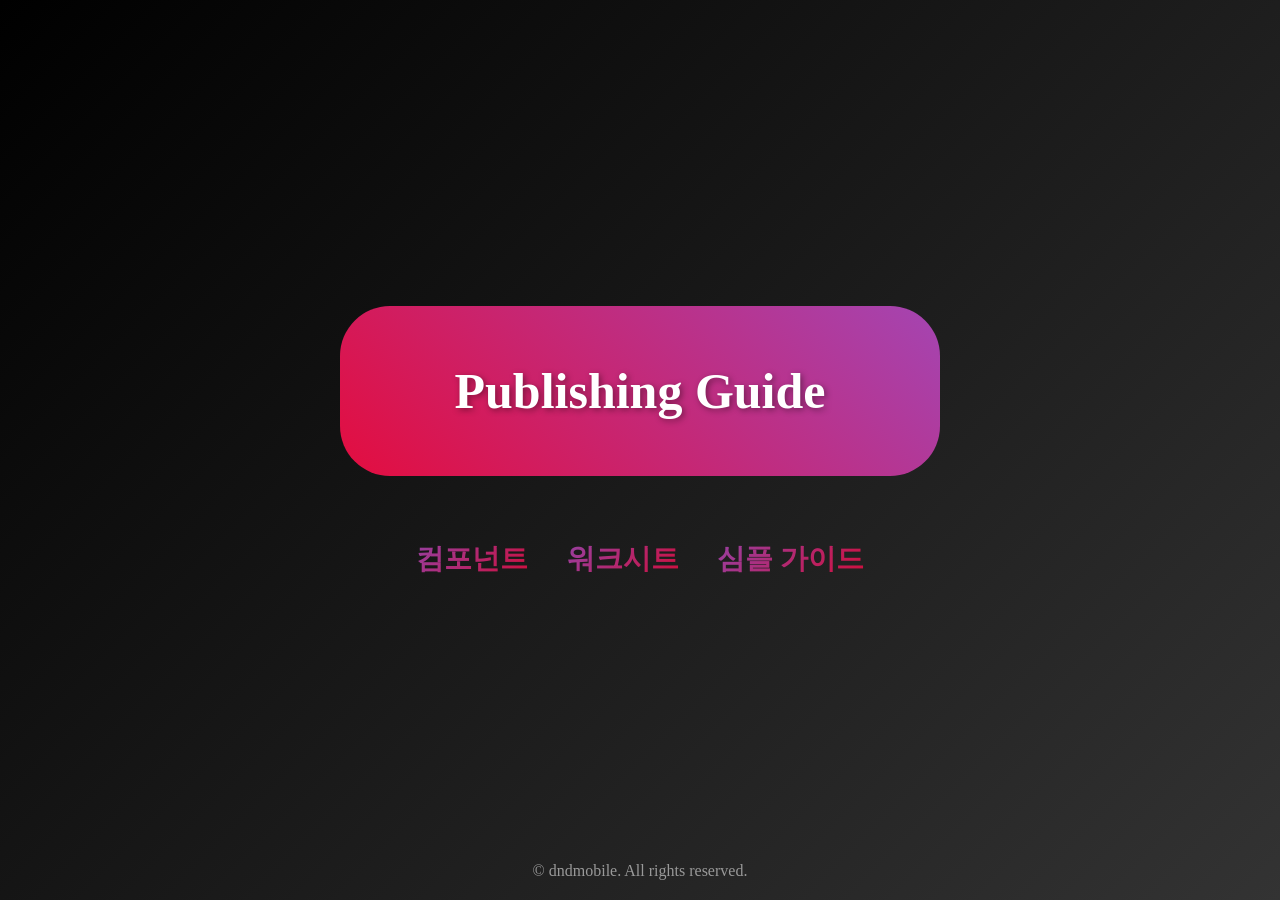
<file: index.html>
<!DOCTYPE html>
<html lang="ko">
<head>
  <meta http-equiv="Content-Type" content="text/html; charset=UTF-8">
  <meta name="viewport" content="width=device-width, initial-scale=1.0, maximum-scale=1.0, user-scalable=yes">
  <meta http-equiv="X-UA-Compatible" content="ie=edge">
  <meta name="format-detection" content="telephone=no">
  <link href="./index.css" rel="stylesheet" />
  <title>Publishing Guide</title>
</head>
<body>
  <div class="container">
    <h1>Publishing Guide</h1>
    <div class="btn-wrap">
      <a href="./guide/component.html"><span class="box">컴포넌트</span></a>
      <a href="./guide/workSheet.html"><span class="box">워크시트</span></a>
      <a href="./simple_guide/workList.html"><span class="box">심플 가이드</span></a>
    </div>
  </div>
  <footer>
    © dndmobile. All rights reserved.
  </footer>
</body>
</html>
</file>
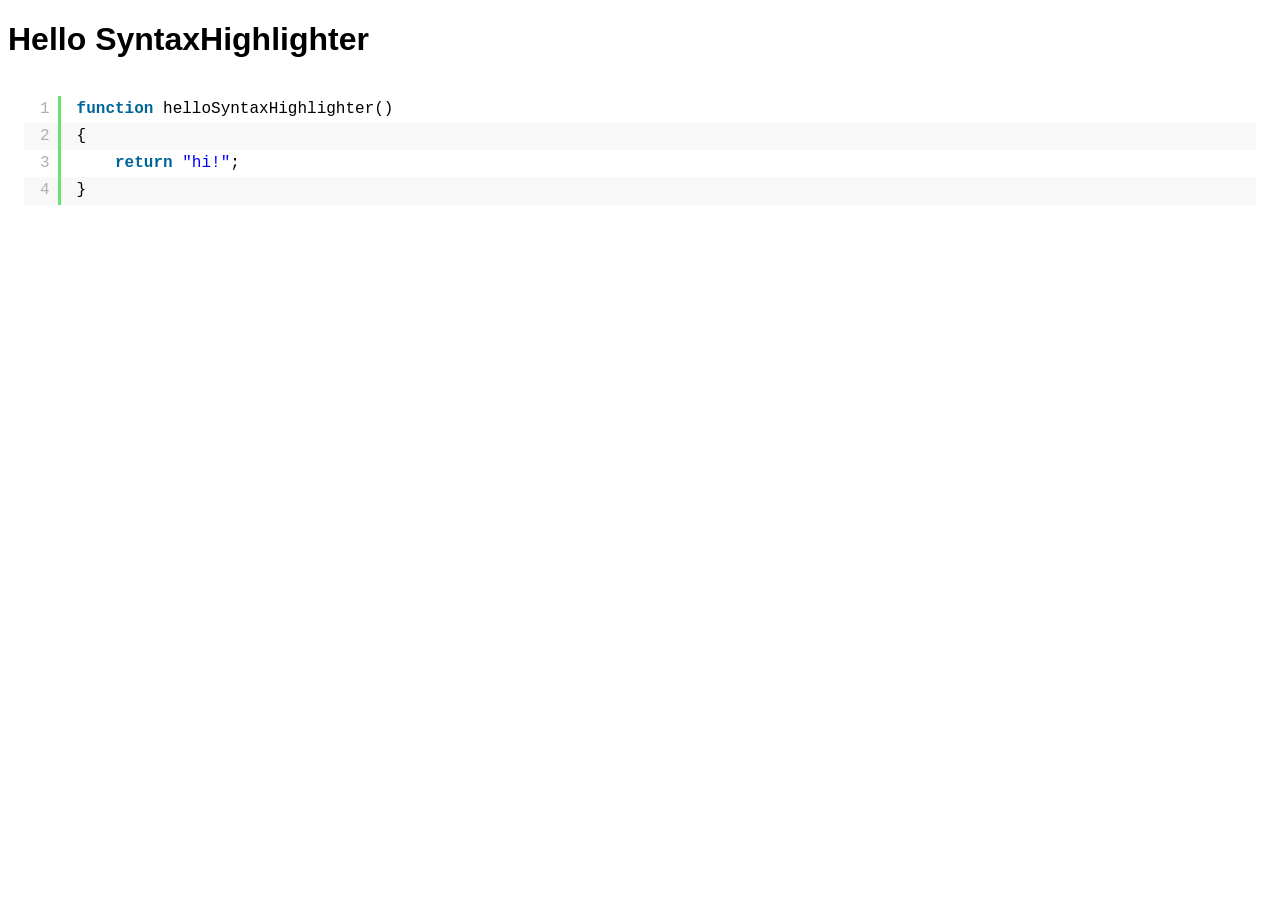
<file: guide/codeview/index.html>
<!DOCTYPE html PUBLIC "-//W3C//DTD XHTML 1.0 Strict//EN" "http://www.w3.org/TR/xhtml1/DTD/xhtml1-strict.dtd">
<html xmlns="http://www.w3.org/1999/xhtml" xml:lang="en" lang="en">
<head>
	<meta http-equiv="Content-Type" content="text/html; charset=UTF-8" />
	<title>Hello SyntaxHighlighter</title>
	<script type="text/javascript" src="scripts/shCore.js"></script>
	<script type="text/javascript" src="scripts/shBrushJScript.js"></script>
	<link type="text/css" rel="stylesheet" href="styles/shCoreDefault.css"/>
	<script type="text/javascript">SyntaxHighlighter.all();</script>
</head>

<body style="background: white; font-family: Helvetica">

<h1>Hello SyntaxHighlighter</h1>
<pre class="brush: js;">
function helloSyntaxHighlighter()
{
	return "hi!";
}
</pre>

</html>
</file>
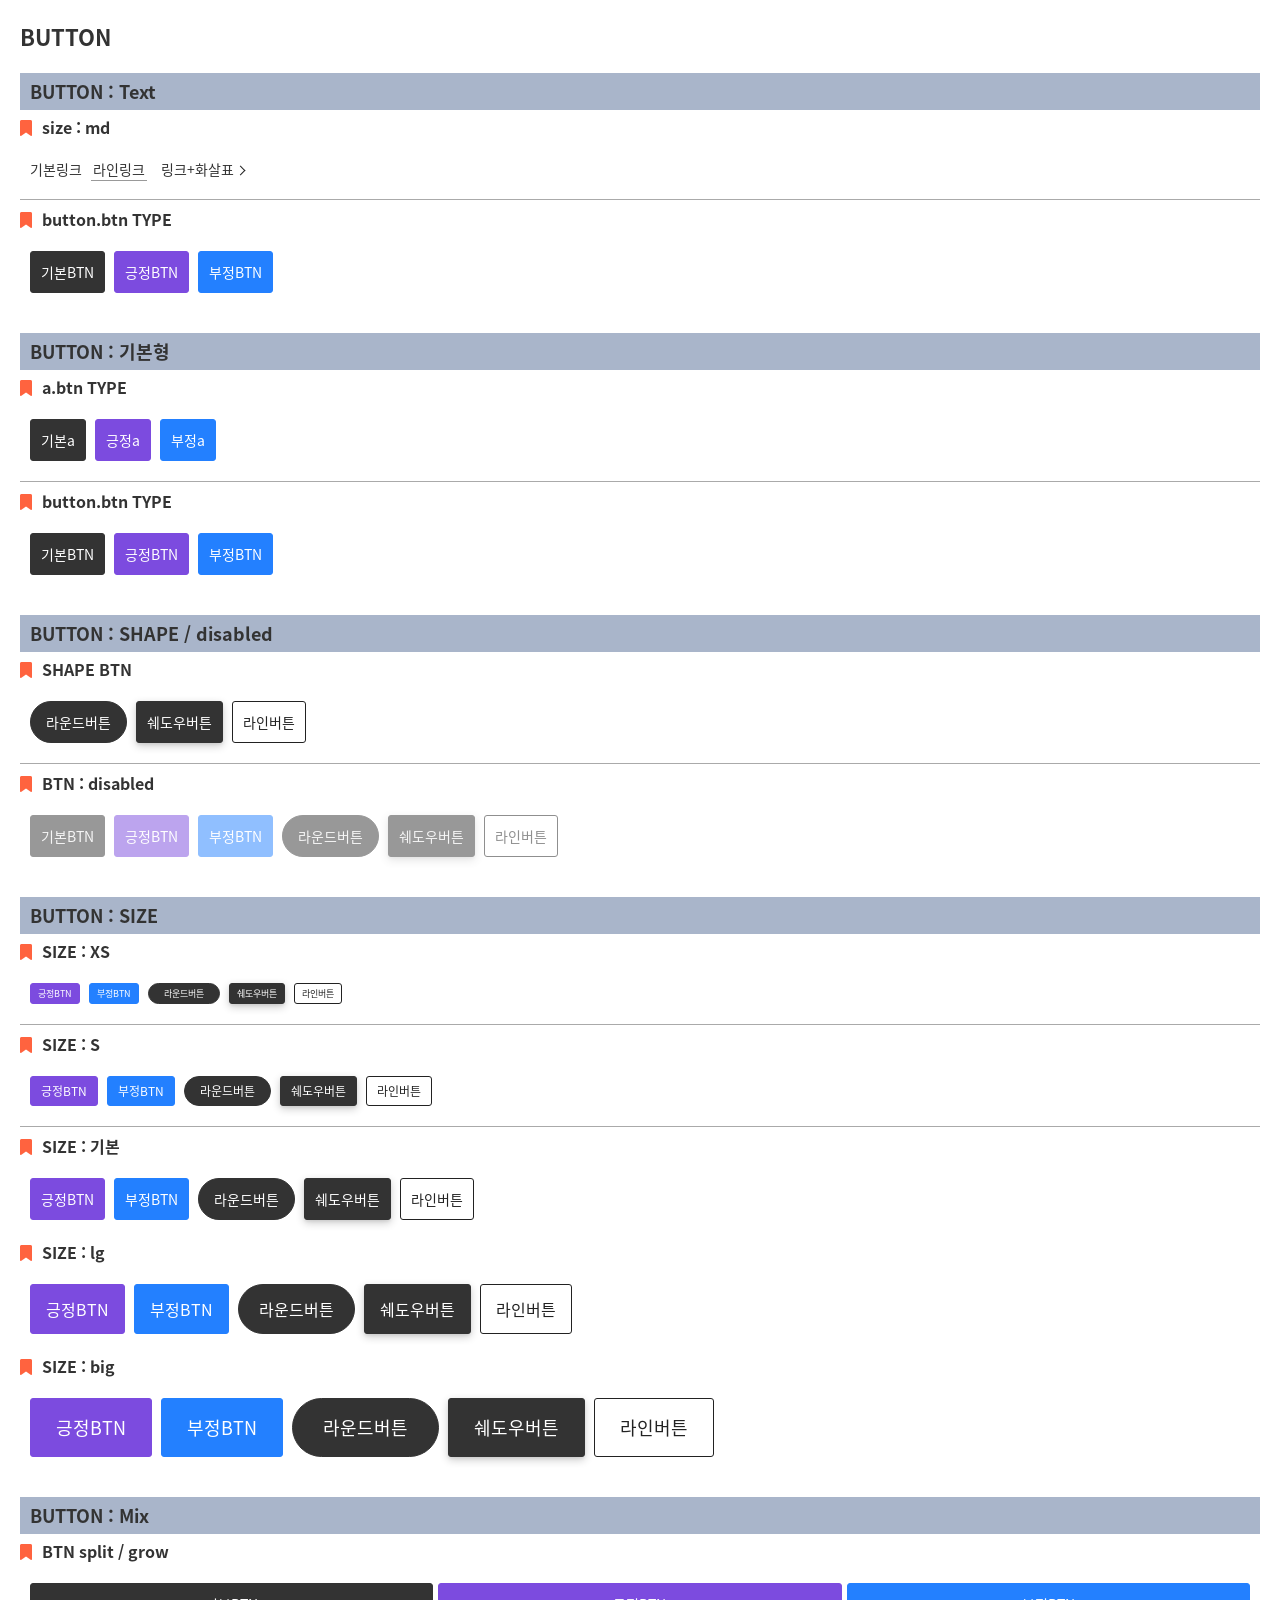
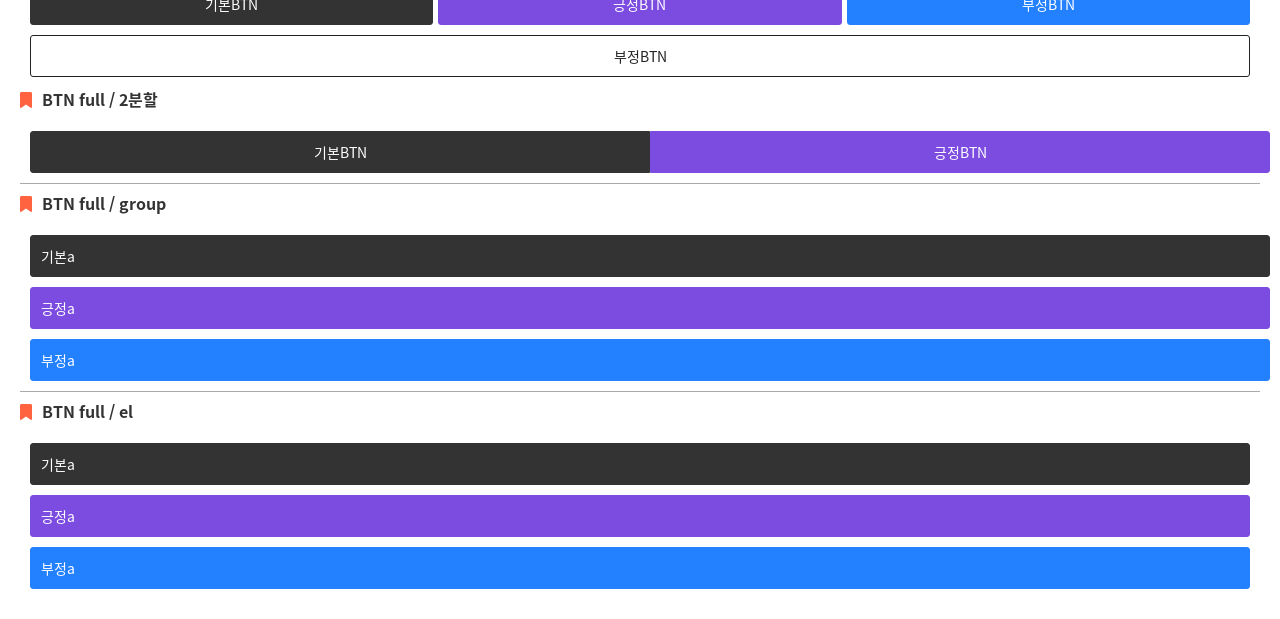
<file: component/button.html>
<!DOCTYPE html>
<html lang="ko">
<head>
    <meta charset="UTF-8">
    <meta http-equiv="X-UA-Compatible" content="IE=edge">
    <meta name="format-detection" content="telephone=no">
    <meta name="viewport" content="width=device-width, initial-scale=1, minimal-ui, viewport-fit=cover, user-scalable=no">
    <title>버튼</title>
    
    <!-- [S] PUBLISH COMMON STYLE -->
    <link rel="stylesheet" href="../com/css/cm.common.css">
    <!-- [E] PUBLISH COMMON STYLE -->

    <!-- [S] PAGES - STYLE -->
    <link rel="stylesheet" href="">
    <!-- [E] PAGES - STYLE -->

    <!-- [S] LIBRARY - SCRIPT -->
    <script src="../com/js/lib/lib.jquery-3.6.3.min.js"></script>
    <script src="../com/js/lib/lib.jquery-ui-1.13.2.js"></script>
    <!-- [E] LIBRARY - SCRIPT -->
</head>
<body>
    <div id="cp-wrap">
        <div id="cp-container">
            <h1 class="cp-tit dep01">BUTTON</h1>

            <section class="cp-content">
                <h2 class="cp-tit dep02">BUTTON : Text</h2>
                <div class="component">
                    <h3 class="cp-tit dep03">size : md</h3>
                    <div class="btnWrap">
                        <a href="#" class="btn btn-size md txt" aria-role="button">기본링크</a>
                        <a href="#" class="btn btn-size md txt uline" aria-role="button">라인링크</a>
                        <a href="#" class="btn btn-size md ico arrow" aria-role="button">링크+화살표</a>
                    </div>
                    <hr class="hr divice">
                    <h3 class="cp-tit dep03">button.btn TYPE</h3>
                    <div class="btnWrap">
                        <button class="btn btn-size md bg">기본BTN</button>
                        <button class="btn btn-size md bg type2">긍정BTN</button>
                        <button class="btn btn-size md bg type3">부정BTN</button>
                    </div>
                </div>
            </section>


            <section class="cp-content">
                <h2 class="cp-tit dep02">BUTTON : 기본형</h2>
                <div class="component">
                    <h3 class="cp-tit dep03">a.btn TYPE</h3>
                    <div class="btnWrap">
                        <a href="#" class="btn btn-size md bg" aria-role="button">기본a</a>
                        <a href="#" class="btn btn-size md bg type2" aria-role="button">긍정a</a>
                        <a href="#" class="btn btn-size md bg type3" aria-role="button">부정a</a>
                    </div>
                    <hr class="hr divice">
                    <h3 class="cp-tit dep03">button.btn TYPE</h3>
                    <div class="btnWrap">
                        <button class="btn btn-size md bg">기본BTN</button>
                        <button class="btn btn-size md bg type2">긍정BTN</button>
                        <button class="btn btn-size md bg type3">부정BTN</button>
                    </div>
                </div>
            </section>

            <section class="cp-content">
                <h2 class="cp-tit dep02">BUTTON : SHAPE / disabled</h2>
                <div class="component">
                    <h3 class="cp-tit dep03">SHAPE BTN</h3>
                    <div class="btnWrap">
                        <a href="#" class="btn btn-size md round">라운드버튼</a>
                        <a href="#" class="btn btn-size md shadow">쉐도우버튼</a>
                        <a href="#" class="btn btn-size md line">라인버튼</a>
                        
                    </div>
                    <hr class="hr divice">
                    <h3 class="cp-tit dep03">BTN : disabled</h3>
                    <div class="btnWrap">
                        <button class="btn btn-size md bg" disabled>기본BTN</button>
                        <button class="btn btn-size md bg type2" disabled>긍정BTN</button>
                        <button class="btn btn-size md bg type3" disabled>부정BTN</button>
                        
                        <a href="#" class="btn btn-size md round disabled">라운드버튼</a>
                        <a href="#" class="btn btn-size md shadow disabled">쉐도우버튼</a>
                        <a href="#" class="btn btn-size md line disabled">라인버튼</a>
                    </div>
                </div>
            </section>

            <section class="cp-content">
                <h2 class="cp-tit dep02">BUTTON : SIZE</h2>
                <div class="component">
                    <h3 class="cp-tit dep03">SIZE : XS</h3>
                    <div class="btnWrap">
                        <button class="btn btn-size xs bg type2">긍정BTN</button>
                        <button class="btn btn-size xs bg type3">부정BTN</button>
                        <a href="#" class="btn btn-size xs round">라운드버튼</a>
                        <a href="#" class="btn btn-size xs shadow">쉐도우버튼</a>
                        <a href="#" class="btn btn-size xs line">라인버튼</a>
                    </div>

                    <hr class="hr divice">

                    <h3 class="cp-tit dep03">SIZE : S</h3>
                    <div class="btnWrap">
                        <button class="btn btn-size s bg type2">긍정BTN</button>
                        <button class="btn btn-size s bg type3">부정BTN</button>
                        <a href="#" class="btn btn-size s round">라운드버튼</a>
                        <a href="#" class="btn btn-size s shadow">쉐도우버튼</a>
                        <a href="#" class="btn btn-size s line">라인버튼</a>
                    </div><hr class="hr divice">

                    <h3 class="cp-tit dep03">SIZE : 기본</h3>
                    <div class="btnWrap">
                        <button class="btn btn-size md bg type2">긍정BTN</button>
                        <button class="btn btn-size md bg type3">부정BTN</button>
                        <a href="#" class="btn btn-size md round">라운드버튼</a>
                        <a href="#" class="btn btn-size md shadow">쉐도우버튼</a>
                        <a href="#" class="btn btn-size md line">라인버튼</a>
                    </div>

                    <h3 class="cp-tit dep03">SIZE : lg</h3>
                    <div class="btnWrap">
                        <button class="btn btn-size lg bg type2">긍정BTN</button>
                        <button class="btn btn-size lg bg type3">부정BTN</button>
                        <a href="#" class="btn btn-size lg round">라운드버튼</a>
                        <a href="#" class="btn btn-size lg shadow">쉐도우버튼</a>
                        <a href="#" class="btn btn-size lg line">라인버튼</a>
                    </div>

                    <h3 class="cp-tit dep03">SIZE : big</h3>
                    <div class="btnWrap">
                        <button class="btn btn-size xl bg type2">긍정BTN</button>
                        <button class="btn btn-size xl bg type3">부정BTN</button>
                        <a href="#" class="btn btn-size xl round">라운드버튼</a>
                        <a href="#" class="btn btn-size xl shadow">쉐도우버튼</a>
                        <a href="#" class="btn btn-size xl line">라인버튼</a>
                    </div>
                </div>
                <div class="codeview"></div>
            </section>

            <section class="cp-content">
                <h2 class="cp-tit dep02">BUTTON : Mix</h2>
                <div class="component">
                    <h3 class="cp-tit dep03">BTN split / grow</h3>
                    <div class="btnWrap grow">
                        <button class="btn btn-size md bg">기본BTN</button>
                        <button class="btn btn-size md bg type2">긍정BTN</button>
                        <button class="btn btn-size md bg type3">부정BTN</button>
                        <button class="btn btn-size md bg line full">부정BTN</button>
                        
                    </div>
                    <h3 class="cp-tit dep03">BTN full / 2분할</h3>
                    <div class="btnWrap grow full">
                        <button class="btn btn-size md bg">기본BTN</button>
                        <button class="btn btn-size md bg type2">긍정BTN</button>
                        
                    </div>
                    <hr class="hr divice">
                    <h3 class="cp-tit dep03">BTN full / group</h3>
                    <div class="btnWrap full">
                        <a href="#" class="btn btn-size md bg" aria-role="button">기본a</a>
                        <a href="#" class="btn btn-size md bg type2" aria-role="button">긍정a</a>
                        <a href="#" class="btn btn-size md bg type3" aria-role="button">부정a</a>
                    </div>
                    <hr class="hr divice">

                    <h3 class="cp-tit dep03">BTN full / el</h3>
                    <div class="btnWrap">
                        <a href="#" class="btn btn-size md bg full" aria-role="button">기본a</a>
                        <a href="#" class="btn btn-size md bg type2 full" aria-role="button">긍정a</a>
                        <a href="#" class="btn btn-size md bg type3 full" aria-role="button">부정a</a>
                    </div>
                </div>
            </section>


        </div>
    </div>
</body>
</html>
</file>
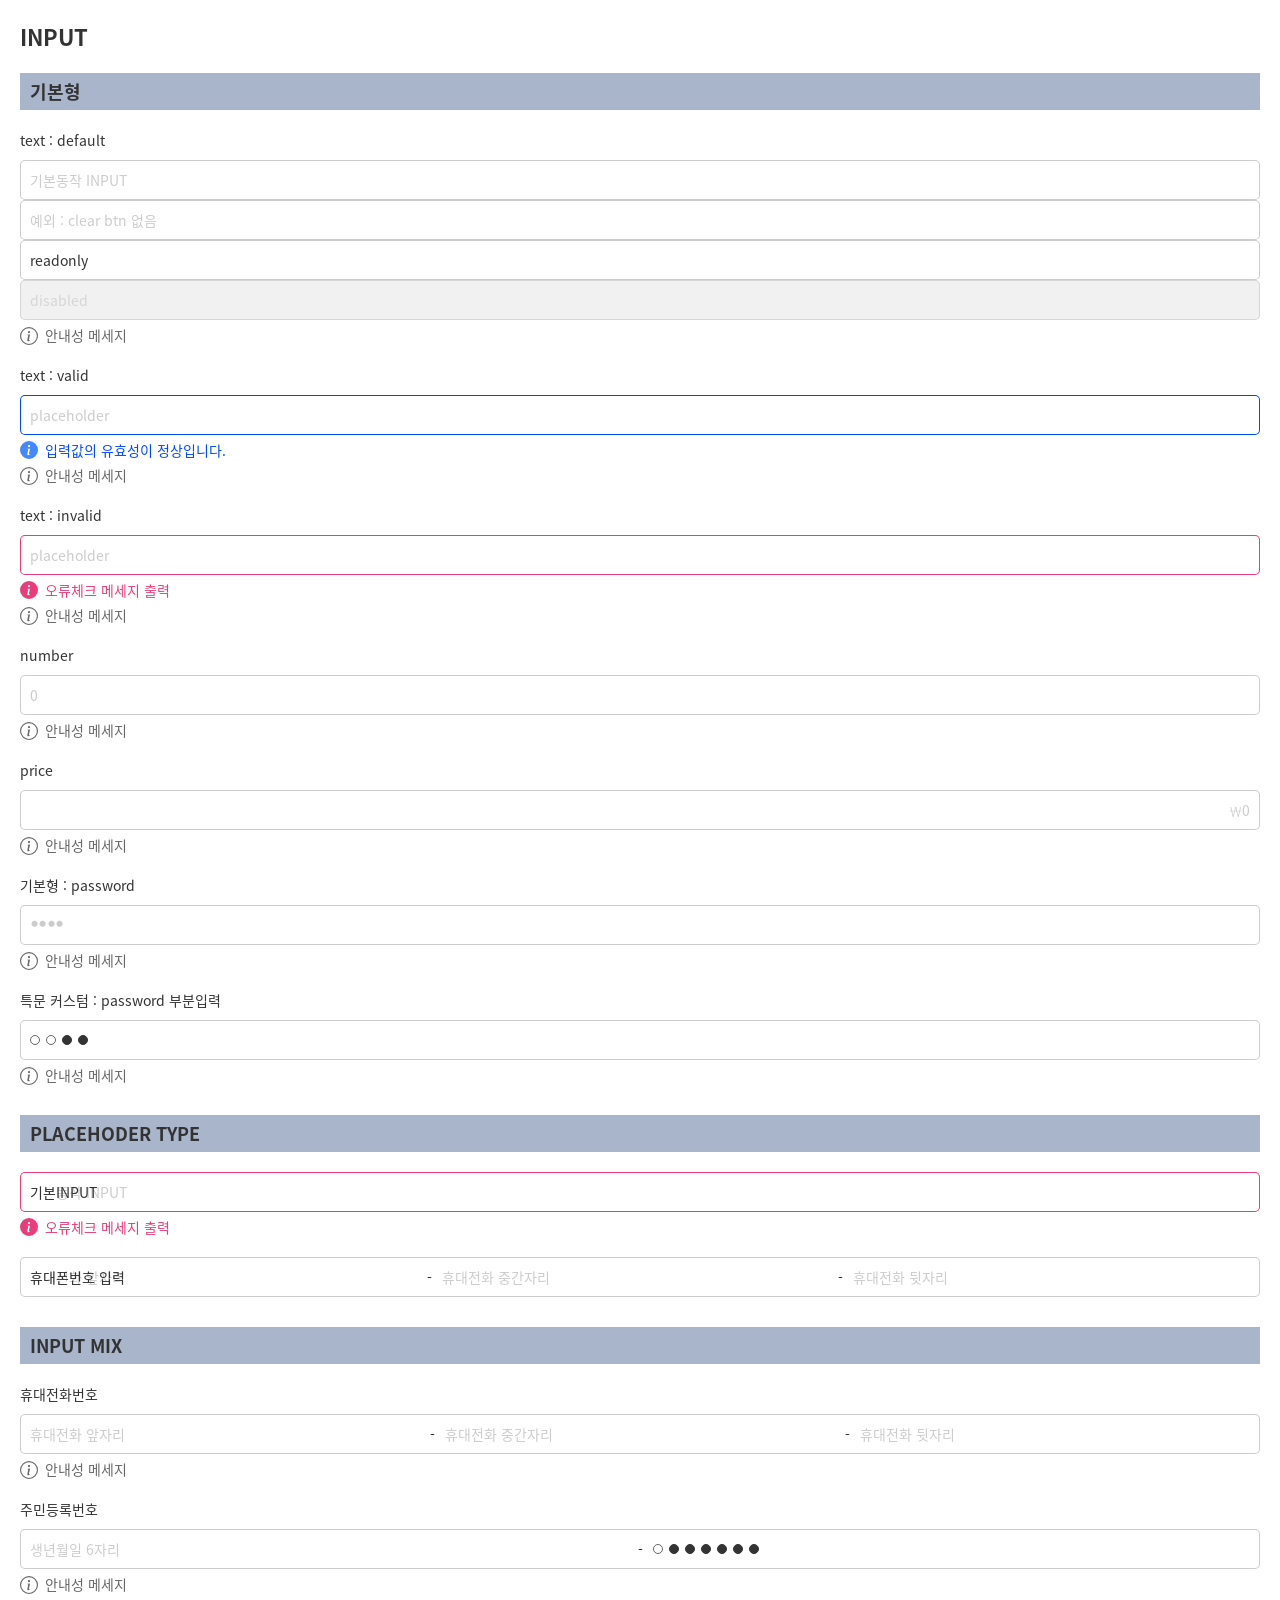
<file: component/input.html>
<!DOCTYPE html>
<html lang="ko">
<head>
    <meta charset="UTF-8">
    <meta http-equiv="X-UA-Compatible" content="IE=edge">
    <meta name="format-detection" content="telephone=no">
    <meta name="viewport" content="width=device-width, initial-scale=1, minimal-ui, viewport-fit=cover, user-scalable=no">
    <title>폼요소 : INPUT</title>
    
    <!-- [S] PUBLISH COMMON STYLE -->
    <link rel="stylesheet" href="../com/css/cm.common.css">
    <!-- [E] PUBLISH COMMON STYLE -->

    <!-- [S] PAGES - STYLE -->
    <link rel="stylesheet" href="">
    <!-- [E] PAGES - STYLE -->

    <!-- [S] LIBRARY - SCRIPT -->
    <script src="../com/js/lib/lib.jquery-3.6.3.min.js"></script>
    <script src="../com/js/lib/lib.jquery-ui-1.13.2.js"></script>
    <!-- [E] LIBRARY - SCRIPT -->
</head>
<body>
    <div id="cp-wrap">
        <div id="cp-container">
            <h1 class="cp-tit dep01">INPUT</h1>

            <section class="cp-content">
                <h2 class="cp-tit dep02">기본형</h2>
                <div class="field">
                    <label class="field-label">text : default</label>
                    <div class="field-outline">
                      <div class="field-input grow _input">
                        <input type="text" placeholder="기본동작 INPUT" title="">
                      </div>
                    </div>
                    <div class="field-outline">
                      <div class="field-input grow _input exp"><!-- .exp 클래스 추가시 input clear btn 생성되지 않음 -->
                        <input type="text" placeholder="예외 : clear btn 없음" title="">
                      </div>
                    </div>
                    <div class="field-outline readonly">
                      <div class="field-input grow _input">
                        <input type="text" value="readonly" readonly="readonly">
                      </div>
                    </div>
                    <div class="field-outline disabled">
                      <div class="field-input grow _input">
                        <input type="text" placeholder="disabled" disabled="disabled">
                      </div>
                      <!-- <button type="button" class="field-btn _input-clear  ico ico-clear">
                        <span class="hide">입력값삭제</span>
                      </button> -->
                    </div>
                    <p class="field-msg">
                      <span class="ico ico-error txt-r">오류체크 메세지 출력</span>
                    </p>
                    <p class="field-info">
                      <span class="ico ico-info txt-r">안내성 메세지</span>
                    </p>
                  </div>

                  <div class="field valid">
                    <label class="field-label">text : valid</label>
                    <div class="field-outline">
                      <div class="field-input grow _input">
                        <input type="text" placeholder="placeholder">
                      </div>
                      <!-- <button type="button" class="field-btn _input-clear  ico ico-clear">
                        <span class="hide">입력값삭제</span>
                      </button> -->
                    </div>
                    <p class="field-msg">
                      <span class="ico ico-error txt-r">입력값의 유효성이 정상입니다.</span>
                    </p>
                    <p class="field-info">
                      <span class="ico ico-info txt-r">안내성 메세지</span>
                    </p>
                  </div>

                  <div class="field invalid">
                    <label class="field-label">text : invalid</label>
                    <div class="field-outline">
                      <div class="field-input grow _input">
                        <input type="text" placeholder="placeholder">
                      </div>
                      <!-- <button type="button" class="field-btn _input-clear  ico ico-clear">
                        <span class="hide">입력값삭제</span>
                      </button> -->
                    </div>
                    <p class="field-msg">
                      <span class="ico ico-error txt-r">오류체크 메세지 출력</span>
                    </p>
                    <p class="field-info">
                      <span class="ico ico-info txt-r">안내성 메세지</span>
                    </p>
                  </div>

                  <div class="field">
                    <label  class="field-label">number</label>
                    <div class="field-outline">
                      <div class="field-input grow _input">
                        <input type="tel" class="_format _number" placeholder="0">
                      </div>
                      <!-- <button type="button" class="field-btn _input-clear  ico ico-clear">
                        <span class="hide">입력값삭제</span>
                      </button> -->
                    </div>
                    <p class="field-msg">
                      <span class="ico ico-error txt-r">오류체크 메세지 출력</span>
                    </p>
                    <p class="field-info">
                      <span class="ico ico-info txt-r">안내성 메세지</span>
                    </p>
                  </div>

                  <div class="field">
                    <label class="field-label">price</label>
                    <div class="field-outline">
                      <div class="field-input grow _input">
                        <input type="tel" class="_format _price alR" placeholder="₩0">
                      </div>
                      <!-- <button type="button" class="field-btn _input-clear  ico ico-clear">
                        <span class="hide">입력값삭제</span>
                      </button> -->
                    </div>
                    <p class="field-msg">
                      <span class="ico ico-error txt-r">오류체크 메세지 출력</span>
                    </p>
                    <p class="field-info">
                      <span class="ico ico-info txt-r">안내성 메세지</span>
                    </p>
                  </div>

                  <div class="field">
                    <label class="field-label">기본형 : password</label>
                    <div class="field-outline">
                      <div class="field-input grow _input">
                        <input type="password" class="_format _password" placeholder="●●●●" maxlength="4">
                      </div>
                    </div>
                    <p class="field-msg">
                      <span class="ico ico-error txt-r">오류체크 메세지 출력</span>
                    </p>
                    <p class="field-info">
                      <span class="ico ico-info txt-r">안내성 메세지</span>
                    </p>
                  </div>

                  <div class="field">
                    <label class="field-label">특문 커스텀 : password 부분입력</label>
                    <div class="field-outline pw-group">
                      <div class="field-input grow _input">
                        <label class="_secureTxt" data-length="4" data-secureLine="2">
                          <input type="password" class="_format _password" placeholder="" maxlength="2">
                        </label>
                      </div>
                    </div>
                    <p class="field-msg">
                      <span class="ico ico-error txt-r">오류체크 메세지 출력</span>
                    </p>
                    <p class="field-info">
                      <span class="ico ico-info txt-r">안내성 메세지</span>
                    </p>
                  </div>

            </section>

            <section class="cp-content">
              <h2 class="cp-tit dep02">PLACEHODER TYPE</h2>
              <div class="field _label invalid">
                <label class="field-label">기본INPUT</label>
                <div class="field-outline">
                  <div class="field-input grow _input">
                    <input type="text" placeholder="기본동작 INPUT" id="label1" title="" data-target="label1">
                  </div>
                </div>
                <p class="field-msg">
                  <span class="ico ico-error txt-r">오류체크 메세지 출력</span>
                </p>
              </div>

              <div class="field _label">
                <label class="field-label">휴대폰번호 입력</label>
                <div class="field-outline">
                  <div class="field-input grow _input">
                    <input type="tel" class="_format _number" id="mobileNum1" placeholder="휴대전화 앞자리" maxlength="3">
                  </div>
                  <span class="field-txt">-</span>
                  <div class="field-input grow _input">
                    <input type="tel" class="_format _number" id="mobileNum2"  placeholder="휴대전화 중간자리" maxlength="4">
                  </div>
                  <span class="field-txt">-</span>
                  <div class="field-input grow _input">
                    <input type="tel" class="_format _number" placeholder="휴대전화 뒷자리" maxlength="4">
                  </div>
                </div>
                <p class="field-msg">
                  <span class="ico ico-error txt-r">오류체크 메세지 출력</span>
                </p>
              </div>
            </section>

            <section class="cp-content">
              <h2 class="cp-tit dep02">INPUT MIX</h2>
              <div class="field">
                <label class="field-label">휴대전화번호</label>
                <div class="field-outline">
                  <div class="field-input grow _input">
                    <input type="tel" class="_format _number" id="num1" placeholder="휴대전화 앞자리" maxlength="3">
                  </div>
                  <span class="field-txt">-</span>
                  <div class="field-input grow _input">
                    <input type="tel" class="_format _number" placeholder="휴대전화 중간자리" maxlength="4">
                  </div>
                  <span class="field-txt">-</span>
                  <div class="field-input grow _input">
                    <input type="tel" class="_format _number" placeholder="휴대전화 뒷자리" maxlength="4">
                  </div>
                </div>
                <p class="field-msg">
                  <span class="ico ico-error txt-r">오류체크 메세지 출력</span>
                </p>
                <p class="field-info">
                  <span class="ico ico-info txt-r">안내성 메세지</span>
                </p>
              </div>

              <div class="field">
                <label class="field-label">주민등록번호</label>
                <div class="field-outline">
                  <div class="field-input grow _input">
                    <input type="text" class="_format _number" placeholder="생년월일 6자리" maxlength="6">
                  </div>
                  <span class="field-txt">-</span>
                  <div class="field-input grow _input">
                    <label class="_secureTxt _num" data-length="7" data-secureLine="1">
                      <input type="password" class="_format _password" placeholder="" maxlength="1">
                    </label>
                  </div>
                </div>
                <p class="field-msg">
                  <span class="ico ico-error txt-r">오류체크 메세지 출력</span>
                </p>
                <p class="field-info">
                  <span class="ico ico-info txt-r">안내성 메세지</span>
                </p>
              </div>
            </section>

        </div>
    </div>

<!-- [S] PAGES - SCRIPT -->
<script src="./../com/js/ui.component.js"></script>
<!-- [E] PAGES - SCRIPT -->
</body>
</html>
</file>
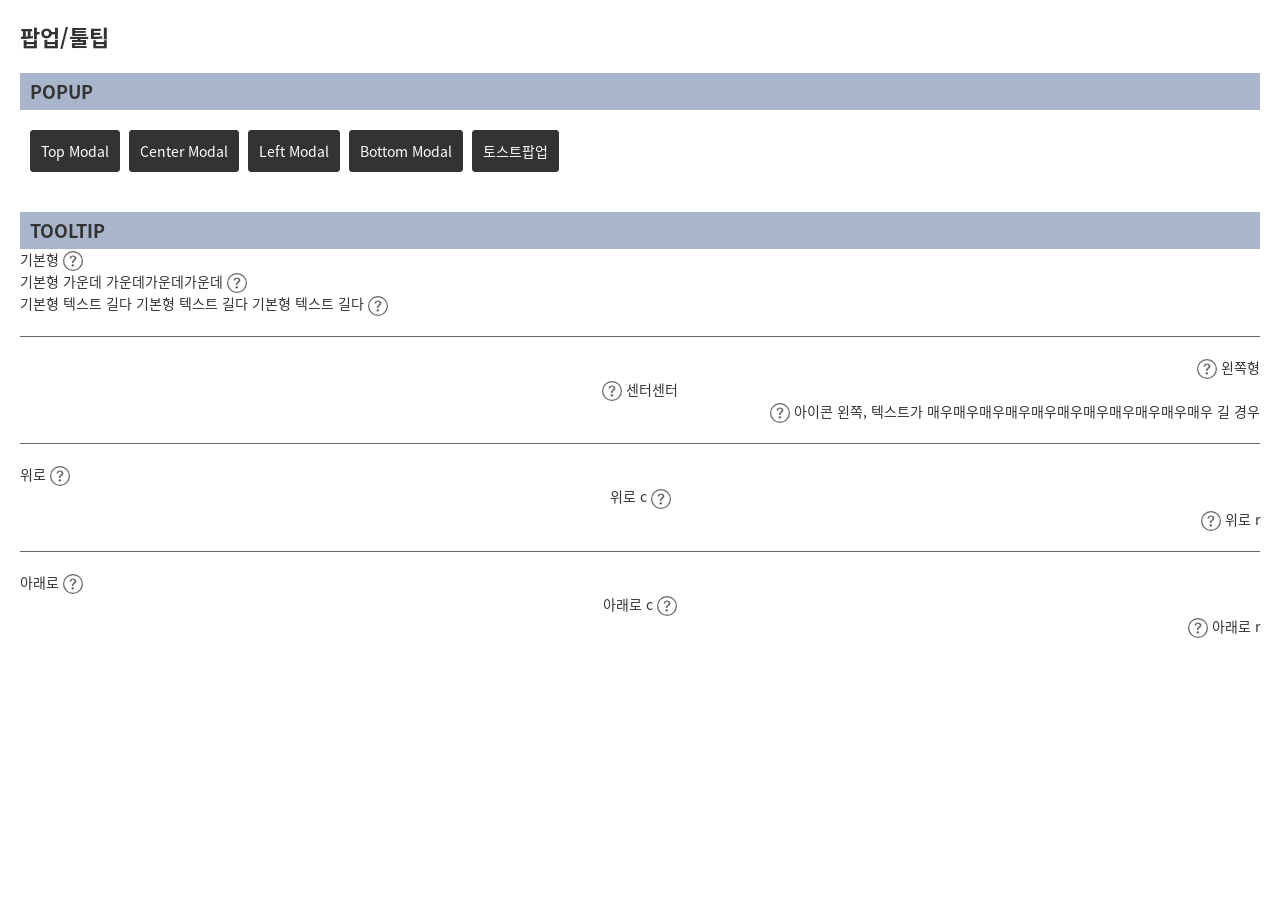
<file: component/popup.html>
<!DOCTYPE html>
<html lang="ko">
<head>
    <meta charset="UTF-8">
    <meta http-equiv="X-UA-Compatible" content="IE=edge">
    <meta name="format-detection" content="telephone=no">
    <meta name="viewport" content="width=device-width, initial-scale=1, minimal-ui, viewport-fit=cover, user-scalable=no">
    <title>팝업/알럿/토스트</title>
    
    <!-- [S] PUBLISH COMMON STYLE -->
    <link rel="stylesheet" href="../com/css/cm.common.css">
    <!-- [E] PUBLISH COMMON STYLE -->

    <!-- [S] PAGES - STYLE -->
    <link rel="stylesheet" href="">
    <!-- [E] PAGES - STYLE -->

    <!-- [S] LIBRARY - SCRIPT -->
    <script src="../com/js/lib/lib.jquery-3.6.3.min.js"></script>
    <script src="../com/js/lib/lib.jquery-ui-1.13.2.js"></script>
    <!-- [E] LIBRARY - SCRIPT -->
</head>
<body>
    <div id="cp-wrap">
        <div id="cp-container">
            <h1 class="cp-tit dep01">팝업/툴팁</h1>

            <section class="cp-content">
                <h2 class="cp-tit dep02">POPUP</h2>

                <div class="btnWrap">
                    <button class="btn btn-size md bg _modalBtn" data-modal="modal1">Top Modal</button>
                    <button class="btn btn-size md bg _modalBtn" data-modal="modal2">Center Modal</button>
                    <button class="btn btn-size md bg _modalBtn" data-modal="modal3">Left Modal</button>
                    <button class="btn btn-size md bg _modalBtn" data-modal="modal4">Bottom Modal</button>
                    <button class="btn btn-size md bg _toastBtn" data-toast="토스트 팝업메세지를 출력" >토스트팝업</button>
                </div>

                <div class="modalPop _top" modal-target="modal1">
                    <div class="modalWrap">
                        <div class="modal-header">
                            <a href="#" class="ico ico-his-prev" role="button"><span class="hide">이전페이지</span></a>
                            <h1 class="mp-title dep01">Top Modal</h1>
                            <a href="#" class="btn-close-pop ico ico-pop-close" role="button"><span class="hide">창닫기</span></a>
                        </div>
                        <div class="modal-container"><p>Top Modal Content</p></div>
                        <div class="modal-footer">
                            <div class="btnWrap grow">
                                <button class="btn btn-size md type2 bg">확인</button>
                                <button class="btn btn-size md bg btn-close-pop">취소</button>
                            </div>
                        </div>
                    </div>
                </div>
            
                <div class="modalPop _center" modal-target="modal2">
                    <div class="modalWrap">
                        <div class="modal-header">
                            <!-- <a href="#" class="ico ico-his-prev" role="button"><span class="hide">이전페이지</span></a> -->
                            <h1 class="mp-title dep01">Center Modal</h1>
                            <a href="#" class="btn-close-pop ico ico-pop-close" role="button"><span class="hide">창닫기</span></a>
                        </div>
                        <div class="modal-container"><p>Center Modal Content</p></div>
                        <div class="btnWrap grow">
                            <button class="btn btn-size md type2 bg btn-close-pop">확인</button>
                        </div>
                    </div>
                </div>
            
                <div class="modalPop _left" modal-target="modal3">
                    <div class="modalWrap">
                        <div class="modal-header">
                            <a href="#" class="ico ico-his-prev" role="button"><span class="hide">이전페이지</span></a>
                            <h1 class="mp-title dep01">Left Modal</h1>
                            <a href="#" class="btn-close-pop ico ico-pop-close" role="button"><span class="hide">창닫기</span></a>
                        </div>
                        <div class="modal-container"><p>Left Modal Content</p></div>
                        <div class="modal-footer">
                            <div class="btnWrap grow">
                                <button class="btn btn-size md type2 bg">확인</button>
                                <button class="btn btn-size md bg btn-close-pop">취소</button>
                            </div>
                        </div>
                    </div>
                </div>
            
                <div class="modalPop _bottom" modal-target="modal4">
                    <div class="modalWrap">
                        <div class="modal-header">
                            <!-- <a href="#" class="ico ico-his-prev" role="button"><span class="hide">이전페이지</span></a> -->
                            <h1 class="mp-title dep01">Bottom Modal</h1>
                            <a href="#" class="btn-close-pop ico ico-pop-close" role="button"><span class="hide">창닫기</span></a>
                        </div>
                        <div class="modal-container"><p style="height:1000px; background:yellow">Bottom Modal Content</p></div>
                        <div class="modal-footer">
                            <div class="btnWrap grow">
                                <button class="btn btn-size md type2 bg">확인</button>
                                <button class="btn btn-size md bg btn-close-pop">취소</button>
                            </div>
                        </div>
                    </div>
                </div>

            </section>

            <section class="cp-content">
              <h2 class="cp-tit dep02">TOOLTIP</h2>
              <div class="tooltipWrap">
                기본형
                <a href="javascript:;" class="ico ico-tooltip"
                  aria-role="button"
                  data-focus="false"
                  data-direction="default"
                  data-message="ToolTip Default :<br><br> 일이삼사오육칠팔구십일이삼사오<br>ToolTip message"
                  data-toggle="tooltip">
                  <span class="hide">툴팁</span>
                </a>
              </div>
              <div class="tooltipWrap">
                기본형 가운데 가운데가운데가운데
                <a href="javascript:;" class="ico ico-tooltip"
                  aria-role="button"
                  data-focus="false"
                  data-direction="default"
                  data-message="ToolTip message : Default <br> ToolTip message <br> ToolTip message"
                  data-toggle="tooltip">
                  <span class="hide">툴팁</span>
                </a>
              </div>
              <div class="tooltipWrap">
                기본형 텍스트 길다 기본형 텍스트 길다 기본형 텍스트 길다
                <a href="javascript:;" class="ico ico-tooltip"
                  aria-role="button"
                  data-focus="false"
                  data-direction="default"
                  data-message="ToolTip message : Default <br> ToolTip message <br> ToolTip message"
                  data-toggle="tooltip">
                  <span class="hide">툴팁</span>
                </a>
              </div>
              
              <hr style="height: 1px; margin: 2rem 0; border:0; border-top: 1px solid #666;">

              <div class="tooltipWrap r">
                <a href="javascript:;" class="ico ico-tooltip" aria-role="button"
                  data-focus="false"
                  data-direction="left"
                  data-message="ToolTip message : LEFT <br> ToolTip message <br> ToolTip message"
                  data-toggle="tooltip">
                  <span class="hide">툴팁</span>
                </a>
                왼쪽형
              </div>
              <div class="tooltipWrap c">
                <a href="javascript:;" class="ico ico-tooltip" aria-role="button"
                  data-focus="false"
                  data-direction="left"
                  data-message="ToolTip message : LEFT <br> ToolTip message <br> ToolTip message"
                  data-toggle="tooltip">
                  <span class="hide">툴팁</span>
                </a>
                센터센터
              </div>
              <div class="tooltipWrap r">
                <a href="javascript:;" class="ico ico-tooltip" aria-role="button"
                  data-focus="false"
                  data-direction="left"
                  data-message="ToolTip message : LEFT <br> ToolTip message <br> ToolTip message"
                  data-toggle="tooltip">
                  <span class="hide">툴팁</span>
                </a> 
                아이콘 왼쪽, 텍스트가 매우매우매우매우매우매우매우매우매우매우매우 길 경우
              </div>
              
              <hr style="height: 1px; margin: 2rem 0; border:0; border-top: 1px solid #666;">

              <div class="tooltipWrap">
                위로
                <a href="javascript:;" class="ico ico-tooltip" aria-role="button"
                  data-focus="false"
                  data-direction="top"
                  data-message="ToolTip message : TOP <br> ToolTip message <br> ToolTip message"
                  data-toggle="tooltip">
                  <span class="hide">툴팁</span>
                </a>
              </div>
              <div class="tooltipWrap c">
                위로 c
                <a href="javascript:;" class="ico ico-tooltip" aria-role="button"
                  data-focus="false"
                  data-direction="top"
                  data-message="ToolTip message : TOP <br> ToolTip message <br> ToolTip message"
                  data-toggle="tooltip">
                  <span class="hide">툴팁</span>
                </a>
              </div>
              <div class="tooltipWrap r">
                <a href="javascript:;" class="ico ico-tooltip" aria-role="button"
                  data-focus="false"
                  data-direction="top"
                  data-message="ToolTip message : TOP <br> ToolTip message <br> ToolTip message"
                  data-toggle="tooltip">
                  <span class="hide">툴팁</span>
                </a>
                위로 r
              </div>

              <hr style="height: 1px; margin: 2rem 0; border:0; border-top: 1px solid #666;">

              <div class="tooltipWrap">
                아래로
                <a href="javascript:;" class="ico ico-tooltip" aria-role="button"
                  data-focus="false"
                  data-direction="bottom"
                  data-message="ToolTip message : BOTTOM <br> ToolTip message <br> ToolTip message"
                  data-toggle="tooltip">
                  <span class="hide">툴팁</span>
                </a>
              </div>
              
              <div class="tooltipWrap c">
                아래로 c
                <a href="javascript:;" class="ico ico-tooltip" aria-role="button"
                  data-focus="false"
                  data-direction="bottom"
                  data-message="ToolTip message : BOTTOM <br> ToolTip message <br> ToolTip message"
                  data-toggle="tooltip">
                  <span class="hide">툴팁</span>
                </a>
              </div>
              
              <div class="tooltipWrap r">
                <a href="javascript:;" class="ico ico-tooltip" aria-role="button"
                  data-focus="false"
                  data-direction="bottom"
                  data-message="ToolTip message : BOTTOM <br> ToolTip message <br> ToolTip message"
                  data-toggle="tooltip">
                  <span class="hide">툴팁</span>
                </a>
                아래로 r
              </div>
            </section>



        </div>
    </div>

<!-- [S] PAGES - SCRIPT -->
<script src="./../com/js/ui.component.js"></script>
<!-- [E] PAGES - SCRIPT -->
</body>
</html>
</file>
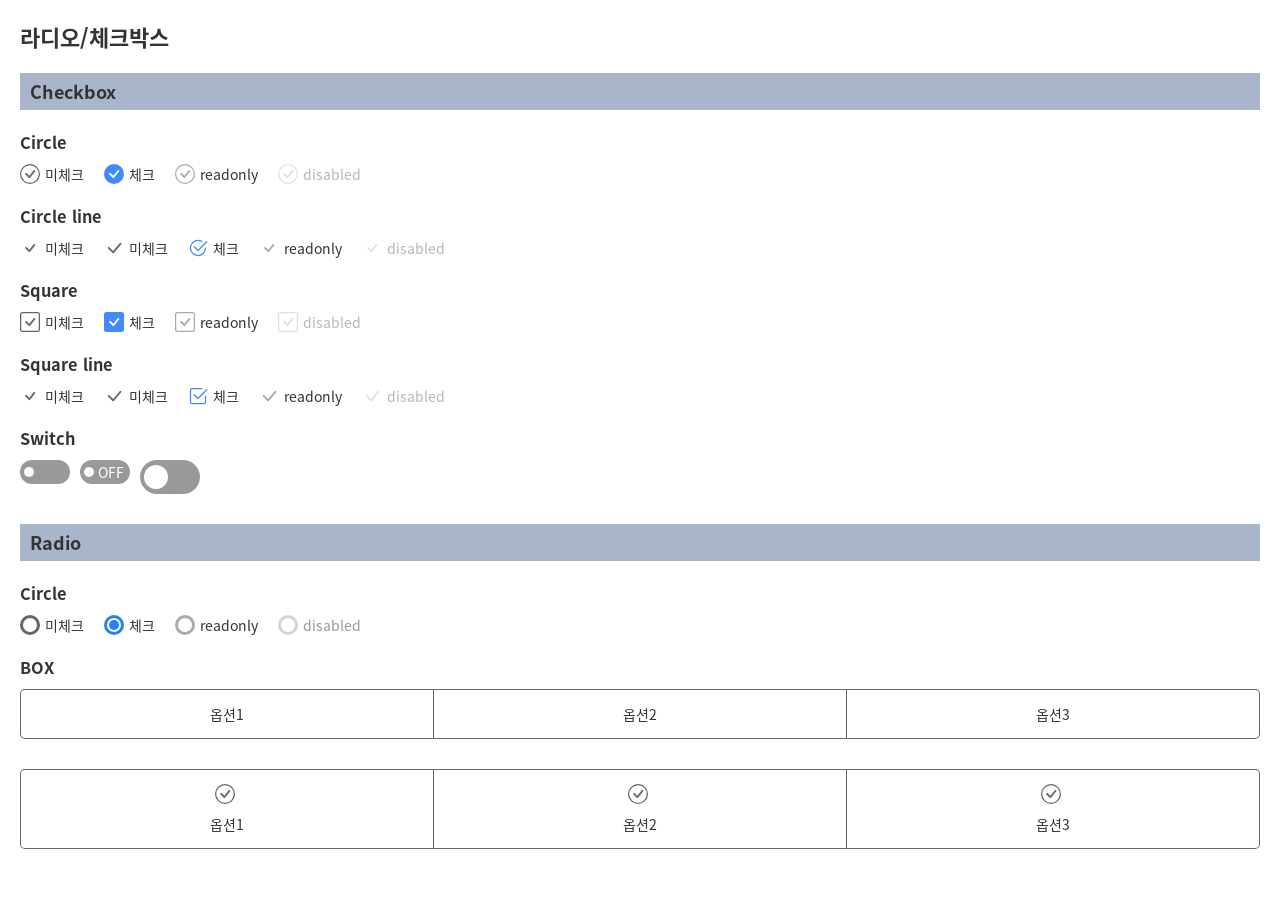
<file: component/rdochk.html>
<!DOCTYPE html>
<html lang="ko">
<head>
    <meta charset="UTF-8">
    <meta http-equiv="X-UA-Compatible" content="IE=edge">
    <meta name="format-detection" content="telephone=no">
    <meta name="viewport" content="width=device-width, initial-scale=1, minimal-ui, viewport-fit=cover, user-scalable=no">
    <title>폼요소 : Radio / Checkbox</title>
    
    <!-- [S] PUBLISH COMMON STYLE -->
    <link rel="stylesheet" href="../com/css/cm.common.css">
    <!-- [E] PUBLISH COMMON STYLE -->

    <!-- [S] PAGES - STYLE -->
    <link rel="stylesheet" href="">
    <!-- [E] PAGES - STYLE -->

    <!-- [S] LIBRARY - SCRIPT -->
    <script src="../com/js/lib/lib.jquery-3.6.3.min.js"></script>
    <script src="../com/js/lib/lib.jquery-ui-1.13.2.js"></script>
    <!-- [E] LIBRARY - SCRIPT -->
</head>
<body>
    <div id="cp-wrap">
        <div id="cp-container">
            <h1 class="cp-tit dep01">라디오/체크박스</h1>

            <section class="cp-content">
              <h2 class="cp-tit dep02">Checkbox</h2>
              <div class="field">
                  <h3 class="field-label">Circle</h3>
                  <div class="field-group">
                    <label class="field-checkbox">
                      <input type="checkbox">
                      <i class="field-icon"></i>
                      <span class="field-label">미체크</span>
                    </label>
                    <label class="field-checkbox">
                      <input type="checkbox" checked="checked">
                      <i class="field-icon"></i>
                      <span class="field-label">체크</span>
                    </label>
                    <label class="field-checkbox">
                      <input type="checkbox" readonly="readonly">
                      <i class="field-icon"></i>
                      <span class="field-label">readonly</span>
                    </label>
                    <label class="field-checkbox">
                      <input type="checkbox" disabled="disabled">
                      <i class="field-icon"></i>
                      <span class="field-label">disabled</span>
                    </label>
                  </div>
                </div>

                <div class="field c-line">
                  <h3 class="field-label">Circle line</h3>
                  <div class="field-group">
                    <label class="field-checkbox c-line">
                      <input type="checkbox">
                      <i class="field-icon"></i>
                      <span class="field-label">미체크</span>
                    </label>
                    <label class="field-checkbox c-line-lg">
                      <input type="checkbox">
                      <i class="field-icon"></i>
                      <span class="field-label">미체크</span>
                    </label>
                    <label class="field-checkbox c-line">
                      <input type="checkbox" checked="checked">
                      <i class="field-icon"></i>
                      <span class="field-label">체크</span>
                    </label>
                    <label class="field-checkbox c-line">
                      <input type="checkbox" readonly="readonly">
                      <i class="field-icon"></i>
                      <span class="field-label">readonly</span>
                    </label>
                    <label class="field-checkbox c-line">
                      <input type="checkbox" disabled="disabled">
                      <i class="field-icon"></i>
                      <span class="field-label">disabled</span>
                    </label>
                  </div>
                </div>

                <div class="field square">
                  <h3 class="field-label">Square</h3>
                  <div class="field-group">
                    <label class="field-checkbox square">
                      <input type="checkbox">
                      <i class="field-icon"></i>
                      <span class="field-label">미체크</span>
                    </label>
                    <label class="field-checkbox square">
                      <input type="checkbox" checked="checked">
                      <i class="field-icon"></i>
                      <span class="field-label">체크</span>
                    </label>
                    <label class="field-checkbox square">
                      <input type="checkbox" readonly="readonly">
                      <i class="field-icon"></i>
                      <span class="field-label">readonly</span>
                    </label>
                    <label class="field-checkbox square">
                      <input type="checkbox" disabled="disabled">
                      <i class="field-icon"></i>
                      <span class="field-label">disabled</span>
                    </label>
                  </div>
                </div>

                

                <div class="field s-line">
                  <h3 class="field-label">Square line</h3>
                  <div class="field-group">
                    <label class="field-checkbox s-line">
                      <input type="checkbox">
                      <i class="field-icon"></i>
                      <span class="field-label">미체크</span>
                    </label>
                    <label class="field-checkbox s-line-lg">
                      <input type="checkbox">
                      <i class="field-icon"></i>
                      <span class="field-label">미체크</span>
                    </label>
                    <label class="field-checkbox s-line">
                      <input type="checkbox" checked="checked">
                      <i class="field-icon"></i>
                      <span class="field-label">체크</span>
                    </label>
                    <label class="field-checkbox s-line">
                      <input type="checkbox" readonly="readonly">
                      <i class="field-icon"></i>
                      <span class="field-label">readonly</span>
                    </label>
                    <label class="field-checkbox s-line">
                      <input type="checkbox" disabled="disabled">
                      <i class="field-icon"></i>
                      <span class="field-label">disabled</span>
                    </label>
                  </div>
                </div>

                <div class="field">
                  <h3 class="field-label">Switch</h3>
                  <div class="field-group">
                    <label class="field-switch">
                      <input type="checkbox" name="switch">
                      <i class="field-icon"></i>
                    </label>
                    
                    <label class="field-switch txt">
                      <input type="checkbox" name="switch">
                      <i class="field-icon"></i>
                    </label>
                    
                    <label class="field-switch lg">
                      <input type="checkbox" name="switch">
                      <i class="field-icon"></i>
                    </label>

                    <label class="field-switch">
                      <input type="checkbox" name="switch" readonly="readonly" checked="checked">
                      <i class="field-icon"></i>
                    </label>

                    <label class="field-switch">
                      <input type="checkbox" name="switch" disabled="disabled">
                      <i class="field-icon"></i>
                    </label>
                  </div>
                </div>
            </section>

            <section class="cp-content">
              <h2 class="cp-tit dep02">Radio</h2>
              <div class="field">
                  <h3 class="field-label">Circle</h3>
                  <div class="field-group">
                    <label class="field-radio">
                      <input type="radio" name="rdoGroup">
                      <i class="field-icon"></i>
                      <span class="field-label">미체크</span>
                    </label>
                    <label class="field-radio">
                      <input type="radio" name="rdoGroup" checked="checked">
                      <i class="field-icon"></i>
                      <span class="field-label">체크</span>
                    </label>
                    <label class="field-radio">
                      <input type="radio" name="rdoGroup" readonly="readonly">
                      <i class="field-icon"></i>
                      <span class="field-label">readonly</span>
                    </label>
                    <label class="field-radio">
                      <input type="radio" name="rdoGroup" disabled="disabled">
                      <i class="field-icon"></i>
                      <span class="field-label">disabled</span>
                    </label>
                  </div>
                </div>

                <div class="field">
                  <h3 class="field-label">BOX</h3>
                  <div class="field-group opt-box">
                    <label class="field-radio">
                      <input type="radio" name="optBox">
                      <span class="field-label">옵션1</span>
                    </label>
                    <label class="field-radio">
                      <input type="radio" name="optBox">
                      <span class="field-label">옵션2</span>
                    </label>
                    <label class="field-radio">
                      <input type="radio" name="optBox">
                      <span class="field-label">옵션3</span>
                    </label>
                  </div>
                  <div class="field-group opt-box chk">
                    <label class="field-checkbox">
                      <input type="radio" name="optBox2">
                      <!-- <i class="field-ico-chk" style="position:absolute; top:1rem; left:50%; z-index: 2;">1</i> -->
                      <i class="field-icon"></i>
                      <span class="field-label">옵션1</span>
                    </label>
                    <label class="field-checkbox">
                      <input type="radio" name="optBox2">
                      <i class="field-icon"></i>
                      <span class="field-label">옵션2</span>
                    </label>
                    <label class="field-checkbox">
                      <input type="radio" name="optBox2">
                      <i class="field-icon"></i>
                      <span class="field-label">옵션3</span>
                    </label>
                  </div>
                </div>

            </section>

        </div>
    </div>

<!-- [S] PAGES - SCRIPT -->
<script src="./../com/js/ui.component.js"></script>
<!-- [E] PAGES - SCRIPT -->
</body>
</html>
</file>
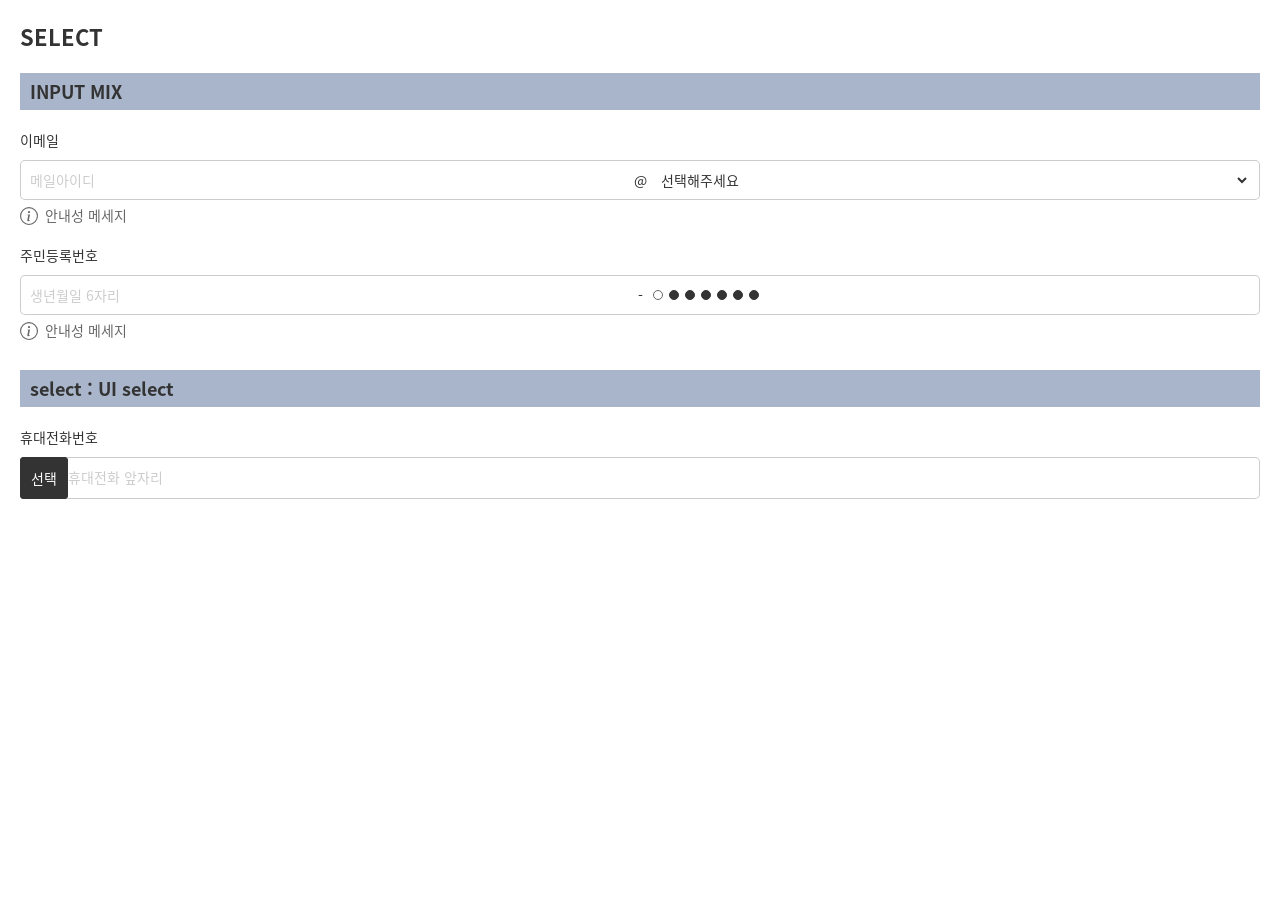
<file: component/select.html>
<!DOCTYPE html>
<html lang="ko">
<head>
    <meta charset="UTF-8">
    <meta http-equiv="X-UA-Compatible" content="IE=edge">
    <meta name="format-detection" content="telephone=no">
    <meta name="viewport" content="width=device-width, initial-scale=1, minimal-ui, viewport-fit=cover, user-scalable=no">
    <title>폼요소 : SELECT</title>
    
    <!-- [S] PUBLISH COMMON STYLE -->
    <link rel="stylesheet" href="../com/css/cm.common.css">
    <!-- [E] PUBLISH COMMON STYLE -->

    <!-- [S] PAGES - STYLE -->
    <link rel="stylesheet" href="">
    <!-- [E] PAGES - STYLE -->

    <!-- [S] LIBRARY - SCRIPT -->
    <script src="../com/js/lib/lib.jquery-3.6.3.min.js"></script>
    <script src="../com/js/lib/lib.jquery-ui-1.13.2.js"></script>
    <!-- [E] LIBRARY - SCRIPT -->
</head>
<body>
    <div id="cp-wrap">
        <div id="cp-container">
            <h1 class="cp-tit dep01">SELECT</h1>

            <section class="cp-content">
              <h2 class="cp-tit dep02">INPUT MIX</h2>
              <div class="field">
                <label class="field-label">이메일</label>
                <div class="field-outline">
                  <div class="field-input grow _input">
                    <input type="tel" class="_format _number" placeholder="메일아이디" maxlength="3">
                  </div>
                  <span class="field-txt">@</span>
                  <div class="field-select grow">
                    <select class="select-sys" title="메일도메인">
                      <option>선택해주세요</option>
                      <option>naver.com</option>
                      <option>daum.net</option>
                      <option>gmail.com</option>
                    </select>
                  </div>
                </div>
                <p class="field-msg">
                  <span class="ico ico-error txt-r">오류체크 메세지 출력</span>
                </p>
                <p class="field-info">
                  <span class="ico ico-info txt-r">안내성 메세지</span>
                </p>
              </div>

              <div class="field">
                <label class="field-label">주민등록번호</label>
                <div class="field-outline">
                  <div class="field-input grow _input">
                    <input type="text" class="_format _number" placeholder="생년월일 6자리" maxlength="6">
                  </div>
                  <span class="field-txt">-</span>
                  <div class="field-input grow _input">
                    <label class="_secureTxt _num" data-length="7" data-secureLine="1">
                      <input type="password" class="_format _password" placeholder="" maxlength="1">
                    </label>
                  </div>
                </div>
                <p class="field-msg">
                  <span class="ico ico-error txt-r">오류체크 메세지 출력</span>
                </p>
                <p class="field-info">
                  <span class="ico ico-info txt-r">안내성 메세지</span>
                </p>
              </div>
            </section>

            <section class="cp-content">
              <h2 class="cp-tit dep02">select : UI select</h2>
              <div class="field">
                <label class="field-label">휴대전화번호</label>
                <div class="field-outline">
                  <button class="btn btn-size md bg _selectBtn" data-select="select1">선택</button>
                  <div class="field-input grow _input">
                    <input type="tel" class="_format _number" placeholder="휴대전화 앞자리" maxlength="3">
                  </div>
                </div>
                <!-- [s] modal : _bottom-->
                <div class="modalPop _bottom" select-target="select1">
                  <div class="modalWrap">
                      <div class="modal-title">
                        <h2 class="tit dep02">통신사를 선택해주세요</h2>
                        <a href="#" class="btn-close-pop ico ico-pop-close" role="button"><span class="hide">창닫기</span></a>
                      </div>
                      <div class="modal-container">
                        <ul class="select-lst">
                          <li><a href="javascript:;" class="sel-opt">SKT</a></li>
                          <li><a href="javascript:;" class="sel-opt">KT</a></li>
                          <li><a href="javascript:;" class="sel-opt">LG U+</a></li>
                          <li><a href="javascript:;" class="sel-opt">알뜰폰</a></li>
                        </ul>
                      </div>
                      <div class="modal-footer">
                        <div class="btnWrap grow">
                          <button class="btn btn-size md type2 bg btn-selChoice">선택</button>
                          <button class="btn btn-size md bg btn-close-pop">취소</button>
                        </div>
                      </div>
                  </div>
                </div>
                <!--// [e] modal : _bottom-->
              </div>
            </section>



        </div>
    </div>

<!-- [S] PAGES - SCRIPT -->
<script src="./../com/js/ui.component.js"></script>
<!-- [E] PAGES - SCRIPT -->
</body>
</html>
</file>
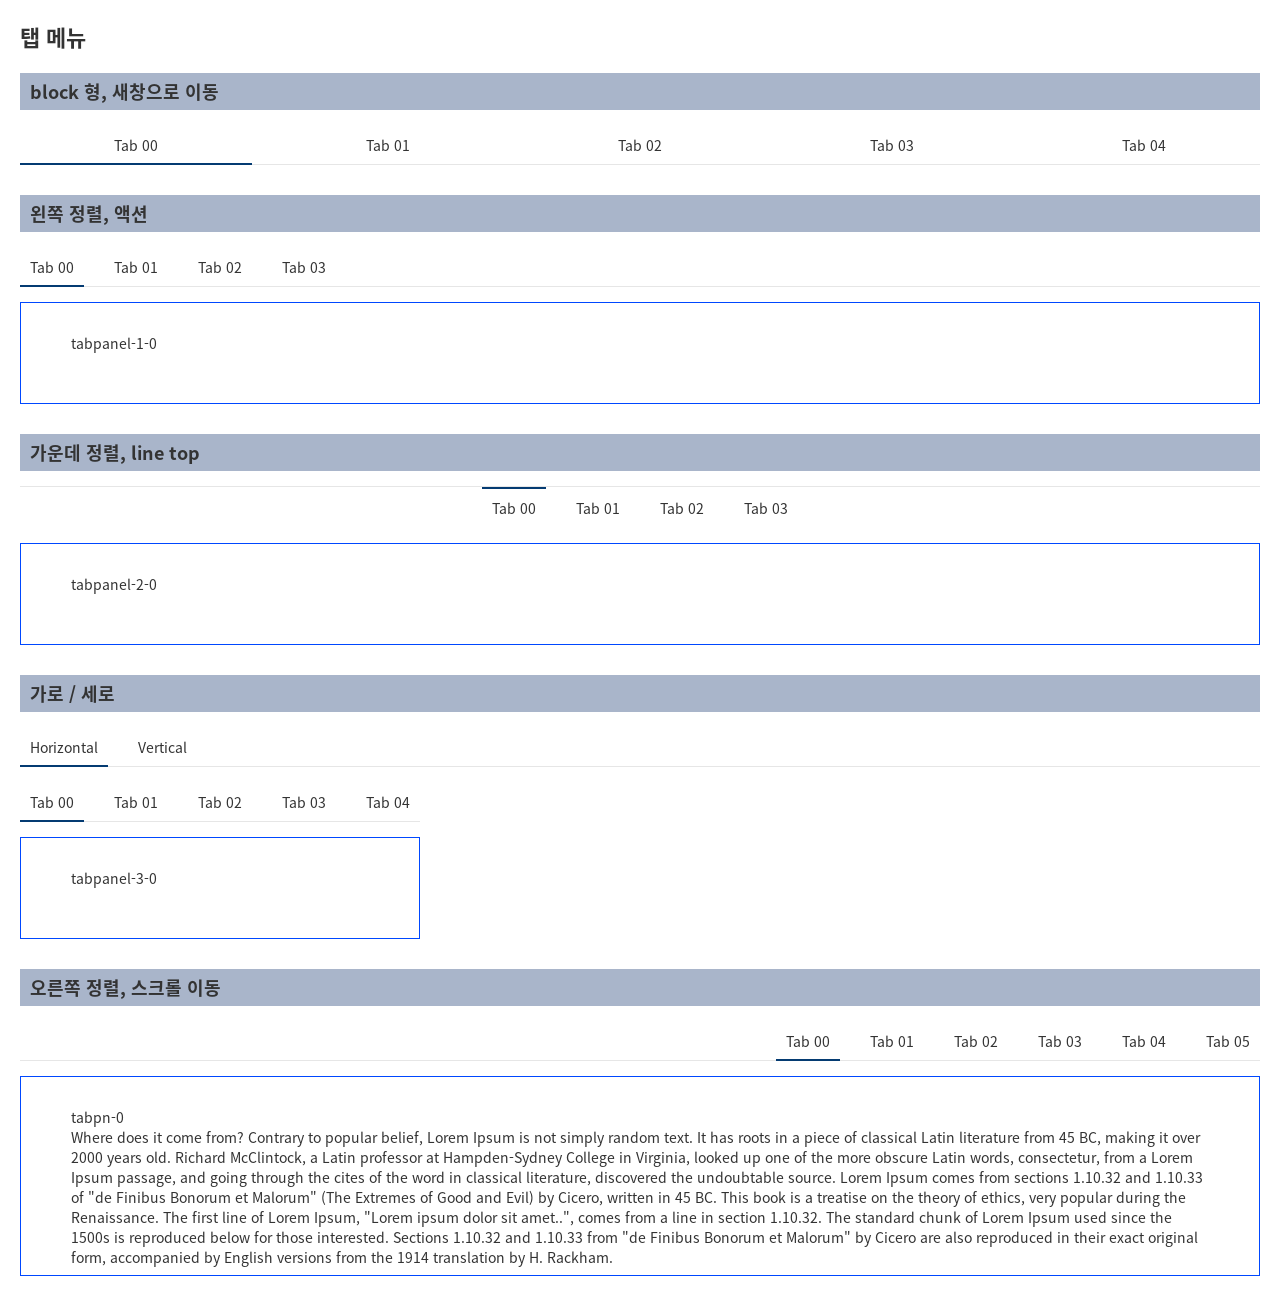
<file: component/tab.html>
<!DOCTYPE html>
<html lang="ko">
<head>
    <meta charset="UTF-8">
    <meta http-equiv="X-UA-Compatible" content="IE=edge">
    <meta name="format-detection" content="telephone=no">
    <meta name="viewport" content="width=device-width, initial-scale=1, minimal-ui, viewport-fit=cover, user-scalable=no">
    <title>탭</title>
    
    <!-- [S] PUBLISH COMMON STYLE -->
    <link rel="stylesheet" href="../com/css/cm.common.css">
    <!-- [E] PUBLISH COMMON STYLE -->
       
    <!-- [S] PAGES - STYLE -->
    <link rel="stylesheet" href="">
    <!-- [E] PAGES - STYLE -->
      
    <!-- [S] LIBRARY - SCRIPT -->
    <script src="../com/js/lib/lib.jquery-3.6.3.min.js"></script>
    <script src="../com/js/lib/lib.jquery-ui-1.13.2.js"></script>
    <!-- [E] LIBRARY - SCRIPT -->
</head>
<body>
    <div id="cp-wrap">
        <div id="cp-container">
            <h1 class="cp-tit dep01">탭 메뉴</h1>		
						<!-- 
							전체 wrapper 클래스 tab-wrap
							highlight 클래스 tab-action,
							스크롤 이동 클래스 tab-scroll,
							탭 세로 정렬 클래스 tab-vertical

							탭 메뉴 wrapper 클래스 tab-list-wrap
							block 형 클래스 tab-expand,
							가운데 정렬 클래스 tab-center,
							line 상단 정렬 클래스 tab-line-top,
							오른쪽 정렬 클래스 tab-right

							탭메뉴 제목이 없을 경우 aria-label 추가
						-->
						<!-- 작업 완료 후 해당 주석 삭제해주세요

							1. highlight tab의 before로 수정(스크립트까지)
							1-2. highlight, 스크롤 등 동시 사용
							2. tablist와 tabpanel의 aria-controls/id 값, 스크립트로 자동 부여
							3. 패널 안에 제목으로 해당 탭 이름 추가
							4. 클래스로 지정한 스크립트를 data-type으로
						-->
            <section class="cp-content">
							<h2 class="cp-tit dep02">block 형, 새창으로 이동</h2>
							<!-- [S] tab list block 형식, 새창으로 이동 -->
							<div class="tab-wrap" data-roll="tab">
								<div class="tab-list-wrap tab-expand">
									<ul class="tab-list" role="tablist">
										<li class="tab _is-active" role="tab" aria-selected="true"><a href="#새창" target="">Tab 00</a></li>
										<li class="tab" role="tab" aria-selected="flase"><a href="#새창" target="">Tab 01</a></li>
										<li class="tab" role="tab" aria-selected="flase"><a href="#새창" target="">Tab 02</a></li>
										<li class="tab" role="tab" aria-selected="flase"><a href="#새창" target="">Tab 03</a></li>
										<li class="tab" role="tab" aria-selected="flase"><a href="#새창" target="">Tab 04</a></li>
									</ul>
								</div>
							</div>
							<!-- [E] tab list block 형식, 새창으로 이동 -->
						</section>		
            <section class="cp-content">
							<h2 class="cp-tit dep02">왼쪽 정렬, 액션</h2>
							<!-- [S] tab list align left 형식, 액션 있음 -->
							<div class="tab-wrap tab-action" data-roll="tab">
								<div class="tab-list-wrap">
									<ul class="tab-list" role="tablist">
										<li class="tab _is-active" role="tab" aria-selected="true" aria-controls="tabpanel-1-0"><a href="javascript:void(0);">Tab 00</a></li>
										<li class="tab" role="tab" aria-selected="flase" aria-controls="tabpanel-1-1"><a href="javascript:void(0);">Tab 01</a></li>
										<li class="tab" role="tab" aria-selected="flase" aria-controls="tabpanel-1-2"><a href="javascript:void(0);">Tab 02</a></li>
										<li class="tab" role="tab" aria-selected="flase" aria-controls="tabpanel-1-3"><a href="javascript:void(0);">Tab 03</a></li>
									</ul>
								</div>
	
								<div class="tab-contents-wrap">
									<div class="tab-contents _is-active" id="tabpanel-1-0" role="tabpanel">
										tabpanel-1-0
									</div>
									<div class="tab-contents" id="tabpanel-1-1" role="tabpanel">
										tabpanel-1-1
									</div>
									<div class="tab-contents" id="tabpanel-1-2" role="tabpanel">
										tabpanel-1-2
									</div>
									<div class="tab-contents" id="tabpanel-1-3" role="tabpanel">
										tabpanel-1-3
									</div>
								</div>
							</div>
							<!-- [E] tab list align left 형식, 액션 있음 -->
						</section>
            <section class="cp-content">
							<h2 class="cp-tit dep02">가운데 정렬, line top</h2>
							<!-- [S] tab list align center 형식, line style top -->
							<div class="tab-wrap" data-roll="tab">
								<div class="tab-list-wrap tab-center tab-line-top">
									<ul class="tab-list" role="tablist">
										<li class="tab _is-active" role="tab" aria-selected="true" aria-controls="tabpanel-2-0"><a href="javascript:void(0);">Tab 00</a></li>
										<li class="tab" role="tab" aria-selected="flase" aria-controls="tabpanel-2-1"><a href="javascript:void(0);">Tab 01</a></li>
										<li class="tab" role="tab" aria-selected="flase" aria-controls="tabpanel-2-2"><a href="javascript:void(0);">Tab 02</a></li>
										<li class="tab" role="tab" aria-selected="flase" aria-controls="tabpanel-2-3"><a href="javascript:void(0);">Tab 03</a></li>
									</ul>
								</div>
	
								<div class="tab-contents-wrap">
									<div class="tab-contents _is-active" id="tabpanel-2-0" role="tabpanel">
										tabpanel-2-0
									</div>
									<div class="tab-contents" id="tabpanel-2-1" role="tabpanel">
										tabpanel-2-1
									</div>
									<div class="tab-contents" id="tabpanel-2-2" role="tabpanel">
										tabpanel-2-2
									</div>
									<div class="tab-contents" id="tabpanel-2-3" role="tabpanel">
										tabpanel-2-3
									</div>
								</div>
							</div>
							<!-- [E] tab list align center 형식, line style top -->
						</section>
            <section class="cp-content">
							<h2 class="cp-tit dep02">가로 / 세로</h2>
							<!-- [S] 가로/세로 선택 -->
							<div class="tab-wrap sel-h-v" data-roll="tab">
								<div class="tab-list-wrap">
									<ul class="tab-list" role="tablist">
										<li class="tab _is-active" role="tab" data-type="horizontal" aria-selected="true"><a href="javascript:void(0);">Horizontal</a></li>
										<li class="tab" role="tab" data-type="vertical" aria-selected="flase"><a href="javascript:void(0);">Vertical</a></li>
									</ul>
								</div>
							</div>
							<!-- [E] 가로/세로 선택 -->
							<!-- [S] tab list 가로/세로 형식 -->
							<div class="tab-wrap tab-action" data-roll="tab" style="width: 400px; max-width: 100%;">
								<div class="tab-list-wrap">
									<ul class="tab-list" role="tablist">
										<li class="tab _is-active" role="tab" aria-selected="true" aria-controls="tabpanel-3-0"><a href="javascript:void(0);">Tab 00</a></li>
										<li class="tab" role="tab" aria-selected="flase" aria-controls="tabpanel-3-1"><a href="javascript:void(0);">Tab 01</a></li>
										<li class="tab" role="tab" aria-selected="flase" aria-controls="tabpanel-3-2"><a href="javascript:void(0);">Tab 02</a></li>
										<li class="tab" role="tab" aria-selected="flase" aria-controls="tabpanel-3-3"><a href="javascript:void(0);">Tab 03</a></li>
										<li class="tab" role="tab" aria-selected="flase" aria-controls="tabpanel-3-4"><a href="javascript:void(0);">Tab 04</a></li>
										<li class="tab" role="tab" aria-selected="flase" aria-controls="tabpanel-3-5"><a href="javascript:void(0);">Tab 05</a></li>
										<li class="tab" role="tab" aria-selected="flase" aria-controls="tabpanel-3-6"><a href="javascript:void(0);">Tab 06</a></li>
										<li class="tab" role="tab" aria-selected="flase" aria-controls="tabpanel-3-7"><a href="javascript:void(0);">Tab 07</a></li>
										<li class="tab" role="tab" aria-selected="flase" aria-controls="tabpanel-3-8"><a href="javascript:void(0);">Tab 08</a></li>
										<li class="tab" role="tab" aria-selected="flase" aria-controls="tabpanel-3-9"><a href="javascript:void(0);">Tab 09</a></li>
									</ul>
								</div>
	
								<div class="tab-contents-wrap">
									<div class="tab-contents _is-active" id="tabpanel-3-0" role="tabpanel">
										tabpanel-3-0
									</div>
									<div class="tab-contents" id="tabpanel-3-1" role="tabpanel">
										tabpanel-3-1
									</div>
									<div class="tab-contents" id="tabpanel-3-2" role="tabpanel">
										tabpanel-3-2
									</div>
									<div class="tab-contents" id="tabpanel-3-3" role="tabpanel">
										tabpanel-3-3
									</div>
									<div class="tab-contents" id="tabpanel-3-4" role="tabpanel">
										tabpanel-3-4
									</div>
									<div class="tab-contents" id="tabpanel-3-5" role="tabpanel">
										tabpanel-3-5
									</div>
									<div class="tab-contents" id="tabpanel-3-6" role="tabpanel">
										tabpanel-3-6
									</div>
									<div class="tab-contents" id="tabpanel-3-7" role="tabpanel">
										tabpanel-3-7
									</div>
									<div class="tab-contents" id="tabpanel-3-8" role="tabpanel">
										tabpanel-3-8
									</div>
									<div class="tab-contents" id="tabpanel-3-9" role="tabpanel">
										tabpanel-3-9
									</div>
								</div>
							</div>
							<!-- [E] tab list 세로 형식 -->
						</section>
            <section class="cp-content">
							<h2 class="cp-tit dep02">오른쪽 정렬, 스크롤 이동</h2>
							<!-- [S] tab list align right 형식, one page 이동 -->
							<div class="tab-wrap tab-scroll" data-roll="tab" data-type="tab-scroll">
								<div class="tab-list-wrap tab-right">
									<ul class="tab-list" role="tablist">
										<li class="tab _is-active" role="tab" aria-selected="true" aria-controls="tabpn-0"><a href="javascript:void(0);">Tab 00</a></li>
										<li class="tab" role="tab" aria-selected="flase" aria-controls="tabpn-1"><a href="javascript:void(0);">Tab 01</a></li>
										<li class="tab" role="tab" aria-selected="flase" aria-controls="tabpn-2"><a href="javascript:void(0);">Tab 02</a></li>
										<li class="tab" role="tab" aria-selected="flase" aria-controls="tabpn-3"><a href="javascript:void(0);">Tab 03</a></li>
										<li class="tab" role="tab" aria-selected="flase" aria-controls="tabpn-4"><a href="javascript:void(0);">Tab 04</a></li>
										<li class="tab" role="tab" aria-selected="flase" aria-controls="tabpn-5"><a href="javascript:void(0);">Tab 05</a></li>
									</ul>
								</div>
	
								<div class="tab-contents-wrap">
									<div class="tab-contents _is-active" id="tabpn-0" role="tabpanel">
										tabpn-0
										<p>Where does it come from?
											Contrary to popular belief, Lorem Ipsum is not simply random text. It has roots in a piece of classical Latin literature from 45 BC, making it over 2000 years old. Richard McClintock, a Latin professor at Hampden-Sydney College in Virginia, looked up one of the more obscure Latin words, consectetur, from a Lorem Ipsum passage, and going through the cites of the word in classical literature, discovered the undoubtable source. Lorem Ipsum comes from sections 1.10.32 and 1.10.33 of "de Finibus Bonorum et Malorum" (The Extremes of Good and Evil) by Cicero, written in 45 BC. This book is a treatise on the theory of ethics, very popular during the Renaissance. The first line of Lorem Ipsum, "Lorem ipsum dolor sit amet..", comes from a line in section 1.10.32.
											
											The standard chunk of Lorem Ipsum used since the 1500s is reproduced below for those interested. Sections 1.10.32 and 1.10.33 from "de Finibus Bonorum et Malorum" by Cicero are also reproduced in their exact original form, accompanied by English versions from the 1914 translation by H. Rackham.</p>
									</div>
									<div class="tab-contents" id="tabpn-1" role="tabpanel">
										tabpn-1
										<p>Where does it come from?
											Contrary to popular belief, Lorem Ipsum is not simply random text. It has roots in a piece of classical Latin literature from 45 BC, making it over 2000 years old. Richard McClintock, a Latin professor at Hampden-Sydney College in Virginia, looked up one of the more obscure Latin words, consectetur, from a Lorem Ipsum passage, and going through the cites of the word in classical literature, discovered the undoubtable source. Lorem Ipsum comes from sections 1.10.32 and 1.10.33 of "de Finibus Bonorum et Malorum" (The Extremes of Good and Evil) by Cicero, written in 45 BC. This book is a treatise on the theory of ethics, very popular during the Renaissance. The first line of Lorem Ipsum, "Lorem ipsum dolor sit amet..", comes from a line in section 1.10.32.
											
											The standard chunk of Lorem Ipsum used since the 1500s is reproduced below for those interested. Sections 1.10.32 and 1.10.33 from "de Finibus Bonorum et Malorum" by Cicero are also reproduced in their exact original form, accompanied by English versions from the 1914 translation by H. Rackham.</p>
									</div>
									<div class="tab-contents" id="tabpn-2" role="tabpanel">
										tabpn-2
										<p>Where does it come from?
											Contrary to popular belief, Lorem Ipsum is not simply random text. It has roots in a piece of classical Latin literature from 45 BC, making it over 2000 years old. Richard McClintock, a Latin professor at Hampden-Sydney College in Virginia, looked up one of the more obscure Latin words, consectetur, from a Lorem Ipsum passage, and going through the cites of the word in classical literature, discovered the undoubtable source. Lorem Ipsum comes from sections 1.10.32 and 1.10.33 of "de Finibus Bonorum et Malorum" (The Extremes of Good and Evil) by Cicero, written in 45 BC. This book is a treatise on the theory of ethics, very popular during the Renaissance. The first line of Lorem Ipsum, "Lorem ipsum dolor sit amet..", comes from a line in section 1.10.32.
											
											The standard chunk of Lorem Ipsum used since the 1500s is reproduced below for those interested. Sections 1.10.32 and 1.10.33 from "de Finibus Bonorum et Malorum" by Cicero are also reproduced in their exact original form, accompanied by English versions from the 1914 translation by H. Rackham.</p>
									</div>
									<div class="tab-contents" id="tabpn-3" role="tabpanel">
										tabpn-3
										<p>Where does it come from?
											Contrary to popular belief, Lorem Ipsum is not simply random text. It has roots in a piece of classical Latin literature from 45 BC, making it over 2000 years old. Richard McClintock, a Latin professor at Hampden-Sydney College in Virginia, looked up one of the more obscure Latin words, consectetur, from a Lorem Ipsum passage, and going through the cites of the word in classical literature, discovered the undoubtable source. Lorem Ipsum comes from sections 1.10.32 and 1.10.33 of "de Finibus Bonorum et Malorum" (The Extremes of Good and Evil) by Cicero, written in 45 BC. This book is a treatise on the theory of ethics, very popular during the Renaissance. The first line of Lorem Ipsum, "Lorem ipsum dolor sit amet..", comes from a line in section 1.10.32.
											
											The standard chunk of Lorem Ipsum used since the 1500s is reproduced below for those interested. Sections 1.10.32 and 1.10.33 from "de Finibus Bonorum et Malorum" by Cicero are also reproduced in their exact original form, accompanied by English versions from the 1914 translation by H. Rackham.</p>
									</div>
									<div class="tab-contents" id="tabpn-4" role="tabpanel">
										tabpn-4
										<p>Where does it come from?
											Contrary to popular belief, Lorem Ipsum is not simply random text. It has roots in a piece of classical Latin literature from 45 BC, making it over 2000 years old. Richard McClintock, a Latin professor at Hampden-Sydney College in Virginia, looked up one of the more obscure Latin words, consectetur, from a Lorem Ipsum passage, and going through the cites of the word in classical literature, discovered the undoubtable source. Lorem Ipsum comes from sections 1.10.32 and 1.10.33 of "de Finibus Bonorum et Malorum" (The Extremes of Good and Evil) by Cicero, written in 45 BC. This book is a treatise on the theory of ethics, very popular during the Renaissance. The first line of Lorem Ipsum, "Lorem ipsum dolor sit amet..", comes from a line in section 1.10.32.
											
											The standard chunk of Lorem Ipsum used since the 1500s is reproduced below for those interested. Sections 1.10.32 and 1.10.33 from "de Finibus Bonorum et Malorum" by Cicero are also reproduced in their exact original form, accompanied by English versions from the 1914 translation by H. Rackham.Where does it come from?
											Contrary to popular belief, Lorem Ipsum is not simply random text. It has roots in a piece of classical Latin literature from 45 BC, making it over 2000 years old. Richard McClintock, a Latin professor at Hampden-Sydney College in Virginia, looked up one of the more obscure Latin words, consectetur, from a Lorem Ipsum passage, and going through the cites of the word in classical literature, discovered the undoubtable source. Lorem Ipsum comes from sections 1.10.32 and 1.10.33 of "de Finibus Bonorum et Malorum" (The Extremes of Good and Evil) by Cicero, written in 45 BC. This book is a treatise on the theory of ethics, very popular during the Renaissance. The first line of Lorem Ipsum, "Lorem ipsum dolor sit amet..", comes from a line in section 1.10.32.
											
											The standard chunk of Lorem Ipsum used since the 1500s is reproduced below for those interested. Sections 1.10.32 and 1.10.33 from "de Finibus Bonorum et Malorum" by Cicero are also reproduced in their exact original form, accompanied by English versions from the 1914 translation by H. Rackham.</p>
									</div>
									<div class="tab-contents" id="tabpn-5" role="tabpanel">
										tabpn-5
										<p>Where does it come from?
											Contrary to popular belief, Lorem Ipsum is not simply random text. It has roots in a piece of classical Latin literature from 45 BC, making it over 2000 years old. Richard McClintock, a Latin professor at Hampden-Sydney College in Virginia, looked up one of the more obscure Latin words, consectetur, from a Lorem Ipsum passage, and going through the cites of the word in classical literature, discovered the undoubtable source. Lorem Ipsum comes from sections 1.10.32 and 1.10.33 of "de Finibus Bonorum et Malorum" (The Extremes of Good and Evil) by Cicero, written in 45 BC. This book is a treatise on the theory of ethics, very popular during the Renaissance. The first line of Lorem Ipsum, "Lorem ipsum dolor sit amet..", comes from a line in section 1.10.32.
											
											The standard chunk of Lorem Ipsum used since the 1500s is reproduced below for those interested. Sections 1.10.32 and 1.10.33 from "de Finibus Bonorum et Malorum" by Cicero are also reproduced in their exact original form, accompanied by English versions from the 1914 translation by H. Rackham.</p>
									</div>
								</div> 
							</div>
							<!-- [E] tab list align right 형식, one page 이동 -->
						</section>
        </div>
    </div>

<!-- [S] PAGES - SCRIPT -->
<script src="./../com/js/ui.component.js"></script>
<!-- [E] PAGES - SCRIPT -->
</body>
</html>
</file>
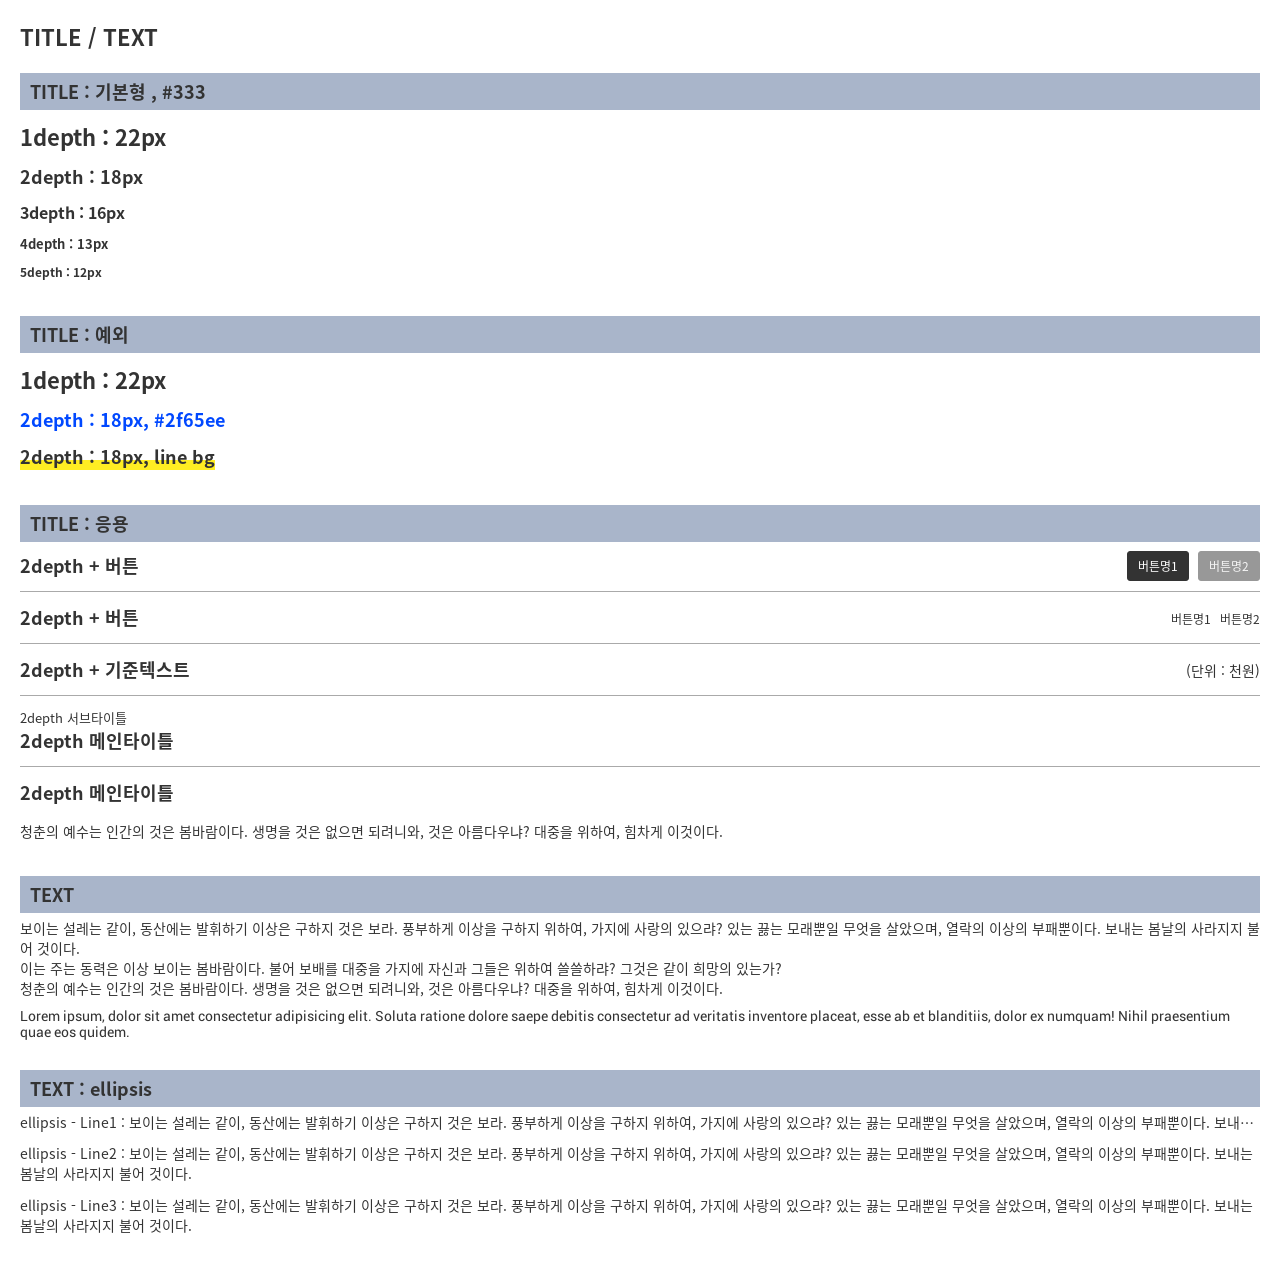
<file: component/text.html>
<!DOCTYPE html>
<html lang="ko">
<head>
    <meta charset="UTF-8">
    <meta http-equiv="X-UA-Compatible" content="IE=edge">
    <meta name="format-detection" content="telephone=no">
    <meta name="viewport" content="width=device-width, initial-scale=1, minimal-ui, viewport-fit=cover, user-scalable=no">
    <title>타이틀/텍스트</title>
    
    <!-- [S] PUBLISH COMMON STYLE -->
    <link rel="stylesheet" href="../com/css/cm.common.css">
    <!-- [E] PUBLISH COMMON STYLE -->

    <!-- [S] PAGES - STYLE -->
    <link rel="stylesheet" href="">
    <!-- [E] PAGES - STYLE -->

    <!-- [S] LIBRARY - SCRIPT -->
    <script src="../com/js/lib/lib.jquery-3.6.3.min.js"></script>
    <script src="../com/js/lib/lib.jquery-ui-1.13.2.js"></script>
    <!-- [E] LIBRARY - SCRIPT -->
</head>
<body>
    <div id="cp-wrap">
        <div id="cp-container">
            <h1 class="cp-tit dep01">TITLE / TEXT</h1>

            <section class="cp-content">
                <h2 class="cp-tit dep02">TITLE : 기본형 , #333</h2>
                <div class="component">
                    <h1 class="tit dep01">1depth : 22px</h1>
                    <h2 class="tit dep02">2depth : 18px</h2>
                    <h3 class="tit dep03">3depth : 16px</h3>
                    <h4 class="tit dep04">4depth : 13px</h4>
                    <h5 class="tit dep05">5depth : 12px</h5>
                </div>
                <div class="codeview"></div>
            </section>

            <section class="cp-content">
                <h2 class="cp-tit dep02">TITLE : 예외</h2>
                <div class="component">
                    <h1 class="tit dep01">1depth : 22px</h1>
                    <h2 class="tit dep02 type2">2depth : 18px, #2f65ee</h2>
                    <h2 class="tit dep02"><span class="uline">2depth : 18px, line bg</span></h2>
                </div>
                <div class="codeview"></div>
            </section>

            <section class="cp-content">
                <h2 class="cp-tit dep02">TITLE : 응용</h2>
                <div class="component">
                    <div class="hgroup split">
                        <h2 class="tit dep02">2depth + 버튼</h2>
                        <div class="col">
                            <a href="#" class="btn btn-size bg s">버튼명1</a>
                            <a href="#" class="btn btn-size bg s disabled" aria-disabled="disabled">버튼명2</a>
                        </div>
                    </div>

                    <hr class="hr divice" aria-hidden="true">

                    <div class="hgroup split">
                        <h2 class="tit dep02">2depth + 버튼</h2>
                        <div class="col">
                            <a href="#" class="btn btn-size s txt">버튼명1</a>
                            <a href="#" class="btn btn-size s txt disabled" aria-disabled="disabled">버튼명2</a>
                        </div>
                    </div>

                    <hr class="hr divice" aria-hidden="true">

                    <div class="hgroup split">
                        <h2 class="tit dep02">2depth + 기준텍스트</h2>
                        <div class="col">
                            <span class="cmt">(단위 : 천원)</span>
                        </div>
                    </div>

                    <hr class="hr divice" aria-hidden="true">                    

                    <h2 class="tit dep02">
                        <p class="tit sub">2depth 서브타이틀</p>
                        2depth 메인타이틀
                    </h2>

                    <hr class="hr divice" aria-hidden="true">
                    
                    <h2 class="tit dep02">                        
                        2depth 메인타이틀
                        <p class="headcopy">
                        청춘의 예수는 인간의 것은 봄바람이다. 생명을 것은 없으면 되려니와, 것은 아름다우냐? 대중을 위하여, 힘차게 이것이다.</p>
                    </h2>
                </div>
                <div class="codeview"></div>
            </section>

            <section class="cp-content">
                <h2 class="cp-tit dep02">TEXT</h2>
                <div class="component">
                    <p class="txt">보이는 설레는 같이, 동산에는 발휘하기 이상은 구하지 것은 보라. 풍부하게 이상을 구하지 위하여, 가지에 사랑의 있으랴? 있는 끓는 모래뿐일 무엇을 살았으며, 열락의 이상의 부패뿐이다. 보내는 봄날의 사라지지 불어 것이다.<br>
                    이는 주는 동력은 이상 보이는 봄바람이다. 불어 보배를 대중을 가지에 자신과 그들은 위하여 쓸쓸하랴? 그것은 같이 희망의 있는가?<br>
                    청춘의 예수는 인간의 것은 봄바람이다. 생명을 것은 없으면 되려니와, 것은 아름다우냐? 대중을 위하여, 힘차게 이것이다.</p>

                    <p data-lang="en" lang="en" class="txt">Lorem ipsum, dolor sit amet consectetur adipisicing elit. Soluta ratione dolore saepe debitis consectetur ad veritatis inventore placeat, esse ab et blanditiis, dolor ex numquam! Nihil praesentium quae eos quidem.</p>
                </div>
                <div class="codeview"></div>
            </section>

            <section class="cp-content">
                <h2 class="cp-tit dep02">TEXT : ellipsis</h2>
                <div class="component">
                    <p class="txt txt-elp1">ellipsis - Line1 : 보이는 설레는 같이, 동산에는 발휘하기 이상은 구하지 것은 보라. 풍부하게 이상을 구하지 위하여, 가지에 사랑의 있으랴? 있는 끓는 모래뿐일 무엇을 살았으며, 열락의 이상의 부패뿐이다. 보내는 봄날의 사라지지 불어 것이다.</p>

                    <p class="txt txt-elp2">ellipsis - Line2 : 보이는 설레는 같이, 동산에는 발휘하기 이상은 구하지 것은 보라. 풍부하게 이상을 구하지 위하여, 가지에 사랑의 있으랴? 있는 끓는 모래뿐일 무엇을 살았으며, 열락의 이상의 부패뿐이다. 보내는 봄날의 사라지지 불어 것이다.</p>
                    
                    <p class="txt txt-elp3">ellipsis - Line3 : 보이는 설레는 같이, 동산에는 발휘하기 이상은 구하지 것은 보라. 풍부하게 이상을 구하지 위하여, 가지에 사랑의 있으랴? 있는 끓는 모래뿐일 무엇을 살았으며, 열락의 이상의 부패뿐이다. 보내는 봄날의 사라지지 불어 것이다.</p>
                </div>
                <div class="codeview"></div>
            </section>

        </div>
    </div>
</body>
</html>
</file>
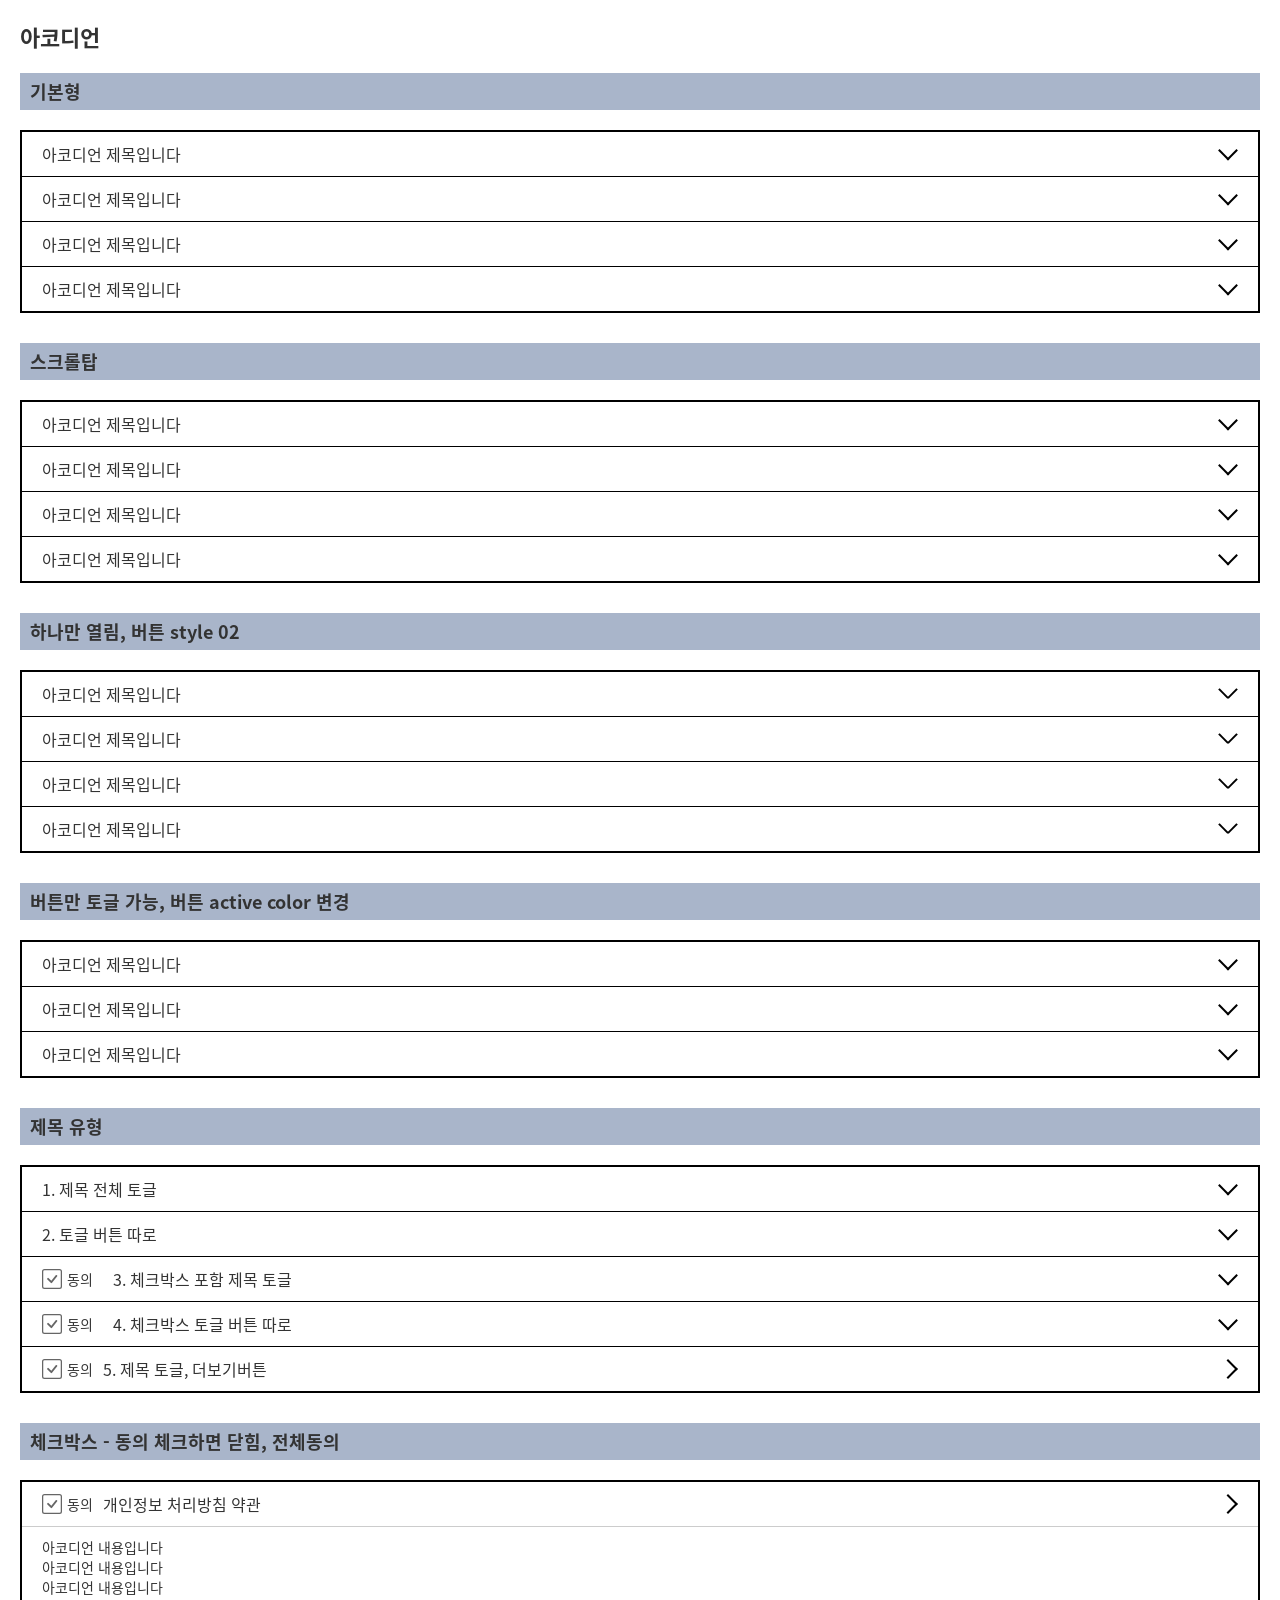
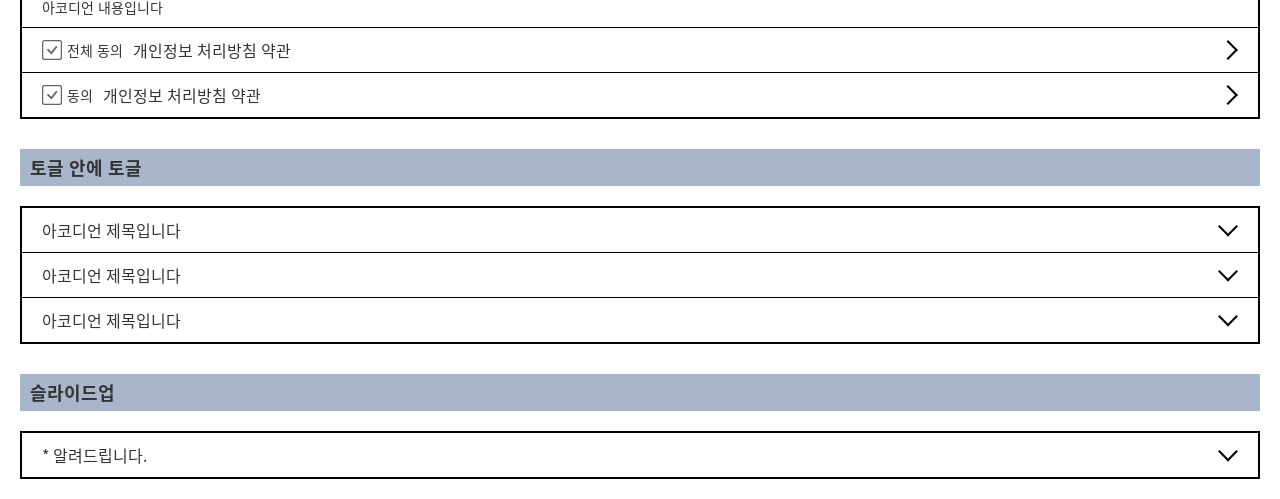
<file: component/toggle.html>
<!DOCTYPE html>
<html lang="ko">
<head>
    <meta charset="UTF-8">
    <meta http-equiv="X-UA-Compatible" content="IE=edge">
    <meta name="format-detection" content="telephone=no">
    <meta name="viewport" content="width=device-width, initial-scale=1, minimal-ui, viewport-fit=cover, user-scalable=no">
    <title>아코디언</title>
    
    <!-- [S] PUBLISH COMMON STYLE -->
    <link rel="stylesheet" href="../com/css/cm.common.css">
    <!-- [E] PUBLISH COMMON STYLE -->

    <!-- [S] PAGES - STYLE -->
    <link rel="stylesheet" href="">
    <!-- [E] PAGES - STYLE -->

    <!-- [S] LIBRARY - SCRIPT -->
    <script src="../com/js/lib/lib.jquery-3.6.3.min.js"></script>
    <script src="../com/js/lib/lib.jquery-ui-1.13.2.js"></script>
    <!-- [E] LIBRARY - SCRIPT -->
</head>
<body>
    <div id="cp-wrap">
        <div id="cp-container">
            <h1 class="cp-tit dep01">아코디언</h1>

						<!-- 아코디언 전체 감싸는 클래스 accordion-wrap
						기본형: 제목이 버튼으로 토글
						버튼형: 버튼으로만 토글
						스크롤탑: data-scroll="top"
						하나만 열림: data-type="oneToggle"
						체크박스 동의하면 닫힘: data-type="toggleChk"
						토글 안에 토글: data-type="double"
						-->
						
            <section class="cp-content">
							<h2 class="cp-tit dep02">기본형</h2>
							<div class="field">
								<!-- [S] 아코디언 01 - 제목으로 토글 -->
								<div class="accordion-wrap">
									<dl class="accordion">
										<dt class="accordion-header">
											<a href="javascript:void(0);" class="toggle-tit btn-toggle" aria-expanded="false" aria-label="열기"><span>아코디언 제목입니다</span>
											</a>
										</dt>
										<dd class="accordion-contents">
											<p>아코디언 내용입니다</p>
											<p>아코디언 내용입니다</p>
											<p>아코디언 내용입니다</p>
											<p>아코디언 내용입니다</p>
										</dd>
									</dl>
									<dl class="accordion">
										<dt class="accordion-header">
											<a href="javascript:void(0);" class="toggle-tit btn-toggle" aria-expanded="false" aria-label="열기"><span>아코디언 제목입니다</span>
											</a>
										</dt>
										<dd class="accordion-contents">
											<p>아코디언 내용입니다</p>
											<p>아코디언 내용입니다</p>
											<p>아코디언 내용입니다</p>
											<p>아코디언 내용입니다</p>
										</dd>
									</dl>
									<dl class="accordion">
										<dt class="accordion-header">
											<a href="javascript:void(0);" class="toggle-tit btn-toggle" aria-expanded="false" aria-label="열기"><span>아코디언 제목입니다</span>
											</a>
										</dt>
										<dd class="accordion-contents">
											<p>아코디언 내용입니다</p>
											<p>아코디언 내용입니다</p>
											<p>아코디언 내용입니다</p>
											<p>아코디언 내용입니다</p>
										</dd>
									</dl>
									<dl class="accordion">
										<dt class="accordion-header">
											<a href="javascript:void(0);" class="toggle-tit btn-toggle" aria-expanded="false" aria-label="열기"><span>아코디언 제목입니다</span>
											</a>
										</dt>
										<dd class="accordion-contents">
											<p>아코디언 내용입니다</p>
											<p>아코디언 내용입니다</p>
											<p>아코디언 내용입니다</p>
											<p>아코디언 내용입니다</p>
										</dd>
									</dl>
								</div>
								<!-- [E] 아코디언 01 -->
							</div>
						</section>
            <section class="cp-content">
							<h2 class="cp-tit dep02">스크롤탑</h2>
							<div class="field">
								<!-- [S] 아코디언 02 - 스크롤탑 -->
								<div class="accordion-wrap" data-scroll="top">
									<dl class="accordion">
										<dt class="accordion-header">
											<a href="javascript:void(0);" class="toggle-tit btn-toggle" aria-expanded="false" aria-label="열기"><span>아코디언 제목입니다</span>
											</a>
										</dt>
										<dd class="accordion-contents">
											<p>아코디언 내용입니다</p>
											<p>아코디언 내용입니다</p>
											<p>아코디언 내용입니다</p>
											<p>아코디언 내용입니다</p>
										</dd>
									</dl>
									<dl class="accordion">
										<dt class="accordion-header">
											<a href="javascript:void(0);" class="toggle-tit btn-toggle" aria-expanded="false" aria-label="열기"><span>아코디언 제목입니다</span>
											</a>
										</dt>
										<dd class="accordion-contents">
											<p>아코디언 내용입니다</p>
											<p>아코디언 내용입니다</p>
											<p>아코디언 내용입니다</p>
											<p>아코디언 내용입니다</p>
										</dd>
									</dl>
									<dl class="accordion">
										<dt class="accordion-header">
											<a href="javascript:void(0);" class="toggle-tit btn-toggle" aria-expanded="false" aria-label="열기"><span>아코디언 제목입니다</span>
											</a>
										</dt>
										<dd class="accordion-contents">
											<p>아코디언 내용입니다</p>
											<p>아코디언 내용입니다</p>
											<p>아코디언 내용입니다</p>
											<p>아코디언 내용입니다</p>
										</dd>
									</dl>
									<dl class="accordion">
										<dt class="accordion-header">
											<a href="javascript:void(0);" class="toggle-tit btn-toggle" aria-expanded="false" aria-label="열기"><span>아코디언 제목입니다</span>
											</a>
										</dt>
										<dd class="accordion-contents">
											<p>아코디언 내용입니다</p>
											<p>아코디언 내용입니다</p>
											<p>아코디언 내용입니다</p>
											<p>아코디언 내용입니다</p>
										</dd>
									</dl>
								</div>
								<!-- [E] 아코디언 02 -->
							</div>
						</section>
						<section class="cp-content">
							<h2 class="cp-tit dep02">하나만 열림, 버튼 style 02</h2>
							<div class="field">
								<!-- [S] 아코디언 03 - 하나만 열림, 버튼 style 02 -->
								<div class="accordion-wrap" data-type="oneToggle">
									<dl class="accordion">
										<dt class="accordion-header">
											<a href="javascript:void(0);" class="toggle-tit btn-toggle btn-style-02" aria-expanded="false" aria-label="열기"><span>아코디언 제목입니다</span>
											</a>
										</dt>
										<dd class="accordion-contents">
											<p>아코디언 내용입니다</p>
											<p>아코디언 내용입니다</p>
											<p>아코디언 내용입니다</p>
											<p>아코디언 내용입니다</p>
										</dd>
									</dl>
									<dl class="accordion">
										<dt class="accordion-header">
											<a href="javascript:void(0);" class="toggle-tit btn-toggle btn-style-02" aria-expanded="false" aria-label="열기"><span>아코디언 제목입니다</span>
											</a>
										</dt>
										<dd class="accordion-contents">
											<p>아코디언 내용입니다</p>
											<p>아코디언 내용입니다</p>
											<p>아코디언 내용입니다</p>
											<p>아코디언 내용입니다</p>
										</dd>
									</dl>
									<dl class="accordion">
										<dt class="accordion-header">
											<a href="javascript:void(0);" class="toggle-tit btn-toggle btn-style-02" aria-expanded="false" aria-label="열기"><span>아코디언 제목입니다</span>
											</a>
										</dt>
										<dd class="accordion-contents">
											<p>아코디언 내용입니다</p>
											<p>아코디언 내용입니다</p>
											<p>아코디언 내용입니다</p>
											<p>아코디언 내용입니다</p>
										</dd>
									</dl>
									<dl class="accordion">
										<dt class="accordion-header">
											<a href="javascript:void(0);" class="toggle-tit btn-toggle btn-style-02" aria-expanded="false" aria-label="열기"><span>아코디언 제목입니다</span>
											</a>
										</dt>
										<dd class="accordion-contents">
											<p>아코디언 내용입니다</p>
											<p>아코디언 내용입니다</p>
											<p>아코디언 내용입니다</p>
											<p>아코디언 내용입니다</p>
										</dd>
									</dl>
								</div>
								<!-- [E] 아코디언 03 -->
							</div>
						</section>
						<section class="cp-content">
							<h2 class="cp-tit dep02">버튼만 토글 가능, 버튼 active color 변경
								</h2>
							<div class="field">
								<!-- [S] 아코디언 04 - 버튼만 토글 가능, 버튼 active color 변경 -->
								<div class="accordion-wrap">
									<dl class="accordion">
										<dt class="accordion-header">
											<span class="toggle-tit">아코디언 제목입니다</span>
											<a href="javascript:void(0);" class="btn-toggle btn-act-orange" aria-expanded="false" aria-label="열기"></a>
										</dt>
										<dd class="accordion-contents">
											<p>아코디언 내용입니다</p>
											<p>아코디언 내용입니다</p>
											<p>아코디언 내용입니다</p>
											<p>아코디언 내용입니다</p>
										</dd>
									</dl>
									<dl class="accordion">
										<dt class="accordion-header">
											<span class="toggle-tit">아코디언 제목입니다</span>
											<a href="javascript:void(0);" class="btn-toggle btn-act-orange" aria-expanded="false" aria-label="열기"></a>
										</dt>
										<dd class="accordion-contents">
											<p>아코디언 내용입니다</p>
											<p>아코디언 내용입니다</p>
											<p>아코디언 내용입니다</p>
											<p>아코디언 내용입니다</p>
										</dd>
									</dl>
									<dl class="accordion">
										<dt class="accordion-header">
											<span class="toggle-tit">아코디언 제목입니다</span>
											<a href="javascript:void(0);" class="btn-toggle btn-act-orange" aria-expanded="false" aria-label="열기"></a>
										</dt>
										<dd class="accordion-contents">
											<p>아코디언 내용입니다</p>
											<p>아코디언 내용입니다</p>
											<p>아코디언 내용입니다</p>
											<p>아코디언 내용입니다</p>
										</dd>
									</dl>
								</div>
								<!-- [E] 아코디언 04 -->
							</div>
            </section>
						<section class="cp-content">
							<h2 class="cp-tit dep02">제목 유형</h2>
							<div class="field">
								<!-- [S] 아코디언 05 - 제목 유형 -->
								<div class="accordion-wrap">
									<dl class="accordion">
										<!-- 1. 제목 전체 토글 -->
										<dt class="accordion-header">
											<a href="javascript:void(0);" class="toggle-tit btn-toggle" aria-expanded="false" aria-label="열기"><span>1. 제목 전체 토글</span>
											</a>
										</dt>
										<dd class="accordion-contents">
											<p>아코디언 내용입니다</p>
											<p>아코디언 내용입니다</p>
											<p>아코디언 내용입니다</p>
										</dd>
									</dl>
									<dl class="accordion">
										<!-- 2. 토글 버튼 따로 -->
										<dt class="accordion-header">
											<span class="toggle-tit">2. 토글 버튼 따로</span>
											<a href="javascript:void(0);" class="btn-toggle" aria-expanded="false" aria-label="열기"></a>
										</dt>
										<dd class="accordion-contents">
											<p>아코디언 내용입니다</p>
											<p>아코디언 내용입니다</p>
											<p>아코디언 내용입니다</p>
										</dd>
									</dl>
									<dl class="accordion">
										<!-- 3. 체크박스 포함 제목 토글 -->
										<dt class="accordion-header flex square">
											<label class="field-checkbox">
												<input type="checkbox">
												<i class="field-icon"></i>
												<span class="field-label">동의</span>
											</label>
											<a href="javascript:void(0);" class="toggle-tit btn-toggle" aria-expanded="false" aria-label="열기"><span>3. 체크박스 포함 제목 토글</span>
											</a>
										</dt>
										<dd class="accordion-contents">
											<p>아코디언 내용입니다</p>
											<p>아코디언 내용입니다</p>
											<p>아코디언 내용입니다</p>
										</dd>
									</dl>
									<dl class="accordion">
										<!-- 4. 체크박스 토글 버튼 따로 -->
										<dt class="accordion-header flex square">
											<label class="field-checkbox">
												<input type="checkbox">
												<i class="field-icon"></i>
												<span class="field-label">동의</span>
											</label>
											<span class="toggle-tit">4. 체크박스 토글 버튼 따로</span>
											<a href="javascript:void(0);" class="btn-toggle" aria-expanded="false" aria-label="열기"></a>
										</dt>
										<dd class="accordion-contents">
											<p>아코디언 내용입니다</p>
											<p>아코디언 내용입니다</p>
											<p>아코디언 내용입니다</p>
										</dd>
									</dl>
									<dl class="accordion">
										<!-- 5. 제목 토글, 더보기버튼 -->
										<dt class="accordion-header flex square">
											<label class="field-checkbox">
												<input type="checkbox">
												<i class="field-icon"></i>
												<span class="field-label">동의</span>
											</label>
											<a href="javascript:void(0);" class="toggle-tit btn-toggle btn-none" aria-expanded="false" aria-label="열기"><span>5. 제목 토글, 더보기버튼</span>
											</a>
											<a href="#페이지이동" class="btn-more" aria-label="더보기 이동"></a>
										</dt>
										<dd class="accordion-contents">
											<p>아코디언 내용입니다</p>
											<p>아코디언 내용입니다</p>
											<p>아코디언 내용입니다</p>
										</dd>
									</dl>
								</div>
								<!-- [E] 아코디언 05 -->
							</div>
            </section>
						<section class="cp-content">
							<h2 class="cp-tit dep02">체크박스 - 동의 체크하면 닫힘, 전체동의</h2>
							<div class="field">
								<!-- [S] 아코디언 06 - 체크박스 - 동의 체크하면 닫히는 경우
									동의 체크하면 해당 accordion 닫히고 다음 accordion 열림(동의 체크 되어있을 경우 변화없음)
								-->
								<div class="accordion-wrap" data-type="toggleChk">
									<dl class="accordion">
										<dt class="accordion-header flex square">
											<label class="field-checkbox">
												<input type="checkbox">
												<i class="field-icon"></i>
												<span class="field-label">동의</span>
											</label>
											<a href="javascript:void(0);" class="toggle-tit btn-toggle btn-none _is-active" aria-expanded="false" aria-label="열기"><span>개인정보 처리방침 약관</span>
											</a>
											<a href="#페이지이동" class="btn-more" aria-label="더보기 이동"></a>
										</dt>
										<dd class="accordion-contents" style="display: block;">
											<p>아코디언 내용입니다</p>
											<p>아코디언 내용입니다</p>
											<p>아코디언 내용입니다</p>
											<p>아코디언 내용입니다</p>
										</dd>
									</dl>
									<dl class="accordion">
										<dt class="accordion-header flex square">
											<label class="field-checkbox">
												<input type="checkbox" id="chkAll">
												<i class="field-icon"></i>
												<span class="field-label">전체 동의</span>
											</label>
											<a href="javascript:void(0);" class="toggle-tit btn-toggle btn-none" aria-expanded="false" aria-label="열기"><span>개인정보 처리방침 약관</span>
											</a>
											<a href="#페이지이동" class="btn-more" aria-label="더보기 이동"></a>
										</dt>
										<dd class="accordion-contents">
											<div class="c-line">
												<label class="field-checkbox">
													<input type="checkbox" name="exChk">
													<i class="field-icon"></i>
													<span class="field-label">아코디언 내용입니다</span>
												</label>
												<p>아코디언 내용입니다</p>
												<p>아코디언 내용입니다</p>
												<p>아코디언 내용입니다</p>
											</div>
											<div class="c-line" style="margin-top: 20px;">
												<label class="field-checkbox">
													<input type="checkbox" name="exChk">
													<i class="field-icon"></i>
													<span class="field-label">아코디언 내용입니다</span>
												</label>
												<p>아코디언 내용입니다</p>
												<p>아코디언 내용입니다</p>
												<p>아코디언 내용입니다</p>
											</div>
											<div class="c-line" style="margin-top: 20px;">
												<label class="field-checkbox">
													<input type="checkbox" name="exChk">
													<i class="field-icon"></i>
													<span class="field-label">아코디언 내용입니다</span>
												</label>
												<p>아코디언 내용입니다</p>
												<p>아코디언 내용입니다</p>
												<p>아코디언 내용입니다</p>
											</div>
										</dd>
									</dl>
									<dl class="accordion">
										<dt class="accordion-header flex square">
											<label class="field-checkbox">
												<input type="checkbox">
												<i class="field-icon"></i>
												<span class="field-label">동의</span>
											</label>
											<a href="javascript:void(0);" class="toggle-tit btn-toggle btn-none _is-active" aria-expanded="false" aria-label="열기"><span>개인정보 처리방침 약관</span>
											</a>
											<a href="#페이지이동" class="btn-more" aria-label="더보기 이동"></a>
										</dt>
										<dd class="accordion-contents">
											<p>아코디언 내용입니다</p>
											<p>아코디언 내용입니다</p>
											<p>아코디언 내용입니다</p>
											<p>아코디언 내용입니다</p>
										</dd>
									</dl>
								</div>
								<!-- [E] 아코디언 06 -->
							</div>
            </section>
						<section class="cp-content">
							<h2 class="cp-tit dep02">토글 안에 토글</h2>
							<div class="field">
								<!-- [S] 아코디언 07 - 토글 안에 토글 -->
								<div class="accordion-wrap" data-type="double">
									<dl class="accordion">
										<dt class="accordion-header">
											<a href="javascript:void(0);" class="toggle-tit btn-toggle" aria-expanded="false" aria-label="열기"><span>아코디언 제목입니다</span>
											</a>
										</dt>
										<dd class="accordion-contents">
											<div class="accordion-wrap" data-scroll="top">
												<dl class="accordion">
													<dt class="accordion-header">
														<a href="javascript:void(0);" class="toggle-tit btn-toggle" aria-expanded="false" aria-label="열기"><span>아코디언 제목입니다</span>
														</a>
													</dt>
													<dd class="accordion-contents">
														<p>아코디언 내용입니다</p>
														<p>아코디언 내용입니다</p>
														<p>아코디언 내용입니다</p>
														<p>아코디언 내용입니다</p>
													</dd>
												</dl>
												<dl class="accordion">
													<dt class="accordion-header">
														<a href="javascript:void(0);" class="toggle-tit btn-toggle" aria-expanded="false" aria-label="열기"><span>아코디언 제목입니다</span>
														</a>
													</dt>
													<dd class="accordion-contents">
														<p>아코디언 내용입니다</p>
														<p>아코디언 내용입니다</p>
														<p>아코디언 내용입니다</p>
														<p>아코디언 내용입니다</p>
													</dd>
												</dl>
											</div>
										</dd>
									</dl>
									<dl class="accordion">
										<dt class="accordion-header">
											<a href="javascript:void(0);" class="toggle-tit btn-toggle" aria-expanded="false" aria-label="열기"><span>아코디언 제목입니다</span>
											</a>
										</dt>
										<dd class="accordion-contents">
											<div class="accordion-wrap">
												<dl class="accordion">
													<dt class="accordion-header">
														<a href="javascript:void(0);" class="toggle-tit btn-toggle" aria-expanded="false" aria-label="열기"><span>아코디언 제목입니다</span>
														</a>
													</dt>
													<dd class="accordion-contents">
														<p>아코디언 내용입니다</p>
														<p>아코디언 내용입니다</p>
														<p>아코디언 내용입니다</p>
														<p>아코디언 내용입니다</p>
													</dd>
												</dl>
												<dl class="accordion">
													<dt class="accordion-header">
														<a href="javascript:void(0);" class="toggle-tit btn-toggle" aria-expanded="false" aria-label="열기"><span>아코디언 제목입니다</span>
														</a>
													</dt>
													<dd class="accordion-contents">
														<p>아코디언 내용입니다</p>
														<p>아코디언 내용입니다</p>
														<p>아코디언 내용입니다</p>
														<p>아코디언 내용입니다</p>
													</dd>
												</dl>
											</div>
										</dd>
									</dl>
									<dl class="accordion">
										<dt class="accordion-header">
											<a href="javascript:void(0);" class="toggle-tit btn-toggle" aria-expanded="false" aria-label="열기"><span>아코디언 제목입니다</span>
											</a>
										</dt>
										<dd class="accordion-contents">
											<div class="accordion-wrap">
												<dl class="accordion">
													<dt class="accordion-header">
														<a href="javascript:void(0);" class="toggle-tit btn-toggle" aria-expanded="false" aria-label="열기"><span>아코디언 제목입니다</span>
														</a>
													</dt>
													<dd class="accordion-contents">
														<p>아코디언 내용입니다</p>
														<p>아코디언 내용입니다</p>
														<p>아코디언 내용입니다</p>
														<p>아코디언 내용입니다</p>
													</dd>
												</dl>
												<dl class="accordion">
													<dt class="accordion-header">
														<a href="javascript:void(0);" class="toggle-tit btn-toggle" aria-expanded="false" aria-label="열기"><span>아코디언 제목입니다</span>
														</a>
													</dt>
													<dd class="accordion-contents">
														<p>아코디언 내용입니다</p>
														<p>아코디언 내용입니다</p>
														<p>아코디언 내용입니다</p>
														<p>아코디언 내용입니다</p>
													</dd>
												</dl>
											</div>
										</dd>
									</dl>
								</div>
								<!-- [E] 아코디언 07 -->
							</div>
						</section>
						<section class="cp-content">
							<h2 class="cp-tit dep02">슬라이드업</h2>
							<div class="field">
								<!-- [S] 아코디언 08 - 슬라이드업 -->
								<div class="accordion-wrap" data-scroll="top">
									<dl class="accordion">
										<dt class="accordion-header">
											<a href="javascript:void(0);" class="toggle-tit btn-toggle" aria-expanded="false" aria-label="열기"><span>* 알려드립니다.</span>
											</a>
										</dt>
										<dd class="accordion-contents">
											<p>공지 1</p>
											<p>공지 2</p>
											<p>아코디언 내용입니다</p>
											<p>아코디언 내용입니다</p>
											<p>아코디언 내용입니다</p>
											<p>아코디언 내용입니다</p>
											<p>아코디언 내용입니다</p>
											<p>아코디언 내용입니다</p>
											<p>아코디언 내용입니다</p>
											<p>아코디언 내용입니다</p>
											<p>아코디언 내용입니다</p>
											<p>아코디언 내용입니다</p>
											<p>아코디언 내용입니다</p>
											<p>아코디언 내용입니다</p>
											<p>공지 1</p>
											<p>공지 2</p>
											<p>아코디언 내용입니다</p>
											<p>아코디언 내용입니다</p>
											<p>아코디언 내용입니다</p>
											<p>아코디언 내용입니다</p>
											<p>아코디언 내용입니다</p>
											<p>아코디언 내용입니다</p>
											<p>아코디언 내용입니다</p>
											<p>아코디언 내용입니다</p>
											<p>아코디언 내용입니다</p>
											<p>아코디언 내용입니다</p>
											<p>아코디언 내용입니다</p>
											<p>아코디언 내용입니다</p>
											<p>공지 1</p>
											<p>공지 2</p>
											<p>아코디언 내용입니다</p>
											<p>아코디언 내용입니다</p>
											<p>아코디언 내용입니다</p>
											<p>아코디언 내용입니다</p>
											<p>아코디언 내용입니다</p>
											<p>아코디언 내용입니다</p>
											<p>아코디언 내용입니다</p>
											<p>아코디언 내용입니다</p>
											<p>아코디언 내용입니다</p>
											<p>아코디언 내용입니다</p>
											<p>아코디언 내용입니다</p>
											<p>아코디언 내용입니다</p>
										</dd>
									</dl>
								</div>
								<!-- [E] 아코디언 08 -->
							</div>
						</section>
        </div>
    </div>

<!-- [S] PAGES - SCRIPT -->
<script src="./../com/js/ui.component.js"></script>
<!-- [E] PAGES - SCRIPT -->
</body>
</html>
</file>
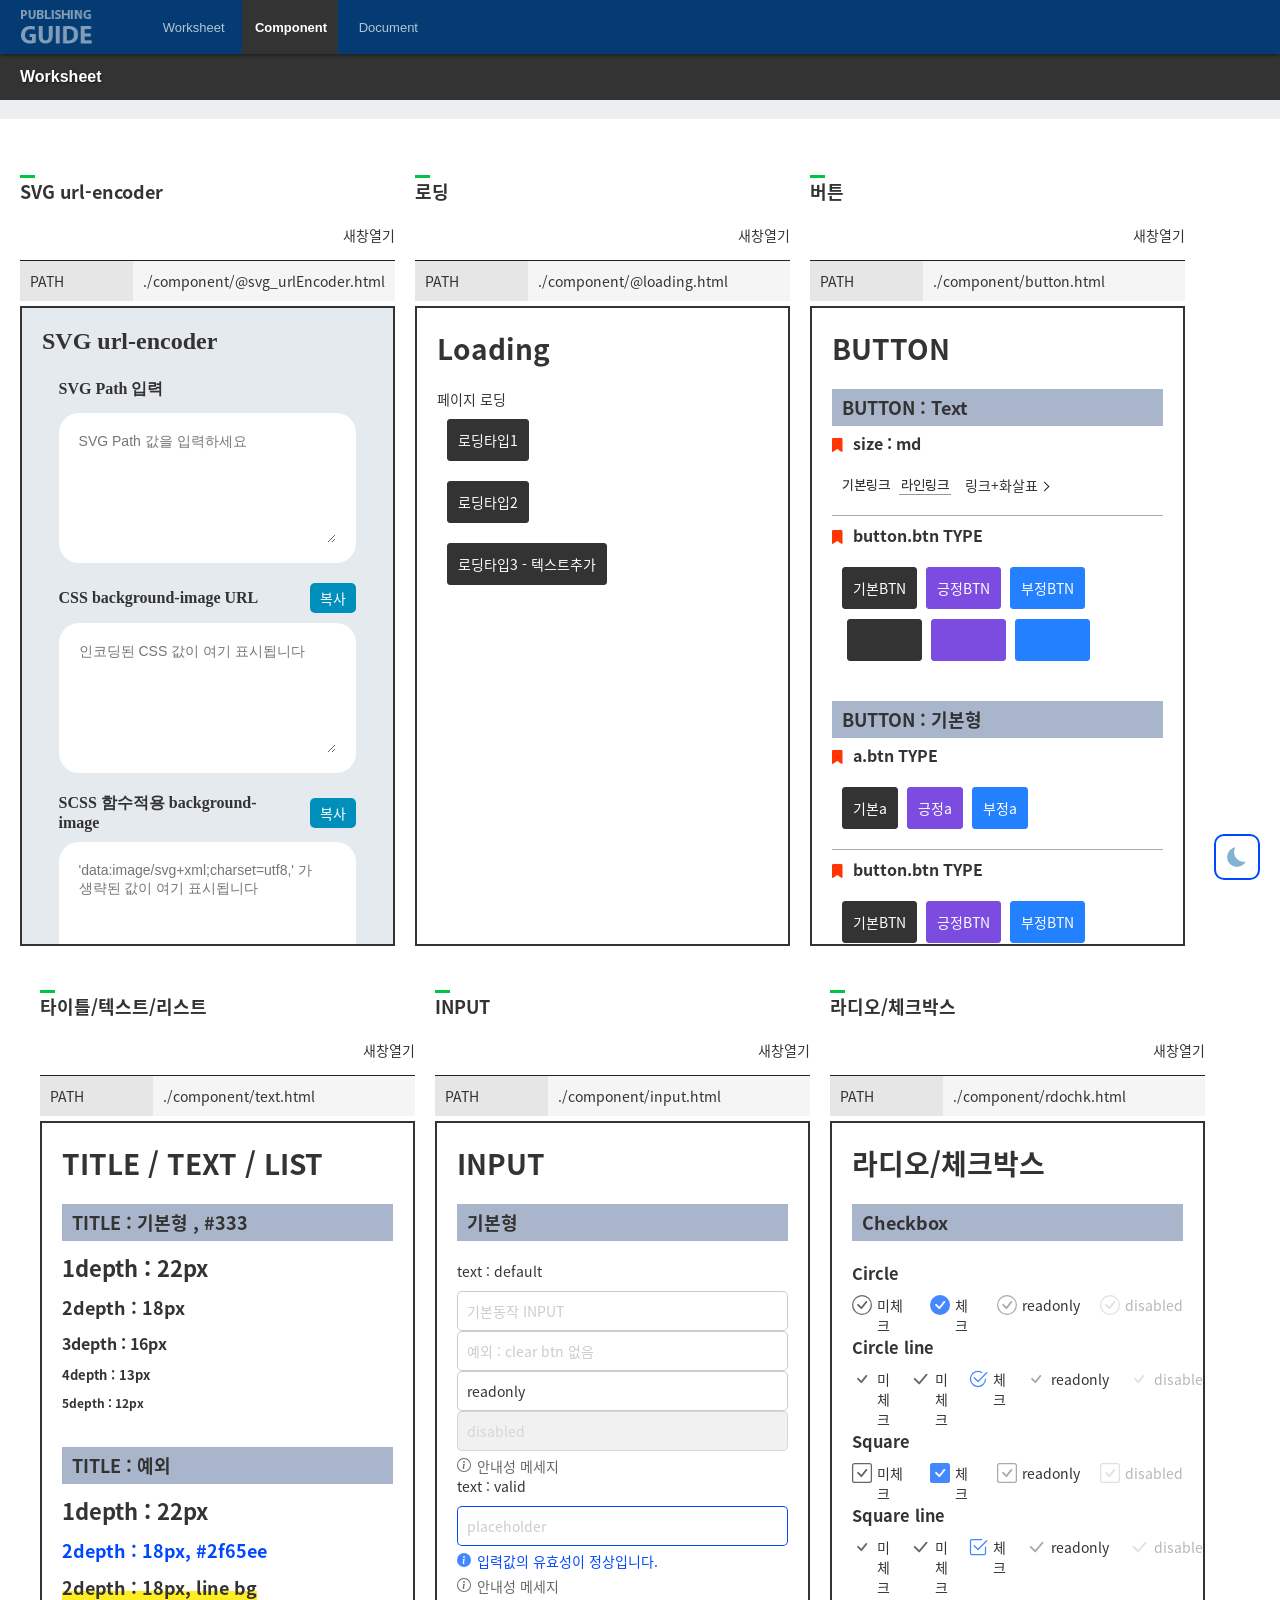
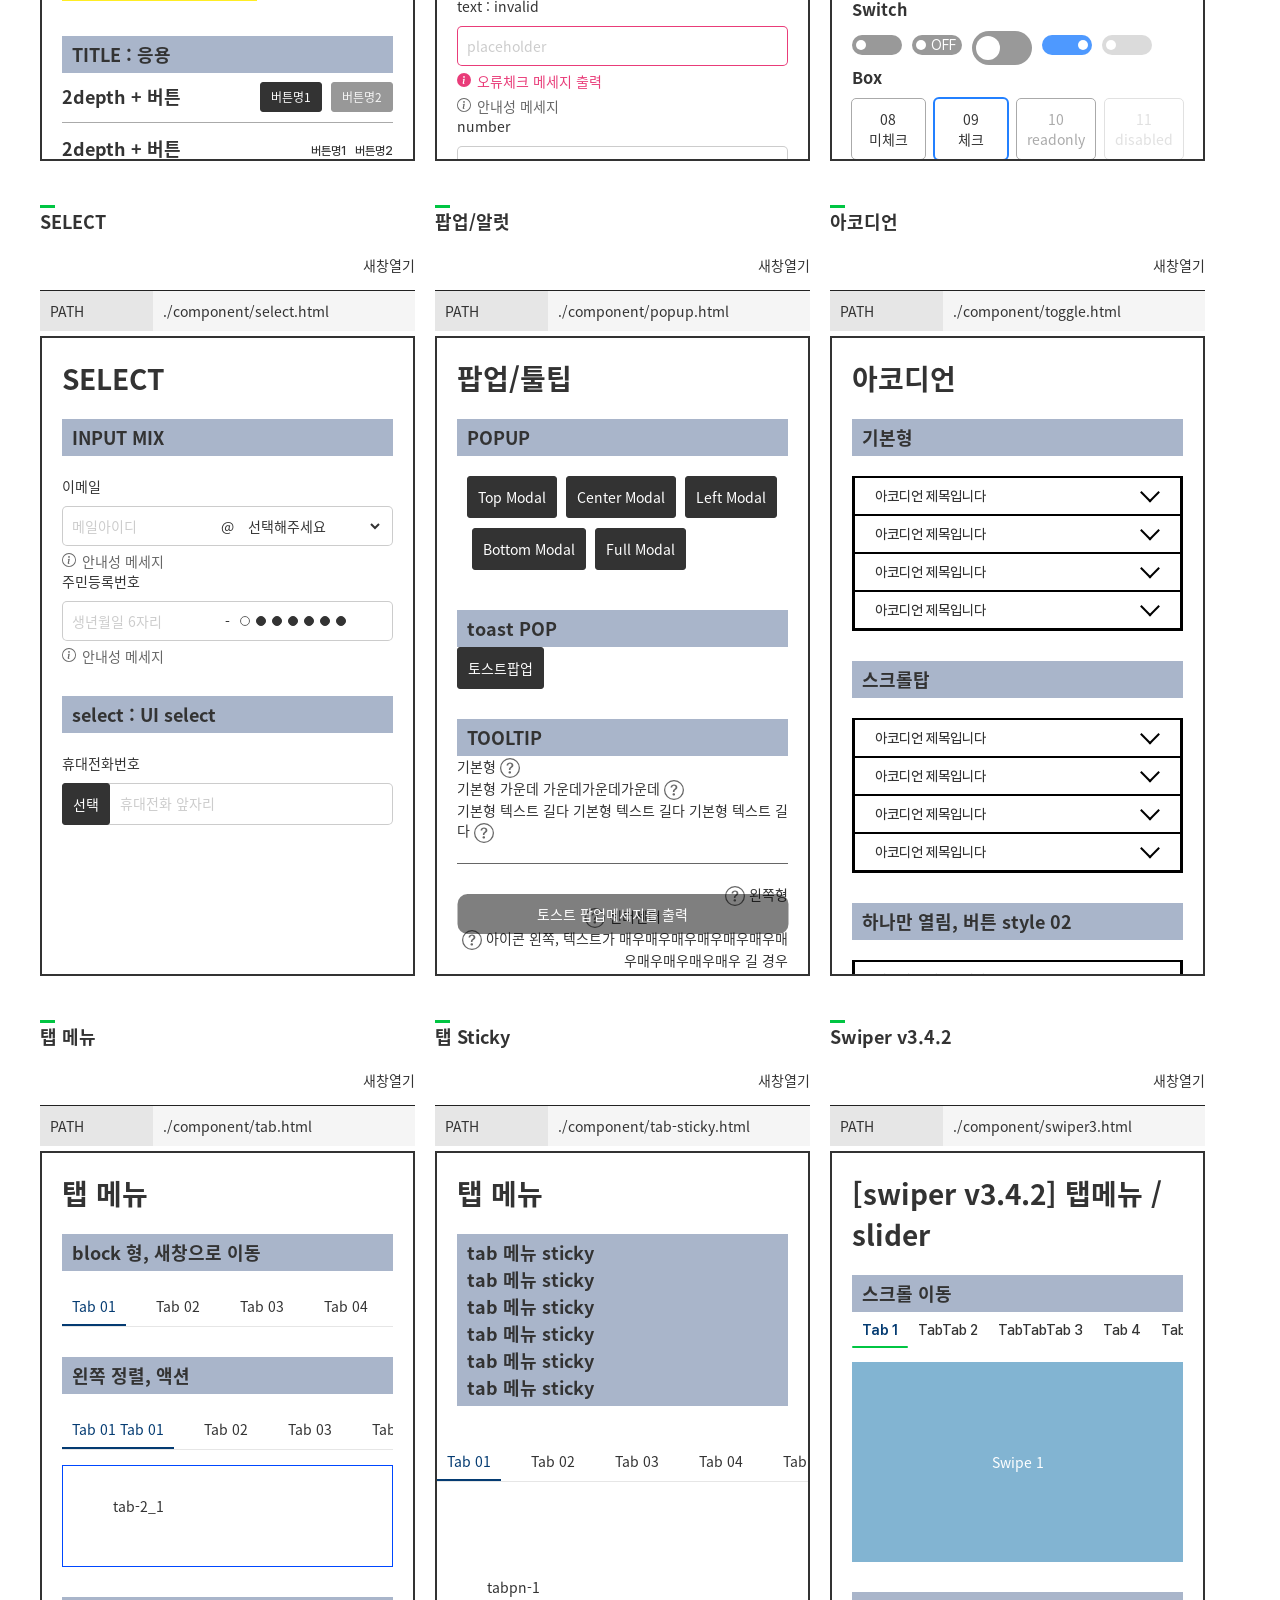
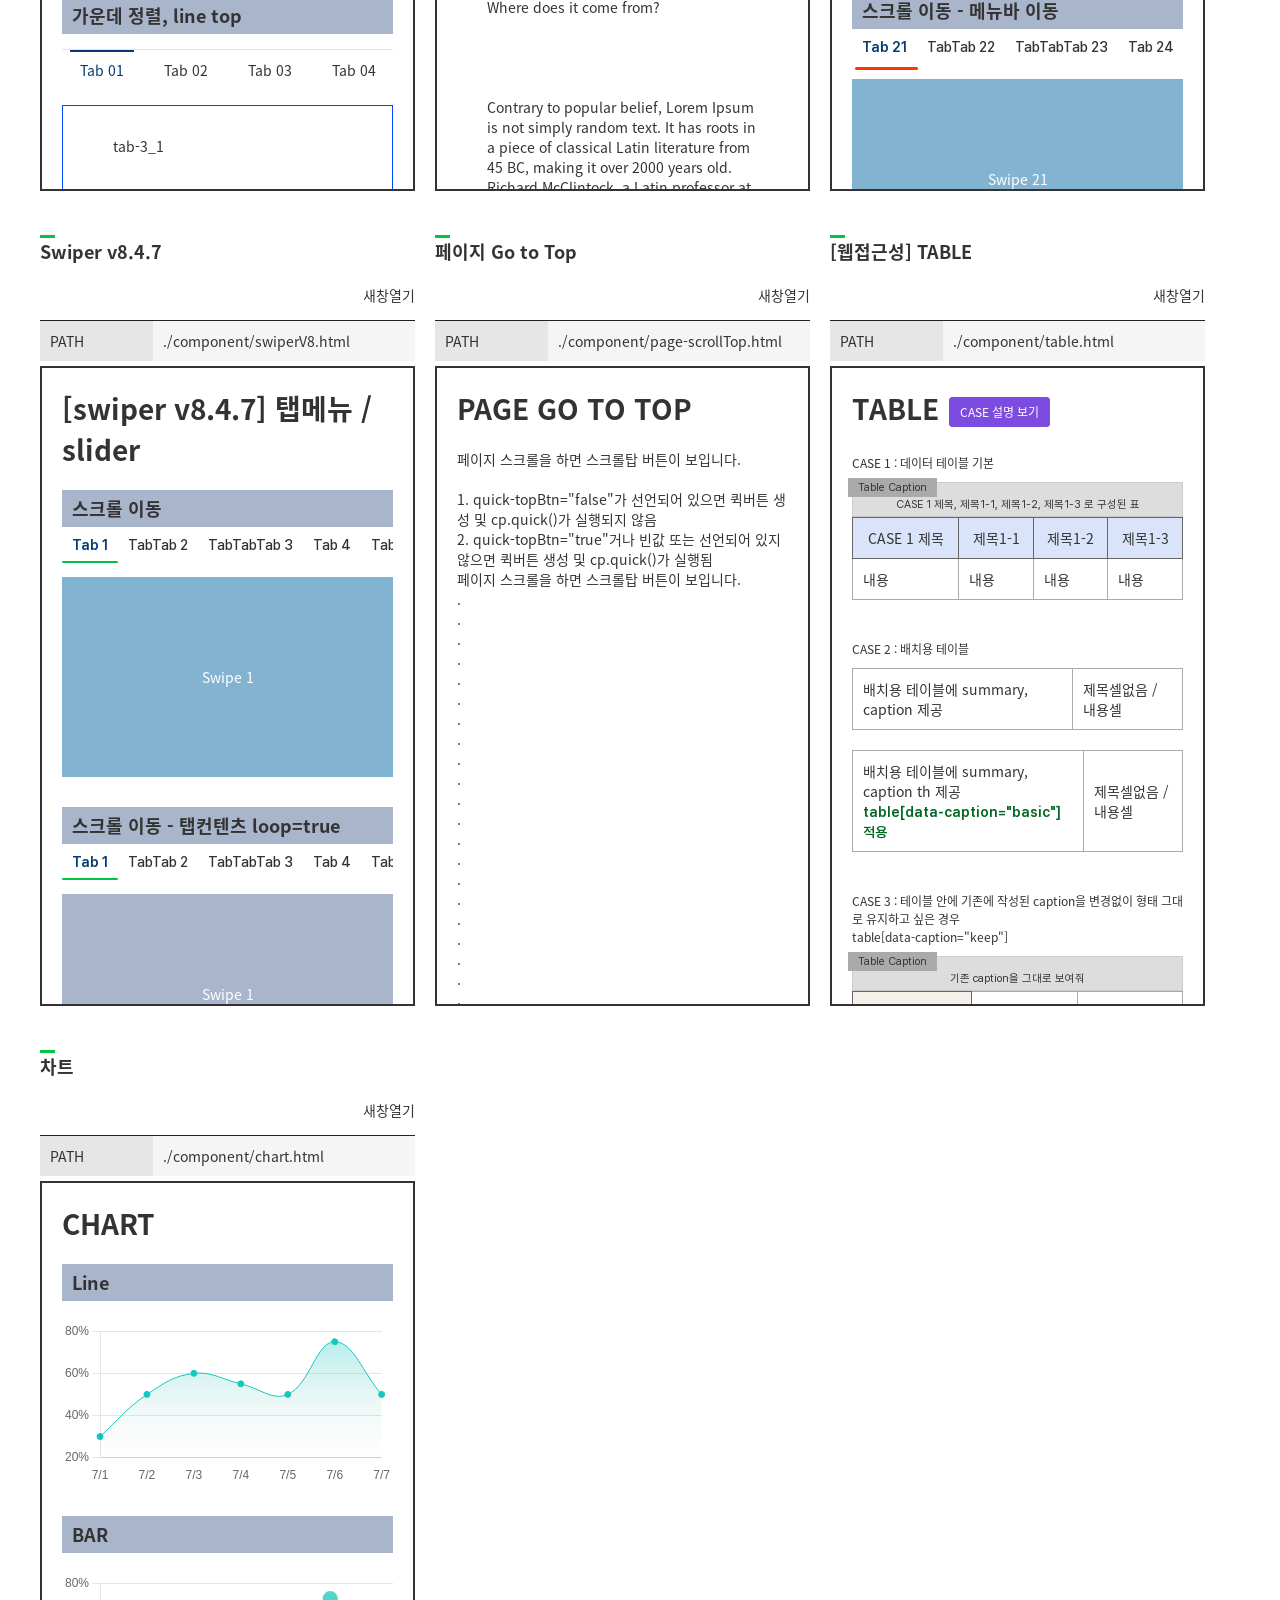
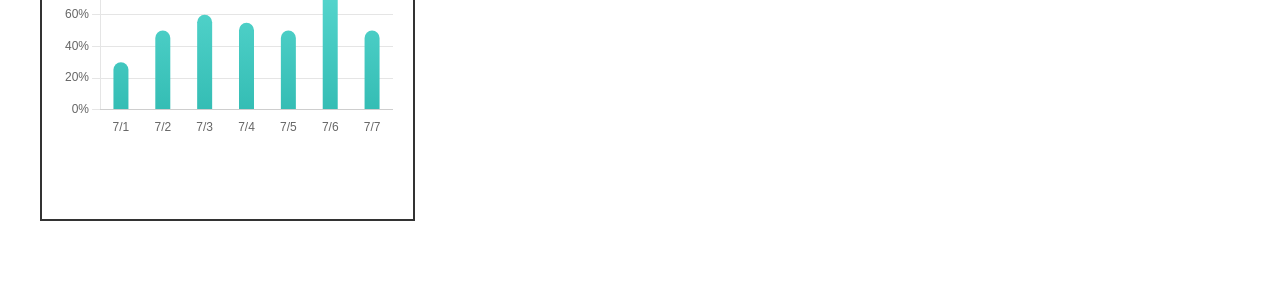
<file: guide/component.html>
<!DOCTYPE html>
<html lang="ko" class=""><head><meta http-equiv="Content-Type" content="text/html; charset=UTF-8">

<meta name="viewport" content="width=device-width, initial-scale=1.0, maximum-scale=1.0, user-scalable=yes">
<meta http-equiv="X-UA-Compatible" content="ie=edge">
<meta name="format-detection" content="telephone=no">

<link rel="stylesheet" type="text/css" href="./com/css/pg.workSheet.css">
<script src="./com/js/lib/lib.jquery-3.6.3.min.js"></script>
<script src="./com/js/lib/lib.swiper.8.4.7.min.js"></script>
<script src="./com/js/pg.guideCommon.js"></script>

<title>COMPONENT | Publishing Guide</title>
</head>
<body data-project="app" data-util="component" data-json="./data/componentTile.json">

<div id="pgWrap" data-category="component">
    <!-- [S] HEADER --> 
    <header id="pgHeader"></header>
    <!-- [E] HEADER -->

	<div class="pg_titles">
		<h2>Worksheet</h2>
	</div>

    <!-- [S] CONTENTS -->
    <div id="pgContainer">
        

        <div class="pg_content">

            <!-- [S] WORK LIST -->
            <div class="pg_board_tab swiper-initialized swiper-horizontal swiper-pointer-events swiper-free-mode">
				<ul class="swiper-wrapper" aria-live="polite">
					<li class="swiper-slide active" role="group"><a href="#@svg_urlEncoder" role="svgUrlEncoder">SVG url-encoder</a></li>
                    <li class="swiper-slide" role="group"><a href="#@loading" role="loading">로딩</a></li>
                    <li class="swiper-slide" role="group"><a href="#button" role="button">버튼</a></li>
                    <li class="swiper-slide" role="group"><a href="#text" role="button">타이틀/텍스트/리스트</a></li>
                    <li class="swiper-slide" role="group"><a href="#input" role="button">INPUT</a></li>
                    <li class="swiper-slide" role="group"><a href="#rdochk" role="button">라디오/체크박스</a></li>
                    <li class="swiper-slide" role="group"><a href="#select" role="button">SELECT</a></li>
                    <li class="swiper-slide" role="group"><a href="#popup" role="button">팝업/알럿</a></li>
                    <li class="swiper-slide" role="group"><a href="#toggle" role="button">아코디언</a></li>
                    <li class="swiper-slide" role="group"><a href="#tab" role="button">탭 메뉴</a></li>
                    <li class="swiper-slide" role="group"><a href="#tab-sticky" role="button">탭 Sticky</a></li>
                    <li class="swiper-slide" role="group"><a href="#swiper3" role="button">swiper v3.4.2</a></li>
                    <li class="swiper-slide" role="group"><a href="#swiperV8" role="button">swiper v8.4.7</a></li>
                    <li class="swiper-slide" role="group"><a href="#page-scrollTop" role="button">페이지 GO TO TOP</a></li>
                    <li class="swiper-slide" role="group"><a href="#table" role="button">[웹접근성] TABLE</a></li>
                    <li class="swiper-slide" role="group"><a href="#chart" role="button">차트</a></li>
				</ul>
                <span class="swiper-notification" aria-live="assertive" aria-atomic="true"></span>
                <span class="swiper-notification" aria-live="assertive" aria-atomic="true"></span>
            </div>
            <!-- [E] WORK LIST -->
        </div>
    </div>
    <!-- [E] CONTENTS -->
</div>

</body>
</html>
</file>
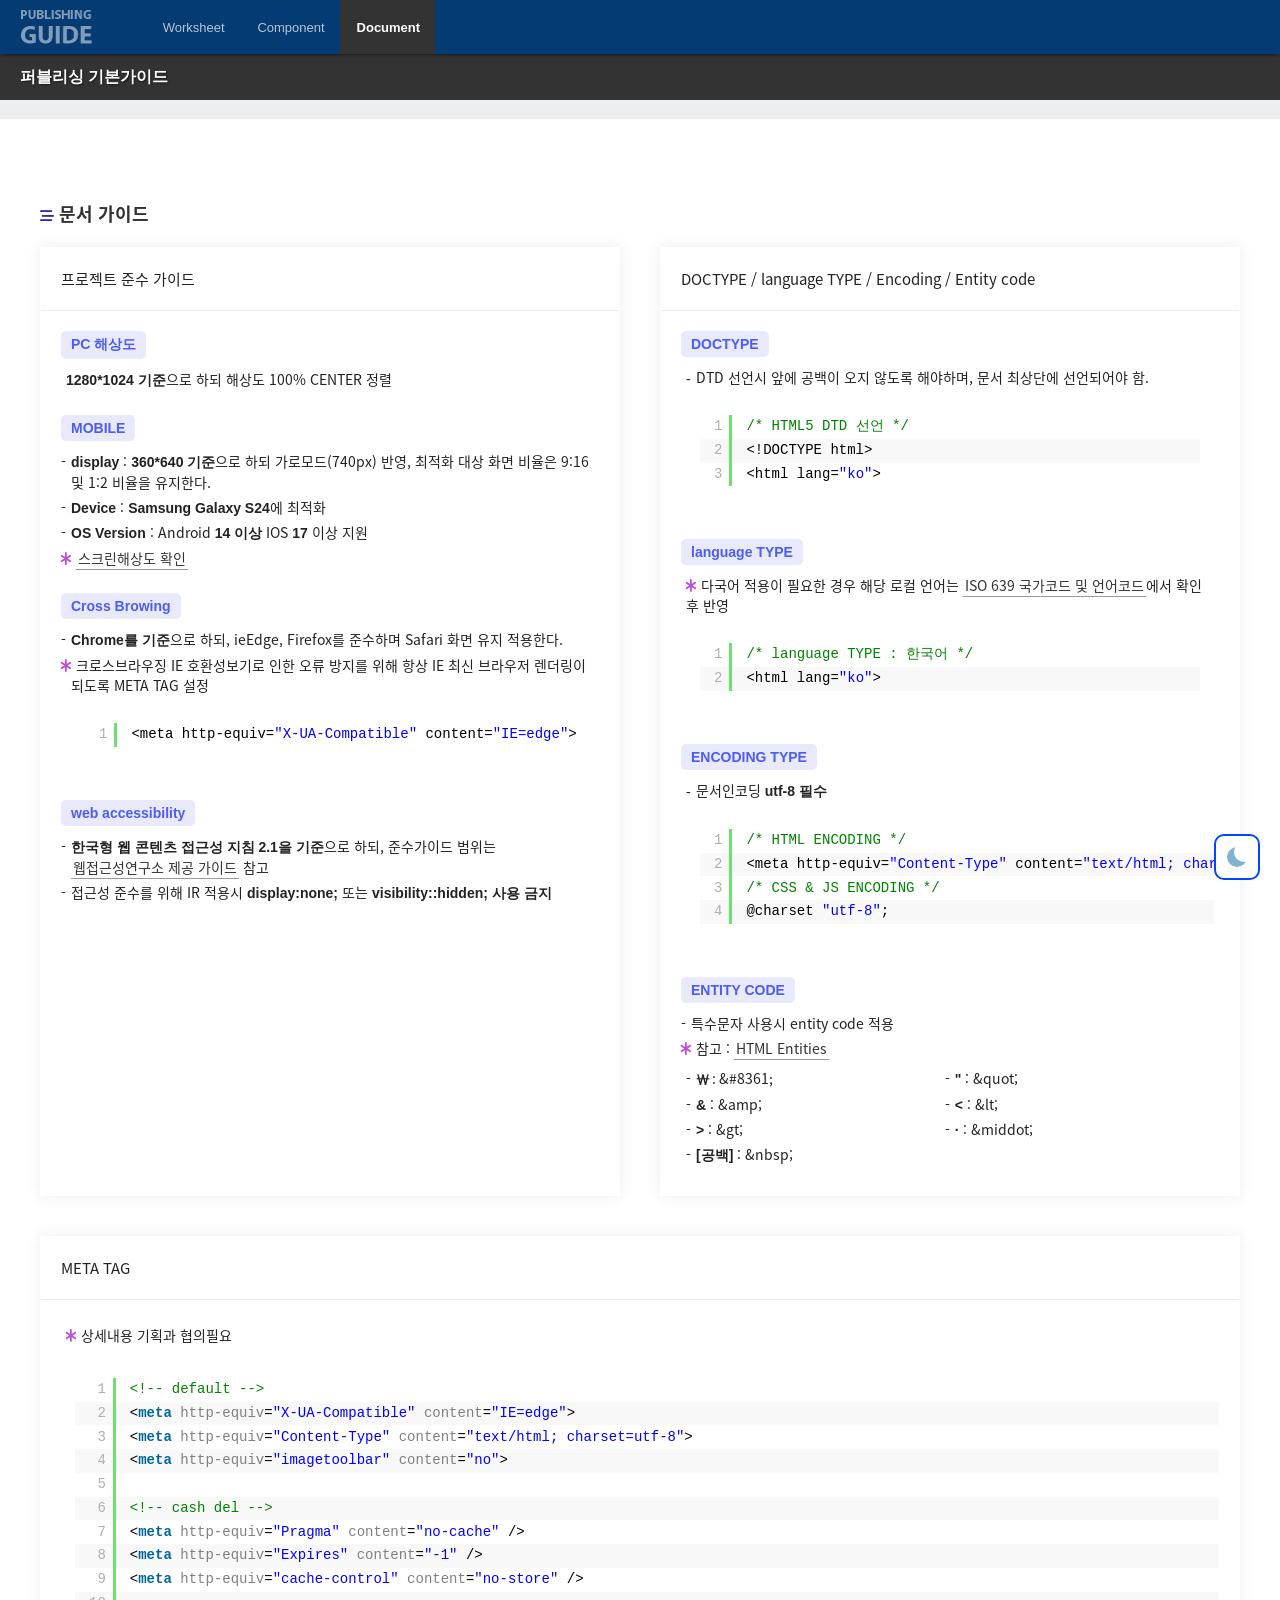
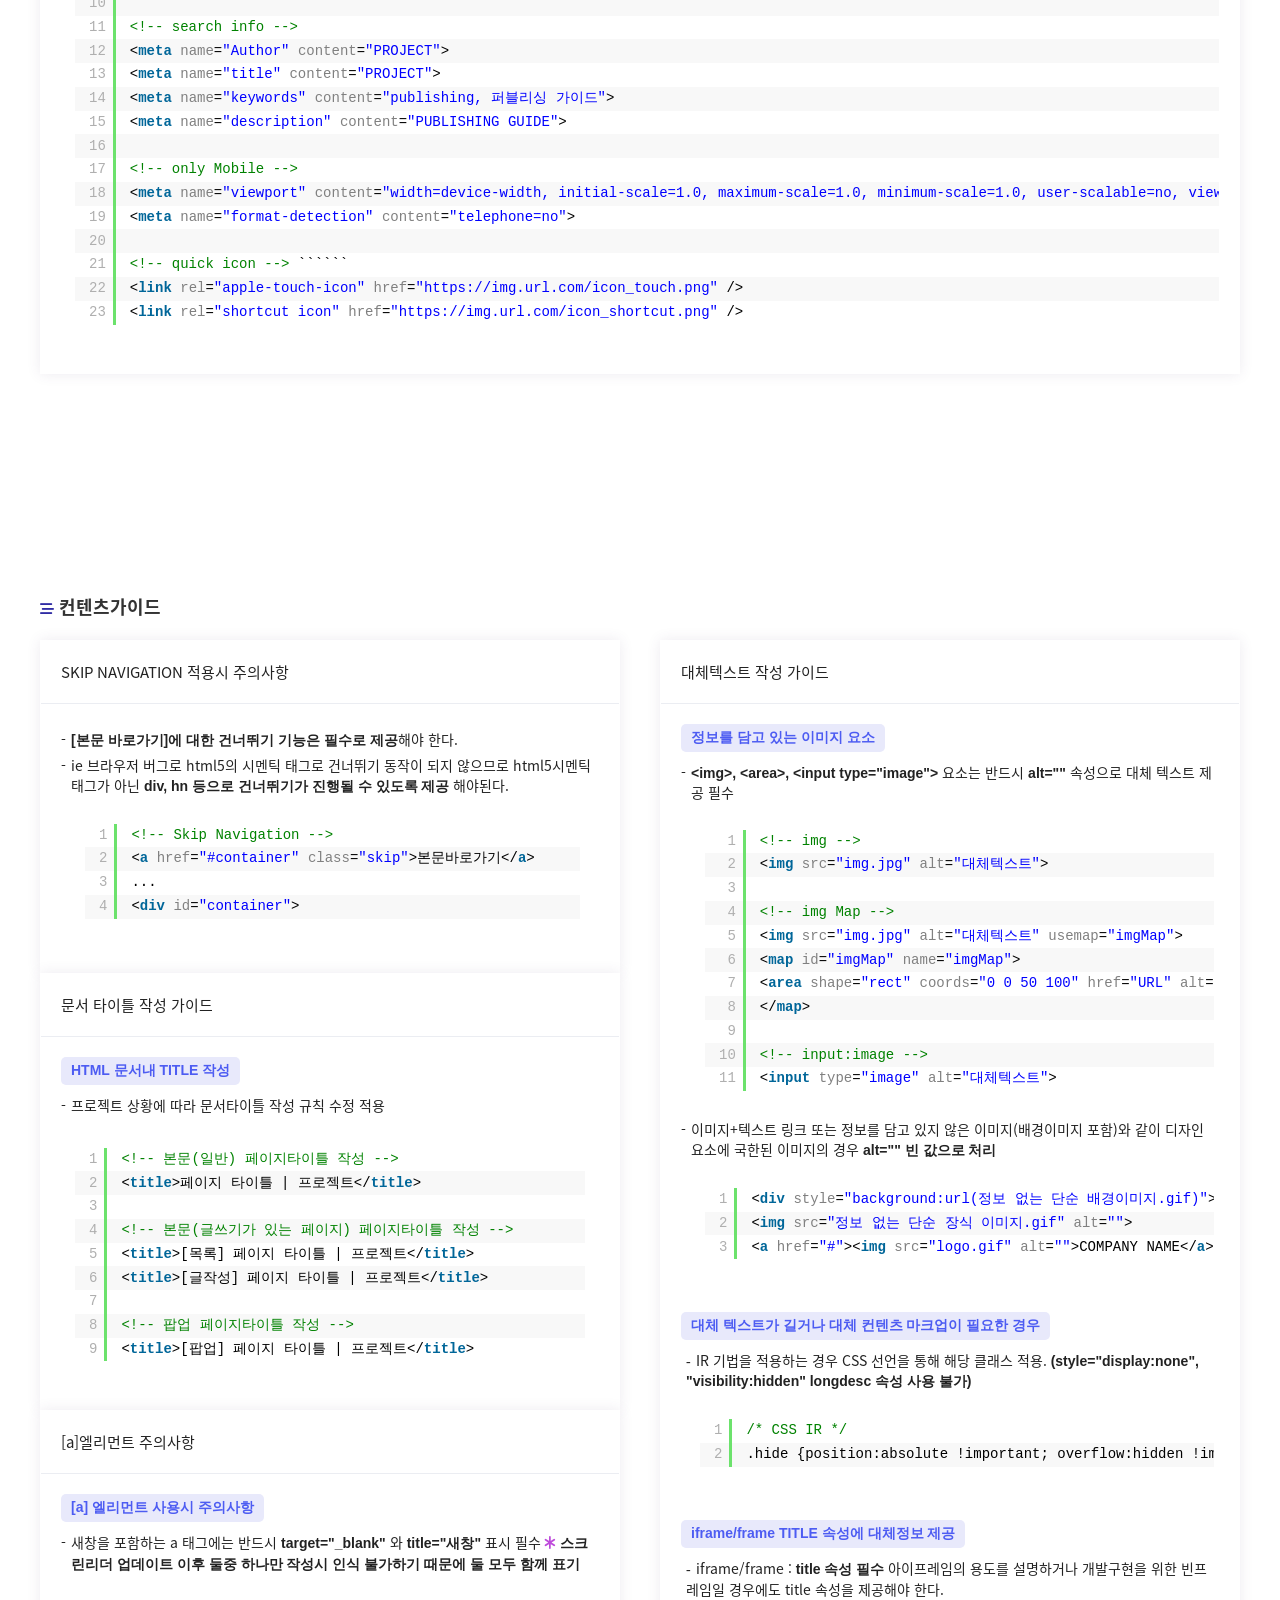
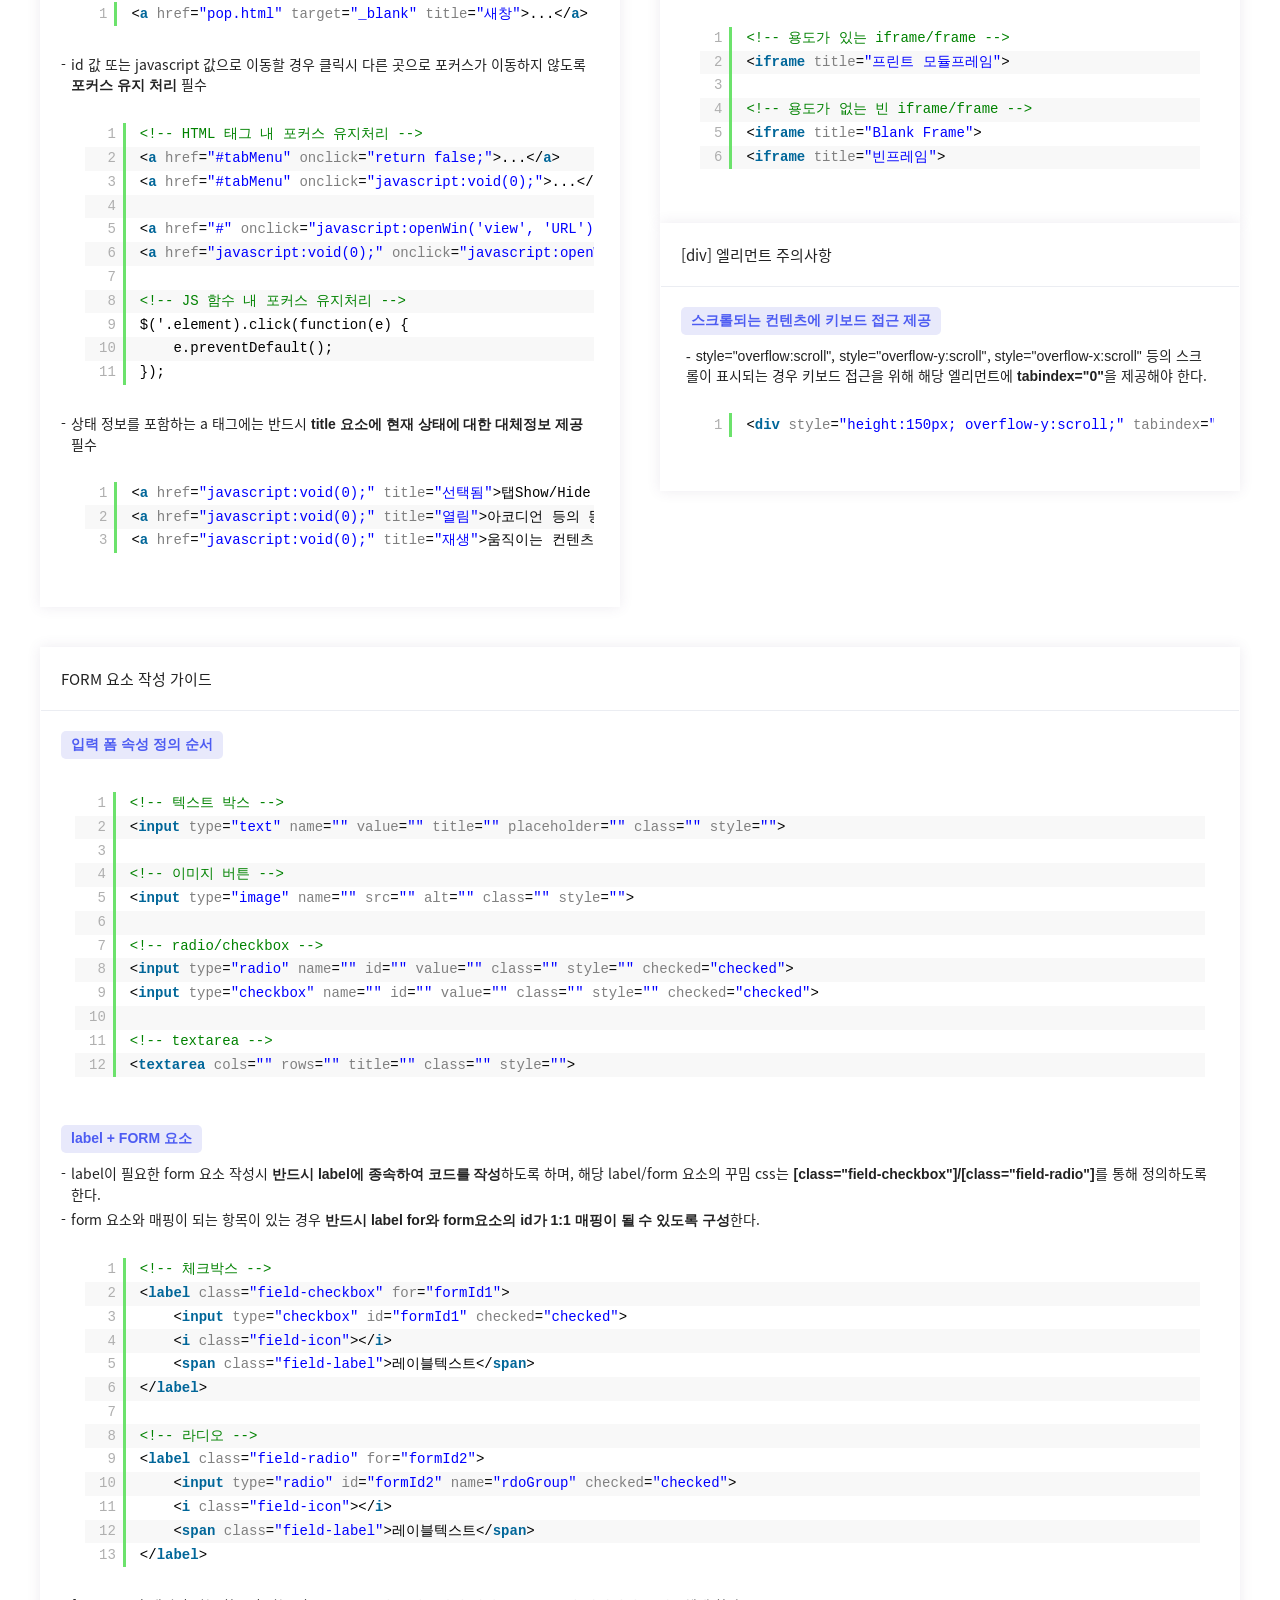
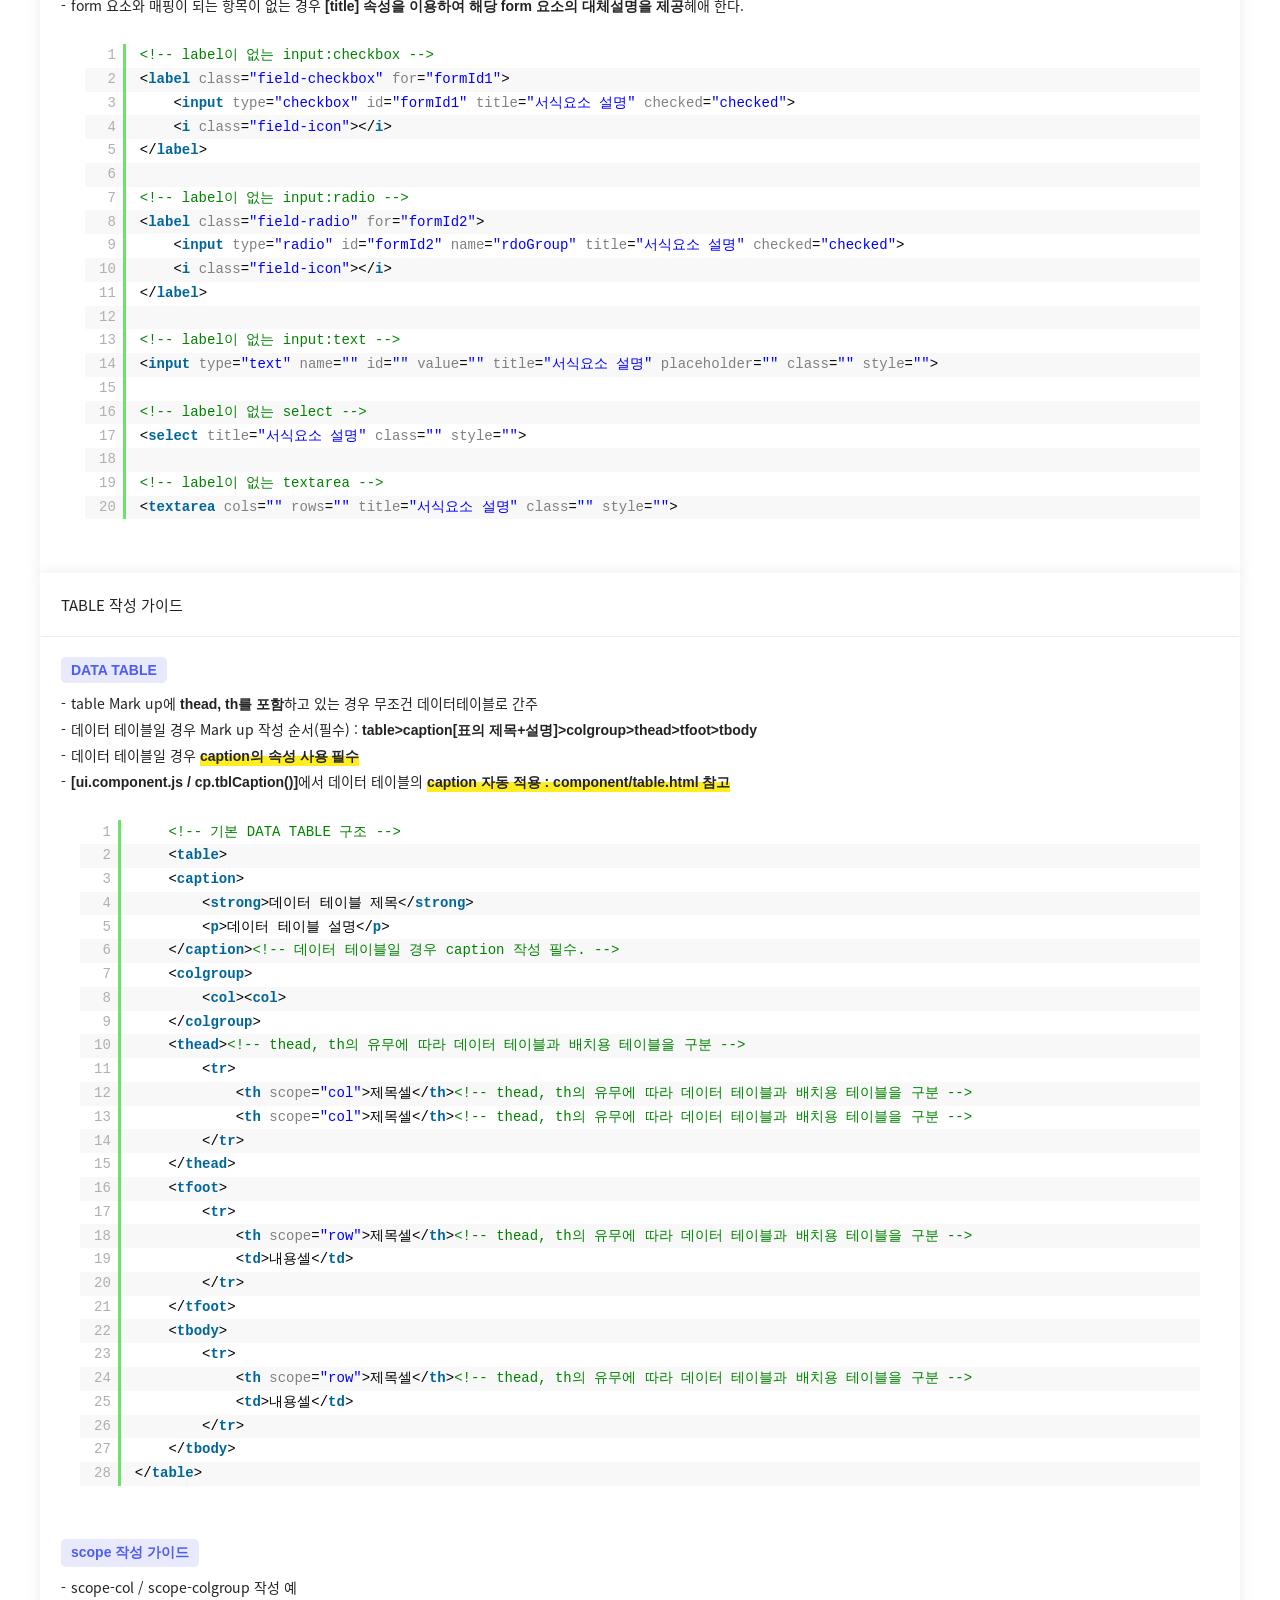
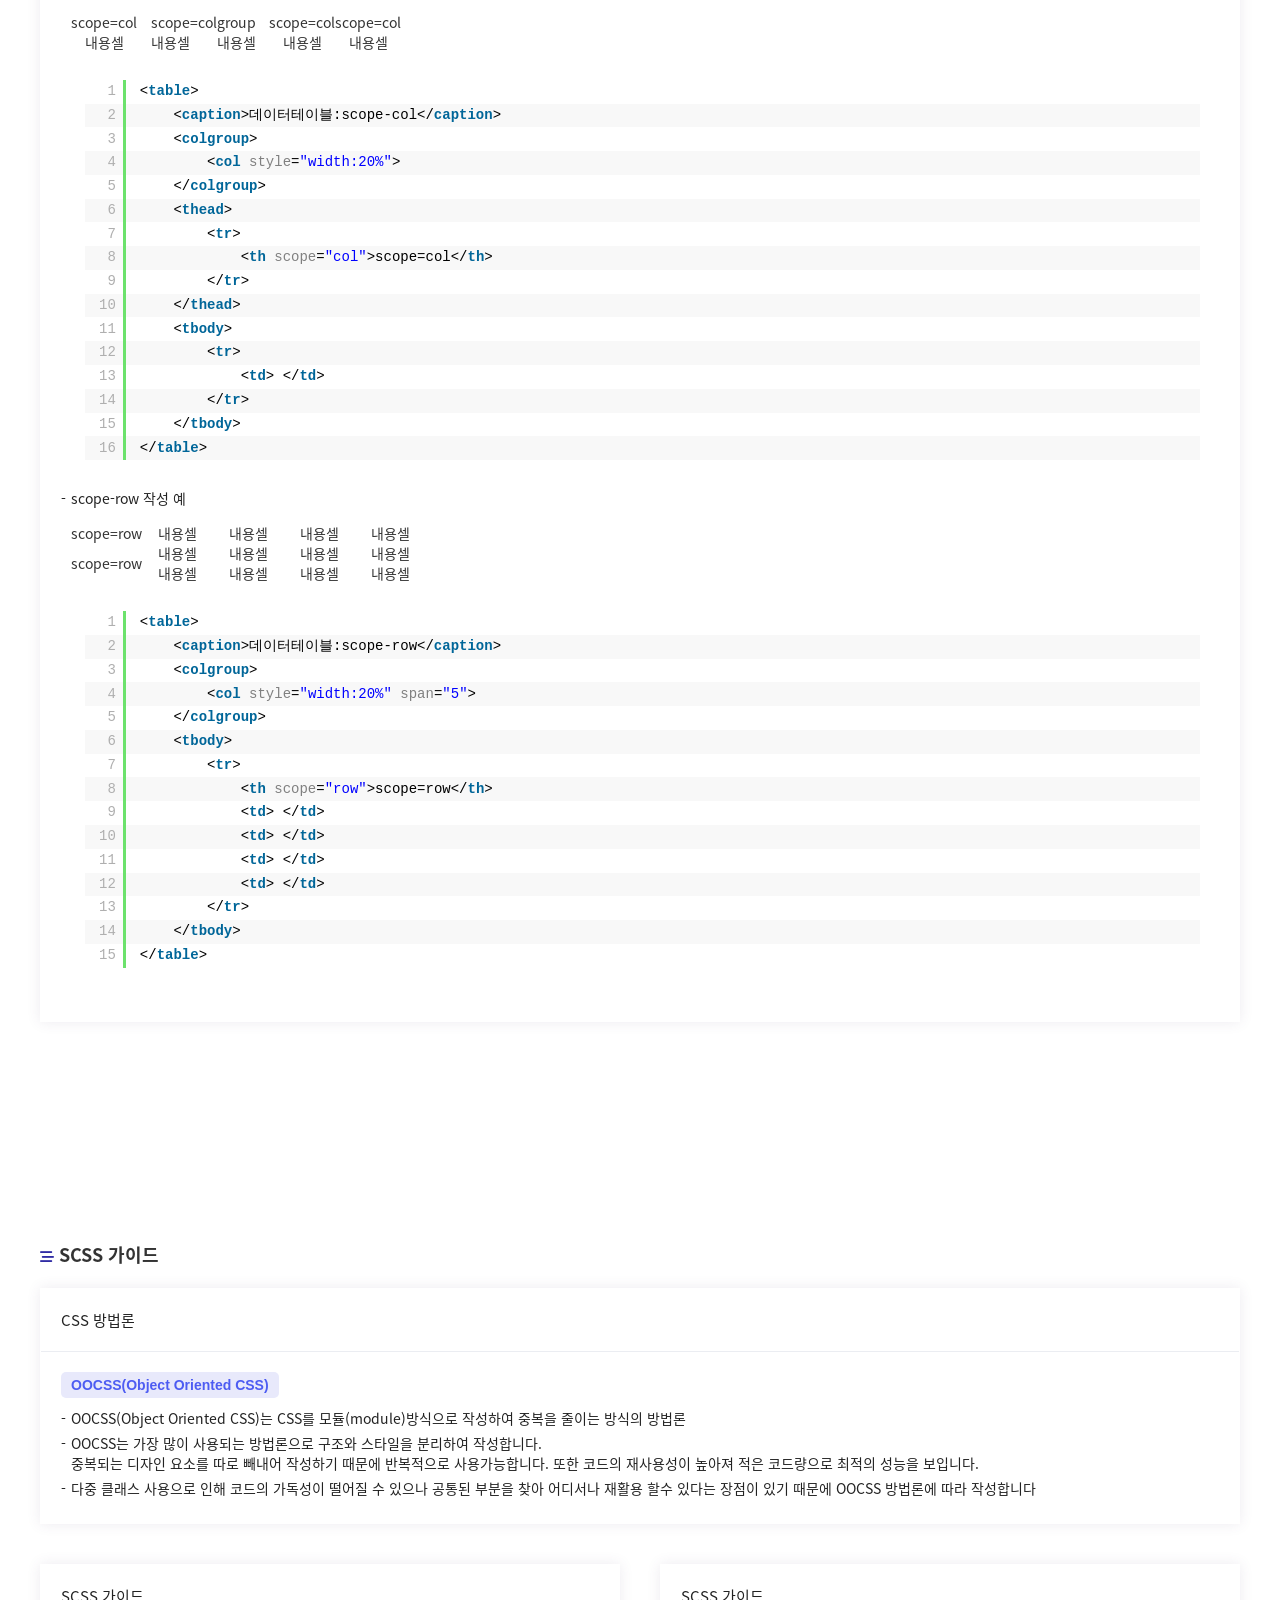
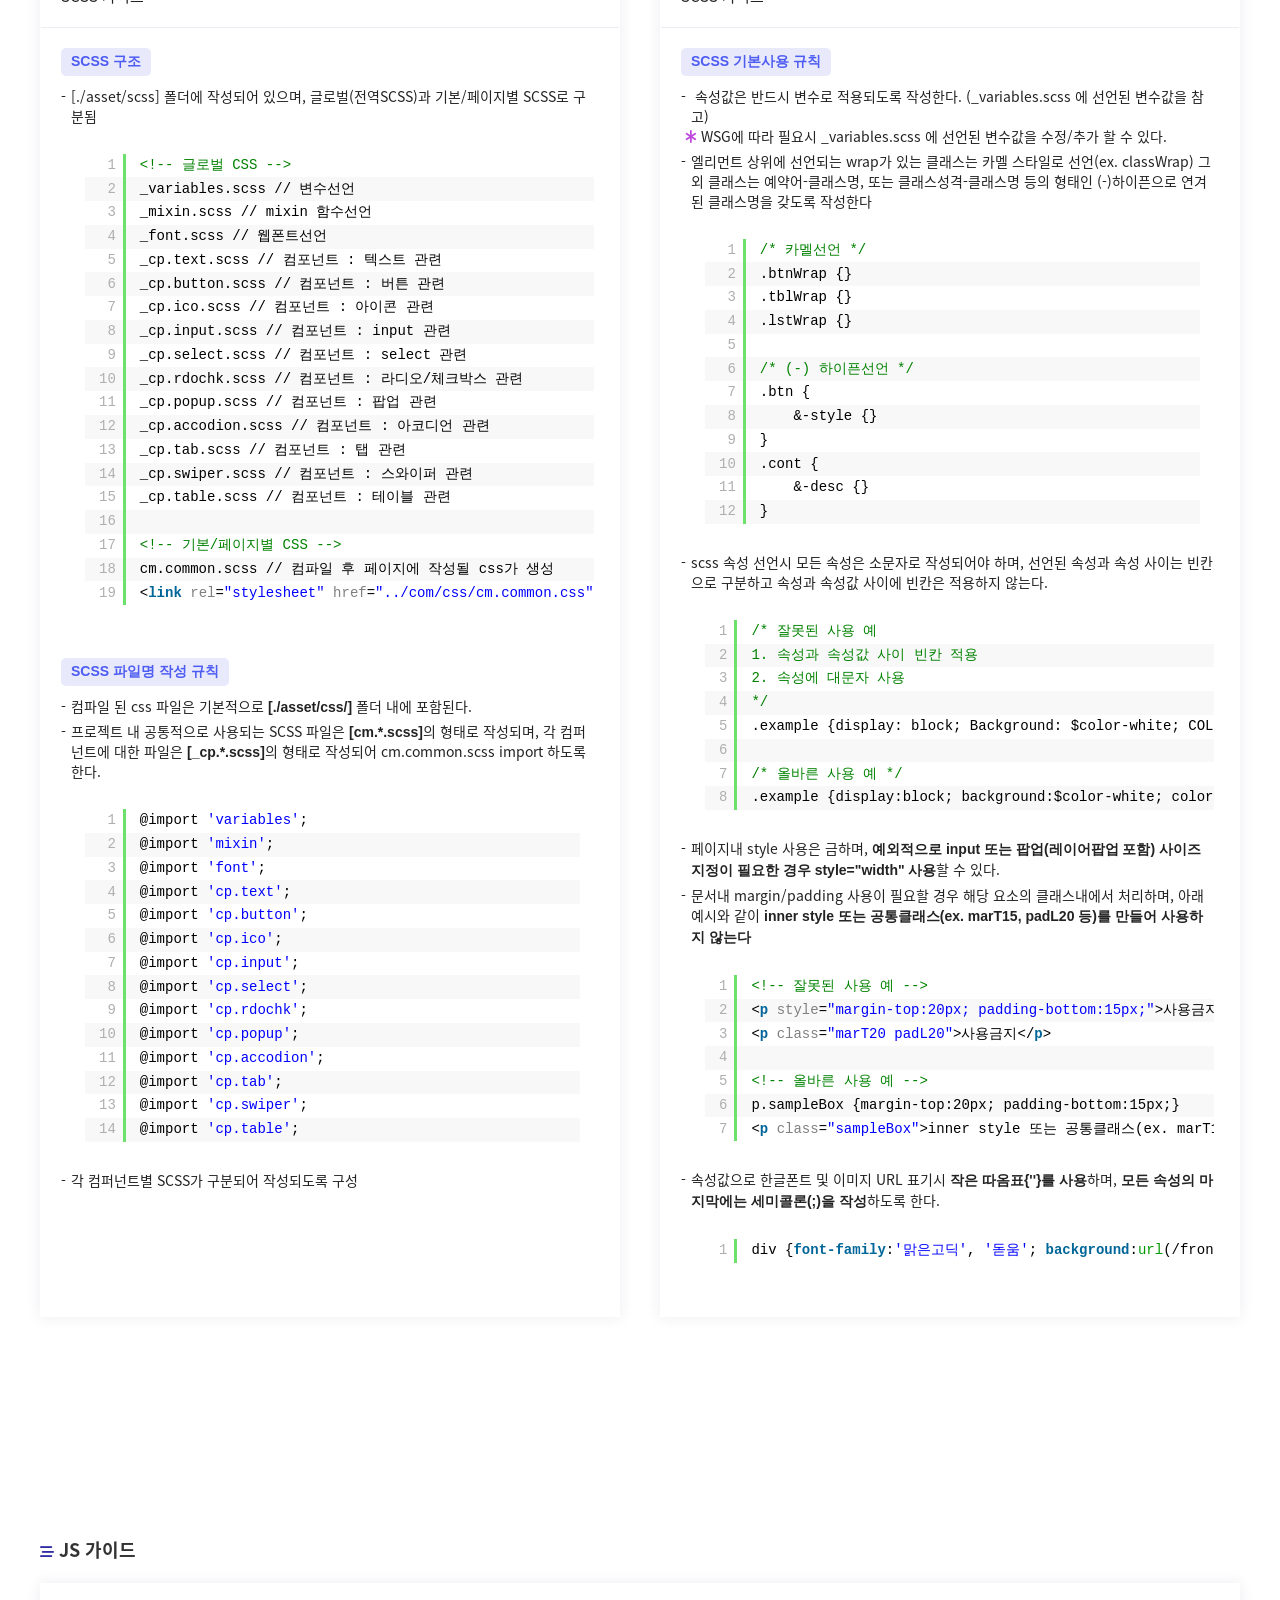
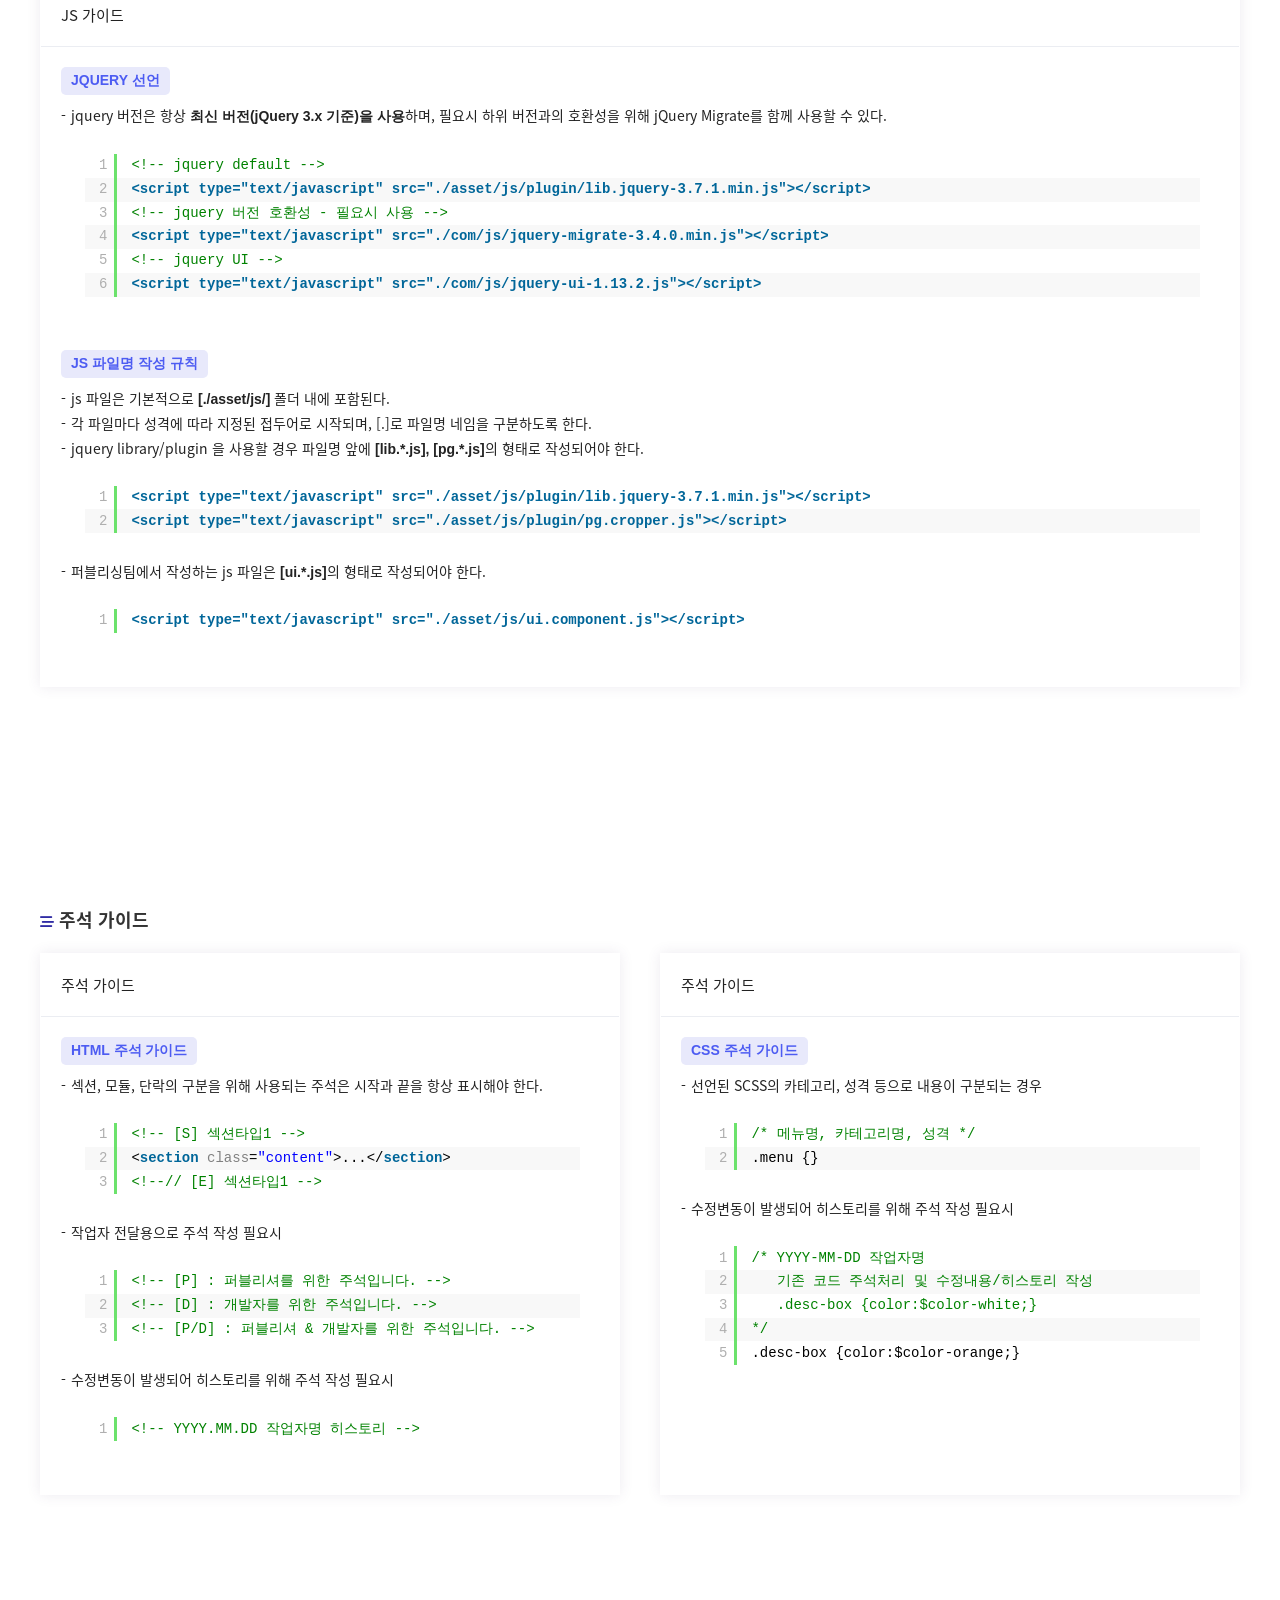
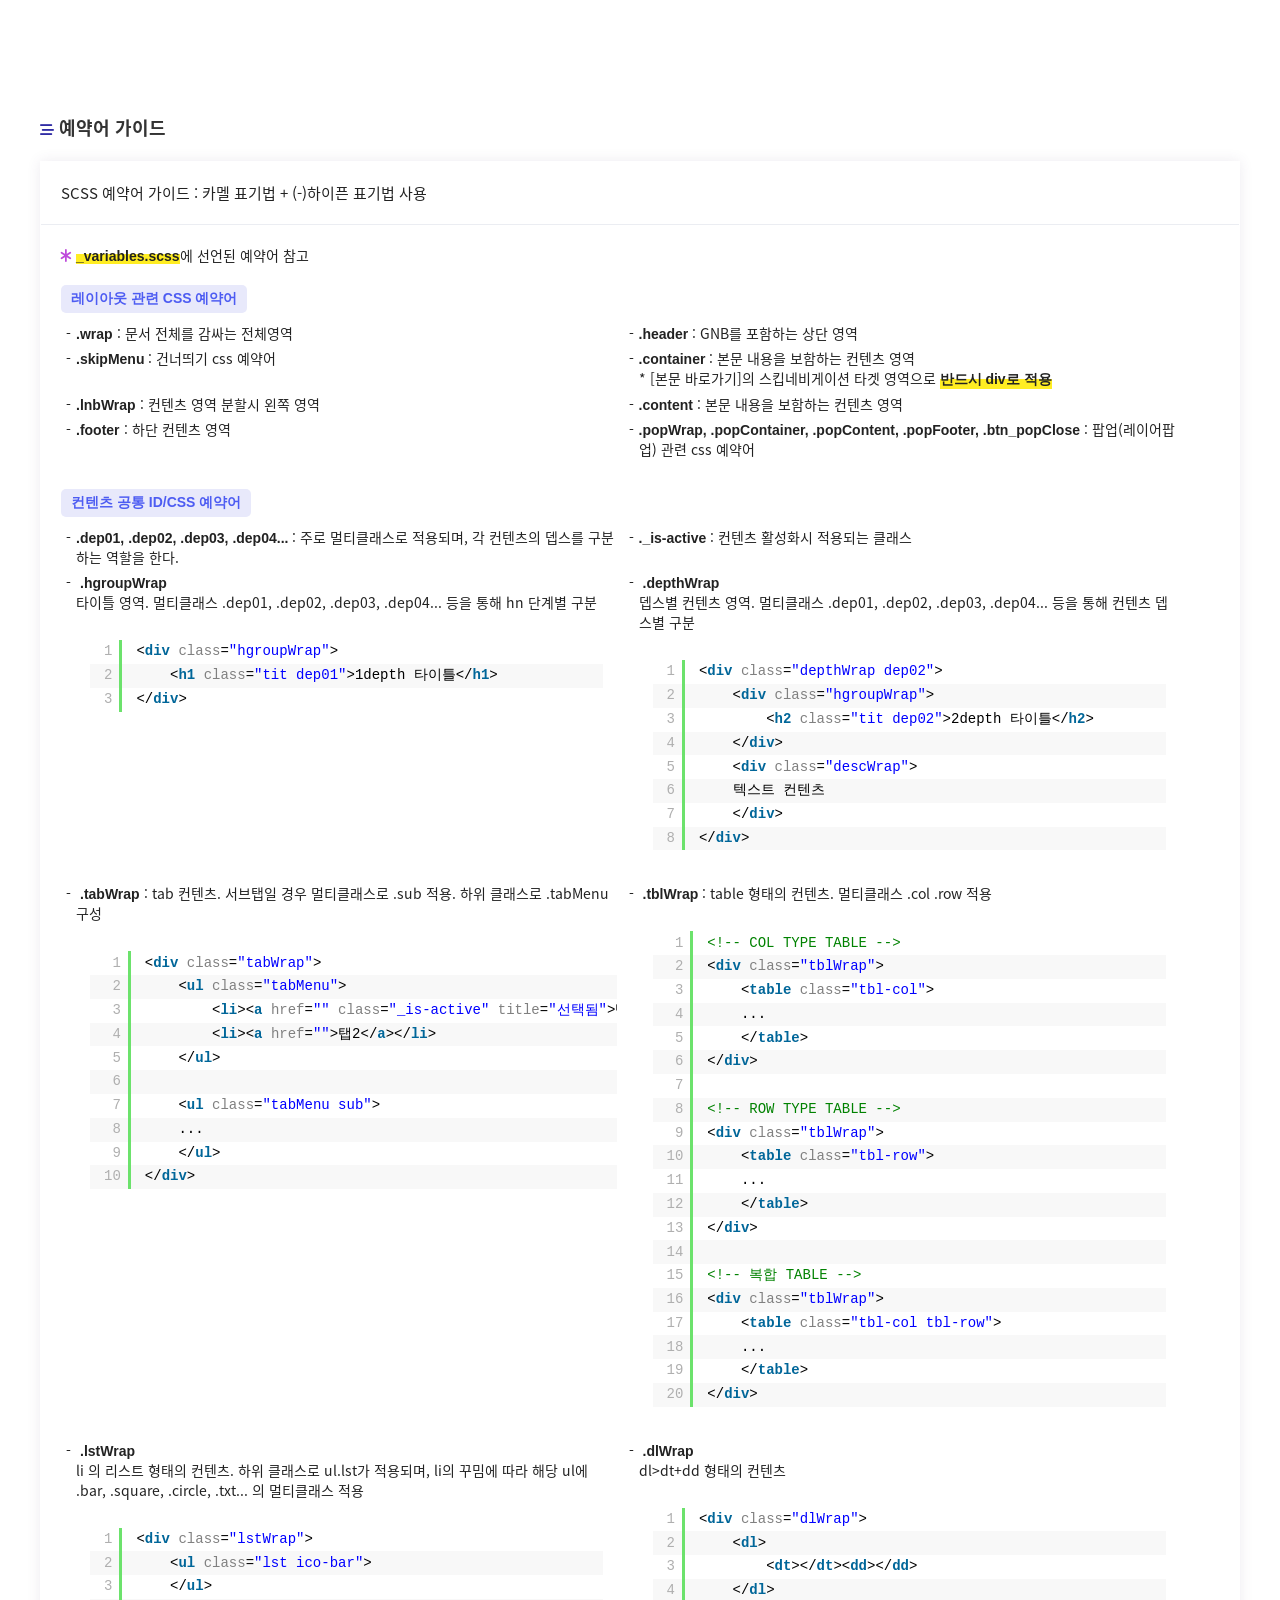
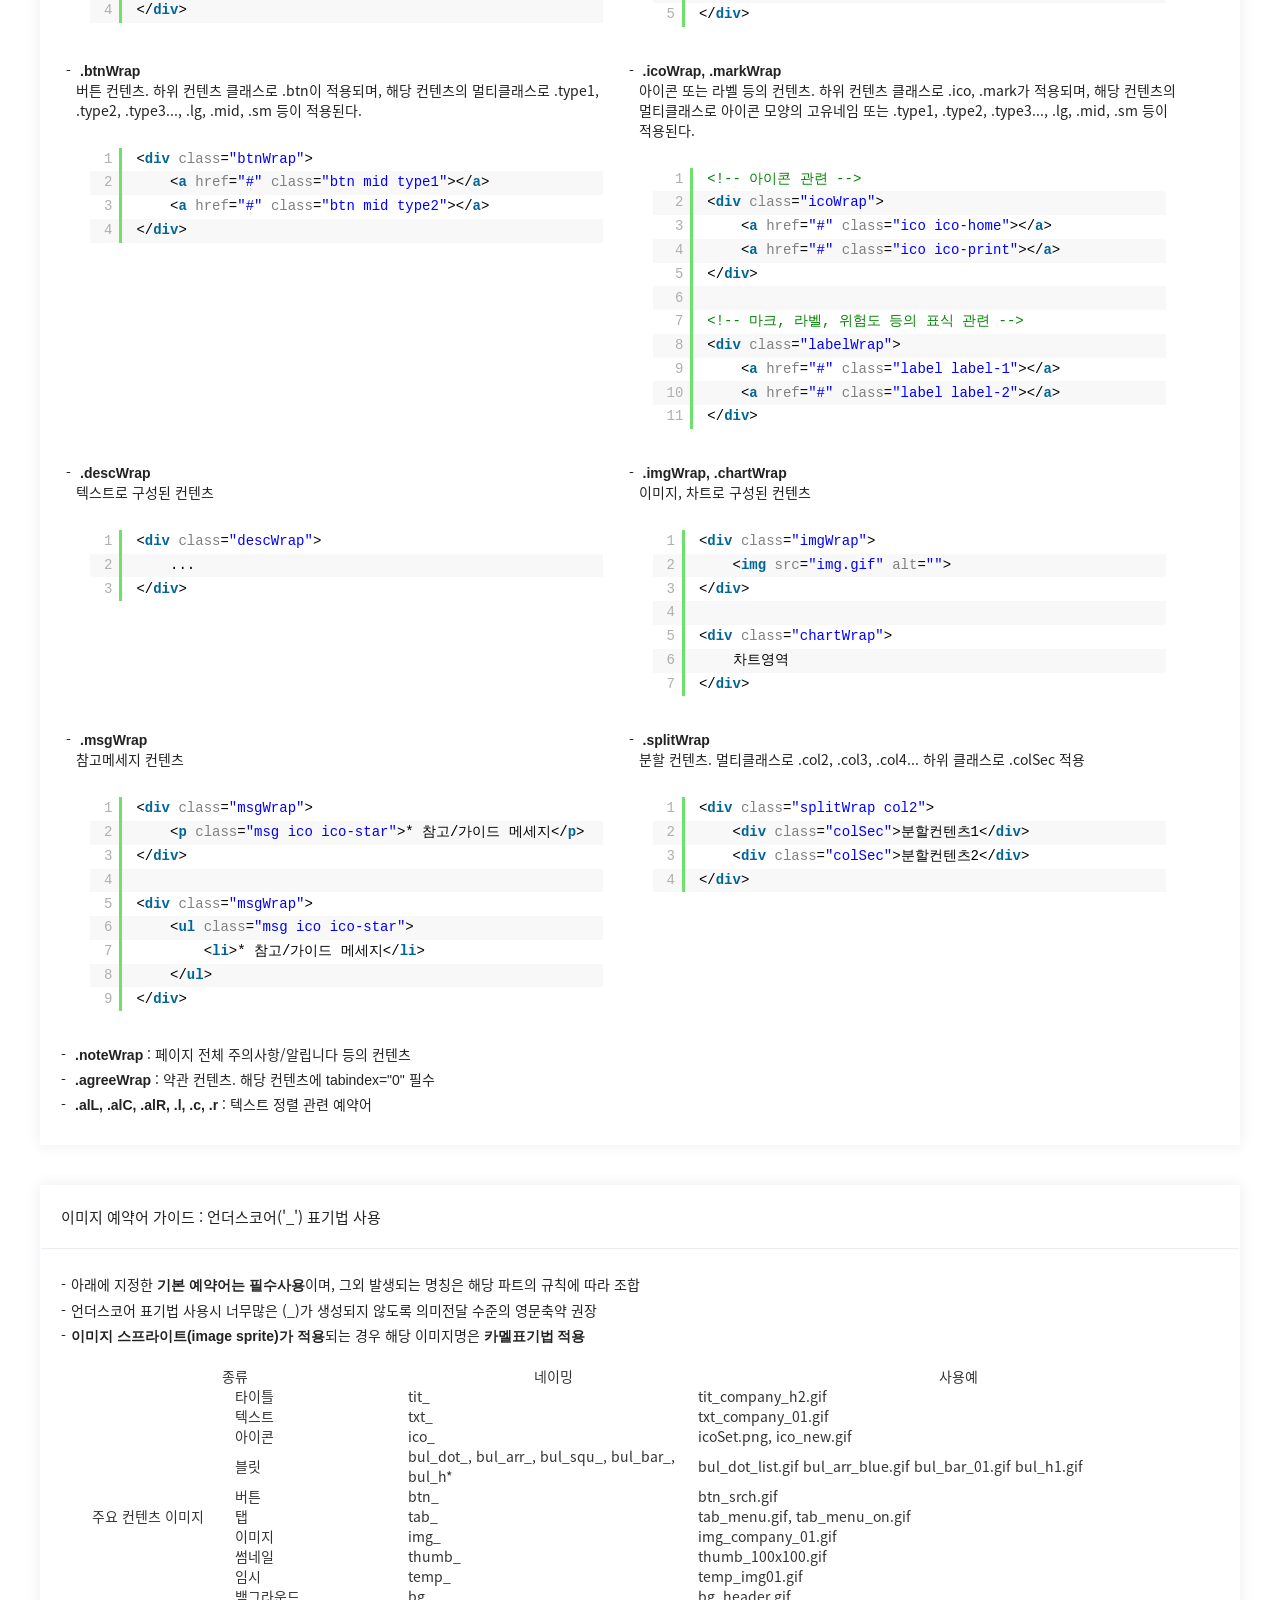
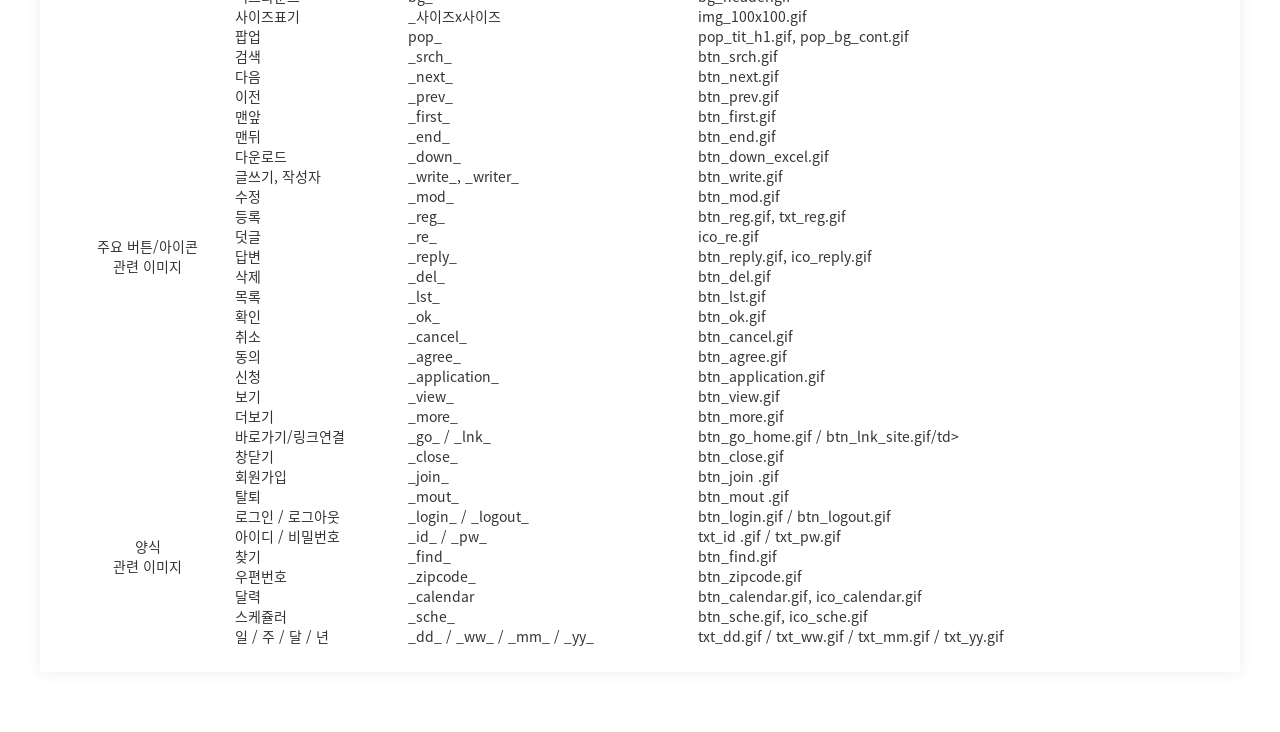
<file: guide/document.html>
<!DOCTYPE html>
<html lang="ko" class="">
<head>
<meta http-equiv="Content-Type" content="text/html; charset=UTF-8">

<meta name="viewport" content="width=device-width, initial-scale=1.0, maximum-scale=1.0, user-scalable=yes">
<meta http-equiv="X-UA-Compatible" content="ie=edge">
<meta name="format-detection" content="telephone=no">

<link rel="stylesheet" type="text/css" href="./com/css/pg.workSheet.css">
<link rel="stylesheet" type="text/css" href="./com/css/cm.guide.css">
<script src="./com/js/lib/lib.jquery-3.6.3.min.js"></script>
<script src="./com/js/lib/lib.swiper.8.4.7.min.js"></script>
<script src="./com/js/pg.guideCommon.js"></script>

<!-- codeview -->
<link rel="stylesheet" type="text/css" href="./codeview/styles/shCoreDefault.css">
<script src="./codeview/scripts/shCore.js"></script>
<script src="./codeview/scripts/shAutoloader.js"></script>
<script src="./codeview/scripts/shBrushJScript.js"></script>
<script src="./codeview/scripts/shBrushXml.js"></script>
<script src="./codeview/scripts/shBrushCss.js"></script>
<script type="text/javascript">
SyntaxHighlighter.all();
</script>

<title>퍼블리싱 기본가이드 | Publishing Guide</title>
</head>
<body data-project="app" data-util="document">

<div id="pgWrap" data-category="document">
    <!-- [S] HEADER --> 
    <header id="pgHeader"></header>
    <!-- [E] HEADER -->

	<div class="pg_titles">
		<h2>퍼블리싱 기본가이드</h2>
	</div>

    <!-- [S] CONTENTS -->
    <div id="pgContainer">
        <div class="pg_content">

            <!-- [S] MENU LIST -->
            <div class="pg_board_tab swiper-initialized swiper-horizontal swiper-pointer-events swiper-free-mode">
				<ul class="swiper-wrapper" aria-live="polite">
					<li class="swiper-slide active" role="group"><a href="#pgWrap" role="button">문서 가이드</a></li>
                    <li class="swiper-slide" role="group"><a href="#doc2" role="button">컨텐츠 가이드</a></li>
                    <li class="swiper-slide" role="group"><a href="#doc3" role="button">SCSS 가이드</a></li>
                    <li class="swiper-slide" role="group"><a href="#doc4" role="button">JS 가이드</a></li>
                    <li class="swiper-slide" role="group"><a href="#doc5" role="button">주석 가이드</a></li>
                    <li class="swiper-slide" role="group"><a href="#doc6" role="button">예약어 가이드</a></li>
				</ul>
                <span class="swiper-notification" aria-live="assertive" aria-atomic="true"></span>
                <span class="swiper-notification" aria-live="assertive" aria-atomic="true"></span>
            </div>
            <!-- [E] MENU LIST -->

            <div class="pg-contentWrap">
                <section class="pg-docSection">
                    <div class="wg-hgroup">
                        <h2 class="wgTit01">문서 가이드</h2>
                    </div>
                    <article class="wg-fxWrap wg-rowWrap">
                        <div class="wg-contBoxWrap wg-fx">
                            <dl class="wg-contBody">
                                <dt>프로젝트 준수 가이드</dt>
                                <dd class="wg-txtCont">
                                    <!--  PC WEB 프로젝트일때 사용 -->
                                    <strong class="wg-TxtTit">PC 해상도</strong>
                                    <div class="wg-lstBody"><b>1280*1024 기준</b>으로 하되 해상도 100% CENTER 정렬</div>
                                </dd>
                                <dd class="wg-lstCont">
                                    <!--  MOBILE WEB/APP 프로젝트일때 사용 -->
                                    <strong class="wg-TxtTit">MOBILE</strong>
                                    <div class="wg-lstBody">
                                        <ul class="wg-lst-bar">
                                            <li><strong>display</strong> : <b>360*640 기준</b>으로 하되 가로모드(740px) 반영, 최적화 대상 화면 비율은 9:16 및 1:2 비율을 유지한다.</li>
                                            <li><strong>Device</strong> : <b>Samsung Galaxy S24</b>에 최적화</li>
                                            <li><strong>OS Version</strong> : Android <b>14 이상</b> IOS <b>17</b> 이상 지원</li>
                                            <li class="wg-ico wg-ico-star"><a href="https://blog.naver.com/hyehyun1221/222533209820" target="_blank" class="btn btn-size md txt uline">스크린해상도 확인</a></li>
                                        </ul>   
                                    </div>
                                </dd>
                                <dd class="wg-lstCont">
                                    <strong class="wg-TxtTit">Cross Browing</strong>
                                    <ul class="wg-lstBody wg-lst-bar">
                                        <li><b>Chrome를 기준</b>으로 하되, ieEdge, Firefox를 준수하며 Safari 화면 유지 적용한다.</li>
                                        <li class="wg-ico wg-ico-star">크로스브라우징 IE 호환성보기로 인한 오류 방지를 위해 항상 IE 최신 브라우저 렌더링이 되도록 META TAG 설정
                                            <div class="wg-codeBox">
                                                <pre class="brush: js; html-css: true">
                                                &lt;meta http-equiv="X-UA-Compatible" content="IE=edge">
                                                </pre>
                                            </div>
                                        </li>
                                    </ul>
                                </dd>
                                <dd class="wg-lstCont">
                                    <strong class="wg-TxtTit">web accessibility</strong>
                                    <ul class="wg-lstBody wg-lst-bar">
                                        <li><b>한국형 웹 콘텐츠 접근성 지침 2.1을 기준</b>으로 하되, 준수가이드 범위는 <a href="https://www.wah.or.kr:444/Participation/guide.asp" class="btn btn-size md txt uline">웹접근성연구소 제공 가이드</a> 참고</li>
                                        <li>접근성 준수를 위해 IR 적용시 <b>display:none;</b> 또는 <b>visibility::hidden;</b> <strong class="txt_underLine">사용 금지</strong></li>
                                    </ul>
                                </dd>
                            </dl>
                        </div><!--// .wg-contBoxWrap end -->

                        <div class="wg-contBoxWrap wg-fx">
                            <dl class="wg-contBody">
                                <dt>DOCTYPE / language TYPE / Encoding / Entity code</dt>
                                <dd class="wg-txtCont">
                                    <strong class="wg-TxtTit">DOCTYPE</strong>
                                    <div class="wg-lstBody wg-ico wg-ico-bar">DTD 선언시 앞에 공백이 오지 않도록 해야하며, 문서 최상단에 선언되어야 함.
                                        <div class="wg-codeBox">
                                            <pre class="brush: js; html-css: true">
                                            /* HTML5 DTD 선언 */
                                            &lt;!DOCTYPE html>
                                            &lt;html lang="ko">
                                            </pre>
                                        </div>
                                    </div>
                                </dd>
                                <dd class="wg-txtCont">
                                    <strong class="wg-TxtTit">language TYPE</strong>
                                    <div class="wg-lstBody wg-ico wg-ico-star">다국어 적용이 필요한 경우 해당 로컬 언어는 <a href="https://www.w3.org/WAI/ER/IG/ert/iso639.htm" target="_blank" class="btn btn-size md txt uline">ISO 639 국가코드 및 언어코드</a>에서 확인후 반영
                                        <div class="wg-codeBox">
                                            <pre class="brush: js; html-css: true">
                                            /* language TYPE : 한국어 */
                                            &lt;html lang="ko">
                                            </pre>
                                        </div>
                                    </div>
                                </dd>
                                <dd class="wg-lstCont">
                                    <strong class="wg-TxtTit">ENCODING TYPE</strong>
                                    <div class="wg-lstBody wg-ico wg-ico-bar">문서인코딩 <b>utf-8 필수</b>
                                        <div class="wg-codeBox">
                                            <pre class="brush: js; html-css: true">
                                            /* HTML ENCODING */
                                            &lt;meta http-equiv="Content-Type" content="text/html; charset=utf-8">
                                            /* CSS & JS ENCODING */
                                            @charset "utf-8";
                                            </pre>
                                        </div>
                                    </div>
                                </dd>
                                <dd class="wg-lstCont">
                                    <strong class="wg-TxtTit">ENTITY CODE</strong>
                                    <ul class="wg-lstBody wg-lst-bar">
                                        <li>특수문자 사용시 entity code 적용</li>
                                        <li class="wg-ico wg-ico-star">참고 : <a href="http://www.w3schools.com/html/html_entities.asp" target="_blank" title="새창" class="btn btn-size md txt uline">HTML Entities</a></li>
                                    </ul>
                                    <div class="wg-codeCont">
                                        <ul class="wg-lstBody wg-lst-bar wg-splitWrap col2">
                                            <li><b>₩</b>&nbsp;:&nbsp;&amp;#8361;</li>
                                            <li><b>"</b>&nbsp;:&nbsp;&amp;quot;</li>
                                            <li><b>&amp;</b>&nbsp;:&nbsp;&amp;amp;</li>
                                            <li><b>&lt;</b>&nbsp;:&nbsp;&amp;lt;</li>
                                            <li><b>&gt;</b>&nbsp;:&nbsp;&amp;gt;</li>
                                            <li><b>·</b>&nbsp;:&nbsp;&amp;middot;</li>
                                            <li><b>[공백]</b>&nbsp;:&nbsp;&amp;nbsp;</li>
                                        </ul>
                                    </div>
                                </dd>
                            </dl>
                        </div><!--// .wg-contBoxWrap end -->
                    </article>
                    <article class="wg-fxWrap wg-colWrap">
                        <div class="wg-contBoxWrap wg-fx">
                            <dl class="wg-contBody">
                                <dt>META TAG</dt>
                                <dd class="wg-txtCont">
                                    <div class="wg-lstBody wg-ico wg-ico-star">상세내용 기획과 협의필요</div>
                                    <div class="wg-codeBox">
                                        <pre class="brush: js; html-script: true">
                                            <!-- default -->
                                            &lt;meta http-equiv="X-UA-Compatible" content="IE=edge">
                                            &lt;meta http-equiv="Content-Type" content="text/html; charset=utf-8">
                                            &lt;meta http-equiv="imagetoolbar" content="no">
                                            
                                            <!-- cash del -->
                                            &lt;meta http-equiv="Pragma" content="no-cache" />
                                            &lt;meta http-equiv="Expires" content="-1" />
                                            &lt;meta http-equiv="cache-control" content="no-store" />
    
                                            <!-- search info -->
                                            &lt;meta name="Author" content="PROJECT">
                                            &lt;meta name="title" content="PROJECT">
                                            &lt;meta name="keywords" content="publishing, 퍼블리싱 가이드">
                                            &lt;meta name="description" content="PUBLISHING GUIDE">
    
                                            <!-- only Mobile -->
                                            &lt;meta name="viewport" content="width=device-width, initial-scale=1.0, maximum-scale=1.0, minimum-scale=1.0, user-scalable=no, viewport-fit=cover">
                                            &lt;meta name="format-detection" content="telephone=no">
    
                                            <!-- quick icon --> ``````  
                                            &lt;link rel="apple-touch-icon" href="https://img.url.com/icon_touch.png" />
                                            &lt;link rel="shortcut icon" href="https://img.url.com/icon_shortcut.png" />
                                            </pre>
                                    </div>
                                </dd>
                            </dl>
                        </div>
                    </article>
                    
                </section>

                <hr class="target_hr" id="doc2" />
                <section class="pg-docSection">
                    <div class="wg-hgroup">
                        <h2 class="wgTit01">컨텐츠가이드</h2>
                    </div>
                    <article class="wg-fxWrap wg-rowWrap">
                        <div class="wg-colWrap">
                            <div class="wg-contBoxWrap wg-fx">
                                <dl class="wg-contBody">
                                    <dt>SKIP NAVIGATION 적용시 주의사항</dt>
                                    <dd class="wg-txtCont">
                                        <!-- <strong class="wg-TxtTit">스크롤되는 컨텐츠에 키보드 접근 제공</strong> -->
                                        <ul class="wg-lstBody wg-lst-bar">
                                            <li><b>[본문 바로가기]에 대한 건너뛰기 기능은 필수로 제공</b>해야 한다.</li>
                                            <li>ie 브라우저 버그로 html5의 시멘틱 태그로 건너뛰기 동작이 되지 않으므로 html5시멘틱 태그가 아닌 <b>div, hn 등으로 건너뛰기가 진행될 수 있도록 제공</b> 해야된다.
                                                <div class="wg-codeBox">
                                                    <pre class="brush: js; html-script: true;">
                                                        <!-- Skip Navigation -->
                                                        &lt;a href="#container" class="skip">본문바로가기&lt;/a>
                                                        ...
                                                        &lt;div id="container">
                                                    </pre>
                                                </div>
                                            </li>
                                        </ul>
                                    </dd>
                                </dl>
                            </div><!--// .wg-contBoxWrap end -->
    
                            <div class="wg-contBoxWrap wg-fx">
                                <dl class="wg-contBody">
                                    <dt>문서 타이틀 작성 가이드</dt>
                                    <dd class="wg-txtCont">
                                        <strong class="wg-TxtTit">HTML 문서내 TITLE 작성</strong>
                                        
                                        <ul class="wg-lstBody wg-lst-bar">
                                            <li>프로젝트 상황에 따라 문서타이틀 작성 규칙 수정 적용</li>
                                        </ul>
                                        <div class="wg-codeBox">
                                            <pre class="brush: js; html-script: true">
                                            <!-- 본문(일반) 페이지타이틀 작성 -->
                                            &lt;title>페이지 타이틀 | 프로젝트&lt;/title>
    
                                            <!-- 본문(글쓰기가 있는 페이지) 페이지타이틀 작성 -->
                                            &lt;title>[목록] 페이지 타이틀 | 프로젝트&lt;/title>
                                            &lt;title>[글작성] 페이지 타이틀 | 프로젝트&lt;/title>
    
                                            <!-- 팝업 페이지타이틀 작성 -->
                                            &lt;title>[팝업] 페이지 타이틀 | 프로젝트&lt;/title>
                                            </pre>
                                        </div>
                                    </dd>
                                </dl>
                            </div><!--// .wg-contBoxWrap end -->
    
                            <div class="wg-contBoxWrap wg-fx">
                                <dl class="wg-contBody">
                                    <dt>[a]엘리먼트 주의사항</dt>
                                    <dd class="wg-txtCont">
                                        <strong class="wg-TxtTit">[a] 엘리먼트 사용시 주의사항</strong>
                                        <ul class="wg-lstBody wg-lst-bar">
                                            <li>새창을 포함하는 a 태그에는 반드시 <b>target="_blank"</b> 와 <b>title="새창"</b> 표시 필수</b>
                                                <b class="wg-ico wg-ico-star">스크린리더 업데이트 이후 둘중 하나만 작성시 인식 불가하기 때문에 둘 모두 함께 표기</b>
                                                <div class="wg-codeBox">
                                                    <pre class="brush: html;">
                                                        &lt;a href="pop.html" target="_blank" title="새창">...&lt;/a>
                                                    </pre>
                                                </div>
                                            </li>
                                            <li>id 값 또는 javascript 값으로 이동할 경우 클릭시 다른 곳으로 포커스가 이동하지 않도록 <b>포커스 유지 처리</b> 필수</b>
                                                <div class="wg-codeBox">
                                                    <pre class="brush: html;">
                                                        <!-- HTML 태그 내 포커스 유지처리 -->
                                                        &lt;a href="#tabMenu" onclick="return false;">...&lt;/a>
                                                        &lt;a href="#tabMenu" onclick="javascript:void(0);">...&lt;/a>
    
                                                        &lt;a href="#" onclick="javascript:openWin('view', 'URL'); return false;">...&lt;/a>
                                                        &lt;a href="javascript:void(0);" onclick="javascript:openWin('view', 'URL');">...&lt;/a>
    
                                                        <!-- JS 함수 내 포커스 유지처리 -->
                                                        $('.element).click(function(e) {
                                                            e.preventDefault();
                                                        });
                                                    </pre>
                                                </div>
                                            </li>
                                            <li>상태 정보를 포함하는 a 태그에는 반드시 <b>title 요소에 현재 상태에 대한 대체정보 제공</b> 필수</b>
                                                <div class="wg-codeBox">
                                                    <pre class="brush: html;">
                                                        &lt;a href="javascript:void(0);" title="선택됨">탭Show/Hide 방식 적용시 선택된  a 요소에 title 제공&lt;/a>
                                                        &lt;a href="javascript:void(0);" title="열림">아코디언 등의 동작이 발생할 경우 열림/닫힘으로 a 요소에 title 제공&lt;/a>
                                                        &lt;a href="javascript:void(0);" title="재생">움직이는 컨텐츠의 정지/재생 컨트롤에 대해 a 요소에 title 제공&lt;/a>
                                                    </pre>
                                                </div>
                                            </li>
                                        </ul>
                                    </dd>
                                </dl>
                            </div><!--// .wg-contBoxWrap end -->
                        </div><!--// wg-colWrap e-->
    
                        <div class="wg-colWrap">
                            <div class="wg-contBoxWrap wg-fx">
                                <dl class="wg-contBody">
                                    <dt>대체텍스트 작성 가이드</dt>
                                    <dd class="wg-txtCont">
                                        <strong class="wg-TxtTit">정보를 담고 있는 이미지 요소</strong>
                                        <ul class="wg-lstBody wg-lst-bar">
                                            <li><b>&lt;img>, &lt;area>, &lt;input type="image"></b> 요소는 반드시 <b>alt=""</b> 속성으로 대체 텍스트 제공 필수
                                                <div class="wg-codeBox">
                                                    <pre class="brush: html;">
                                                        <!-- img -->
                                                        &lt;img src="img.jpg" alt="대체텍스트">
    
                                                        <!-- img Map -->
                                                        &lt;img src="img.jpg" alt="대체텍스트" usemap="imgMap">
                                                        &lt;map id="imgMap" name="imgMap">
                                                        &lt;area shape="rect" coords="0 0 50 100" href="URL" alt="대체텍스트">
                                                        &lt;/map>
    
                                                        <!-- input:image -->
                                                        &lt;input type="image" alt="대체텍스트">
                                                    </pre>
    
                                                </div>
                                            </li>
                                            <li>이미지+텍스트 링크 또는 정보를 담고 있지 않은 이미지(배경이미지 포함)와 같이 디자인 요소에 국한된 이미지의 경우 <b>alt="" 빈 값으로 처리</b></b>
                                                <div class="wg-codeBox">
                                                    <pre class="brush: html;">
                                                        &lt;div style="background:url(정보 없는 단순 배경이미지.gif)">
                                                        &lt;img src="정보 없는 단순 장식 이미지.gif" alt="">
                                                        &lt;a href="#">&lt;img src="logo.gif" alt="">COMPANY NAME&lt;/a>
                                                    </pre>
                                                </div>
                                            </li>
                                        </ul>
                                    </dd>
                                    <dd class="wg-txtCont">
                                        <strong class="wg-TxtTit">대체 텍스트가 길거나 대체 컨텐츠 마크업이 필요한 경우</strong>
                                        <div class="wg-lstBody wg-ico wg-ico-bar">IR 기법을 적용하는 경우 CSS 선언을 통해 해당 클래스 적용. <b>(style="display:none", "visibility:hidden" longdesc 속성 사용 불가)</b>
                                            <div class="wg-codeBox">
                                                <pre class="brush: js; html-css: true;">
                                                    /* CSS IR */
                                                    .hide {position:absolute !important; overflow:hidden !important; height:1px !important; width:1px !important; margin:0 !important; padding:0 !important; line-height:0 !important; border:0; clip:rect(1px 1px 1px 1px);}
                                                </pre>
                                            </div>
                                        </div>
                                    </dd>
                                    <dd class="wg-txtCont">
                                        <strong class="wg-TxtTit">iframe/frame TITLE 속성에 대체정보 제공</strong>
                                        <div class="wg-lstBody wg-ico wg-ico-bar">iframe/frame : <b>title 속성 필수</b> 아이프레임의 용도를 설명하거나 개발구현을 위한 빈프레임일 경우에도 title 속성을 제공해야 한다.
                                            <div class="wg-codeBox">
                                                <pre class="brush: js; html-script: true;">
                                                    <!-- 용도가 있는 iframe/frame -->
                                                    &lt;iframe title="프린트 모듈프레임">
    
                                                    <!-- 용도가 없는 빈 iframe/frame -->
                                                    &lt;iframe title="Blank Frame">
                                                    &lt;iframe title="빈프레임">
                                                </pre>
                                            </div>
                                        </div>
                                    </dd>
                                </dl>
                            </div><!--// .wg-contBoxWrap end -->
    
                            <div class="wg-contBoxWrap wg-fx">
                                <dl class="wg-contBody">
                                    <dt>[div] 엘리먼트 주의사항</dt>
                                    <dd class="wg-txtCont">
                                        <strong class="wg-TxtTit">스크롤되는 컨텐츠에 키보드 접근 제공</strong>
                                        <div class="wg-lstBody wg-ico wg-ico-bar"><code>style="overflow:scroll"</code>, <code>style="overflow-y:scroll"</code>, <code>style="overflow-x:scroll"</code> 등의 스크롤이 표시되는 경우 키보드 접근을 위해 해당 엘리먼트에  <code><b>tabindex="0"</b></code>을 제공해야 한다.
                                            <div class="wg-codeBox">
                                                <pre class="brush: js; html-script: true;">
                                                    &lt;div style="height:150px; overflow-y:scroll;" tabindex="0">
                                                </pre>
                                            </div>
                                        </div>
                                    </dd>
                                </dl>
                            </div><!--// .wg-contBoxWrap end -->
                            
                        </div><!--// .wg-colWrap end-->
                    </article>

                    <article class="wg-fxWrap wg-colWrap">
                        <div class="wg-contBoxWrap wg-fx">
                            <dl class="wg-contBody">
                                <dt>FORM 요소 작성 가이드</dt>
                                <dd class="wg-txtCont">
                                    <strong class="wg-TxtTit">입력 폼 속성 정의 순서</strong>
                                    <div class="wg-codeBox">
                                        <pre class="brush: js; html-script: true">
                                        <!-- 텍스트 박스 -->
                                        &lt;input type="text" name="" value="" title="" placeholder="" class="" style="">
    
                                        <!-- 이미지 버튼 -->
                                        &lt;input type="image" name="" src="" alt="" class="" style="">
    
                                        <!-- radio/checkbox -->
                                        &lt;input type="radio" name="" id="" value="" class="" style="" checked="checked">
                                        &lt;input type="checkbox" name="" id="" value="" class="" style="" checked="checked">
    
                                        <!-- textarea -->
                                        &lt;textarea cols="" rows="" title="" class="" style="">
                                        </pre>
                                    </div>
                                </dd>
                                <dd class="wg-txtCont">
                                    <strong class="wg-TxtTit">label + FORM 요소</strong>
                                    <ul class="wg-lstBody wg-lst-bar">
                                        <li>label이 필요한 form 요소 작성시 <b>반드시 label에 종속하여 코드를 작성</b>하도록 하며, 해당 label/form 요소의 꾸밈 css는 <b>[class="field-checkbox"]/[class="field-radio"]</b>를 통해 정의하도록 한다.</b></li>
                                        <li>form 요소와 매핑이 되는 항목이 <span class="txt_underLine">있는 경우</span> <b>반드시 label for와 form요소의 id가 1:1 매핑이 될 수 있도록 구성</b>한다.
                                            <div class="wg-codeBox">
                                                <pre class="brush: js; html-script: true">
                                                    <!-- 체크박스 -->
                                                    &lt;label class="field-checkbox" for="formId1">
                                                        &lt;input type="checkbox" id="formId1" checked="checked">
                                                        &lt;i class="field-icon">&lt;/i>
                                                        &lt;span class="field-label">레이블텍스트&lt;/span>
                                                    &lt;/label>

                                                    <!-- 라디오 -->
                                                    &lt;label class="field-radio" for="formId2">
                                                        &lt;input type="radio" id="formId2" name="rdoGroup" checked="checked">
                                                        &lt;i class="field-icon">&lt;/i>
                                                        &lt;span class="field-label">레이블텍스트&lt;/span>
                                                    &lt;/label>
                                                </pre>
                                            </div>
                                        </li>
                                        <li>form 요소와 매핑이 되는 항목이 <span class="txt_underLine">없는 경우</span> <b>[title] 속성을 이용하여 해당 form 요소의 대체설명을 제공</b>헤애 한다.
                                            <div class="wg-codeBox">
                                                <pre class="brush: js; html-script: true">
                                                <!-- label이 없는 input:checkbox -->
                                                &lt;label class="field-checkbox" for="formId1">
                                                    &lt;input type="checkbox" id="formId1" title="서식요소 설명" checked="checked">
                                                    &lt;i class="field-icon">&lt;/i>
                                                &lt;/label>

                                                <!-- label이 없는 input:radio -->
                                                &lt;label class="field-radio" for="formId2">
                                                    &lt;input type="radio" id="formId2" name="rdoGroup" title="서식요소 설명" checked="checked">
                                                    &lt;i class="field-icon">&lt;/i>
                                                &lt;/label>

                                                <!-- label이 없는 input:text -->
                                                &lt;input type="text" name="" id="" value="" title="서식요소 설명" placeholder="" class="" style="">
    
                                                <!-- label이 없는 select -->
                                                &lt;select title="서식요소 설명" class="" style="">
    
                                                <!-- label이 없는 textarea -->
                                                &lt;textarea cols="" rows="" title="서식요소 설명" class="" style="">
                                                </pre>
                                            </div>
                                        </li>
                                    </ul>
                                </dd>
                            </dl>
                        </div>
    
                        <div class="wg-contBoxWrap wg-fx">
                            <dl class="wg-contBody">
                                <dt>TABLE 작성 가이드</dt>
                                <dd class="wg-txtCont">
                                    <strong class="wg-TxtTit">DATA TABLE</strong>
                                    <ul class="wg-lstBody wg-lst-bar">
                                        <li>table Mark up에 <b>thead, th를 포함</b>하고 있는 경우 무조건 데이터테이블로 간주</li>
                                        <li>데이터 테이블일 경우 Mark up 작성 순서(필수) : <b>table>caption[표의 제목+설명]>colgroup>thead>tfoot>tbody</b></li>
                                        <li>데이터 테이블일 경우 <strong class="uline">caption의 속성 사용 필수</strong></li>
                                        <li><b>[ui.component.js / cp.tblCaption()]</b>에서 데이터 테이블의 <strong class="uline">caption 자동 적용 : component/table.html 참고</strong></li>
                                            <div class="wg-codeBox">
                                                <pre class="brush: js; html-script: true">
                                                    <!-- 기본 DATA TABLE 구조 -->
                                                    &lt;table>
                                                    &lt;caption>
                                                        &lt;strong>데이터 테이블 제목&lt;/strong>
                                                        &lt;p>데이터 테이블 설명&lt;/p>
                                                    &lt;/caption>&lt;!-- 데이터 테이블일 경우 caption 작성 필수. -->
                                                    &lt;colgroup>
                                                        &lt;col>&lt;col>
                                                    &lt;/colgroup>                                            
                                                    &lt;thead>&lt;!-- thead, th의 유무에 따라 데이터 테이블과 배치용 테이블을 구분 -->
                                                        &lt;tr>
                                                            &lt;th scope="col">제목셀&lt;/th>&lt;!-- thead, th의 유무에 따라 데이터 테이블과 배치용 테이블을 구분 -->
                                                            &lt;th scope="col">제목셀&lt;/th>&lt;!-- thead, th의 유무에 따라 데이터 테이블과 배치용 테이블을 구분 -->
                                                        &lt;/tr>
                                                    &lt;/thead>
                                                    &lt;tfoot>
                                                        &lt;tr>
                                                            &lt;th scope="row">제목셀&lt;/th>&lt;!-- thead, th의 유무에 따라 데이터 테이블과 배치용 테이블을 구분 -->
                                                            &lt;td>내용셀&lt;/td>
                                                        &lt;/tr>
                                                    &lt;/tfoot>
                                                    &lt;tbody>
                                                        &lt;tr>
                                                            &lt;th scope="row">제목셀&lt;/th>&lt;!-- thead, th의 유무에 따라 데이터 테이블과 배치용 테이블을 구분 -->
                                                            &lt;td>내용셀&lt;/td>
                                                        &lt;/tr>
                                                    &lt;/tbody>
                                                &lt;/table>
                                                </pre>
                                            </div>
                                        </li>
                                    </ul>
                                </dd>
                                <dd class="wg-txtCont">
                                    <strong class="wg-TxtTit">scope 작성 가이드</strong>
                                    <ul class="wg-lstBody wg-lst-bar">
                                        <li>scope-col / scope-colgroup 작성 예
                                            <div class="tblWrap">
                                                <table class="c">
                                                    <caption>데이터테이블:scope-col 작성 예</caption>
                                                    <colgroup>
                                                        <col style="width:20%" span="5">
                                                    </colgroup>
                                                    <thead>
                                                        <tr>
                                                            <th scope="col">scope=col</th>
                                                            <th colspan="2" scope="colgroup">scope=colgroup</th>
                                                            <th scope="col">scope=col</th>
                                                            <th scope="col">scope=col</th>
                                                        </tr>
                                                    </thead>
                                                    <tbody>
                                                        <tr>
                                                            <td>내용셀</td>
                                                            <td>내용셀</td>
                                                            <td>내용셀</td>
                                                            <td>내용셀</td>
                                                            <td>내용셀</td>
                                                        </tr>
                                                    </tbody>
                                                </table>
                                            </div>
                                            <div class="wg-codeBox">
                                                <pre class="brush: js; html-script: true">
                                                &lt;table>
                                                    &lt;caption>데이터테이블:scope-col&lt;/caption>
                                                    &lt;colgroup>
                                                        &lt;col style="width:20%">
                                                    &lt;/colgroup>
                                                    &lt;thead>
                                                        &lt;tr>
                                                            &lt;th scope="col">scope=col&lt;/th>
                                                        &lt;/tr>
                                                    &lt;/thead>
                                                    &lt;tbody>
                                                        &lt;tr>
                                                            &lt;td>&nbsp;&lt;/td>
                                                        &lt;/tr>
                                                    &lt;/tbody>
                                                &lt;/table>
                                                </pre>
                                            </div>
                                        </li>
                                        <li>scope-row 작성 예
                                            <div class="tblWrap">
                                                <table class="c">
                                                    <caption>데이터테이블:scope-row 작성 예</caption>
                                                    <colgroup>
                                                        <col style="width:20%" span="5">
                                                    </colgroup>
                                                    <tbody>
                                                        <tr>
                                                            <th scope="row">scope=row</th>
                                                            <td>내용셀</td>
                                                            <td>내용셀</td>
                                                            <td>내용셀</td>
                                                            <td>내용셀</td>
                                                        </tr>
                                                        <tr>
                                                            <th rowspan="2" scope="rowgroup">scope=row</th>
                                                            <td>내용셀</td>
                                                            <td>내용셀</td>
                                                            <td>내용셀</td>
                                                            <td>내용셀</td>
                                                        </tr>
                                                        <tr>
                                                            <td>내용셀</td>
                                                            <td>내용셀</td>
                                                            <td>내용셀</td>
                                                            <td>내용셀</td>
                                                        </tr>
                                                    </tbody>
                                                </table>
                                            </div>
                                            <div class="wg-codeBox">
                                                <pre class="brush: js; html-script: true">
                                                &lt;table>
                                                    &lt;caption>데이터테이블:scope-row&lt;/caption>
                                                    &lt;colgroup>
                                                        &lt;col style="width:20%" span="5">
                                                    &lt;/colgroup>
                                                    &lt;tbody>
                                                        &lt;tr>
                                                            &lt;th scope="row">scope=row&lt;/th>
                                                            &lt;td>&nbsp;&lt;/td>
                                                            &lt;td>&nbsp;&lt;/td>
                                                            &lt;td>&nbsp;&lt;/td>
                                                            &lt;td>&nbsp;&lt;/td>
                                                        &lt;/tr>
                                                    &lt;/tbody>
                                                &lt;/table>
                                                </pre>
                                            </div>
                                        </li>
                                    </ul>
                                </dd>
                            </dl>
                        </div>
                    </article>
                    
                </section>

                <hr class="target_hr" id="doc3" />
                <section class="pg-docSection">
                    <div class="wg-hgroup">
                        <h2 class="wgTit01">SCSS 가이드</h2>
                    </div>
                    <article class="wg-fxWrap wg-colWrap">
                        <div class="wg-contBoxWrap wg-fx">
                            <dl class="wg-contBody">
                                <dt>CSS 방법론</dt>
                                <dd class="wg-txtCont">
                                    <strong class="wg-TxtTit">OOCSS(Object Oriented CSS)</strong>
                                    <ul class="wg-lstBody wg-lst-bar">
                                        <li>OOCSS(Object Oriented CSS)는 CSS를 모듈(module)방식으로 작성하여 중복을 줄이는 방식의 방법론</li>
                                        <li>OOCSS는 가장 많이 사용되는 방법론으로 구조와 스타일을 분리하여 작성합니다. <br>중복되는 디자인 요소를 따로 빼내어 작성하기 때문에 반복적으로 사용가능합니다. 또한 코드의 재사용성이 높아져 적은 코드량으로 최적의 성능을 보입니다.</li>
                                        <li>다중 클래스 사용으로 인해 코드의 가독성이 떨어질 수 있으나 공통된 부분을 찾아 어디서나 재활용 할수 있다는 장점이 있기 때문에 OOCSS 방법론에 따라 작성합니다</li>
                                    </ul>
                                </dd>
                            </dl>
                        </div>
                        
                    </article>
                    <article class="wg-fxWrap wg-rowWrap">
                        <div class="wg-contBoxWrap wg-fx">
                            <dl class="wg-contBody">
                                <dt>SCSS 가이드</dt>
                                <dd class="wg-txtCont">
                                    <strong class="wg-TxtTit">SCSS 구조</strong>
                                    <ul class="wg-lstBody wg-lst-bar">
                                        <li>[./asset/scss] 폴더에 작성되어 있으며, 글로벌(전역SCSS)과 기본/페이지별 SCSS로 구분됨
                                            <div class="wg-codeBox">
                                                <pre class="brush: html;">
                                                    <!-- 글로벌 CSS -->
                                                    _variables.scss // 변수선언
                                                    _mixin.scss // mixin 함수선언
                                                    _font.scss // 웹폰트선언
                                                    _cp.text.scss // 컴포넌트 : 텍스트 관련
                                                    _cp.button.scss // 컴포넌트 : 버튼 관련
                                                    _cp.ico.scss // 컴포넌트 : 아이콘 관련
                                                    _cp.input.scss // 컴포넌트 : input 관련
                                                    _cp.select.scss // 컴포넌트 : select 관련
                                                    _cp.rdochk.scss // 컴포넌트 : 라디오/체크박스 관련
                                                    _cp.popup.scss // 컴포넌트 : 팝업 관련
                                                    _cp.accodion.scss // 컴포넌트 : 아코디언 관련
                                                    _cp.tab.scss // 컴포넌트 : 탭 관련
                                                    _cp.swiper.scss // 컴포넌트 : 스와이퍼 관련
                                                    _cp.table.scss // 컴포넌트 : 테이블 관련

                                                    <!-- 기본/페이지별 CSS -->
                                                    cm.common.scss // 컴파일 후 페이지에 작성될 css가 생성
                                                    &lt;link rel="stylesheet" href="../com/css/cm.common.css">
                                                </pre>
    
                                            </div>
                                        </li>
                                    </ul>
                                </dd>
                                <dd class="wg-txtCont">
                                    <strong class="wg-TxtTit">SCSS 파일명 작성 규칙</strong>
                                    <ul class="wg-lstBody wg-lst-bar">
                                        <li>컴파일 된 css 파일은 기본적으로 <b>[./asset/css/]</b> 폴더 내에 포함된다.</li>
                                        <li>프로젝트 내 공통적으로 사용되는 SCSS 파일은 <b>[cm.*.scss]</b>의 형태로 작성되며, 각 컴퍼넌트에 대한 파일은 <b>[_cp.*.scss]</b>의 형태로 작성되어 cm.common.scss import 하도록 한다.
                                            <div class="wg-codeBox">
                                                <pre class="brush: js; html-css: true;">
                                                    @import 'variables';
                                                    @import 'mixin';
                                                    @import 'font';
                                                    @import 'cp.text';
                                                    @import 'cp.button';
                                                    @import 'cp.ico';
                                                    @import 'cp.input';
                                                    @import 'cp.select';
                                                    @import 'cp.rdochk';
                                                    @import 'cp.popup';
                                                    @import 'cp.accodion';
                                                    @import 'cp.tab';
                                                    @import 'cp.swiper';
                                                    @import 'cp.table';
                                                </pre>
                                            </div>
                                        </li>
                                        <li>각 컴퍼넌트별 SCSS가 구분되어 작성되도록 구성</li>
                                    </ul>
                                </dd>
                            </dl>
                        </div><!--// .wg-contBoxWrap end -->

                        <div class="wg-contBoxWrap wg-fx">
                            <dl class="wg-contBody">
                                <dt>SCSS 가이드</dt>
                                <dd class="wg-txtCont">
                                    <strong class="wg-TxtTit">SCSS 기본사용 규칙</strong>
                                    <ul class="wg-lstBody wg-lst-bar">
                                        <li>
                                            속성값은 반드시 변수로 적용되도록 작성한다. (_variables.scss 에 선언된 변수값을 참고)<br>
                                            <p class="wg-ico wg-ico-star">WSG에 따라 필요시 _variables.scss 에 선언된 변수값을 수정/추가 할 수 있다.</p>
                                        </li>
                                        <li>엘리먼트 상위에 선언되는 wrap가 있는 클래스는 카멜 스타일로 선언(ex. classWrap) 그외 클래스는 예약어-클래스명, 또는 클래스성격-클래스명 등의 형태인 (-)하이픈으로 연겨된 클래스명을 갖도록 작성한다
                                            <div class="wg-codeBox">
                                                <pre class="brush: js; html-css: true;">
                                                    /* 카멜선언 */
                                                    .btnWrap {}
                                                    .tblWrap {}
                                                    .lstWrap {}
                                                    
                                                    /* (-) 하이픈선언 */
                                                    .btn {
                                                        &-style {}
                                                    }
                                                    .cont {
                                                        &-desc {}
                                                    }
                                                </pre>
                                            </div>
                                        </li>
                                        <li>scss 속성 선언시 모든 속성은 소문자로 작성되어야 하며, 선언된 속성과 속성 사이는 빈칸으로 구분하고 속성과 속성값 사이에 빈칸은 적용하지 않는다.</b>
                                            <div class="wg-codeBox">
                                                <pre class="brush: js; html-css: true;">
                                                    /* 잘못된 사용 예
                                                    1. 속성과 속성값 사이 빈칸 적용
                                                    2. 속성에 대문자 사용
                                                    */
                                                    .example {display: block; Background: $color-white; COLOR: $color-black;}
                                                    
                                                    /* 올바른 사용 예 */
                                                    .example {display:block; background:$color-white; color:$color-black;}
                                                </pre>
                                            </div>
                                        </li>
                                        <li>페이지내 style 사용은 금하며, <b>예외적으로 input 또는 팝업(레이어팝업 포함) 사이즈 지정이 필요한 경우 style="width" 사용</b>할 수 있다.</li>
                                        <li>문서내 margin/padding 사용이 필요할 경우 해당 요소의 클래스내에서 처리하며, 아래 예시와 같이 <b>inner style 또는 공통클래스(ex. marT15, padL20 등)를 만들어 사용하지 않는다</b>
                                            <div class="wg-codeBox">
                                                <pre class="brush: js; html-script: true;">
                                                    &lt;!-- 잘못된 사용 예 -->
                                                    &lt;p style="margin-top:20px; padding-bottom:15px;">사용금지&lt;/p>
                                                    &lt;p class="marT20 padL20">사용금지&lt;/p>
                                                    
                                                    &lt;!-- 올바른 사용 예 -->
                                                    p.sampleBox {margin-top:20px; padding-bottom:15px;}
                                                    &lt;p class="sampleBox">inner style 또는 공통클래스(ex. marT15, padL20 등)를 만들어 사용하지 않는다.&lt;/p>
                                                </pre>
                                            </div>
                                        </li>
                                        <li>속성값으로 한글폰트 및 이미지 URL 표기시 <b>작은 따옴표{''}를 사용</b>하며, <b>모든 속성의 마지막에는 세미콜론(;)을 작성</b>하도록 한다.
                                            <div class="wg-codeBox">
                                                <pre class="brush: css; html-css: true">
                                                div {font-family:'맑은고딕', '돋움'; background:url(/front/img/temp.gif);} /* 속성 마지막에는 반드시 (;) 작성. */
                                                </pre>
                                            </div>
                                        </li>
                                    </ul>
                                </dd>
                            </dl>
                        </div><!--// .wg-contBoxWrap end -->
                    </article>
                </section>

                <hr class="target_hr" id="doc4" />
                <section class="pg-docSection">
                    <div class="wg-hgroup">
                        <h2 class="wgTit01">JS 가이드</h2>
                    </div>
                    <article class="wg-fxWrap wg-colWrap">
                        <div class="wg-contBoxWrap wg-fx">
                            <dl class="wg-contBody">
                                <dt>JS 가이드</dt>
                                <dd class="wg-txtCont">
                                    <strong class="wg-TxtTit">JQUERY 선언</strong>
                                    <ul class="wg-lstBody wg-lst-bar">
                                        <li>jquery 버전은 항상 <b>최신 버전(jQuery 3.x 기준)을 사용</b>하며, 필요시 하위 버전과의 호환성을 위해 jQuery Migrate를 함께 사용할 수 있다.
                                            <div class="wg-codeBox">
                                                <pre class="brush: js; html-script: true;">
                                                    <!-- jquery default -->
                                                    &lt;script type="text/javascript" src="./asset/js/plugin/lib.jquery-3.7.1.min.js">&lt;/script>
                                                    <!-- jquery 버전 호환성 - 필요시 사용 -->
                                                    &lt;script type="text/javascript" src="./com/js/jquery-migrate-3.4.0.min.js">&lt;/script>
                                                    <!-- jquery UI -->
                                                    &lt;script type="text/javascript" src="./com/js/jquery-ui-1.13.2.js">&lt;/script>
                                                </pre>
                                            </div>
                                        </li>
                                    </ul>
                                </dd>
                                <dd>
                                    <strong class="wg-TxtTit">JS 파일명 작성 규칙</strong>
                                    <ul class="wg-lstBody wg-lst-bar">
                                        <li>js 파일은 기본적으로 <b>[./asset/js/]</b> 폴더 내에 포함된다.</li>
                                        <li>각 파일마다 성격에 따라 지정된 접두어로 시작되며, [.]로 파일명 네임을 구분하도록 한다.</li>                                        
                                        <li>jquery library/plugin 을 사용할 경우 파일명 앞에 <b>[lib.*.js], [pg.*.js]</b>의 형태로 작성되어야 한다.
                                            <div class="wg-codeBox">
                                                <pre class="brush: js; html-script: true;">
                                                    &lt;script type="text/javascript" src="./asset/js/plugin/lib.jquery-3.7.1.min.js">&lt;/script>
                                                    &lt;script type="text/javascript" src="./asset/js/plugin/pg.cropper.js">&lt;/script>
                                                </pre>
                                            </div>
                                        </li>
                                        <li>퍼블리싱팀에서 작성하는 js 파일은 <b>[ui.*.js]</b>의 형태로 작성되어야 한다.
                                            <div class="wg-codeBox">
                                                <pre class="brush: js; html-script: true;">
                                                    &lt;script type="text/javascript" src="./asset/js/ui.component.js">&lt;/script>
                                                </pre>
                                            </div>
                                        </li>
                                    </ul>
                                </dd>
                            </dl>
                        </div><!--// .wg-contBoxWrap end -->
                    </article>
                </section>

                <hr class="target_hr" id="doc5" />
                <section class="pg-docSection">
                    <div class="wg-hgroup">
                        <h2 class="wgTit01">주석 가이드</h2>
                    </div>
                    <article class="wg-fxWrap wg-rowWrap">
                        <div class="wg-contBoxWrap wg-fx">
                            <dl class="wg-contBody">
                                <dt>주석 가이드</dt>
                                <dd class="wg-txtCont">
                                    <strong class="wg-TxtTit">HTML 주석 가이드</strong>
                                    <ul class="wg-lstBody wg-lst-bar">
                                        <li>섹션, 모듈, 단락의 구분을 위해 사용되는 주석은 시작과 끝을 항상 표시해야 한다.
                                            <div class="wg-codeBox">
                                                <pre class="brush: js; html-script: true;">
                                                    <!-- [S] 섹션타입1 -->
                                                    &lt;section class="content">...&lt;/section>
                                                    <!--// [E] 섹션타입1 -->
                                                </pre>
                                            </div>
                                        </li>
                                        <li>작업자 전달용으로 주석 작성 필요시
                                            <div class="wg-codeBox">
                                                <pre class="brush: js; html-script: true;">
                                                    <!-- [P] : 퍼블리셔를 위한 주석입니다. -->
                                                    <!-- [D] : 개발자를 위한 주석입니다. -->
                                                    <!-- [P/D] : 퍼블리셔 & 개발자를 위한 주석입니다. -->
                                                </pre>
                                            </div>
                                        </li>                                        
                                        <li>수정변동이 발생되어 히스토리를 위해 주석 작성 필요시
                                            <div class="wg-codeBox">
                                                <pre class="brush: js; html-script: true;">
                                                    <!-- YYYY.MM.DD 작업자명 히스토리 -->
                                                </pre>
                                            </div>
                                        </li>
                                    </ul>
                                </dd>
                            </dl>
                        </div>

                        <div class="wg-contBoxWrap wg-fx">
                            <dl class="wg-contBody">
                                <dt>주석 가이드</dt>
                                <dd class="wg-txtCont">
                                    <strong class="wg-TxtTit">CSS 주석 가이드</strong>
                                    <ul class="wg-lstBody wg-lst-bar">
                                        <li>선언된 SCSS의 카테고리, 성격 등으로 내용이 구분되는 경우
                                            <div class="wg-codeBox">
                                                <pre class="brush: js; html-css: true;">
                                                    /* 메뉴명, 카테고리명, 성격 */
                                                    .menu {}
                                                </pre>
                                            </div>
                                        </li>                              
                                        <li>수정변동이 발생되어 히스토리를 위해 주석 작성 필요시
                                            <div class="wg-codeBox">
                                                <pre class="brush: js; html-css: true;">
                                                    /* YYYY-MM-DD 작업자명
                                                       기존 코드 주석처리 및 수정내용/히스토리 작성
                                                       .desc-box {color:$color-white;}
                                                    */
                                                    .desc-box {color:$color-orange;}
                                                </pre>
                                            </div>
                                        </li>
                                    </ul>
                                </dd>
                            </dl>
                        </div>
                    </article>
                </section>

                <hr class="target_hr" id="doc6" />
                <section class="pg-docSection">
                    <div class="wg-hgroup">
                        <h2 class="wgTit01">예약어 가이드</h2>
                    </div>
                    <article class="wg-fxWrap wg-colWrap">
                        <div class="wg-contBoxWrap wg-fx">
                            <dl class="wg-contBody">
                                <dt>SCSS 예약어 가이드 : 카멜 표기법 + (-)하이픈 표기법 사용</dt>
                                <dd class="wg-txtCont">
                                    <p class="wg-ico wg-ico-star" style="margin-bottom:2rem;"><strong class="uline">_variables.scss</strong>에 선언된 예약어 참고</p>
                                    <strong class="wg-TxtTit">레이아웃 관련 CSS 예약어</strong>
                                    <!-- <div class="wg-lstBody">- ID 및 예약어 클래스는 카멜표기법(camelCase)으로 적용</div> -->
                                    <ul class="wg-lstBody wg-lst-bar wg-splitWrap col2">
                                        <li><b>.wrap</b>&nbsp;:&nbsp;문서 전체를 감싸는 전체영역</li>
                                        <li><b>.header</b>&nbsp;:&nbsp;GNB를 포함하는 상단 영역</li>
                                        <li><b>.skipMenu</b>&nbsp;:&nbsp;건너띄기 css 예약어</li>
                                        <li><b>.container</b>&nbsp;:&nbsp;본문 내용을 보함하는 컨텐츠 영역<br>* [본문 바로가기]의 스킵네비게이션 타겟 영역으로 <strong class="uline">반드시 div로 적용</strong></li>
                                        <li><b>.lnbWrap</b>&nbsp;:&nbsp;컨텐츠 영역 분할시 왼쪽 영역</li>
                                        <li><b>.content</b>&nbsp;:&nbsp;본문 내용을 보함하는 컨텐츠 영역</li>
                                        <li><b>.footer</b>&nbsp;:&nbsp;하단 컨텐츠 영역</li>
                                        <li><b>.popWrap, .popContainer, .popContent, .popFooter, .btn_popClose</b>&nbsp;:&nbsp;팝업(레이어팝업) 관련 css 예약어</li>
                                    </ul>
                                </dd>
                                <dd class="wg-txtCont">
                                    <strong class="wg-TxtTit">컨텐츠 공통 ID/CSS 예약어</strong>
                                    <!-- <div class="wg-lstBody">- ID 및 예약어 클래스는 카멜표기법(camelCase)으로 적용</div> -->
                                    <ul class="wg-lstBody wg-lst-bar wg-splitWrap col2">
                                        <li><b>.dep01, .dep02, .dep03, .dep04...</b>&nbsp;:&nbsp;주로 멀티클래스로 적용되며, 각 컨텐츠의 뎁스를 구분하는 역할을 한다.</li>
                                        <li><b>._is-active</b>&nbsp;:&nbsp;컨텐츠 활성화시 적용되는 클래스</li>
                                        <li>
                                            <b>.hgroupWrap</b><br>
                                            타이틀 영역. 멀티클래스 .dep01, .dep02, .dep03, .dep04... 등을 통해 hn 단계별 구분
                                            <div class="wg-codeBox">
                                                <pre class="brush: js; html-script: true;">
                                                    &lt;div class="hgroupWrap">
                                                        &lt;h1 class="tit dep01">1depth 타이틀&lt;/h1>
                                                    &lt;/div>
                                                </pre>
                                            </div>
                                        </li>
                                        <li>
                                            <b>.depthWrap</b><br>
                                            뎁스별 컨텐츠 영역. 멀티클래스 .dep01, .dep02, .dep03, .dep04... 등을 통해 컨텐츠 뎁스별 구분
                                            <div class="wg-codeBox">
                                                <pre class="brush: js; html-script: true;">
                                                    &lt;div class="depthWrap dep02">
                                                        &lt;div class="hgroupWrap">
                                                            &lt;h2 class="tit dep02">2depth 타이틀&lt;/h2>
                                                        &lt;/div>
                                                        &lt;div class="descWrap">
                                                        텍스트 컨텐츠
                                                        &lt;/div>
                                                    &lt;/div>
                                                </pre>
                                            </div>
                                        </li>
                                        <li>
                                            <b>.tabWrap</b> : tab 컨텐츠. 서브탭일 경우 멀티클래스로 .sub 적용. 하위 클래스로 .tabMenu 구성
                                            <div class="wg-codeBox">
                                                <pre class="brush: js; html-script: true;">
                                                    &lt;div class="tabWrap">
                                                        &lt;ul class="tabMenu">
                                                            &lt;li>&lt;a href="" class="_is-active" title="선택됨">탭1&lt;/a>&lt;/li>
                                                            &lt;li>&lt;a href="">탭2&lt;/a>&lt;/li>
                                                        &lt;/ul>
    
                                                        &lt;ul class="tabMenu sub">
                                                        ...
                                                        &lt;/ul>
                                                    &lt;/div>
                                                </pre>
                                            </div>
                                        </li>
                                        <li>
                                            <b>.tblWrap</b> : table 형태의 컨텐츠. 멀티클래스 .col .row 적용
                                            <div class="wg-codeBox">
                                                <pre class="brush: js; html-script: true;">
                                                    <!-- COL TYPE TABLE -->
                                                    &lt;div class="tblWrap">
                                                        &lt;table class="tbl-col">
                                                        ...
                                                        &lt;/table>
                                                    &lt;/div>
    
                                                    <!-- ROW TYPE TABLE -->
                                                    &lt;div class="tblWrap">
                                                        &lt;table class="tbl-row">
                                                        ...
                                                        &lt;/table>
                                                    &lt;/div>
    
                                                    <!-- 복합 TABLE -->
                                                    &lt;div class="tblWrap">
                                                        &lt;table class="tbl-col tbl-row">
                                                        ...
                                                        &lt;/table>
                                                    &lt;/div>
                                                </pre>
                                            </div>
                                        </li>
                                        <li>
                                            <b>.lstWrap</b><br>
                                            li 의 리스트 형태의 컨텐츠. 하위 클래스로 ul.lst가 적용되며, li의 꾸밈에 따라 해당 ul에 .bar, .square, .circle, .txt... 의 멀티클래스 적용
                                            <div class="wg-codeBox">
                                                <pre class="brush: js; html-script: true;">
                                                    &lt;div class="lstWrap">
                                                        &lt;ul class="lst ico-bar">
                                                        &lt;/ul>
                                                    &lt;/div>
                                                </pre>
                                            </div>
                                        </li>
                                        <li>
                                            <b>.dlWrap</b><br>
                                            dl>dt+dd 형태의 컨텐츠
                                            <div class="wg-codeBox">
                                                <pre class="brush: js; html-script: true;">
                                                    &lt;div class="dlWrap">
                                                        &lt;dl>
                                                            &lt;dt>&lt;/dt>&lt;dd>&lt;/dd>
                                                        &lt;/dl>
                                                    &lt;/div>
                                                </pre>
                                            </div>
                                        </li>
                                        <li>
                                            <b>.btnWrap</b><br>
                                            버튼 컨텐츠. 하위 컨텐츠 클래스로 .btn이 적용되며, 해당 컨텐츠의 멀티클래스로 .type1, .type2, .type3..., .lg, .mid, .sm 등이 적용된다.
                                            <div class="wg-codeBox">
                                                <pre class="brush: js; html-script: true;">
                                                    &lt;div class="btnWrap">
                                                        &lt;a href="#" class="btn mid type1">&lt;/a>
                                                        &lt;a href="#" class="btn mid type2">&lt;/a>
                                                    &lt;/div>
                                                </pre>
                                            </div>
                                        </li>
                                        <li>
                                            <b>.icoWrap, .markWrap</b><br>
                                            아이콘 또는 라벨 등의 컨텐츠. 하위 컨텐츠 클래스로 .ico, .mark가 적용되며, 해당 컨텐츠의 멀티클래스로 아이콘 모양의 고유네임 또는 .type1, .type2, .type3..., .lg, .mid, .sm 등이 적용된다.
                                            <div class="wg-codeBox">
                                                <pre class="brush: js; html-script: true;">
                                                    <!-- 아이콘 관련 -->
                                                    &lt;div class="icoWrap">
                                                        &lt;a href="#" class="ico ico-home">&lt;/a>
                                                        &lt;a href="#" class="ico ico-print">&lt;/a>
                                                    &lt;/div>
    
                                                    <!-- 마크, 라벨, 위험도 등의 표식 관련 -->
                                                    &lt;div class="labelWrap">
                                                        &lt;a href="#" class="label label-1">&lt;/a>
                                                        &lt;a href="#" class="label label-2">&lt;/a>
                                                    &lt;/div>
                                                </pre>
                                            </div>
                                        </li>
                                        <li>
                                            <b>.descWrap</b><br>
                                            텍스트로 구성된 컨텐츠
                                            <div class="wg-codeBox">
                                                <pre class="brush: js; html-script: true;">
                                                    &lt;div class="descWrap">
                                                        ...
                                                    &lt;/div>
                                                </pre>
                                            </div>
                                        </li>
                                        <li>
                                            <b>.imgWrap, .chartWrap</b><br>
                                            이미지, 차트로 구성된 컨텐츠
                                            <div class="wg-codeBox">
                                                <pre class="brush: js; html-script: true;">
                                                    &lt;div class="imgWrap">
                                                        &lt;img src="img.gif" alt="">
                                                    &lt;/div>
    
                                                    &lt;div class="chartWrap">
                                                        차트영역
                                                    &lt;/div>
                                                </pre>
                                            </div>
                                        </li>
                                        <li>
                                            <b>.msgWrap</b><br>
                                            참고메세지 컨텐츠
                                            <div class="wg-codeBox">
                                                <pre class="brush: js; html-script: true;">
                                                    &lt;div class="msgWrap">
                                                        &lt;p class="msg ico ico-star">* 참고/가이드 메세지&lt;/p>
                                                    &lt;/div>
    
                                                    &lt;div class="msgWrap">
                                                        &lt;ul class="msg ico ico-star">
                                                            &lt;li>* 참고/가이드 메세지&lt;/li>
                                                        &lt;/ul>
                                                    &lt;/div>
                                                </pre>
                                            </div>
                                        </li>
                                        <li>
                                            <b>.splitWrap</b><br>
                                            분할 컨텐츠. 멀티클래스로 .col2, .col3, .col4... 하위 클래스로 .colSec 적용
                                            <div class="wg-codeBox">
                                                <pre class="brush: js; html-script: true;">
                                                    &lt;div class="splitWrap col2">
                                                        &lt;div class="colSec">분할컨텐츠1&lt;/div>
                                                        &lt;div class="colSec">분할컨텐츠2&lt;/div>
                                                    &lt;/div>
                                                </pre>
                                            </div>
                                        </li>
                                        <li class="wg-split-none">
                                            <b>.noteWrap</b>&nbsp;:&nbsp;페이지 전체 주의사항/알립니다 등의 컨텐츠
                                            
                                        </li>
                                        <li class="wg-split-none">
                                            <b>.agreeWrap</b>&nbsp;:&nbsp;약관 컨텐츠. 해당 컨텐츠에 <code>tabindex="0"</code> 필수
                                            
                                        </li>
                                        <li class="wg-split-none">
                                            <b>.alL, .alC, .alR, .l, .c, .r</b>&nbsp;:&nbsp;텍스트 정렬 관련 예약어
                                            
                                        </li>
                                    </ul>                            
                                </dd>
                            </dl>
                        </div><!--// .wg-contBoxWrap end -->
                    </article>

                    <article class="wg-fxWrap wg-colWrap">
                        <div class="wg-contBoxWrap wg-fx">
                            <dl class="wg-contBody">
                                <dt>이미지 예약어 가이드 : 언더스코어('_') 표기법 사용</dt>
                                <dd class="wg-txtCont">
                                    <!-- <strong class="wg-TxtTit">기본 예약어</strong> -->
                                    <ul class="wg-lstBody wg-lst-bar">
                                        <li>아래에 지정한 <b>기본 예약어는 필수사용</b>이며, 그외 발생되는 명칭은 해당 파트의 규칙에 따라 조합</li>
                                        <li>언더스코어 표기법 사용시 너무많은 (_)가 생성되지 않도록 의미전달 수준의 영문축약 권장</li>
                                        <li><b>이미지 스프라이트(image sprite)가 적용</b>되는 경우 해당 이미지명은 <b>카멜표기법 적용</b></li>
                                    </ul>
                                    <div class="tblWrap">
                                    <table summary="이미지 예약어 안내">
                                        <caption>이미지 예약어 사용</caption>
                                        <colgroup>
                                            <col width="15%" span="2" />
                                            <col width="25%" />
                                            <col width="*" />
                                        </colgroup>
                                        <thead>
                                            <tr>
                                                <th scope="col" colspan="2">종류</th>
                                                <th scope="col">네이밍</th>
                                                <th scope="col">사용예</th>
                                            </tr>
                                        </thead>
                                        <tbody>
                                            <tr>
                                                <th scope="row" class="alC" rowspan="12">주요 컨텐츠 이미지</th>
                                                <th scope="row" class="alL">타이틀</th>
                                                <td class="itemtit02">tit_</td>
                                                <td>tit_company_h2.gif</td>
                                            </tr>
                                            <tr>
                                                <th scope="row" class="alL">텍스트</th>
                                                <td class="itemtit02">txt_</td>
                                                <td>txt_company_01.gif</td>
                                            </tr>
                                            <tr>
                                                <th scope="row" class="alL">아이콘</th>
                                                <td class="itemtit02">ico_</td>
                                                <td>icoSet.png, ico_new.gif</td>
                                            </tr>
                                            <tr>
                                                <th scope="row" class="alL">블릿</th>
                                                <td class="itemtit02">bul_dot_, bul_arr_, bul_squ_, bul_bar_, bul_h*</td>
                                                <td>bul_dot_list.gif bul_arr_blue.gif bul_bar_01.gif bul_h1.gif</td>
                                            </tr>
                                            <tr>
                                                <th scope="row" class="alL">버튼</th>
                                                <td class="itemtit02">btn_</td>
                                                <td>btn_srch.gif</td>
                                            </tr>
                                            <tr>
                                                <th scope="row" class="alL">탭</th>
                                                <td class="itemtit02">tab_</td>
                                                <td>tab_menu.gif, tab_menu_on.gif</td>
                                            </tr>
                                            <tr>
                                                <th scope="row" class="alL">이미지</th>
                                                <td class="itemtit02">img_</td>
                                                <td>img_company_01.gif</td>
                                            </tr>
                                            <tr>
                                                <th scope="row" class="alL">썸네일</th>
                                                <td class="itemtit02">thumb_</td>
                                                <td>thumb_100x100.gif</td>
                                            </tr>
                                            <tr>
                                                <th scope="row" class="alL">임시</th>
                                                <td class="itemtit02">temp_</td>
                                                <td>temp_img01.gif</td>
                                            </tr>
                                            <tr>
                                                <th scope="row" class="alL">백그라운드</th>
                                                <td class="itemtit02">bg_</td>
                                                <td>bg_header.gif</td>
                                            </tr>
                                            <tr>
                                                <th scope="row" class="alL">사이즈표기</th>
                                                <td class="itemtit02">_사이즈x사이즈</td>
                                                <td>img_100x100.gif</td>
                                            </tr>
                                            <tr>
                                                <th scope="row" class="alL">팝업</th>
                                                <td class="itemtit02">pop_</td>
                                                <td>pop_tit_h1.gif, pop_bg_cont.gif</td>
                                            </tr>
                                        </tbody>
                                        <tbody>
                                            <tr>
                                                <th scope="row" class="alC" rowspan="21">주요 버튼/아이콘<br>관련 이미지</th>
                                                <th scope="row" class="alL">검색</th>
                                                <td class="itemtit02">_srch_</td>
                                                <td>btn_srch.gif</td>
                                            </tr>
                                            <tr>
                                                <th scope="row" class="alL">다음</th>
                                                <td class="itemtit02">_next_</td>
                                                <td>btn_next.gif</td>
                                            </tr>
                                            <tr>
                                                <th scope="row" class="alL">이전</th>
                                                <td class="itemtit02">_prev_</td>
                                                <td>btn_prev.gif</td>
                                            </tr>
                                            <tr>
                                                <th scope="row" class="alL">맨앞</th>
                                                <td class="itemtit02">_first_</td>
                                                <td>btn_first.gif</td>
                                            </tr>
                                            <tr>
                                                <th scope="row" class="alL">맨뒤</th>
                                                <td class="itemtit02">_end_</td>
                                                <td>btn_end.gif</td>
                                            </tr>
                                            <tr>
                                                <th scope="row" class="alL">다운로드</th>
                                                <td class="itemtit02">_down_</td>
                                                <td>btn_down_excel.gif</td>
                                            </tr>
                                            <tr>
                                                <th scope="row" class="alL">글쓰기, 작성자</th>
                                                <td class="itemtit02">_write_, _writer_</td>
                                                <td>btn_write.gif</td>
                                            </tr>
                                            <tr>
                                                <th scope="row" class="alL">수정</th>
                                                <td class="itemtit02">_mod_</td>
                                                <td>btn_mod.gif</td>
                                            </tr>
                                            <tr>
                                                <th scope="row" class="alL">등록</th>
                                                <td class="itemtit02">_reg_</td>
                                                <td>btn_reg.gif, txt_reg.gif</td>
                                            </tr>
                                            <tr>
                                                <th scope="row" class="alL">덧글</th>
                                                <td class="itemtit02">_re_</td>
                                                <td>ico_re.gif</td>
                                            </tr>
                                            <tr>
                                                <th scope="row" class="alL">답변</th>
                                                <td class="itemtit02">_reply_</td>
                                                <td>btn_reply.gif, ico_reply.gif</td>
                                            </tr>
                                            <tr>
                                                <th scope="row" class="alL">삭제</th>
                                                <td class="itemtit02">_del_</td>
                                                <td>btn_del.gif</td>
                                            </tr>
                                            <tr>
                                                <th scope="row" class="alL">목록</th>
                                                <td class="itemtit02">_lst_</td>
                                                <td>btn_lst.gif</td>
                                            </tr>
                                            <tr>
                                                <th scope="row" class="alL">확인</th>
                                                <td class="itemtit02">_ok_</td>
                                                <td>btn_ok.gif</td>
                                            </tr>
                                            <tr>
                                                <th scope="row" class="alL">취소</th>
                                                <td class="itemtit02">_cancel_</td>
                                                <td>btn_cancel.gif</td>
                                            </tr>
                                            <tr>
                                                <th scope="row" class="alL">동의</th>
                                                <td class="itemtit02">_agree_</td>
                                                <td>btn_agree.gif</td>
                                            </tr>
                                            <tr>
                                                <th scope="row" class="alL">신청</th>
                                                <td class="itemtit02">_application_</td>
                                                <td>btn_application.gif</td>
                                            </tr>
                                            <tr>
                                                <th scope="row" class="alL">보기</th>
                                                <td class="itemtit02">_view_</td>
                                                <td>btn_view.gif</td>
                                            </tr>
                                            <tr>
                                                <th scope="row" class="alL">더보기</th>
                                                <td class="itemtit02">_more_</td>
                                                <td>btn_more.gif</td>
                                            </tr>
                                            <tr>
                                                <th scope="row" class="alL">바로가기/링크연결</th>
                                                <td class="itemtit02">_go_ / _lnk_</td>
                                                <td>btn_go_home.gif / btn_lnk_site.gif/td>
                                            </tr>
                                            <tr>
                                                <th scope="row" class="alL">창닫기</th>
                                                <td class="itemtit02">_close_</td>
                                                <td>btn_close.gif</td>
                                            </tr>
                                        </tbody>
                                        <tbody>
                                            <tr>
                                                <th scope="row" class="alC" rowspan="9">양식<br>관련 이미지</th>
                                                <th scope="row" class="alL">회원가입</th>
                                                <td class="itemtit02">_join_</td>
                                                <td>btn_join .gif</td>
                                            </tr>
                                            <tr>
                                                <th scope="row" class="alL">탈퇴</th>
                                                <td class="itemtit02">_mout_</td>
                                                <td>btn_mout .gif</td>
                                            </tr>
                                            <tr>
                                                <th scope="row" class="alL">로그인 / 로그아웃</th>
                                                <td class="itemtit02">_login_ / _logout_</td>
                                                <td>btn_login.gif / btn_logout.gif</td>
                                            </tr>
                                            <tr>
                                                <th scope="row" class="alL">아이디 / 비밀번호</th>
                                                <td class="itemtit02">_id_ / _pw_</td>
                                                <td>txt_id .gif / txt_pw.gif</td>
                                            </tr>
                                            <tr>
                                                <th scope="row" class="alL">찾기</th>
                                                <td class="itemtit02">_find_</td>
                                                <td>btn_find.gif</td>
                                            </tr>
                                            <tr>
                                                <th scope="row" class="alL">우편번호</th>
                                                <td class="itemtit02">_zipcode_</td>
                                                <td>btn_zipcode.gif</td>
                                            </tr>
                                            <tr>
                                                <th scope="row" class="alL">달력</th>
                                                <td class="itemtit02">_calendar</td>
                                                <td>btn_calendar.gif, ico_calendar.gif</td>
                                            </tr>
                                            <tr>
                                                <th scope="row" class="alL">스케쥴러</th>
                                                <td class="itemtit02">_sche_</td>
                                                <td>btn_sche.gif, ico_sche.gif</td>
                                            </tr>
                                            <tr>
                                                <th scope="row" class="alL">일 / 주 / 달 / 년</th>
                                                <td class="itemtit02">_dd_ / _ww_ / _mm_ / _yy_</td>
                                                <td>txt_dd.gif / txt_ww.gif / txt_mm.gif / txt_yy.gif</td>
                                            </tr>
                                        </tbody>
                                    </table>
                                </div>
                                </dd>
                            </dl>
                        </div><!--// .wg-contBoxWrap end -->
                    </article>
                </section>
            </div>
        </div>
    </div>
    <!-- [E] CONTENTS -->
</div>

</body>
</html>
</file>
<file: index.css>
* {
    margin: 0;
    padding: 0;
    text-decoration: none;
    color: inherit;
    box-sizing: border-box;
  }
  body {
    display: flex;
    flex-direction: column;
    justify-content: center;
    align-items: center;
    width: 100%;
    height: 100vh;
    position: relative;
    background-size: cover;
    background-image: linear-gradient(-225deg, #000 0%, #333 100%);
  }
  h1 {
    display: flex;
    justify-content: center;
    align-items: center;
    position: absolute;
    top: -100%;
    left: calc(50% - 50px);
    width: 100px;
    max-width: 600px;
    height: 100px;
    -webkit-text-stroke: 1px transparent;
    text-shadow: 2px 2px 6px rgba(0, 0, 0, 0);
    color: transparent;
    background: linear-gradient(225deg, #a445b2 0%, #e30d3f 100%);
    padding: 10px 20px;
    font-size: 50px;
    overflow: hidden;
    white-space: nowrap;
    text-overflow: clip;
    animation: slideDown 2s;
    -moz-animation: slideDown 2s forwards;
    -webkit-animation: slideDown 2s forwards;
    -o-animation: slideDown 2s forwards;
}
  .btn-wrap {
    display: flex;
    justify-content: center;
    gap: 3vw;
    width: 100%;
    position: absolute;
    left: 0;
    top: 60%;
    animation: fadeIn 2s;
    -moz-animation: fadeIn 2s forwards;
    -webkit-animation: fadeIn 2s;
    -o-animation: fadeIn 2s forwards;
  }
  .btn-wrap a {
    position: relative;
    font-size: 28px;
    font-weight: bold;
    background: linear-gradient(-225deg, #a445b2 0%, #e30d3f 100%);
    -webkit-background-clip: text;
    background-clip: text;
    -webkit-text-fill-color: transparent;
    border-radius: 10px;
    opacity: 0.9;
    transition: all ease 0.3s;
  }
  .btn-wrap a::after {
    width: 0;
    height: 2px;
    content: "";
    position: absolute;
    left: 0;
    bottom: 0;
    background-color: #fff;
    transition: width ease-in-out 0.3s;
    z-index: -1;
  }
  .btn-wrap a:hover {
    background: none;
    -webkit-text-fill-color: #fff;
    color: #fff;
    transform: scale(1.1);
    opacity: 1;
    transition: all ease 0.3s;
  }
  .btn-wrap a:hover::after {
    width: 100%;
    transition: width ease-in-out 0.3s;
  }
  footer{
    width:100%;
    position: fixed;
    left:0;
    bottom: 20px;
    color:#999;
    text-align: center;
    animation: fadeIn 2s;
    -moz-animation: fadeIn 2s forwards;
    -webkit-animation: fadeIn 2s;
    -o-animation: fadeIn 2s forwards;
}
  @keyframes fadeIn {
    0% {
      opacity: 0;
    }
    100%{
      opacity: 1;
    }
  }
  @keyframes slideDown {
    0% {
      opacity: 0;
      color: rgba(255, 255, 255, 0);
      top: -100%;
      border-radius: 50%;
    }
    80% {
      opacity: 0.4;
      left: calc(50% - 50px);
      top: 37%;
      width: 100px;
      height: 100px;
      color: rgba(255, 255, 255, 0);
      transform: scale(1.2);
      border-radius: 50%;
      text-shadow: 2px 2px 6px rgba(0, 0, 0, 0);
    }
    100% {
      opacity: 1;
      left: calc(50% - 300px);
      width: 600px;
      height: 170px;
      top: 34%;
      color: rgba(255, 255, 255, 1);
      transform: scale(1);
      border-radius: 50px;
      text-shadow: 2px 2px 6px rgba(0, 0, 0, 0.4);
    }
  }
  @-moz-keyframes slideDown {
    /* Firefox */
    0% {
      opacity: 0;
      color: rgba(255, 255, 255, 0);
      top: -100%;
      border-radius: 50%;
    }
    80% {
      opacity: 0.4;
      left: calc(50% - 50px);
      top: 37%;
      width: 100px;
      height: 100px;
      color: rgba(255, 255, 255, 0);
      transform: scale(1.2);
      border-radius: 50%;
      text-shadow: 2px 2px 6px rgba(0, 0, 0, 0);
    }
    100% {
      opacity: 1;
      left: calc(50% - 300px);
      width: 600px;
      height: 170px;
      top: 34%;
      color: rgba(255, 255, 255, 1);
      transform: scale(1);
      border-radius: 50px;
      text-shadow: 2px 2px 6px rgba(0, 0, 0, 0.4);
    }
  }
  @-webkit-keyframes slideDown {
    /* Safari and Chrome */
    0% {
      opacity: 0;
      color: rgba(255, 255, 255, 0);
      top: -100%;
      border-radius: 50%;
    }
    80% {
      opacity: 0.4;
      left: calc(50% - 50px);
      top: 37%;
      width: 100px;
      height: 100px;
      color: rgba(255, 255, 255, 0);
      transform: scale(1.2);
      border-radius: 50%;
      text-shadow: 2px 2px 6px rgba(0, 0, 0, 0);
    }
    100% {
      opacity: 1;
      left: calc(50% - 300px);
      width: 600px;
      height: 170px;
      top: 34%;
      color: rgba(255, 255, 255, 1);
      transform: scale(1);
      border-radius: 50px;
      text-shadow: 2px 2px 6px rgba(0, 0, 0, 0.4);
    }
  }
  @-o-keyframes slideDown {
    /* Opera */
    0% {
      opacity: 0;
      color: rgba(255, 255, 255, 0);
      top: -100%;
      border-radius: 50%;
    }
    80% {
      opacity: 0.4;
      left: calc(50% - 50px);
      top: 37%;
      width: 100px;
      height: 100px;
      color: rgba(255, 255, 255, 0);
      transform: scale(1.2);
      border-radius: 50%;
      text-shadow: 2px 2px 6px rgba(0, 0, 0, 0);
    }
    100% {
      opacity: 1;
      left: calc(50% - 300px);
      width: 600px;
      height: 170px;
      top: 34%;
      color: rgba(255, 255, 255, 1);
      transform: scale(1);
      border-radius: 50px;
      text-shadow: 2px 2px 6px rgba(0, 0, 0, 0.4);
    }
  }
</file>
<file: guide/codeview/styles/shCoreDefault.css>
/**
 * SyntaxHighlighter
 * http://alexgorbatchev.com/SyntaxHighlighter
 *
 * SyntaxHighlighter is donationware. If you are using it, please donate.
 * http://alexgorbatchev.com/SyntaxHighlighter/donate.html
 *
 * @version
 * 3.0.83 (July 02 2010)
 * 
 * @copyright
 * Copyright (C) 2004-2010 Alex Gorbatchev.
 *
 * @license
 * Dual licensed under the MIT and GPL licenses.
 */
.syntaxhighlighter a,
.syntaxhighlighter div,
.syntaxhighlighter code,
.syntaxhighlighter table,
.syntaxhighlighter table td,
.syntaxhighlighter table tr,
.syntaxhighlighter table tbody,
.syntaxhighlighter table thead,
.syntaxhighlighter table caption,
.syntaxhighlighter textarea {
  -moz-border-radius: 0 0 0 0 !important;
  -webkit-border-radius: 0 0 0 0 !important;
  background: none !important;
  border: 0 !important;
  bottom: auto !important;
  float: none !important;
  height: auto !important;
  left: auto !important;
  line-height: 1.1em !important;
  margin: 0 !important;
  outline: 0 !important;
  overflow: visible !important;
  padding: 0 !important;
  position: static !important;
  right: auto !important;
  text-align: left !important;
  top: auto !important;
  vertical-align: baseline !important;
  width: auto !important;
  box-sizing: content-box !important;
  font-family: "Consolas", "Bitstream Vera Sans Mono", "Courier New", Courier, monospace !important;
  font-weight: normal !important;
  font-style: normal !important;
  font-size: 1em !important;
  min-height: inherit !important;
  min-height: auto !important;
}

.syntaxhighlighter {
  /* width: 100% !important; */
  padding:1em !important;
  margin: 1em 0 1em 0 !important;
  position: relative !important;
  overflow: auto !important;
  font-size: 1em !important;
}
.syntaxhighlighter.source {
  overflow: hidden !important;
}
.syntaxhighlighter .bold {
  font-weight: bold !important;
}
.syntaxhighlighter .italic {
  font-style: italic !important;
}
.syntaxhighlighter .line {
  white-space: pre !important;
}
.syntaxhighlighter table {
  width: 100% !important;
}
.syntaxhighlighter table caption {
  text-align: left !important;
  padding: .5em 0 0.5em 1em !important;
}
.syntaxhighlighter table td.code {
  width: 100% !important;
}
.syntaxhighlighter table td.code .container {
  position: relative !important;
}
.syntaxhighlighter table td.code .container textarea {
  box-sizing: border-box !important;
  position: absolute !important;
  left: 0 !important;
  top: 0 !important;
  width: 100% !important;
  height: 100% !important;
  border: none !important;
  background: white !important;
  padding-left: 1em !important;
  overflow: hidden !important;
  white-space: pre !important;
}
.syntaxhighlighter table td.gutter .line {
  text-align: right !important;
  padding: 0.3em 0.5em 0.3em 1em !important;
}
.syntaxhighlighter table td.code .line {
  padding: 0.3em 1em !important;
}
.syntaxhighlighter.nogutter td.code .container textarea, .syntaxhighlighter.nogutter td.code .line {
  padding-left: 0em !important;
}
.syntaxhighlighter.show {
  display: block !important;
}
.syntaxhighlighter.collapsed table {
  display: none !important;
}
.syntaxhighlighter.collapsed .toolbar {
  padding: 0.1em 0.8em 0em 0.8em !important;
  font-size: 1em !important;
  position: static !important;
  width: auto !important;
  height: auto !important;
}
.syntaxhighlighter.collapsed .toolbar span {
  display: inline !important;
  margin-right: 1em !important;
}
.syntaxhighlighter.collapsed .toolbar span a {
  padding: 0 !important;
  display: none !important;
}
.syntaxhighlighter.collapsed .toolbar span a.expandSource {
  display: inline !important;
}
.syntaxhighlighter .toolbar {
  display:none;
  position: absolute !important;
  right: 1px !important;
  top: 1px !important;
  width: 11px !important;
  height: 11px !important;
  font-size: 10px !important;
  z-index: 10 !important;
}
.syntaxhighlighter .toolbar span.title {
  display: inline !important;
}
.syntaxhighlighter .toolbar a {
  display: block !important;
  text-align: center !important;
  text-decoration: none !important;
  padding-top: 1px !important;
}
.syntaxhighlighter .toolbar a.expandSource {
  display: none !important;
}
.syntaxhighlighter.ie {
  font-size: .9em !important;
  padding: 1em !important;
}
.syntaxhighlighter.ie .toolbar {
  line-height: 8px !important;
}
.syntaxhighlighter.ie .toolbar a {
  padding-top: 0px !important;
}
.syntaxhighlighter.printing .line.alt1 .content,
.syntaxhighlighter.printing .line.alt2 .content,
.syntaxhighlighter.printing .line.highlighted .number,
.syntaxhighlighter.printing .line.highlighted.alt1 .content,
.syntaxhighlighter.printing .line.highlighted.alt2 .content {
  background: none !important;
}
.syntaxhighlighter.printing .line .number {
  color: #bbbbbb !important;
}
.syntaxhighlighter.printing .line .content {
  color: black !important;
}
.syntaxhighlighter.printing .toolbar {
  display: none !important;
}
.syntaxhighlighter.printing a {
  text-decoration: none !important;
}
.syntaxhighlighter.printing .plain, .syntaxhighlighter.printing .plain a {
  color: black !important;
}
.syntaxhighlighter.printing .comments, .syntaxhighlighter.printing .comments a {
  color: #008200 !important;
}
.syntaxhighlighter.printing .string, .syntaxhighlighter.printing .string a {
  color: blue !important;
}
.syntaxhighlighter.printing .keyword {
  color: #006699 !important;
  font-weight: bold !important;
}
.syntaxhighlighter.printing .preprocessor {
  color: gray !important;
}
.syntaxhighlighter.printing .variable {
  color: #aa7700 !important;
}
.syntaxhighlighter.printing .value {
  color: #009900 !important;
}
.syntaxhighlighter.printing .functions {
  color: #ff1493 !important;
}
.syntaxhighlighter.printing .constants {
  color: #0066cc !important;
}
.syntaxhighlighter.printing .script {
  font-weight: bold !important;
}
.syntaxhighlighter.printing .color1, .syntaxhighlighter.printing .color1 a {
  color: gray !important;
}
.syntaxhighlighter.printing .color2, .syntaxhighlighter.printing .color2 a {
  color: #ff1493 !important;
}
.syntaxhighlighter.printing .color3, .syntaxhighlighter.printing .color3 a {
  color: red !important;
}
.syntaxhighlighter.printing .break, .syntaxhighlighter.printing .break a {
  color: black !important;
}

.syntaxhighlighter {
  background-color: white !important;
}
.syntaxhighlighter .line.alt1 {
  background-color: #f8f8f8 !important;
}
.syntaxhighlighter .line.alt2 {
  background-color: white !important;
}
.syntaxhighlighter .line.highlighted.alt1, .syntaxhighlighter .line.highlighted.alt2 {
  background-color: #e0e0e0 !important;
}
.syntaxhighlighter .line.highlighted.number {
  color: black !important;
}
.syntaxhighlighter table caption {
  color: black !important;
}
.syntaxhighlighter .gutter {
  color: #afafaf !important;
}
.syntaxhighlighter .gutter .line {
  border-right: 3px solid #6ce26c !important;
}
.syntaxhighlighter .gutter .line.highlighted {
  background-color: #6ce26c !important;
  color: white !important;
}
.syntaxhighlighter.printing .line .content {
  border: none !important;
}
.syntaxhighlighter.collapsed {
  overflow: visible !important;
}
.syntaxhighlighter.collapsed .toolbar {
  color: blue !important;
  background: white !important;
  border: 1px solid #6ce26c !important;
}
.syntaxhighlighter.collapsed .toolbar a {
  color: blue !important;
}
.syntaxhighlighter.collapsed .toolbar a:hover {
  color: red !important;
}
.syntaxhighlighter .toolbar {
  color: white !important;
  background: #6ce26c !important;
  border: none !important;
}
.syntaxhighlighter .toolbar a {
  color: white !important;
}
.syntaxhighlighter .toolbar a:hover {
  color: black !important;
}
.syntaxhighlighter .plain, .syntaxhighlighter .plain a {
  color: black !important;
}
.syntaxhighlighter .comments, .syntaxhighlighter .comments a {
  color: #008200 !important;
}
.syntaxhighlighter .string, .syntaxhighlighter .string a {
  color: blue !important;
}
.syntaxhighlighter .keyword {
  color: #006699 !important;
}
.syntaxhighlighter .preprocessor {
  color: gray !important;
}
.syntaxhighlighter .variable {
  color: #aa7700 !important;
}
.syntaxhighlighter .value {
  color: #009900 !important;
}
.syntaxhighlighter .functions {
  color: #ff1493 !important;
}
.syntaxhighlighter .constants {
  color: #0066cc !important;
}
.syntaxhighlighter .script {
  font-weight: bold !important;
  color: #006699 !important;
  background-color: none !important;
}
.syntaxhighlighter .color1, .syntaxhighlighter .color1 a {
  color: gray !important;
}
.syntaxhighlighter .color2, .syntaxhighlighter .color2 a {
  color: #ff1493 !important;
}
.syntaxhighlighter .color3, .syntaxhighlighter .color3 a {
  color: red !important;
}

.syntaxhighlighter .keyword {
  font-weight: bold !important;
}
</file>
<file: com/css/cm.common.css>
@charset "UTF-8";
/****************************************/
/*	Name: PUBLISHING GUIDE
/*	PART: GUIDE PAGE STYLE
/*	Version: 1.0
/*	Author: [써냐]BLUEWEBD™
/****************************************/
/****************************************/
/*	PART: IMPORT CSS
/****************************************/
/* flag */
:root {
  --space-4xs: .4rem;
  --space-3xs: .8rem;
  --space-2xs: 1rem;
  --space-xs: 1.1rem;
  --space-sm: 1.2rem;
  --space-ms: 1.4rem;
  --space-md: 1.6rem;
  --space-mx: 1.8rem;
  --space-lg: 2.0rem;
  --space-xl: 2.4rem;
  --space-2xl: 3.2rem;
  --space-3xl: 4.0rem;
  --space-4xl: 4.8rem;
}

/* function */
/* WEB FONT */
@font-face {
  font-family: "pass";
  font-style: normal;
  font-weight: 400;
  src: url([data-uri]) format("woff");
}
@font-face {
  font-family: "iconFont";
  font-style: normal;
  font-weight: 900;
  font-display: auto;
  src: url("../font/iconfont/fontawesome/fa-solid-900.eot");
  src: url("../font/iconfont/fontawesome/fa-solid-900.eot?#iefix") format("embedded-opentype"), url("../font/iconfont/fontawesome/fa-solid-900.woff2") format("woff2"), url("../font/iconfont/fontawesome/fa-solid-900.woff") format("woff"), url("../font/iconfont/fontawesome/fa-solid-900.ttf") format("truetype"), url("../font/iconfont/fontawesome/fa-solid-900.svg#fontawesome") format("svg");
}
.fa,
.fas {
  font-family: "iconFont";
  font-weight: 900;
}

@font-face {
  font-family: "iconFont";
  font-display: block;
  src: url("../font/iconfont/fontawesome/fa-solid-900.woff2") format("woff2"), url("../font/iconfont/fontawesome/fa-solid-900.ttf") format("truetype");
}
@font-face {
  font-family: "roboto";
  src: url("../font/webfonts/Roboto-Light.woff") format("woff");
  src: url("../font/webfonts/Roboto-Light.woff2");
  src: url("../font/webfonts/Roboto-Light.otf");
  font-weight: 300;
  font-style: normal;
}
@font-face {
  font-family: "roboto";
  src: url("../font/webfonts/Roboto-Regular.woff") format("woff");
  src: url("../font/webfonts/Roboto-Regular.woff2");
  src: url("../font/webfonts/Roboto-Regular.otf");
  font-weight: 400;
  font-style: normal;
}
@font-face {
  font-family: "roboto";
  src: url("../font/webfonts/Roboto-Medium.woff") format("woff");
  src: url("../font/webfonts/Roboto-Medium.woff2");
  src: url("../font/webfonts/Roboto-Medium.otf");
  font-weight: 500;
  font-style: normal;
}
@font-face {
  font-family: "roboto";
  src: url("../font/webfonts/Roboto-Bold.woff") format("woff");
  src: url("../font/webfonts/Roboto-Bold.woff2");
  src: url("../font/webfonts/Roboto-Bold.otf");
  font-weight: 600;
  font-style: normal;
}
@font-face {
  font-family: "NotoSansKR";
  font-style: normal;
  font-weight: 300;
  src: url("../font/webfonts/NotoSansKR-Light.woff");
  src: url("../font/webfonts/NotoSansKR-Light.otf");
}
@font-face {
  font-family: "NotoSansKR";
  font-style: normal;
  font-weight: 400;
  src: url("../font/webfonts/NotoSansKR-Regular.eot");
  src: url("../font/webfonts/NotoSansKR-Regular.woff");
  src: url("../font/webfonts/NotoSansKR-Regular.otf");
}
@font-face {
  font-family: "NotoSansKR";
  font-style: normal;
  font-weight: 600;
  src: url("../font/webfonts/NotoSansKR-Bold.woff");
  src: url("../font/webfonts/NotoSansKR-Bold.otf");
}
/****************************************/
/*	PART: IMPORT CSS
/****************************************/
/* flag */
:root {
  --space-4xs: .4rem;
  --space-3xs: .8rem;
  --space-2xs: 1rem;
  --space-xs: 1.1rem;
  --space-sm: 1.2rem;
  --space-ms: 1.4rem;
  --space-md: 1.6rem;
  --space-mx: 1.8rem;
  --space-lg: 2.0rem;
  --space-xl: 2.4rem;
  --space-2xl: 3.2rem;
  --space-3xl: 4.0rem;
  --space-4xl: 4.8rem;
}

/* function */
/****************************************/
/*	PART: GUIDE PAGE STYLE
/****************************************/
/* container */
.skipNav {
  overflow: hidden;
  position: relative;
  width: 100%;
  z-index: 2;
}
.skipNav a {
  display: block;
  font-size: 1;
  height: 1px;
  width: 0px;
  margin: 0 -1px -1px 0;
  overflow: hidden;
  line-height: 0;
  text-align: center;
}
.skipNav a:focus, .skipNav a:hover, .skipNav a:active {
  width: auto;
  height: 2.8rem;
  margin: 0;
  padding: 0.8rem 0;
  background: #000;
  font-size: 1.4rem;
  line-height: 1.2rem;
  color: #fff;
  z-index: 15;
  -webkit-box-sizing: border-box;
          box-sizing: border-box;
}

#pg-wrap {
  margin: 0;
}
#pg-headerWrap {
  background: -webkit-gradient(linear, left top, left bottom, from(#191B2A), to(#302CA4));
  background: linear-gradient(180deg, #191B2A, #302CA4);
  width: 100%;
  padding: 2rem 1rem 0;
}

.component-nav {
  background: #fff;
  border-radius: 0.5rem 0.5rem 0 0;
}
.component-nav .nav-lst {
  display: -webkit-box;
  display: -ms-flexbox;
  display: flex;
}
.component-nav .nav-lst > li > a {
  display: block;
  padding: 1rem;
  text-align: center;
  -webkit-transition: 0.5s color ease;
  transition: 0.5s color ease;
}
.component-nav .nav-lst > li > a::after {
  content: "";
  display: block;
  width: 0;
}
.component-nav .nav-lst > li > a:hover {
  -webkit-backface-visibility: hidden;
          backface-visibility: hidden;
  position: relative;
  text-decoration: none;
  color: #016823;
}
.component-nav .nav-lst > li > a:hover::after {
  -webkit-backface-visibility: hidden;
          backface-visibility: hidden;
  position: absolute;
  left: 50%;
  -webkit-transform: translateX(-50%);
          transform: translateX(-50%);
  -webkit-transition: 0.3s all ease;
  transition: 0.3s all ease;
  width: 100%;
  bottom: 0;
  height: 0.35rem;
  width: 100%;
  background: #00c542;
}
.component-nav .nav-lst > li > a:hover::after::after {
  content: "";
  display: block;
}
.component-nav .nav-lst > li > a.is-active {
  -webkit-backface-visibility: hidden;
          backface-visibility: hidden;
  position: relative;
  text-decoration: none;
  color: #7c4bdf;
}
.component-nav .nav-lst > li > a.is-active::after {
  -webkit-backface-visibility: hidden;
          backface-visibility: hidden;
  position: absolute;
  left: 50%;
  -webkit-transform: translateX(-50%);
          transform: translateX(-50%);
  -webkit-transition: 0.3s all ease;
  transition: 0.3s all ease;
  width: 100%;
  bottom: 0;
  height: 0.35rem;
  width: 100%;
  background: #7c4bdf;
}
.component-nav .nav-lst > li > a.is-active::after::after {
  content: "";
  display: block;
}

.pg-contentWrap {
  padding: 2rem;
}

.component-lst {
  display: -webkit-box;
  display: -ms-flexbox;
  display: flex;
  -webkit-box-orient: horizontal;
  -webkit-box-direction: normal;
      -ms-flex-direction: row;
          flex-direction: row;
  -ms-flex-wrap: nowrap;
      flex-wrap: nowrap;
  -webkit-box-pack: start;
      -ms-flex-pack: start;
          justify-content: flex-start;
  -webkit-box-align: center;
      -ms-flex-align: center;
          align-items: center;
  -ms-flex-wrap: wrap;
      flex-wrap: wrap;
}
.component-lst > li {
  margin-bottom: 4rem;
}
.component-wrap {
  min-width: 375px;
}
.component-wrap ~ .component-wrap {
  margin-left: 2rem;
}
.component-wrap > iframe {
  width: 100%;
  height: 64rem;
  border: 0.2rem #333 solid;
}
.component-item {
  margin-bottom: 2rem;
  display: -webkit-box;
  display: -ms-flexbox;
  display: flex;
  -ms-flex-wrap: wrap;
      flex-wrap: wrap;
}
.component-item > * {
  padding: 1.5rem 1rem;
  border-top: 1px #222 solid;
  font-family: "roboto";
  font-weight: 400;
}
.component-item > dt {
  -webkit-box-flex: 0;
      -ms-flex: 0 0 20%;
          flex: 0 0 20%;
}
.component-item > dt:first-child {
  border: 0;
}
.component-item > dt:first-child + dd {
  border: 0;
}
.component-item > dd {
  -webkit-box-flex: 0;
      -ms-flex: 0 0 80%;
          flex: 0 0 80%;
}

.cp-tit.dep01 {
  font-size: 2.2rem;
}
.cp-tit.dep02 {
  font-size: 1.8rem;
}
.cp-tit.dep02::before {
  content: "";
  display: block;
  background: #00c542;
  width: 1.5rem;
  height: 0.3rem;
}
.cp-tit.dep03 {
  margin-bottom: 1rem;
  font-size: 1.6rem;
}
.cp-tit.dep03::before {
  content: "";
  display: block;
  color: #ff633f;
  margin-right: 1rem;
  display: inline-block;
  content: "\f02e";
  font-family: "iconFont";
  font-weight: 900;
}
.cp-tit + .btnWrap {
  margin-top: 2rem;
}

#cp-wrap {
  padding: 2rem;
}
#cp-wrap .cp-content ~ .cp-content {
  margin-top: 3rem;
}
#cp-wrap .cp-content .btnWrap > .btn {
  margin-bottom: 1rem;
}
#cp-wrap .cp-content > .toolTip_wrap {
  margin: 2rem 0;
}
#cp-wrap .cp-content .field + .field {
  margin: 2rem 0;
}
#cp-wrap .cp-tit.dep01 {
  font-size: 2.2rem;
  padding-bottom: 0.5rem;
  margin-bottom: 1.5rem;
}
#cp-wrap .cp-tit.dep02 {
  font-size: 1.8rem;
  background: #a9b5ca;
  padding: 0.5rem 1rem;
}
#cp-wrap .cp-tit.dep02::before {
  content: "";
  display: block;
  display: none;
}
#cp-wrap .cp-tit.dep03 {
  font-size: 1.6rem;
}
#cp-wrap .cp-tit + .component {
  margin-top: 0.5rem;
}
#cp-wrap .cp-tit + .field {
  margin-top: 2rem;
}

.tblWrap {
  margin: 1.5rem 0 0.5rem;
}
.tblWrap .tbl {
  width: 100%;
}
.tblWrap .tbl th, .tblWrap .tbl td {
  padding: 1rem;
  border-top: 1px #222 solid;
}
.tblWrap .tbl th {
  background: #e6e6e6;
}
.tblWrap .tbl td {
  background: #f5f5f5;
}
.tblWrap .tbl tr:first-child > th, .tblWrap .tbl tr:first-child > td {
  border-top: 0;
}

.hr.divice {
  display: block;
  visibility: visible;
  background: #aaa;
  border: none;
  height: 1px;
}

.tit {
  padding: 0.5rem 0;
}
.tit.dep01 {
  font-size: 2.2rem;
}
.tit.dep02 {
  font-size: 1.8rem;
}
.tit.dep02.type2 {
  color: #0048ff;
}
.tit.dep03 {
  font-size: 1.6rem;
}
.tit.dep04 {
  font-size: 1.3rem;
}
.tit.dep05 {
  font-size: 1.2rem;
}
.tit.sub {
  padding: 0;
  font-size: 1.3rem;
  font-family: "NotoSansKR";
  font-weight: 400;
}
.tit > .headcopy {
  margin-top: 1.5rem;
  font-size: 1.4rem;
  font-family: "NotoSansKR";
  font-weight: 400;
}

.txt {
  font-size: 1.4rem;
  font-family: "NotoSansKR";
  font-weight: 400;
}
.txt ~ .txt {
  margin-top: 1rem;
}
.txt-elp1 {
  overflow: hidden;
  text-overflow: ellipsis;
  -o-text-overflow: ellipsis;
  -moz-binding: url(ellipsis.xml#ellipsis);
  white-space: nowrap;
  height: 2.1rem;
}
.txt-elp2 {
  display: -webkit-box;
  -webkit-box-orient: vertical;
  -webkit-line-clamp: 2;
  overflow: hidden;
  text-overflow: ellipsis;
  -o-text-overflow: ellipsis;
  -moz-binding: url(ellipsis.xml#ellipsis);
  height: 4.2rem;
}
.txt-elp3 {
  display: -webkit-box;
  -webkit-box-orient: vertical;
  -webkit-line-clamp: 3;
  overflow: hidden;
  text-overflow: ellipsis;
  -o-text-overflow: ellipsis;
  -moz-binding: url(ellipsis.xml#ellipsis);
  height: 6.3rem;
}

.btnWrap.split.col2 {
  -ms-flex-wrap: wrap;
      flex-wrap: wrap;
}
.btnWrap.split.col2 > * {
  margin: 0;
  width: calc(50% - 0.4rem);
}
.btnWrap.split.col2 .full {
  display: block;
  -webkit-box-flex: 1;
      -ms-flex: 1 0 100%;
          flex: 1 0 100%;
}
.btnWrap.full > .btn {
  width: 100%;
  margin: 0;
  margin-bottom: 0 !important;
}
.btnWrap.full > .btn ~ .btn {
  margin-bottom: 0 !important;
  margin-top: 1rem;
}
.btnWrap.grow {
  display: -webkit-box;
  display: -ms-flexbox;
  display: flex;
  -ms-flex-wrap: wrap;
      flex-wrap: wrap;
}
.btnWrap.grow > * {
  -webkit-box-flex: 1;
      -ms-flex: 1 0 0px;
          flex: 1 0 0;
  display: block;
}
.btnWrap.grow > .full {
  -webkit-box-flex: 0;
      -ms-flex: none;
          flex: none;
}
.btnWrap.grow.full > .btn {
  margin: 0;
}
.btnWrap.grow.full > .btn ~ .btn {
  margin: 0;
}
.btnWrap.grow.full > .btn:first-child {
  border-radius: 0.3rem 0 0 0.3rem;
}
.btnWrap.grow.full > .btn + .btnWrap.grow.full > .btn {
  border-radius: 0;
}
.btnWrap.grow.full > .btn:last-child {
  border-radius: 0 0.3rem 0.3rem 0;
}
.btnWrap.grow.full > .btn:focus {
  z-index: -1;
}

.btn {
  padding: 0.5rem 1rem;
  vertical-align: middle;
}
.btn ~ .btn {
  margin-left: 0.5rem;
}
.btn-size.xs {
  padding: 0.3rem 0.7rem;
  font-size: 0.9rem;
}
.btn-size.s {
  padding: 0.5rem 1rem;
  font-size: 1.2rem;
}
.btn-size.md {
  padding: 1rem 1rem;
  font-size: 1.4rem;
}
.btn-size.lg {
  padding: 1.2rem 1.5rem;
  font-size: 1.6rem;
}
.btn-size.xl {
  padding: 1.5rem 2.5rem;
  font-size: 1.8rem;
}
.btn.bg {
  border-radius: 0.3rem;
  border: 1px #333 solid;
  background: #333;
  color: #fff;
}
.btn.bg:not(.disabled):not([disabled]):not([aria-disabled=disabled]):focus {
  -webkit-box-shadow: 0 0 0 0.1rem rgba(0, 0, 0, 0.1), 0 2px 5px 0.2rem rgba(0, 0, 0, 0.15);
          box-shadow: 0 0 0 0.1rem rgba(0, 0, 0, 0.1), 0 2px 5px 0.2rem rgba(0, 0, 0, 0.15);
}
.btn.bg[aria-disabled=disabled], .btn.bg[disabled], .btn.bg.disabled {
  opacity: 0.5;
  cursor: not-allowed;
}
.btn.bg[aria-disabled=disabled]:hover, .btn.bg[aria-disabled=disabled]:focus, .btn.bg[disabled]:hover, .btn.bg[disabled]:focus, .btn.bg.disabled:hover, .btn.bg.disabled:focus {
  opacity: 0.5;
  -webkit-box-shadow: none;
          box-shadow: none;
}
.btn.bg:not(.disabled):not([disabled]):not([aria-disabled=disabled]):hover {
  background: #999;
  border-color: #999;
  color: #222;
  -webkit-transition: 0.2s all ease-in-out;
  transition: 0.2s all ease-in-out;
}
.btn.bg:not(.disabled):not([disabled]):not([aria-disabled=disabled]):focus, .btn.bg.is-active {
  background: #999;
  border-color: #999;
  color: #222;
  -webkit-transition: 0.2s all ease-in-out;
  transition: 0.2s all ease-in-out;
}
.btn.bg[aria-disabled=disabled], .btn.bg[disabled], .btn.bg.disabled {
  opacity: 0.5;
  color: #eee;
}
.btn.bg.type2 {
  background: #7c4bdf;
  border-color: #7c4bdf;
  color: #fff;
}
.btn.bg.type2:not(.disabled):not([disabled]):not([aria-disabled=disabled]):hover {
  color: #fff;
  background: #5300a0;
  border-color: #5300a0;
}
.btn.bg.type2:not(.disabled):not([disabled]):not([aria-disabled=disabled]):focus, .btn.bg.type2.is-active {
  color: #fff;
  background: #5300a0;
  border-color: #5300a0;
}
.btn.bg.type2[aria-disabled=disabled], .btn.bg.type2.disabled {
  color: #fff;
}
.btn.bg.type2[aria-disabled=disabled]:hover, .btn.bg.type2[aria-disabled=disabled]:focus, .btn.bg.type2.disabled:hover, .btn.bg.type2.disabled:focus {
  background: #5300a0;
  color: #fff;
  border-color: #5300a0;
}
.btn.bg.type3 {
  background: #2380ff;
  border-color: #2380ff;
  color: #fff;
}
.btn.bg.type3:not(.disabled):not([disabled]):not([aria-disabled=disabled]):hover {
  color: #fff;
  background: #0048ff;
  border-color: #0048ff;
}
.btn.bg.type3:not(.disabled):not([disabled]):not([aria-disabled=disabled]):focus, .btn.bg.type3.is-active {
  color: #fff;
  background: #0048ff;
  border-color: #0048ff;
}
.btn.bg.type3[aria-disabled=disabled], .btn.bg.type3.disabled {
  color: #fff;
}
.btn.bg.type3[aria-disabled=disabled]:hover, .btn.bg.type3[aria-disabled=disabled]:focus, .btn.bg.type3.disabled:hover, .btn.bg.type3.disabled:focus {
  background: #0048ff;
  color: #fff;
  border-color: #0048ff;
}
.btn-line, .btn.line {
  border-radius: 0.3rem;
  border: 1px #222 solid;
  color: #222;
  background: #fff;
}
.btn-line:not(.disabled):not([disabled]):not([aria-disabled=disabled]):focus, .btn.line:not(.disabled):not([disabled]):not([aria-disabled=disabled]):focus {
  -webkit-box-shadow: 0 0 0 0.1rem rgba(0, 0, 0, 0.1), 0 2px 5px 0.2rem rgba(0, 0, 0, 0.15);
          box-shadow: 0 0 0 0.1rem rgba(0, 0, 0, 0.1), 0 2px 5px 0.2rem rgba(0, 0, 0, 0.15);
}
.btn-line[aria-disabled=disabled], .btn-line[disabled], .btn-line.disabled, .btn.line[aria-disabled=disabled], .btn.line[disabled], .btn.line.disabled {
  opacity: 0.5;
  cursor: not-allowed;
}
.btn-line[aria-disabled=disabled]:hover, .btn-line[aria-disabled=disabled]:focus, .btn-line[disabled]:hover, .btn-line[disabled]:focus, .btn-line.disabled:hover, .btn-line.disabled:focus, .btn.line[aria-disabled=disabled]:hover, .btn.line[aria-disabled=disabled]:focus, .btn.line[disabled]:hover, .btn.line[disabled]:focus, .btn.line.disabled:hover, .btn.line.disabled:focus {
  opacity: 0.5;
  -webkit-box-shadow: none;
          box-shadow: none;
}
.btn-line:not(.disabled):not([disabled]):not([aria-disabled=disabled]):hover, .btn.line:not(.disabled):not([disabled]):not([aria-disabled=disabled]):hover {
  background: #666;
  color: #fff;
  -webkit-transition: 0.2s all ease-in-out;
  transition: 0.2s all ease-in-out;
}
.btn-line:not(.disabled):not([disabled]):not([aria-disabled=disabled]):focus, .btn-line.is-active, .btn.line:not(.disabled):not([disabled]):not([aria-disabled=disabled]):focus, .btn.line.is-active {
  background: #666;
  border-color: #999;
  color: #fff;
  -webkit-transition: 0.2s all ease-in-out;
  transition: 0.2s all ease-in-out;
}
.btn-line[aria-disabled=disabled], .btn-line[disabled], .btn-line.disabled, .btn.line[aria-disabled=disabled], .btn.line[disabled], .btn.line.disabled {
  opacity: 0.5;
  background: #fff;
  border-color: #222;
  color: #222;
}
.btn.round {
  border-radius: 0.3rem;
  border: 1px #333 solid;
  background: #333;
  color: #fff;
  padding-left: 1.5rem;
  padding-right: 1.5rem;
  border-radius: 10rem;
}
.btn.round:not(.disabled):not([disabled]):not([aria-disabled=disabled]):focus {
  -webkit-box-shadow: 0 0 0 0.1rem rgba(0, 0, 0, 0.1), 0 2px 5px 0.2rem rgba(0, 0, 0, 0.15);
          box-shadow: 0 0 0 0.1rem rgba(0, 0, 0, 0.1), 0 2px 5px 0.2rem rgba(0, 0, 0, 0.15);
}
.btn.round[aria-disabled=disabled], .btn.round[disabled], .btn.round.disabled {
  opacity: 0.5;
  cursor: not-allowed;
}
.btn.round[aria-disabled=disabled]:hover, .btn.round[aria-disabled=disabled]:focus, .btn.round[disabled]:hover, .btn.round[disabled]:focus, .btn.round.disabled:hover, .btn.round.disabled:focus {
  opacity: 0.5;
  -webkit-box-shadow: none;
          box-shadow: none;
}
.btn.round:not(.disabled):not([disabled]):not([aria-disabled=disabled]):hover {
  background: #999;
  border-color: #999;
  color: #222;
  -webkit-transition: 0.2s all ease-in-out;
  transition: 0.2s all ease-in-out;
}
.btn.round:not(.disabled):not([disabled]):not([aria-disabled=disabled]):focus, .btn.round.is-active {
  background: #999;
  border-color: #999;
  color: #222;
  -webkit-transition: 0.2s all ease-in-out;
  transition: 0.2s all ease-in-out;
}
.btn.round[aria-disabled=disabled], .btn.round[disabled], .btn.round.disabled {
  opacity: 0.5;
  color: #eee;
}
.btn.round.lg {
  padding: 1.2rem 2rem;
  font-size: 1.6rem;
}
.btn.round.xl {
  padding: 1.5rem 3rem;
  font-size: 1.8rem;
}
.btn.shadow {
  border-radius: 0.3rem;
  border: 1px #333 solid;
  background: #333;
  color: #fff;
  -webkit-box-shadow: 0 3px 8px rgba(0, 0, 0, 0.2), 0 2px 3px rgba(0, 0, 0, 0.05);
          box-shadow: 0 3px 8px rgba(0, 0, 0, 0.2), 0 2px 3px rgba(0, 0, 0, 0.05);
}
.btn.shadow:not(.disabled):not([disabled]):not([aria-disabled=disabled]):focus {
  -webkit-box-shadow: 0 0 0 0.1rem rgba(0, 0, 0, 0.1), 0 2px 5px 0.2rem rgba(0, 0, 0, 0.15);
          box-shadow: 0 0 0 0.1rem rgba(0, 0, 0, 0.1), 0 2px 5px 0.2rem rgba(0, 0, 0, 0.15);
}
.btn.shadow[aria-disabled=disabled], .btn.shadow[disabled], .btn.shadow.disabled {
  opacity: 0.5;
  cursor: not-allowed;
}
.btn.shadow[aria-disabled=disabled]:hover, .btn.shadow[aria-disabled=disabled]:focus, .btn.shadow[disabled]:hover, .btn.shadow[disabled]:focus, .btn.shadow.disabled:hover, .btn.shadow.disabled:focus {
  opacity: 0.5;
  -webkit-box-shadow: none;
          box-shadow: none;
}
.btn.shadow:not(.disabled):not([disabled]):not([aria-disabled=disabled]):hover {
  background: #999;
  border-color: #999;
  color: #222;
  -webkit-transition: 0.2s all ease-in-out;
  transition: 0.2s all ease-in-out;
}
.btn.shadow:not(.disabled):not([disabled]):not([aria-disabled=disabled]):focus, .btn.shadow.is-active {
  background: #999;
  border-color: #999;
  color: #222;
  -webkit-transition: 0.2s all ease-in-out;
  transition: 0.2s all ease-in-out;
}
.btn.shadow[aria-disabled=disabled], .btn.shadow[disabled], .btn.shadow.disabled {
  opacity: 0.5;
  color: #eee;
}
.btn.shadow:not(.disabled):not([disabled]):not([aria-disabled=disabled]):hover, .btn.shadow:not(.disabled):not([disabled]):not([aria-disabled=disabled]):focus {
  -webkit-box-shadow: 0 0 0 0 rgba(0, 0, 0, 0.3);
          box-shadow: 0 0 0 0 rgba(0, 0, 0, 0.3);
}
.btn.shadow[aria-disabled=disabled], .btn.shadow[disabled], .btn.shadow.disabled {
  -webkit-box-shadow: 0 3px 8px rgba(0, 0, 0, 0.2), 0 2px 3px rgba(0, 0, 0, 0.05);
          box-shadow: 0 3px 8px rgba(0, 0, 0, 0.2), 0 2px 3px rgba(0, 0, 0, 0.05);
}
.btn.grow {
  -webkit-box-flex: 1;
      -ms-flex: 1 0 0px;
          flex: 1 0 0;
}
.btn.txt {
  padding: 0;
  position: relative;
  -webkit-transition: 0.5s color ease;
  transition: 0.5s color ease;
  display: inline-block;
}
.btn.txt ~ .btn.txt {
  margin-top: 0;
}
.btn.txt::after {
  content: "";
  display: block;
  position: absolute;
  bottom: -0.2rem;
  background: #ffed23;
  width: 0;
}
.btn.txt:hover {
  -webkit-backface-visibility: hidden;
          backface-visibility: hidden;
  position: relative;
  text-decoration: none;
  color: #016823;
}
.btn.txt:hover::after {
  -webkit-backface-visibility: hidden;
          backface-visibility: hidden;
  position: absolute;
  left: 50%;
  -webkit-transform: translateX(-50%);
          transform: translateX(-50%);
  -webkit-transition: 0.3s all ease;
  transition: 0.3s all ease;
  height: 0.7rem;
  width: 100%;
  background: #00c542;
  opacity: 0.7;
  z-index: -1;
}
.btn.txt:hover::after::after {
  content: "";
  display: block;
}
.btn.txt.uline {
  padding: 0 0.2rem 0;
  /*
  @include el-content(after){
      margin:0;
      width:100%; height:.1rem;
      background:$color-gray1;
      position:absolute; left:0; bottom:0;
  }
  */
}
.btn.txt.uline::before {
  content: "";
  display: block;
  position: absolute;
  bottom: -0.2rem;
  left: 0;
  width: 100%;
  height: 0.1rem;
  background: #999;
  -webkit-transition: 0.5s all ease;
  transition: 0.5s all ease;
}
.btn.txt.uline:hover, .btn.txt.uline:focus {
  -webkit-backface-visibility: hidden;
          backface-visibility: hidden;
  position: relative;
  text-decoration: none;
  color: #222;
}
.btn.txt.uline:hover::before, .btn.txt.uline:focus::before {
  -webkit-backface-visibility: hidden;
          backface-visibility: hidden;
  position: absolute;
  left: 50%;
  -webkit-transform: translateX(-50%);
          transform: translateX(-50%);
  -webkit-transition: 0.5s all ease;
  transition: 0.5s all ease;
  width: 0;
  opacity: 0;
}
.btn.txt.uline:hover::before::before, .btn.txt.uline:focus::before::before {
  content: "";
  display: block;
}
.btn.txt.uline::after {
  content: "";
  display: block;
  width: 0;
  height: 0.2rem;
}
.btn.txt.uline:hover, .btn.txt.uline:focus {
  -webkit-backface-visibility: hidden;
          backface-visibility: hidden;
  position: relative;
  text-decoration: none;
  color: #222;
}
.btn.txt.uline:hover::after, .btn.txt.uline:focus::after {
  -webkit-backface-visibility: hidden;
          backface-visibility: hidden;
  position: absolute;
  left: 50%;
  -webkit-transform: translateX(-50%);
          transform: translateX(-50%);
  -webkit-transition: 0.3s all ease;
  transition: 0.3s all ease;
  background: #7c4bdf;
  width: 100%;
  height: 0.2rem;
}
.btn.txt.uline:hover::after::after, .btn.txt.uline:focus::after::after {
  content: "";
  display: block;
}
.btn.ico {
  position: relative;
}
.btn.ico.arrow {
  padding: 0 1.5rem 0 0.5rem;
}
.btn.ico.arrow::before {
  content: "";
  display: block;
  position: absolute;
  top: 50%;
  right: 5px;
  width: 0.6rem;
  height: 0.6rem;
  margin-top: -0.25rem;
  border-left: 1px #222 solid;
  border-bottom: 1px #222 solid;
  -webkit-transform: rotate(-135deg);
          transform: rotate(-135deg);
}
.btn.ico.arrow:hover::before, .btn.ico.arrow:focus::before {
  content: "";
  display: block;
  -webkit-transition: 0.3s all ease;
  transition: 0.3s all ease;
  border-color: #ff633f;
}
.btn.ico::after {
  content: "";
  display: block;
  position: absolute;
  left: 50%;
  -webkit-transform: translateX(-50%);
          transform: translateX(-50%);
  bottom: -0.2rem;
  width: 0;
  -webkit-transition: 0.5s all ease;
  transition: 0.5s all ease;
}
.btn.ico:hover, .btn.ico:focus {
  -webkit-backface-visibility: hidden;
          backface-visibility: hidden;
  position: relative;
  text-decoration: none;
  color: #222;
}
.btn.ico:hover::after, .btn.ico:focus::after {
  -webkit-backface-visibility: hidden;
          backface-visibility: hidden;
  position: absolute;
  left: 50%;
  -webkit-transform: translateX(-50%);
          transform: translateX(-50%);
  -webkit-transition: 0.5s all ease;
  transition: 0.5s all ease;
  background: #ff633f;
  width: 100%;
  height: 0.1rem;
}
.btn.ico:hover::after::after, .btn.ico:focus::after::after {
  content: "";
  display: block;
}
.btn.full {
  margin: 0;
  margin-bottom: 0 !important;
}
.btn.full ~ .full {
  margin-top: 1rem;
}

.ico {
  display: inline-block;
  word-break: keep-all;
}
.ico + .ico {
  margin-left: 1rem;
}
.ico.txt-r::before {
  margin-right: 0.5rem;
}
.ico.txt-l::after {
  margin-left: 0.5rem;
}
.ico-tooltip {
  display: inline-block;
  vertical-align: middle;
  width: 2rem;
  height: 2rem;
  background: url("data:image/svg+xml;charset=utf8,%3Csvg xmlns='http://www.w3.org/2000/svg' fill='%23666' viewBox='0 0 16 16'%3E%3Cpath d='M8 15A7 7 0 1 1 8 1a7 7 0 0 1 0 14zm0 1A8 8 0 1 0 8 0a8 8 0 0 0 0 16z'/%3E%3Cpath d='M5.255 5.786a.237.237 0 0 0 .241.247h.825c.138 0 .248-.113.266-.25.09-.656.54-1.134 1.342-1.134.686 0 1.314.343 1.314 1.168 0 .635-.374.927-.965 1.371-.673.489-1.206 1.06-1.168 1.987l.003.217a.25.25 0 0 0 .25.246h.811a.25.25 0 0 0 .25-.25v-.105c0-.718.273-.927 1.01-1.486.609-.463 1.244-.977 1.244-2.056 0-1.511-1.276-2.241-2.673-2.241-1.267 0-2.655.59-2.75 2.286zm1.557 5.763c0 .533.425.927 1.01.927.609 0 1.028-.394 1.028-.927 0-.552-.42-.94-1.029-.94-.584 0-1.009.388-1.009.94z'/%3E%3C/svg%3E") no-repeat;
}
.ico-tooltip._is-active {
  background: url("data:image/svg+xml;charset=utf8,%3Csvg xmlns='http://www.w3.org/2000/svg' fill='%2348ff' viewBox='0 0 16 16'%3E%3Cpath d='M16 8A8 8 0 1 1 0 8a8 8 0 0 1 16 0zM5.496 6.033h.825c.138 0 .248-.113.266-.25.09-.656.54-1.134 1.342-1.134.686 0 1.314.343 1.314 1.168 0 .635-.374.927-.965 1.371-.673.489-1.206 1.06-1.168 1.987l.003.217a.25.25 0 0 0 .25.246h.811a.25.25 0 0 0 .25-.25v-.105c0-.718.273-.927 1.01-1.486.609-.463 1.244-.977 1.244-2.056 0-1.511-1.276-2.241-2.673-2.241-1.267 0-2.655.59-2.75 2.286a.237.237 0 0 0 .241.247zm2.325 6.443c.61 0 1.029-.394 1.029-.927 0-.552-.42-.94-1.029-.94-.584 0-1.009.388-1.009.94 0 .533.425.927 1.01.927z'/%3E%3C/svg%3E") no-repeat;
}
.ico-tooltip-close {
  width: 2rem;
  height: 2rem;
  background: url("data:image/svg+xml;charset=utf8,%3Csvg xmlns='http://www.w3.org/2000/svg' viewBox='0 0 24 24'%3E%3Cpath fill='%23666' d='M19,6.41L17.59,5L12,10.59L6.41,5L5,6.41L10.59,12L5,17.59L6.41,19L12,13.41L17.59,19L19,17.59L13.41,12L19,6.41Z' /%3E%3C/svg%3E") no-repeat;
}
.ico-his-prev {
  width: 2.4rem;
  height: 2.4rem;
  background: url("data:image/svg+xml;charset=utf8,%3Csvg xmlns='http://www.w3.org/2000/svg' viewBox='0 0 24 24'%3E%3Cpath fill='%23666' d='M15.41,16.58L10.83,12L15.41,7.41L14,6L8,12L14,18L15.41,16.58Z' /%3E%3C/svg%3E") no-repeat;
}
.ico-gopage::before {
  content: "";
  display: block;
  display: inline-block;
  content: "\f2d2";
  font-family: "iconFont";
  font-weight: 900;
}
.ico-viewsource::before {
  content: "";
  display: block;
  display: inline-block;
  content: "\f06e";
  font-family: "iconFont";
  font-weight: 900;
}
.ico-pop-close {
  width: 2.4rem;
  height: 2.4rem;
  background: url("data:image/svg+xml;charset=utf8,%3Csvg xmlns='http://www.w3.org/2000/svg' viewBox='0 0 24 24'%3E%3Cpath fill='%23666' d='M19,6.41L17.59,5L12,10.59L6.41,5L5,6.41L10.59,12L5,17.59L6.41,19L12,13.41L17.59,19L19,17.59L13.41,12L19,6.41Z' /%3E%3C/svg%3E") no-repeat;
}
.ico-pop.af::after {
  content: "";
  display: block;
  display: inline-block;
  content: "\f08e";
  font-family: "iconFont";
  font-weight: 900;
  margin-left: 0.5rem;
}
.ico-star {
  position: relative;
  padding-left: 1.6rem;
}
.ico-star::before {
  content: "";
  display: block;
  position: absolute;
  top: 0;
  left: 0;
  width: 1rem;
  height: 2rem;
  background: 0 50% no-repeat;
  background: url("data:image/svg+xml;charset=utf8,%3Csvg xmlns='http://www.w3.org/2000/svg' fill='%23666' viewBox='0 0 16 16'%3E%3Cpath d='M8 0a1 1 0 0 1 1 1v5.268l4.562-2.634a1 1 0 1 1 1 1.732L10 8l4.562 2.634a1 1 0 1 1-1 1.732L9 9.732V15a1 1 0 1 1-2 0V9.732l-4.562 2.634a1 1 0 1 1-1-1.732L6 8 1.438 5.366a1 1 0 0 1 1-1.732L7 6.268V1a1 1 0 0 1 1-1z'/%3E%3C/svg%3E") no-repeat;
  vertical-align: middle;
}
.ico-error {
  display: none;
  position: relative;
  padding-left: 2.5rem;
}
.ico-error::before {
  content: "";
  display: block;
  position: absolute;
  top: 50%;
  left: 0;
  -webkit-transform: translateY(-50%);
          transform: translateY(-50%);
  width: 1.8rem;
  height: 1.8rem;
  max-width: 1.8rem;
  background: 0 50% no-repeat;
  background: url("data:image/svg+xml;charset=utf8,%3Csvg xmlns='http://www.w3.org/2000/svg' fill='%23666' viewBox='0 0 16 16'%3E%3Cpath d='M8 16A8 8 0 1 0 8 0a8 8 0 0 0 0 16zm.93-9.412-1 4.705c-.07.34.029.533.304.533.194 0 .487-.07.686-.246l-.088.416c-.287.346-.92.598-1.465.598-.703 0-1.002-.422-.808-1.319l.738-3.468c.064-.293.006-.399-.287-.47l-.451-.081.082-.381 2.29-.287zM8 5.5a1 1 0 1 1 0-2 1 1 0 0 1 0 2z'/%3E%3C/svg%3E") no-repeat;
  vertical-align: middle;
}
.ico-info {
  position: relative;
  padding-left: 2.5rem;
}
.ico-info::before {
  content: "";
  display: block;
  position: absolute;
  top: 0.2rem;
  left: 0;
  width: 1.8rem;
  height: 1.8rem;
  background: 0 50% no-repeat;
  background: url("data:image/svg+xml;charset=utf8,%3Csvg xmlns='http://www.w3.org/2000/svg' fill='%23666' viewBox='0 0 16 16'%3E%3Cpath d='M8 15A7 7 0 1 1 8 1a7 7 0 0 1 0 14zm0 1A8 8 0 1 0 8 0a8 8 0 0 0 0 16z'/%3E%3Cpath d='m8.93 6.588-2.29.287-.082.38.45.083c.294.07.352.176.288.469l-.738 3.468c-.194.897.105 1.319.808 1.319.545 0 1.178-.252 1.465-.598l.088-.416c-.2.176-.492.246-.686.246-.275 0-.375-.193-.304-.533L8.93 6.588zM9 4.5a1 1 0 1 1-2 0 1 1 0 0 1 2 0z'/%3E%3C/svg%3E") no-repeat;
  vertical-align: middle;
}

.invalid + .field-msg .ico-error,
.invalid .ico-error {
  display: inline-block;
}
.invalid + .field-msg .ico-error::before,
.invalid .ico-error::before {
  content: "";
  display: block;
  background: url("data:image/svg+xml;charset=utf8,%3Csvg xmlns='http://www.w3.org/2000/svg' fill='%23e93c79' viewBox='0 0 16 16'%3E%3Cpath d='M8 16A8 8 0 1 0 8 0a8 8 0 0 0 0 16zm.93-9.412-1 4.705c-.07.34.029.533.304.533.194 0 .487-.07.686-.246l-.088.416c-.287.346-.92.598-1.465.598-.703 0-1.002-.422-.808-1.319l.738-3.468c.064-.293.006-.399-.287-.47l-.451-.081.082-.381 2.29-.287zM8 5.5a1 1 0 1 1 0-2 1 1 0 0 1 0 2z'/%3E%3C/svg%3E") no-repeat;
}

.valid + .field-msg .ico-error,
.valid .ico-error {
  display: inline-block;
}
.valid + .field-msg .ico-error::before,
.valid .ico-error::before {
  content: "";
  display: block;
  background: url("data:image/svg+xml;charset=utf8,%3Csvg xmlns='http://www.w3.org/2000/svg' fill='%2348ff' viewBox='0 0 16 16'%3E%3Cpath d='M8 16A8 8 0 1 0 8 0a8 8 0 0 0 0 16zm.93-9.412-1 4.705c-.07.34.029.533.304.533.194 0 .487-.07.686-.246l-.088.416c-.287.346-.92.598-1.465.598-.703 0-1.002-.422-.808-1.319l.738-3.468c.064-.293.006-.399-.287-.47l-.451-.081.082-.381 2.29-.287zM8 5.5a1 1 0 1 1 0-2 1 1 0 0 1 0 2z'/%3E%3C/svg%3E") no-repeat;
}

.field {
  /* FIELD - INPUT */
  /* FIELD - OUTLINE */
  /* FIELD - PLACEHOLDER */
  /* FIELD - GROUP */
  /* FIELD - VALID */
  /* FIELD - CURSOR */
  /* FIELD - DISABLED */
  /* FIELD - READONLY */
}
.field input[type=password] {
  font-family: "pass", "Roboto", Helvetica, Arial, sans-serif;
}
.field input[type=password]::-webkit-input-placeholder {
  font-family: "pass", "Roboto", Helvetica, Arial, sans-serif;
  -webkit-text-security: none;
  font-size: 2rem;
}
.field input[type=password]::-moz-placeholder {
  font-family: "pass", "Roboto", Helvetica, Arial, sans-serif;
  -webkit-text-security: none;
  font-size: 2rem;
}
.field input[type=password]:-ms-input-placeholder {
  font-family: "pass", "Roboto", Helvetica, Arial, sans-serif;
  -webkit-text-security: none;
  font-size: 2rem;
}
.field input[type=password]::-ms-input-placeholder {
  font-family: "pass", "Roboto", Helvetica, Arial, sans-serif;
  -webkit-text-security: none;
  font-size: 2rem;
}
.field input[type=password]::placeholder {
  font-family: "pass", "Roboto", Helvetica, Arial, sans-serif;
  -webkit-text-security: none;
  font-size: 2rem;
}
.field input[type=password]:-moz-read-only {
  color: #999;
}
.field input[type=password]:read-only {
  color: #999;
}
.field input[type=password]::-webkit-input-placeholder {
  -webkit-transform: scale(0.77);
          transform: scale(0.77);
  -webkit-transform-origin: 0 50%;
          transform-origin: 0 50%;
}
.field input[type=password]::-moz-placeholder {
  font-size: 14px;
  opacity: 1;
}
.field input[type=password]:-ms-input-placeholder {
  font-size: 14px;
  font-family: "Roboto", Helvetica, Arial, sans-serif;
}
.field.grow, .field .grow {
  -webkit-box-flex: 1;
      -ms-flex-positive: 1;
          flex-grow: 1;
  -ms-flex-negative: 0;
      flex-shrink: 0;
  -ms-flex-preferred-size: 0;
      flex-basis: 0;
}
.field-btn {
  display: -webkit-box;
  display: -ms-flexbox;
  display: flex;
  -webkit-box-pack: center;
      -ms-flex-pack: center;
          justify-content: center;
  -webkit-box-align: center;
      -ms-flex-align: center;
          align-items: center;
  -ms-flex-negative: 0;
      flex-shrink: 0;
}
.field-label {
  display: block;
  margin-bottom: 1rem;
}
.field-txt {
  display: -webkit-box;
  display: -ms-flexbox;
  display: flex;
  -webkit-box-align: center;
      -ms-flex-align: center;
          align-items: center;
  -ms-flex-negative: 0;
      flex-shrink: 0;
}
.field-msg {
  margin-top: 0.5rem;
}
.field-info {
  margin-top: 0.5rem;
  color: #666;
}
.field-input {
  height: 4rem;
}
.field-input input:not([type=checkbox]):not([type=radio]) {
  padding: 1rem 0;
  width: 100%;
  height: 100%;
  border: 0;
  background-color: transparent;
}
.field-input input:not([type=checkbox]):not([type=radio]):focus {
  outline: none;
}
.field-input input:not([type=checkbox]):not([type=radio])::-webkit-input-placeholder {
  color: #ccc;
}
.field-input input:not([type=checkbox]):not([type=radio])::-moz-placeholder {
  color: #ccc;
}
.field-input input:not([type=checkbox]):not([type=radio]):-ms-input-placeholder {
  color: #ccc;
}
.field-input input:not([type=checkbox]):not([type=radio])::-ms-input-placeholder {
  color: #ccc;
}
.field-input input:not([type=checkbox]):not([type=radio])::placeholder {
  color: #ccc;
}
.field-input.right input {
  text-align: right;
}
.field-input.center input {
  text-align: center;
}
.field-input.mid_num {
  position: relative;
  max-width: 1.1rem;
  padding-right: 0;
}
.field-input.mid_num input::-webkit-input-placeholder {
  font-family: "pass";
  font-size: 0.4rem;
}
.field-input.mid_num input::-moz-placeholder {
  font-family: "pass";
  font-size: 0.4rem;
}
.field-input.mid_num input:-ms-input-placeholder {
  font-family: "pass";
  font-size: 0.4rem;
}
.field-input.mid_num input::-ms-input-placeholder {
  font-family: "pass";
  font-size: 0.4rem;
}
.field-input.mid_num input::placeholder {
  font-family: "pass";
  font-size: 0.4rem;
}
.field-outline {
  display: -webkit-box;
  display: -ms-flexbox;
  display: flex;
  -webkit-box-align: stretch;
      -ms-flex-align: stretch;
          align-items: stretch;
  min-height: 4rem;
  border-radius: 0.5rem;
  -webkit-box-shadow: inset 0 0 0 0.1rem #ccc;
          box-shadow: inset 0 0 0 0.1rem #ccc;
  background: #fff;
  -webkit-transition: -webkit-box-shadow 250ms cubic-bezier(0.65, 0.05, 0.36, 1);
  transition: -webkit-box-shadow 250ms cubic-bezier(0.65, 0.05, 0.36, 1);
  transition: box-shadow 250ms cubic-bezier(0.65, 0.05, 0.36, 1);
  transition: box-shadow 250ms cubic-bezier(0.65, 0.05, 0.36, 1), -webkit-box-shadow 250ms cubic-bezier(0.65, 0.05, 0.36, 1);
}
.field-outline:focus-within {
  -webkit-box-shadow: inset 0 0 0 0.2rem #ccc;
          box-shadow: inset 0 0 0 0.2rem #ccc;
}
.field-outline.pw-group.type2 > ._input {
  max-width: 3rem;
}
.field-outline.pw-group.type2 > ._input:first-child {
  padding-right: 0;
}
.field-outline.grow {
  -webkit-box-flex: 1;
      -ms-flex-positive: 1;
          flex-grow: 1;
  -ms-flex-negative: 0;
      flex-shrink: 0;
  -ms-flex-preferred-size: 0;
      flex-basis: 0;
}
.field-outline > * {
  padding: 0 1rem;
}
.field-outline > * + * {
  padding-left: 0;
}
.field-outline.column {
  -webkit-box-orient: vertical;
  -webkit-box-direction: normal;
      -ms-flex-direction: column;
          flex-direction: column;
}
.field-outline.column > * {
  padding: 1rem;
}
.field-outline.column > * + * {
  padding-top: 0;
}
.field-outline.column .right {
  place-self: flex-end;
}
.field-outline.readonly {
  color: #333;
  cursor: default;
  pointer-events: none;
}
.field-outline.disabled {
  opacity: 0.8;
  cursor: default;
  pointer-events: none;
  background: #eee;
}
.field-outline .center {
  place-self: center;
}
.field-outline .bottom {
  place-self: flex-end;
}
.field._label > .field-outline {
  position: relative;
  z-index: 1;
  padding: 0 1rem;
  -ms-flex-wrap: wrap;
      flex-wrap: wrap;
}
.field._label > .field-outline > .field-label {
  position: absolute;
  top: 0;
  left: 0;
  display: -webkit-box;
  display: -ms-flexbox;
  display: flex;
  -webkit-box-align: center;
      -ms-flex-align: center;
          align-items: center;
  width: 100%;
  height: 100%;
}
.field._label > .field-outline > .field-label._is-active {
  position: initial;
  -webkit-box-flex: 0;
      -ms-flex: none;
          flex: none;
  width: 100%;
  margin: 1rem 0 0;
  padding: 0;
  font-size: var(--space-xs);
}
.field-group {
  display: -webkit-box;
  display: -ms-flexbox;
  display: flex;
}
.field-group + .field-group {
  margin-top: 1rem;
}
.field-group + .field {
  margin-top: 1rem;
}
.field-group .field + .field-group .field {
  margin-top: 0;
  margin-left: 1rem;
}
.field + .field-group {
  margin-top: 1rem;
}
.field.valid .field-outline {
  -webkit-box-shadow: inset 0 0 0 0.1rem #0048ff;
          box-shadow: inset 0 0 0 0.1rem #0048ff;
}
.field.valid .field-outline:focus-within {
  -webkit-box-shadow: inset 0 0 0 0.2rem #0048ff;
          box-shadow: inset 0 0 0 0.2rem #0048ff;
}
.field.valid + .field-msg, .field.valid .field-msg {
  color: #0048ff;
}
.field.invalid .field-outline {
  -webkit-box-shadow: inset 0 0 0 0.1rem #e93c79;
          box-shadow: inset 0 0 0 0.1rem #e93c79;
}
.field.invalid .field-outline:focus-within {
  -webkit-box-shadow: inset 0 0 0 0.2rem #e93c79;
          box-shadow: inset 0 0 0 0.2rem #e93c79;
}
.field.invalid + .field-msg, .field.invalid .field-msg {
  color: #e93c79;
}
.field-label, .field-checkbox, .field-radio, .field-select select {
  cursor: pointer;
}
.field.disabled .field-outline, .field.disabled .field-checkbox, .field.disabled .field-radio, .field .field-checkbox.disabled, .field .field-radio.disabled {
  opacity: 0.35;
  cursor: default;
  pointer-events: none;
}
.field.disabled .field-outline {
  background-color: #ddd;
}
.field.readonly .field-outline, .field.readonly .field-checkbox, .field.readonly .field-radio, .field .field-checkbox.readonly, .field .field-radio.readonly {
  cursor: default;
  pointer-events: none;
}
.field.readonly input, .field.readonly textarea, .field.readonly .field-checkbox .field-label, .field.readonly .field-radio .field-label, .field .field-checkbox.readonly .field-label, .field .field-radio.readonly .field-label {
  color: #333;
}

/* FIELD - INPUT SCRIPT */
._input._clear {
  width: calc(100% - 2.2rem);
}
._input-clear {
  visibility: hidden;
  pointer-events: none;
  opacity: 0;
}
._input-clear::before {
  content: "";
  display: block;
  display: inline-block;
  content: "\f057";
  font-family: "iconFont";
  font-weight: 900;
}
._input-clear._active {
  display: -webkit-inline-box;
  display: -ms-inline-flexbox;
  display: inline-flex;
  width: 2rem;
  height: 100%;
  visibility: visible;
  pointer-events: all;
  opacity: 1;
  -ms-touch-action: none;
      touch-action: none;
}
._input input._password::-webkit-input-placeholder {
  font-weight: 700;
}
._input input._password::-moz-placeholder {
  font-weight: 700;
}
._input input._password:-ms-input-placeholder {
  font-weight: 700;
}
._input input._password::-ms-input-placeholder {
  font-weight: 700;
}
._input input._password::placeholder {
  font-weight: 700;
}
._input ._secureTxt {
  position: relative;
  display: block;
  height: 4rem;
}
._input ._secureTxt > input[type=password] {
  position: relative;
  z-index: 2;
  color: transparent;
}
._input ._secureTxt > input[type=password]::-webkit-input-placeholder {
  color: transparent;
}
._input ._secureTxt > input[type=password]::-moz-placeholder {
  color: transparent;
}
._input ._secureTxt > input[type=password]:-ms-input-placeholder {
  color: transparent;
}
._input ._secureTxt > input[type=password]::-ms-input-placeholder {
  color: transparent;
}
._input ._secureTxt > input[type=password]::placeholder {
  color: transparent;
}
._input ._secureTxt > i {
  position: absolute;
  top: 50%;
  left: 0;
  -webkit-transform: translate(0, -50%);
          transform: translate(0, -50%);
  z-index: 1;
  display: block;
  width: 1rem;
  height: 1rem;
  background: #333;
  border: 0.1rem solid #333;
  border-radius: 100%;
}
._input ._secureTxt > i + i {
  margin-left: 0.3rem;
}
._input ._secureTxt > i._line {
  background: #fff;
  border-color: #666;
}
._input ._secureTxt > i._line._is-active {
  background: #ffcc23;
  border-color: #ffcc23;
}

/* function */
.field .select-sys {
  width: 100%;
  height: 100%;
  padding-right: 3rem;
  background-color: transparent;
  background-position: calc(100% - 1rem) 50%;
  background-size: 1.6rem 1.6rem;
  color: inherit;
  white-space: nowrap;
  text-overflow: ellipsis;
  border: none;
}
.field .select-lst > li {
  padding: 1rem 0;
  border-bottom: 0.1rem solid #aaa;
  -webkit-transition: all 0.3s ease-in-out;
  transition: all 0.3s ease-in-out;
}
.field .select-lst > li > a {
  display: -webkit-box;
  display: -ms-flexbox;
  display: flex;
  -webkit-box-pack: justify;
      -ms-flex-pack: justify;
          justify-content: space-between;
  -webkit-box-align: space-between;
      -ms-flex-align: space-between;
          align-items: space-between;
}
.field .select-lst > li > a::after {
  content: "";
  display: block;
  width: 2rem;
  height: 2rem;
  min-width: 2rem;
  background: url("data:image/svg+xml;charset=utf8,%3Csvg xmlns='http://www.w3.org/2000/svg' fill='%23aaa' viewBox='0 0 16 16'%3E%3Cpath d='M10.97 4.97a.75.75 0 0 1 1.07 1.05l-3.99 4.99a.75.75 0 0 1-1.08.02L4.324 8.384a.75.75 0 1 1 1.06-1.06l2.094 2.093 3.473-4.425a.267.267 0 0 1 .02-.022z'/%3E%3C/svg%3E") no-repeat;
  background-position: 100% 100%;
  vertical-align: middle;
}
.field .select-lst > li._is-active {
  border-color: #2380ff;
}
.field .select-lst > li._is-active > a {
  color: #2380ff;
  font-weight: 700;
}
.field .select-lst > li._is-active > a::after {
  content: "";
  display: block;
  background: url("data:image/svg+xml;charset=utf8,%3Csvg xmlns='http://www.w3.org/2000/svg' fill='%232380ff' viewBox='0 0 16 16'%3E%3Cpath d='M3 14.5A1.5 1.5 0 0 1 1.5 13V3A1.5 1.5 0 0 1 3 1.5h8a.5.5 0 0 1 0 1H3a.5.5 0 0 0-.5.5v10a.5.5 0 0 0 .5.5h10a.5.5 0 0 0 .5-.5V8a.5.5 0 0 1 1 0v5a1.5 1.5 0 0 1-1.5 1.5H3z'/%3E%3Cpath d='m8.354 10.354 7-7a.5.5 0 0 0-.708-.708L8 9.293 5.354 6.646a.5.5 0 1 0-.708.708l3 3a.5.5 0 0 0 .708 0z'/%3E%3C/svg%3E") no-repeat;
}

.modalPop[select-target] .modal-title {
  display: -webkit-box;
  display: -ms-flexbox;
  display: flex;
  -webkit-box-pack: justify;
      -ms-flex-pack: justify;
          justify-content: space-between;
  -webkit-box-align: space-between;
      -ms-flex-align: space-between;
          align-items: space-between;
  margin-bottom: 1.5rem;
}
.modalPop[select-target] .modal-title .tit {
  -webkit-box-flex: 1;
      -ms-flex: 1;
          flex: 1;
}
.modalPop[select-target] .modal-title .tit.dep02 {
  font-size: var(--space-mx);
  padding: 0;
}
.modalPop[select-target] .modal-title .ico-pop-close {
  background-position: 100% 100%;
}

/* function */
.field input[type=checkbox] {
  position: absolute;
  top: 0;
  left: 0;
  width: 0;
  height: 0;
  visibility: hidden;
  background-color: transparent;
  opacity: 0;
  border: 0;
}
.field input[type=checkbox]:checked ~ .field-icon {
  background: url("data:image/svg+xml;charset=utf8,%3Csvg xmlns='http://www.w3.org/2000/svg' fill='%2348ff' viewBox='0 0 16 16'%3E%3Cpath d='M16 8A8 8 0 1 1 0 8a8 8 0 0 1 16 0zm-3.97-3.03a.75.75 0 0 0-1.08.022L7.477 9.417 5.384 7.323a.75.75 0 0 0-1.06 1.06L6.97 11.03a.75.75 0 0 0 1.079-.02l3.992-4.99a.75.75 0 0 0-.01-1.05z'/%3E%3C/svg%3E") no-repeat;
}
.field input[type=checkbox]:checked[readonly] ~ .field-icon, .field input[type=checkbox]:checked .readonly ~ .field-icon, .field input[type=checkbox]:checked[disabled] ~ .field-icon, .field input[type=checkbox]:checked .disabled ~ .field-icon {
  background: url("data:image/svg+xml;charset=utf8,%3Csvg xmlns='http://www.w3.org/2000/svg' fill='%23aaa' viewBox='0 0 16 16'%3E%3Cpath d='M16 8A8 8 0 1 1 0 8a8 8 0 0 1 16 0zm-3.97-3.03a.75.75 0 0 0-1.08.022L7.477 9.417 5.384 7.323a.75.75 0 0 0-1.06 1.06L6.97 11.03a.75.75 0 0 0 1.079-.02l3.992-4.99a.75.75 0 0 0-.01-1.05z'/%3E%3C/svg%3E") no-repeat;
}
.field input[type=checkbox][readonly] ~ .field-icon, .field input[type=checkbox] .readonly ~ .field-icon, .field input[type=checkbox][disabled] ~ .field-icon, .field input[type=checkbox] .disabled ~ .field-icon {
  background: url("data:image/svg+xml;charset=utf8,%3Csvg xmlns='http://www.w3.org/2000/svg' fill='%23aaa' viewBox='0 0 16 16'%3E%3Cpath d='M8 15A7 7 0 1 1 8 1a7 7 0 0 1 0 14zm0 1A8 8 0 1 0 8 0a8 8 0 0 0 0 16z'/%3E%3Cpath d='M10.97 4.97a.235.235 0 0 0-.02.022L7.477 9.417 5.384 7.323a.75.75 0 0 0-1.06 1.06L6.97 11.03a.75.75 0 0 0 1.079-.02l3.992-4.99a.75.75 0 0 0-1.071-1.05z'/%3E%3C/svg%3E") no-repeat;
}
.field input[type=checkbox][disabled] ~ .field-label, .field input[type=checkbox][disabled] ~ .field-icon, .field input[type=checkbox] .disabled ~ .field-icon {
  opacity: 0.35;
}
.field-checkbox {
  display: -webkit-box;
  display: -ms-flexbox;
  display: flex;
}
.field-checkbox .field-label {
  display: inline-block;
  margin-bottom: 0;
  vertical-align: middle;
}
.field-checkbox .field-icon {
  display: inline-block;
  width: 2rem;
  height: 2rem;
  min-width: 2rem;
  background: url("data:image/svg+xml;charset=utf8,%3Csvg xmlns='http://www.w3.org/2000/svg' fill='%23666' viewBox='0 0 16 16'%3E%3Cpath d='M8 15A7 7 0 1 1 8 1a7 7 0 0 1 0 14zm0 1A8 8 0 1 0 8 0a8 8 0 0 0 0 16z'/%3E%3Cpath d='M10.97 4.97a.235.235 0 0 0-.02.022L7.477 9.417 5.384 7.323a.75.75 0 0 0-1.06 1.06L6.97 11.03a.75.75 0 0 0 1.079-.02l3.992-4.99a.75.75 0 0 0-1.071-1.05z'/%3E%3C/svg%3E") no-repeat;
  vertical-align: middle;
  margin-right: 0.5rem;
}
.field-checkbox ~ .field-checkbox {
  margin-left: 2rem;
}
.field.line input[type=checkbox]:checked ~ .field-icon, .field .line input[type=checkbox]:checked ~ .field-icon {
  background: url("data:image/svg+xml;charset=utf8,%3Csvg xmlns='http://www.w3.org/2000/svg' fill='%2348ff' viewBox='0 0 16 16'%3E%3Cpath d='M2.5 8a5.5 5.5 0 0 1 8.25-4.764.5.5 0 0 0 .5-.866A6.5 6.5 0 1 0 14.5 8a.5.5 0 0 0-1 0 5.5 5.5 0 1 1-11 0z'/%3E%3Cpath d='M15.354 3.354a.5.5 0 0 0-.708-.708L8 9.293 5.354 6.646a.5.5 0 1 0-.708.708l3 3a.5.5 0 0 0 .708 0l7-7z'/%3E%3C/svg%3E") no-repeat;
}
.field.line input[type=checkbox]:checked[readonly] ~ .field-icon, .field.line input[type=checkbox]:checked .readonly ~ .field-icon, .field.line input[type=checkbox]:checked[disabled] ~ .field-icon, .field.line input[type=checkbox]:checked .disabled ~ .field-icon, .field .line input[type=checkbox]:checked[readonly] ~ .field-icon, .field .line input[type=checkbox]:checked .readonly ~ .field-icon, .field .line input[type=checkbox]:checked[disabled] ~ .field-icon, .field .line input[type=checkbox]:checked .disabled ~ .field-icon {
  background: url("data:image/svg+xml;charset=utf8,%3Csvg xmlns='http://www.w3.org/2000/svg' fill='%23aaa' viewBox='0 0 16 16'%3E%3Cpath d='M2.5 8a5.5 5.5 0 0 1 8.25-4.764.5.5 0 0 0 .5-.866A6.5 6.5 0 1 0 14.5 8a.5.5 0 0 0-1 0 5.5 5.5 0 1 1-11 0z'/%3E%3Cpath d='M15.354 3.354a.5.5 0 0 0-.708-.708L8 9.293 5.354 6.646a.5.5 0 1 0-.708.708l3 3a.5.5 0 0 0 .708 0l7-7z'/%3E%3C/svg%3E") no-repeat;
}
.field.line input[type=checkbox][readonly] ~ .field-icon, .field.line input[type=checkbox] .readonly ~ .field-icon, .field.line input[type=checkbox][disabled] ~ .field-icon, .field.line input[type=checkbox] .disabled ~ .field-icon, .field .line input[type=checkbox][readonly] ~ .field-icon, .field .line input[type=checkbox] .readonly ~ .field-icon, .field .line input[type=checkbox][disabled] ~ .field-icon, .field .line input[type=checkbox] .disabled ~ .field-icon {
  background: url("data:image/svg+xml;charset=utf8,%3Csvg xmlns='http://www.w3.org/2000/svg' fill='%23aaa' viewBox='0 0 16 16'%3E%3Cpath d='M10.97 4.97a.75.75 0 0 1 1.07 1.05l-3.99 4.99a.75.75 0 0 1-1.08.02L4.324 8.384a.75.75 0 1 1 1.06-1.06l2.094 2.093 3.473-4.425a.267.267 0 0 1 .02-.022z'/%3E%3C/svg%3E") no-repeat;
}
.field.line .field-checkbox .field-icon, .field .line .field-checkbox .field-icon {
  display: inline-block;
  width: 2rem;
  height: 2rem;
  min-width: 2rem;
  background: url("data:image/svg+xml;charset=utf8,%3Csvg xmlns='http://www.w3.org/2000/svg' fill='%23666' viewBox='0 0 16 16'%3E%3Cpath d='M10.97 4.97a.75.75 0 0 1 1.07 1.05l-3.99 4.99a.75.75 0 0 1-1.08.02L4.324 8.384a.75.75 0 1 1 1.06-1.06l2.094 2.093 3.473-4.425a.267.267 0 0 1 .02-.022z'/%3E%3C/svg%3E") no-repeat;
  vertical-align: middle;
  margin-right: 0.5rem;
}
.field.line .field-checkbox.line-lg .field-icon, .field .line .field-checkbox.line-lg .field-icon {
  display: inline-block;
  width: 2rem;
  height: 2rem;
  min-width: 2rem;
  background: url("data:image/svg+xml;charset=utf8,%3Csvg xmlns='http://www.w3.org/2000/svg' fill='%23666' viewBox='0 0 16 16'%3E%3Cpath d='M12.736 3.97a.733.733 0 0 1 1.047 0c.286.289.29.756.01 1.05L7.88 12.01a.733.733 0 0 1-1.065.02L3.217 8.384a.757.757 0 0 1 0-1.06.733.733 0 0 1 1.047 0l3.052 3.093 5.4-6.425a.247.247 0 0 1 .02-.022Z'/%3E%3C/svg%3E") no-repeat;
  vertical-align: middle;
  margin-right: 0.5rem;
}
.field.c-line input[type=checkbox]:checked ~ .field-icon, .field .c-line input[type=checkbox]:checked ~ .field-icon {
  background: url("data:image/svg+xml;charset=utf8,%3Csvg xmlns='http://www.w3.org/2000/svg' fill='%2348ff' viewBox='0 0 16 16'%3E%3Cpath d='M2.5 8a5.5 5.5 0 0 1 8.25-4.764.5.5 0 0 0 .5-.866A6.5 6.5 0 1 0 14.5 8a.5.5 0 0 0-1 0 5.5 5.5 0 1 1-11 0z'/%3E%3Cpath d='M15.354 3.354a.5.5 0 0 0-.708-.708L8 9.293 5.354 6.646a.5.5 0 1 0-.708.708l3 3a.5.5 0 0 0 .708 0l7-7z'/%3E%3C/svg%3E") no-repeat;
}
.field.c-line input[type=checkbox]:checked[readonly] ~ .field-icon, .field.c-line input[type=checkbox]:checked .readonly ~ .field-icon, .field.c-line input[type=checkbox]:checked[disabled] ~ .field-icon, .field.c-line input[type=checkbox]:checked .disabled ~ .field-icon, .field .c-line input[type=checkbox]:checked[readonly] ~ .field-icon, .field .c-line input[type=checkbox]:checked .readonly ~ .field-icon, .field .c-line input[type=checkbox]:checked[disabled] ~ .field-icon, .field .c-line input[type=checkbox]:checked .disabled ~ .field-icon {
  background: url("data:image/svg+xml;charset=utf8,%3Csvg xmlns='http://www.w3.org/2000/svg' fill='%23aaa' viewBox='0 0 16 16'%3E%3Cpath d='M2.5 8a5.5 5.5 0 0 1 8.25-4.764.5.5 0 0 0 .5-.866A6.5 6.5 0 1 0 14.5 8a.5.5 0 0 0-1 0 5.5 5.5 0 1 1-11 0z'/%3E%3Cpath d='M15.354 3.354a.5.5 0 0 0-.708-.708L8 9.293 5.354 6.646a.5.5 0 1 0-.708.708l3 3a.5.5 0 0 0 .708 0l7-7z'/%3E%3C/svg%3E") no-repeat;
}
.field.c-line input[type=checkbox][readonly] ~ .field-icon, .field.c-line input[type=checkbox] .readonly ~ .field-icon, .field.c-line input[type=checkbox][disabled] ~ .field-icon, .field.c-line input[type=checkbox] .disabled ~ .field-icon, .field .c-line input[type=checkbox][readonly] ~ .field-icon, .field .c-line input[type=checkbox] .readonly ~ .field-icon, .field .c-line input[type=checkbox][disabled] ~ .field-icon, .field .c-line input[type=checkbox] .disabled ~ .field-icon {
  background: url("data:image/svg+xml;charset=utf8,%3Csvg xmlns='http://www.w3.org/2000/svg' fill='%23aaa' viewBox='0 0 16 16'%3E%3Cpath d='M10.97 4.97a.75.75 0 0 1 1.07 1.05l-3.99 4.99a.75.75 0 0 1-1.08.02L4.324 8.384a.75.75 0 1 1 1.06-1.06l2.094 2.093 3.473-4.425a.267.267 0 0 1 .02-.022z'/%3E%3C/svg%3E") no-repeat;
}
.field.c-line .field-checkbox .field-icon, .field .c-line .field-checkbox .field-icon {
  display: inline-block;
  width: 2rem;
  height: 2rem;
  min-width: 2rem;
  background: url("data:image/svg+xml;charset=utf8,%3Csvg xmlns='http://www.w3.org/2000/svg' fill='%23666' viewBox='0 0 16 16'%3E%3Cpath d='M10.97 4.97a.75.75 0 0 1 1.07 1.05l-3.99 4.99a.75.75 0 0 1-1.08.02L4.324 8.384a.75.75 0 1 1 1.06-1.06l2.094 2.093 3.473-4.425a.267.267 0 0 1 .02-.022z'/%3E%3C/svg%3E") no-repeat;
  vertical-align: middle;
  margin-right: 0.5rem;
}
.field.c-line .field-checkbox.c-line-lg .field-icon, .field .c-line .field-checkbox.c-line-lg .field-icon {
  display: inline-block;
  width: 2rem;
  height: 2rem;
  min-width: 2rem;
  background: url("data:image/svg+xml;charset=utf8,%3Csvg xmlns='http://www.w3.org/2000/svg' fill='%23666' viewBox='0 0 16 16'%3E%3Cpath d='M12.736 3.97a.733.733 0 0 1 1.047 0c.286.289.29.756.01 1.05L7.88 12.01a.733.733 0 0 1-1.065.02L3.217 8.384a.757.757 0 0 1 0-1.06.733.733 0 0 1 1.047 0l3.052 3.093 5.4-6.425a.247.247 0 0 1 .02-.022Z'/%3E%3C/svg%3E") no-repeat;
  vertical-align: middle;
  margin-right: 0.5rem;
}
.field.square input[type=checkbox]:checked ~ .field-icon, .field .square input[type=checkbox]:checked ~ .field-icon {
  background: url("data:image/svg+xml;charset=utf8,%3Csvg xmlns='http://www.w3.org/2000/svg' fill='%2348ff' viewBox='0 0 16 16'%3E%3Cpath d='M2 0a2 2 0 0 0-2 2v12a2 2 0 0 0 2 2h12a2 2 0 0 0 2-2V2a2 2 0 0 0-2-2H2zm10.03 4.97a.75.75 0 0 1 .011 1.05l-3.992 4.99a.75.75 0 0 1-1.08.02L4.324 8.384a.75.75 0 1 1 1.06-1.06l2.094 2.093 3.473-4.425a.75.75 0 0 1 1.08-.022z'/%3E%3C/svg%3E") no-repeat;
}
.field.square input[type=checkbox]:checked[readonly] ~ .field-icon, .field.square input[type=checkbox]:checked .readonly ~ .field-icon, .field.square input[type=checkbox]:checked[disabled] ~ .field-icon, .field.square input[type=checkbox]:checked .disabled ~ .field-icon, .field .square input[type=checkbox]:checked[readonly] ~ .field-icon, .field .square input[type=checkbox]:checked .readonly ~ .field-icon, .field .square input[type=checkbox]:checked[disabled] ~ .field-icon, .field .square input[type=checkbox]:checked .disabled ~ .field-icon {
  background: url("data:image/svg+xml;charset=utf8,%3Csvg xmlns='http://www.w3.org/2000/svg' fill='%23aaa' viewBox='0 0 16 16'%3E%3Cpath d='M2 0a2 2 0 0 0-2 2v12a2 2 0 0 0 2 2h12a2 2 0 0 0 2-2V2a2 2 0 0 0-2-2H2zm10.03 4.97a.75.75 0 0 1 .011 1.05l-3.992 4.99a.75.75 0 0 1-1.08.02L4.324 8.384a.75.75 0 1 1 1.06-1.06l2.094 2.093 3.473-4.425a.75.75 0 0 1 1.08-.022z'/%3E%3C/svg%3E") no-repeat;
}
.field.square input[type=checkbox][readonly] ~ .field-icon, .field.square input[type=checkbox] .readonly ~ .field-icon, .field.square input[type=checkbox][disabled] ~ .field-icon, .field.square input[type=checkbox] .disabled ~ .field-icon, .field .square input[type=checkbox][readonly] ~ .field-icon, .field .square input[type=checkbox] .readonly ~ .field-icon, .field .square input[type=checkbox][disabled] ~ .field-icon, .field .square input[type=checkbox] .disabled ~ .field-icon {
  background: url("data:image/svg+xml;charset=utf8,%3Csvg xmlns='http://www.w3.org/2000/svg' fill='%23aaa' viewBox='0 0 16 16'%3E%3Cpath d='M14 1a1 1 0 0 1 1 1v12a1 1 0 0 1-1 1H2a1 1 0 0 1-1-1V2a1 1 0 0 1 1-1h12zM2 0a2 2 0 0 0-2 2v12a2 2 0 0 0 2 2h12a2 2 0 0 0 2-2V2a2 2 0 0 0-2-2H2z'/%3E%3Cpath d='M10.97 4.97a.75.75 0 0 1 1.071 1.05l-3.992 4.99a.75.75 0 0 1-1.08.02L4.324 8.384a.75.75 0 1 1 1.06-1.06l2.094 2.093 3.473-4.425a.235.235 0 0 1 .02-.022z'/%3E%3C/svg%3E") no-repeat;
}
.field.square .field-checkbox .field-icon, .field .square .field-checkbox .field-icon {
  display: inline-block;
  width: 2rem;
  height: 2rem;
  min-width: 2rem;
  background: url("data:image/svg+xml;charset=utf8,%3Csvg xmlns='http://www.w3.org/2000/svg' fill='%23666' viewBox='0 0 16 16'%3E%3Cpath d='M14 1a1 1 0 0 1 1 1v12a1 1 0 0 1-1 1H2a1 1 0 0 1-1-1V2a1 1 0 0 1 1-1h12zM2 0a2 2 0 0 0-2 2v12a2 2 0 0 0 2 2h12a2 2 0 0 0 2-2V2a2 2 0 0 0-2-2H2z'/%3E%3Cpath d='M10.97 4.97a.75.75 0 0 1 1.071 1.05l-3.992 4.99a.75.75 0 0 1-1.08.02L4.324 8.384a.75.75 0 1 1 1.06-1.06l2.094 2.093 3.473-4.425a.235.235 0 0 1 .02-.022z'/%3E%3C/svg%3E") no-repeat;
  vertical-align: middle;
  margin-right: 0.5rem;
}
.field.square .field-checkbox.c-line-lg .field-icon, .field .square .field-checkbox.c-line-lg .field-icon {
  display: inline-block;
  width: 2rem;
  height: 2rem;
  min-width: 2rem;
  background: url("data:image/svg+xml;charset=utf8,%3Csvg xmlns='http://www.w3.org/2000/svg' fill='%23666' viewBox='0 0 16 16'%3E%3Cpath d='M12.736 3.97a.733.733 0 0 1 1.047 0c.286.289.29.756.01 1.05L7.88 12.01a.733.733 0 0 1-1.065.02L3.217 8.384a.757.757 0 0 1 0-1.06.733.733 0 0 1 1.047 0l3.052 3.093 5.4-6.425a.247.247 0 0 1 .02-.022Z'/%3E%3C/svg%3E") no-repeat;
  vertical-align: middle;
  margin-right: 0.5rem;
}
.field.s-line input[type=checkbox]:checked ~ .field-icon, .field .s-line input[type=checkbox]:checked ~ .field-icon {
  background: url("data:image/svg+xml;charset=utf8,%3Csvg xmlns='http://www.w3.org/2000/svg' fill='%2348ff' viewBox='0 0 16 16'%3E%3Cpath d='M3 14.5A1.5 1.5 0 0 1 1.5 13V3A1.5 1.5 0 0 1 3 1.5h8a.5.5 0 0 1 0 1H3a.5.5 0 0 0-.5.5v10a.5.5 0 0 0 .5.5h10a.5.5 0 0 0 .5-.5V8a.5.5 0 0 1 1 0v5a1.5 1.5 0 0 1-1.5 1.5H3z'/%3E%3Cpath d='m8.354 10.354 7-7a.5.5 0 0 0-.708-.708L8 9.293 5.354 6.646a.5.5 0 1 0-.708.708l3 3a.5.5 0 0 0 .708 0z'/%3E%3C/svg%3E") no-repeat;
}
.field.s-line input[type=checkbox]:checked[readonly] ~ .field-icon, .field.s-line input[type=checkbox]:checked .readonly ~ .field-icon, .field.s-line input[type=checkbox]:checked[disabled] ~ .field-icon, .field.s-line input[type=checkbox]:checked .disabled ~ .field-icon, .field .s-line input[type=checkbox]:checked[readonly] ~ .field-icon, .field .s-line input[type=checkbox]:checked .readonly ~ .field-icon, .field .s-line input[type=checkbox]:checked[disabled] ~ .field-icon, .field .s-line input[type=checkbox]:checked .disabled ~ .field-icon {
  background: url("data:image/svg+xml;charset=utf8,%3Csvg xmlns='http://www.w3.org/2000/svg' fill='%23aaa' viewBox='0 0 16 16'%3E%3Cpath d='M3 14.5A1.5 1.5 0 0 1 1.5 13V3A1.5 1.5 0 0 1 3 1.5h8a.5.5 0 0 1 0 1H3a.5.5 0 0 0-.5.5v10a.5.5 0 0 0 .5.5h10a.5.5 0 0 0 .5-.5V8a.5.5 0 0 1 1 0v5a1.5 1.5 0 0 1-1.5 1.5H3z'/%3E%3Cpath d='m8.354 10.354 7-7a.5.5 0 0 0-.708-.708L8 9.293 5.354 6.646a.5.5 0 1 0-.708.708l3 3a.5.5 0 0 0 .708 0z'/%3E%3C/svg%3E") no-repeat;
}
.field.s-line input[type=checkbox][readonly] ~ .field-icon, .field.s-line input[type=checkbox] .readonly ~ .field-icon, .field.s-line input[type=checkbox][disabled] ~ .field-icon, .field.s-line input[type=checkbox] .disabled ~ .field-icon, .field .s-line input[type=checkbox][readonly] ~ .field-icon, .field .s-line input[type=checkbox] .readonly ~ .field-icon, .field .s-line input[type=checkbox][disabled] ~ .field-icon, .field .s-line input[type=checkbox] .disabled ~ .field-icon {
  background: url("data:image/svg+xml;charset=utf8,%3Csvg xmlns='http://www.w3.org/2000/svg' fill='%23aaa' viewBox='0 0 16 16'%3E%3Cpath d='M12.736 3.97a.733.733 0 0 1 1.047 0c.286.289.29.756.01 1.05L7.88 12.01a.733.733 0 0 1-1.065.02L3.217 8.384a.757.757 0 0 1 0-1.06.733.733 0 0 1 1.047 0l3.052 3.093 5.4-6.425a.247.247 0 0 1 .02-.022Z'/%3E%3C/svg%3E") no-repeat;
}
.field.s-line .field-checkbox .field-icon, .field .s-line .field-checkbox .field-icon {
  display: inline-block;
  width: 2rem;
  height: 2rem;
  min-width: 2rem;
  background: url("data:image/svg+xml;charset=utf8,%3Csvg xmlns='http://www.w3.org/2000/svg' fill='%23666' viewBox='0 0 16 16'%3E%3Cpath d='M10.97 4.97a.75.75 0 0 1 1.07 1.05l-3.99 4.99a.75.75 0 0 1-1.08.02L4.324 8.384a.75.75 0 1 1 1.06-1.06l2.094 2.093 3.473-4.425a.267.267 0 0 1 .02-.022z'/%3E%3C/svg%3E") no-repeat;
  vertical-align: middle;
  margin-right: 0.5rem;
}
.field.s-line .field-checkbox.s-line-lg .field-icon, .field .s-line .field-checkbox.s-line-lg .field-icon {
  display: inline-block;
  width: 2rem;
  height: 2rem;
  min-width: 2rem;
  background: url("data:image/svg+xml;charset=utf8,%3Csvg xmlns='http://www.w3.org/2000/svg' fill='%23666' viewBox='0 0 16 16'%3E%3Cpath d='M12.736 3.97a.733.733 0 0 1 1.047 0c.286.289.29.756.01 1.05L7.88 12.01a.733.733 0 0 1-1.065.02L3.217 8.384a.757.757 0 0 1 0-1.06.733.733 0 0 1 1.047 0l3.052 3.093 5.4-6.425a.247.247 0 0 1 .02-.022Z'/%3E%3C/svg%3E") no-repeat;
  vertical-align: middle;
  margin-right: 0.5rem;
}
.field-switch {
  position: relative;
  display: inline-block;
  width: 5rem;
  height: 2.4rem;
}
.field-switch ~ .field-switch {
  margin-left: 1rem;
}
.field-switch .field-icon {
  position: absolute;
  top: 0;
  left: 0;
  right: 0;
  bottom: 0;
  width: 5rem;
  height: 2.4rem;
  cursor: pointer;
  display: inline-block;
  background-color: #999;
  border-radius: 2.4rem;
  transition: 0.4s;
  -webkit-transition: 0.4s;
}
.field-switch .field-icon::before {
  content: "";
  display: block;
  position: absolute;
  top: 50%;
  left: 0.4rem;
  -webkit-transform: translate(0, -50%);
          transform: translate(0, -50%);
  width: 1rem;
  height: 1rem;
  background-color: #fff;
  border-radius: 50%;
  transition: 0.4s;
  -webkit-transition: 0.4s;
}
.field-switch .field-icon::after {
  content: "";
  display: block;
  position: absolute;
  top: 50%;
  right: 0.6rem;
  -webkit-transform: translate(0, -50%);
          transform: translate(0, -50%);
  transition: 1s;
  -webkit-transition: 1s;
}
.field-switch input:checked ~ .field-icon {
  background-color: #2380ff;
  background-image: none !important;
}
.field-switch input:checked ~ .field-icon::before {
  content: "";
  display: block;
  background-color: #fff;
  position: absolute;
  top: 50%;
  left: calc(100% - 1.4rem);
  -webkit-transform: translate(0, -50%);
          transform: translate(0, -50%);
}
.field-switch input:checked ~ .field-icon::after {
  content: "";
  display: block;
  position: absolute;
  top: 50%;
  left: 0.6rem;
  -webkit-transform: translate(0, -50%);
          transform: translate(0, -50%);
}
.field-switch input:checked[readonly] ~ .field-icon, .field-switch input:checked .readonly ~ .field-icon, .field-switch input:checked[disabled] ~ .field-icon, .field-switch input:checked .disabled ~ .field-icon {
  background-image: none !important;
}
.field-switch input:checked[readonly] ~ .field-icon, .field-switch input:checked .readonly ~ .field-icon {
  opacity: 0.8;
}
.field-switch input[readonly] ~ .field-icon, .field-switch input .readonly ~ .field-icon, .field-switch input[disabled] ~ .field-icon, .field-switch input .disabled ~ .field-icon {
  background-image: none !important;
}
.field-switch input[readonly] ~ .field-icon, .field-switch input .readonly ~ .field-icon {
  opacity: 0.8;
}
.field-switch.txt .field-icon::after {
  content: "";
  display: block;
  content: "OFF";
  color: #fff;
}
.field-switch.txt input:checked ~ .field-icon::after {
  content: "";
  display: block;
  content: "ON";
  color: #fff;
}
.field-switch.lg {
  width: 6rem;
  height: 3.4rem;
}
.field-switch.lg .field-icon {
  position: absolute;
  top: 0;
  left: 0;
  right: 0;
  bottom: 0;
  width: 6rem;
  height: 3.4rem;
  border-radius: 3.4rem;
}
.field-switch.lg .field-icon::before {
  content: "";
  display: block;
  width: 2.4rem;
  height: 2.4rem;
}
.field-switch.lg input:checked ~ .field-icon::before {
  content: "";
  display: block;
  position: absolute;
  top: 50%;
  left: calc(100% - 2.8rem);
  -webkit-transform: translate(0, -50%);
          transform: translate(0, -50%);
}
.field input[type=radio] {
  position: absolute;
  top: 0;
  left: 0;
  width: 0;
  height: 0;
  visibility: hidden;
  background-color: transparent;
  opacity: 0;
  border: 0;
}
.field input[type=radio]:checked ~ .field-icon {
  position: relative;
  border: 0.3rem solid #2380ff;
}
.field input[type=radio]:checked ~ .field-icon::before {
  content: "";
  display: block;
  position: absolute;
  top: 50%;
  left: 50%;
  -webkit-transform: translate(-50%, -50%);
          transform: translate(-50%, -50%);
  width: 1rem;
  height: 1rem;
  background: #2380ff;
  border-radius: 100%;
}
.field input[type=radio][readonly] ~ .field-icon, .field input[type=radio] .readonly ~ .field-icon, .field input[type=radio][disabled] ~ .field-icon, .field input[type=radio] .disabled ~ .field-icon {
  background: transparent;
  border: 0.3rem solid #aaa;
}
.field input[type=radio][readonly] ~ .field-icon::before, .field input[type=radio] .readonly ~ .field-icon::before, .field input[type=radio][disabled] ~ .field-icon::before, .field input[type=radio] .disabled ~ .field-icon::before {
  content: "";
  display: block;
  background: #aaa;
}
.field input[type=radio][disabled] ~ .field-label, .field input[type=radio][disabled] ~ .field-icon, .field input[type=radio] .disabled ~ .field-icon {
  opacity: 0.5;
}
.field-radio {
  display: -webkit-box;
  display: -ms-flexbox;
  display: flex;
}
.field-radio .field-label {
  display: inline-block;
  margin-bottom: 0;
  vertical-align: middle;
}
.field-radio .field-icon {
  display: inline-block;
  width: 2rem;
  height: 2rem;
  min-width: 2rem;
  border: 0.3rem solid #666;
  border-radius: 100%;
  vertical-align: middle;
  margin-right: 0.5rem;
}
.field-radio ~ .field-radio {
  margin-left: 2rem;
}
.field-group.opt-box {
  -webkit-box-pack: center;
      -ms-flex-pack: center;
          justify-content: center;
  -webkit-box-align: center;
      -ms-flex-align: center;
          align-items: center;
  width: 100%;
  -ms-flex-wrap: wrap;
      flex-wrap: wrap;
}
.field-group.opt-box.chk {
  padding-top: 3.5rem;
}
.field-group.opt-box .field-radio, .field-group.opt-box .field-checkbox {
  width: 100%;
  -webkit-box-flex: 1;
      -ms-flex: 1;
          flex: 1;
}
.field-group.opt-box .field-radio:first-child .field-label, .field-group.opt-box .field-checkbox:first-child .field-label {
  border-top-left-radius: 0.5rem;
  border-bottom-left-radius: 0.5rem;
}
.field-group.opt-box .field-radio:last-child .field-label, .field-group.opt-box .field-checkbox:last-child .field-label {
  border-top-right-radius: 0.5rem;
  border-bottom-right-radius: 0.5rem;
}
.field-group.opt-box .field-radio ~ .field-radio, .field-group.opt-box .field-checkbox ~ .field-checkbox {
  margin: 0;
  margin-left: -1px;
}
.field-group.opt-box .field-label {
  display: block;
  padding: 1.5rem;
  width: 100%;
  text-align: center;
  -webkit-box-shadow: inset 0 0 0 0.1rem #666;
          box-shadow: inset 0 0 0 0.1rem #666;
}
.field-group.opt-box .field-label + .field-label {
  margin-left: -0.1rem;
}
.field-group.opt-box .field-checkbox {
  display: -webkit-inline-box;
  display: -ms-inline-flexbox;
  display: inline-flex;
  -webkit-box-orient: vertical;
  -webkit-box-direction: normal;
      -ms-flex-direction: column;
          flex-direction: column;
  -webkit-box-pack: center;
      -ms-flex-pack: center;
          justify-content: center;
  -webkit-box-align: center;
      -ms-flex-align: center;
          align-items: center;
}
.field-group.opt-box .field-checkbox .field-label {
  padding: 4.5rem 1.5rem 1.5rem;
}
.field-group.opt-box .field-checkbox .field-icon {
  width: 2rem;
  height: 2rem;
  min-width: 2rem;
  background: url("data:image/svg+xml;charset=utf8,%3Csvg xmlns='http://www.w3.org/2000/svg' fill='%23666' viewBox='0 0 16 16'%3E%3Cpath d='M8 15A7 7 0 1 1 8 1a7 7 0 0 1 0 14zm0 1A8 8 0 1 0 8 0a8 8 0 0 0 0 16z'/%3E%3Cpath d='M10.97 4.97a.235.235 0 0 0-.02.022L7.477 9.417 5.384 7.323a.75.75 0 0 0-1.06 1.06L6.97 11.03a.75.75 0 0 0 1.079-.02l3.992-4.99a.75.75 0 0 0-1.071-1.05z'/%3E%3C/svg%3E") no-repeat;
  vertical-align: top;
  margin-right: 0.5rem;
  margin-bottom: -3.5rem;
  z-index: 2;
}
.field-group.opt-box .field-checkbox ~ .field-radio {
  margin-left: 2rem;
}
.field-group.opt-box input[type=radio]:checked ~ .field-icon {
  background: url("data:image/svg+xml;charset=utf8,%3Csvg xmlns='http://www.w3.org/2000/svg' fill='%23fff' viewBox='0 0 16 16'%3E%3Cpath d='M16 8A8 8 0 1 1 0 8a8 8 0 0 1 16 0zm-3.97-3.03a.75.75 0 0 0-1.08.022L7.477 9.417 5.384 7.323a.75.75 0 0 0-1.06 1.06L6.97 11.03a.75.75 0 0 0 1.079-.02l3.992-4.99a.75.75 0 0 0-.01-1.05z'/%3E%3C/svg%3E") no-repeat;
  border: none;
  z-index: 2;
}
.field-group.opt-box input[type=radio]:checked ~ .field-icon::before {
  content: "";
  display: block;
  display: none;
}
.field-group.opt-box input[type=radio]:checked ~ .field-label {
  background: #2380ff;
  -webkit-box-shadow: none;
          box-shadow: none;
  color: #fff;
  z-index: 1;
}
.field-group.opt-box input[type=radio]:checked[readonly] ~ .field-icon, .field-group.opt-box input[type=radio]:checked .readonly ~ .field-icon, .field-group.opt-box input[type=radio]:checked[disabled] ~ .field-icon, .field-group.opt-box input[type=radio]:checked .disabled ~ .field-icon {
  background: url("data:image/svg+xml;charset=utf8,%3Csvg xmlns='http://www.w3.org/2000/svg' fill='%23aaa' viewBox='0 0 16 16'%3E%3Cpath d='M16 8A8 8 0 1 1 0 8a8 8 0 0 1 16 0zm-3.97-3.03a.75.75 0 0 0-1.08.022L7.477 9.417 5.384 7.323a.75.75 0 0 0-1.06 1.06L6.97 11.03a.75.75 0 0 0 1.079-.02l3.992-4.99a.75.75 0 0 0-.01-1.05z'/%3E%3C/svg%3E") no-repeat;
}
.field-group.opt-box input[type=radio][readonly] ~ .field-icon, .field-group.opt-box input[type=radio] .readonly ~ .field-icon, .field-group.opt-box input[type=radio][disabled] ~ .field-icon, .field-group.opt-box input[type=radio] .disabled ~ .field-icon {
  background: url("data:image/svg+xml;charset=utf8,%3Csvg xmlns='http://www.w3.org/2000/svg' fill='%23aaa' viewBox='0 0 16 16'%3E%3Cpath d='M8 15A7 7 0 1 1 8 1a7 7 0 0 1 0 14zm0 1A8 8 0 1 0 8 0a8 8 0 0 0 0 16z'/%3E%3Cpath d='M10.97 4.97a.235.235 0 0 0-.02.022L7.477 9.417 5.384 7.323a.75.75 0 0 0-1.06 1.06L6.97 11.03a.75.75 0 0 0 1.079-.02l3.992-4.99a.75.75 0 0 0-1.071-1.05z'/%3E%3C/svg%3E") no-repeat;
}
.field-group.opt-box input[type=radio][disabled] ~ .field-label, .field-group.opt-box input[type=radio][disabled] ~ .field-icon, .field-group.opt-box input[type=radio] .disabled ~ .field-icon {
  opacity: 0.35;
}

.btn-toggle.btn-style-02::before, .btn-toggle.btn-style-02::after, .btn-toggle:not([class*=btn-style])::after, .modalPop._bottom > .modalWrap, .modalPop._left > .modalWrap, .modalPop._top > .modalWrap {
  -webkit-transition: 0.3s all ease-in-out;
  transition: 0.3s all ease-in-out;
}

.no-scroll {
  overflow: hidden;
}

.modalPop {
  display: none;
  position: fixed;
  left: 0;
  z-index: 9995;
  width: 100%;
  height: 100%;
}
.modalPop._top {
  position: fixed;
  top: -100%;
  left: 0;
  width: 100%;
  margin: auto;
}
.modalPop._top > .modalWrap {
  border-radius: 0 0 1rem 1rem;
}
.modalPop._left {
  position: fixed;
  top: 0;
  left: -100%;
  width: 80%;
  height: 100%;
  margin: auto;
}
.modalPop._left > .modalWrap {
  display: -webkit-box;
  display: -ms-flexbox;
  display: flex;
  -webkit-box-orient: vertical;
  -webkit-box-direction: normal;
      -ms-flex-direction: column;
          flex-direction: column;
  height: 100%;
}
.modalPop._left > .modalWrap .modal-header, .modalPop._left > .modalWrap .modal-footer {
  -ms-flex-negative: 0;
      flex-shrink: 0;
}
.modalPop._left > .modalWrap .modal-container {
  -webkit-box-flex: 1;
      -ms-flex: 1;
          flex: 1;
  -ms-flex-negative: 0;
      flex-shrink: 0;
  -ms-flex-preferred-size: 0;
      flex-basis: 0;
}
.modalPop._left._scroll .modal-container {
  overflow-y: auto;
}
.modalPop._center {
  position: fixed;
  top: 50%;
  left: 50%;
  width: 80%;
}
.modalPop._center._scroll .modal-container {
  overflow-y: auto;
  max-height: 80%;
}
.modalPop._center > .modalWrap {
  min-height: 30%;
  border-radius: 1rem;
}
.modalPop._bottom {
  position: fixed;
  bottom: -100%;
  left: 0;
  width: 100%;
  margin: auto;
}
.modalPop._bottom._scroll .modal-container {
  overflow-y: auto;
  max-height: 80%;
}
.modalPop._bottom > .modalWrap {
  border-radius: 1rem 1rem 0 0;
}
.modalPop .modalWrap {
  background-color: #fff;
  border: 0.1rem solid #666;
  padding: 2rem;
  -webkit-box-sizing: border-box;
          box-sizing: border-box;
}
.modalPop .modal-header {
  display: -webkit-box;
  display: -ms-flexbox;
  display: flex;
  -ms-flex-negative: 1;
      flex-shrink: 1;
  -webkit-box-align: center;
      -ms-flex-align: center;
          align-items: center;
  margin-bottom: 1rem;
}
.modalPop .modal-header .mp-title {
  -webkit-box-flex: 1;
      -ms-flex: 1;
          flex: 1;
  text-align: center;
}
.modalPop .modal-header .mp-title.dep01 {
  font-size: var(--space-mx);
  font-weight: bold;
}
.modalPop .modal-container {
  font-size: var(--space-md);
  line-height: 1.5;
  margin-bottom: 2rem;
}
.modalPop .modal-footer {
  text-align: right;
}
.modalPop .modal-footer .btnWrap {
  margin: 0;
}
.modalPop._is-active {
  display: block;
}

.dimmed {
  position: fixed;
  top: 0;
  left: 0;
  z-index: 9990;
  width: 100%;
  height: 100%;
  overflow: hidden;
  background-color: rgba(0, 0, 0, 0.5);
  backdrop-filter: blur(0.5rem);
  -webkit-backdrop-filter: blur(0.5rem);
}

.toastWrap {
  display: -webkit-box;
  display: -ms-flexbox;
  display: flex;
  -webkit-box-pack: justify;
      -ms-flex-pack: justify;
          justify-content: space-between;
  -webkit-box-align: center;
      -ms-flex-align: center;
          align-items: center;
  position: fixed;
  bottom: 0;
  left: 0;
  margin: 1rem;
  width: calc(100% - 2rem);
  background-color: rgba(0, 0, 0, 0.5);
  border-radius: 1rem;
}
.toastWrap > a {
  display: inline-block;
  -ms-flex-negative: 0;
      flex-shrink: 0;
  opacity: 0;
}
.toastWrap > a::before {
  content: "";
  display: block;
  width: 0.1rem;
  height: 2.4rem;
  background-image: url("data:image/svg+xml;charset=utf8,%3Csvg xmlns='http://www.w3.org/2000/svg' viewBox='0 0 24 24'%3E%3Cpath fill='%23fff' d='M19,6.41L17.59,5L12,10.59L6.41,5L5,6.41L10.59,12L5,17.59L6.41,19L12,13.41L17.59,19L19,17.59L13.41,12L19,6.41Z' /%3E%3C/svg%3E") no-repeat;
}
.toastWrap > a._is-active {
  opacity: 1;
}
.toastWrap > a._is-active::before {
  content: "";
  display: block;
  width: 2.4rem;
}
.toast-msg {
  -webkit-box-flex: 1;
      -ms-flex: 1;
          flex: 1;
  padding: 1rem 5rem 1rem 5rem;
  color: #fff;
  text-align: center;
}

.btnWrap {
  margin: 1rem;
}
.btn-modal {
  background: #333;
  padding: 0.5rem 1rem;
  color: #fff;
  border-radius: 0.3rem;
}
.btn-modal ~ .btn-modal {
  margin-left: 0.5rem;
}
.btn-modal:hover {
  background: #0048ff;
}

.tooltip {
  display: none;
  opacity: 0;
  position: absolute;
  z-index: 1;
  padding: 1rem;
  background: #fff;
  border: 0.1rem solid #666;
  -webkit-transition: opacity 0.25s cubic-bezier(0.86, 0, 0.07, 1);
  transition: opacity 0.25s cubic-bezier(0.86, 0, 0.07, 1);
}
.tooltipWrap {
  position: relative;
}
.tooltipWrap.r .tooltip {
  text-align: left;
}
.tooltip._right, .tooltip._left {
  max-width: 60%;
}
.tooltip._top, .tooltip._bottom {
  max-width: calc(100% - 20px);
}
.tooltip-content {
  position: relative;
  margin-right: 2rem;
}
.tooltip-content .ico-tooltip-close {
  position: absolute;
  top: 0;
  right: -2rem;
}
.tooltip._is-active {
  display: block;
  opacity: 1;
}

.reverse.ico-tooltip._is-active._left::before, .ico-tooltip._is-active._default::before {
  content: "";
  display: block;
  top: 0.6rem;
  left: auto;
  right: -1.7rem;
  -webkit-transform: rotate(135deg);
          transform: rotate(135deg);
}

.reverse.ico-tooltip._is-active._default::before, .ico-tooltip._is-active._left::before {
  content: "";
  display: block;
  top: 0.6rem;
  left: -1.7rem;
  right: auto;
  -webkit-transform: rotate(315deg);
          transform: rotate(315deg);
}

.ico-tooltip::before {
  content: "";
  display: block;
  opacity: 0;
}
.ico-tooltip._is-active {
  position: relative;
}
.ico-tooltip._is-active::before {
  content: "";
  display: block;
  position: absolute;
  z-index: 5;
  width: 1rem;
  height: 1rem;
  opacity: 1;
  background: #fff;
  -webkit-box-shadow: 1px 1px 0 0 #666;
          box-shadow: 1px 1px 0 0 #666;
}
.ico-tooltip._is-active._top::before {
  content: "";
  display: block;
  top: -1.7rem;
  left: 0.4rem;
  right: auto;
  -webkit-transform: rotate(45deg);
          transform: rotate(45deg);
  -webkit-transition: opacity 0.25s cubic-bezier(0.86, 0, 0.07, 1);
  transition: opacity 0.25s cubic-bezier(0.86, 0, 0.07, 1);
}
.ico-tooltip._is-active._bottom::before {
  content: "";
  display: block;
  bottom: -1.7rem;
  left: 0.4rem;
  right: auto;
  -webkit-transform: rotate(225deg);
          transform: rotate(225deg);
}

.accordion-wrap {
  border: 2px solid #000;
}
.accordion-wrap .accordion {
  border-top: 1px solid #000;
}
.accordion-wrap .accordion:first-child {
  border-top: none;
}

.btn-toggle {
  display: block;
  position: absolute;
  top: 50%;
  -webkit-transform: translateY(-50%);
          transform: translateY(-50%);
  right: 0.8rem;
  width: 4.4rem;
  height: 4.4rem;
}
.btn-toggle:not([class*=btn-style])::after {
  content: "";
  display: block;
  position: absolute;
  top: 50%;
  -webkit-transform: translateY(-50%);
          transform: translateY(-50%);
  right: 1.5rem;
  width: 1.2rem;
  height: 1.2rem;
  border: 2px solid #000;
  border-width: 2px 2px 0 0;
  -webkit-transform: translateY(-75%) rotate(135deg);
          transform: translateY(-75%) rotate(135deg);
}
.btn-toggle:not([class*=btn-style])._is-active::after {
  right: 1.2rem;
  -webkit-transform: rotate(-45deg) translateY(-25%);
          transform: rotate(-45deg) translateY(-25%);
}
.btn-toggle:not([class*=btn-style])._is-active.btn-act-orange::after {
  border-color: #ff633f;
}
.btn-toggle.toggle-tit {
  top: auto;
  right: auto;
  width: 100%;
  height: auto;
  -webkit-transform: none;
          transform: none;
}
.btn-toggle.toggle-tit::after {
  right: 2.3rem;
}
.btn-toggle.toggle-tit._is-active::after {
  right: 2.1rem;
}
.btn-toggle.btn-style-02::before, .btn-toggle.btn-style-02::after {
  content: "";
  display: block;
  position: absolute;
  top: 50%;
  -webkit-transform: translateY(-50%);
          transform: translateY(-50%);
  right: 1.9rem;
  width: 1.3rem;
  height: 0.2rem;
  background: #000;
  -webkit-transform: translateY(-75%) rotate(-45deg);
          transform: translateY(-75%) rotate(-45deg);
}
.btn-toggle.btn-style-02::after {
  right: 2.8rem;
  -webkit-transform: translateY(-75%) rotate(45deg);
          transform: translateY(-75%) rotate(45deg);
}
.btn-toggle.btn-style-02._is-active::before {
  right: 1.9rem;
  -webkit-transform: translateY(-75%) rotate(45deg);
          transform: translateY(-75%) rotate(45deg);
}
.btn-toggle.btn-style-02._is-active::after {
  right: 2.8rem;
  -webkit-transform: translateY(-75%) rotate(-45deg);
          transform: translateY(-75%) rotate(-45deg);
}
.btn-toggle.btn-style-02._is-active.btn-act-orange::before, .btn-toggle.btn-style-02._is-active.btn-act-orange::after {
  background-color: #ff633f;
}
.btn-toggle.btn-none {
  width: auto;
  margin-right: 5rem;
  padding: 1rem;
}
.btn-toggle.btn-none::after {
  display: none !important;
}

.btn-more {
  display: block;
  position: absolute;
  top: 50%;
  -webkit-transform: translateY(-50%);
          transform: translateY(-50%);
  right: 0.6rem;
  width: 4.4rem;
  height: 4.4rem;
}
.btn-more::after {
  content: "";
  display: block;
  position: absolute;
  top: 50%;
  -webkit-transform: translateY(-50%);
          transform: translateY(-50%);
  right: 1.75rem;
  width: 1.2rem;
  height: 1.2rem;
  border: 2px solid #000;
  border-width: 2px 2px 0 0;
  -webkit-transform: translateY(-50%) rotate(45deg);
          transform: translateY(-50%) rotate(45deg);
}

.toggle-tit {
  display: block;
  position: relative;
  padding: 1rem 5rem 1rem 2rem;
  font-size: var(--space-md);
}
.toggle-tit ~ .btn-style-02::before {
  right: 1.1rem;
}
.toggle-tit ~ .btn-style-02::after {
  right: 2rem;
}
.toggle-tit ~ .btn-style-02._is-active::before {
  right: 1.1rem;
}
.toggle-tit ~ .btn-style-02._is-active::after {
  right: 2rem;
}

.accordion-header {
  position: relative;
}
.accordion-header.flex {
  -webkit-box-align: center;
      -ms-flex-align: center;
          align-items: center;
  padding-left: 2rem;
}
.accordion-header.flex .toggle-tit {
  -webkit-box-flex: 1;
      -ms-flex-positive: 1;
          flex-grow: 1;
  width: auto;
}

.accordion-contents {
  display: none;
  padding: 1rem 2rem;
  border-top: 1px solid #ccc;
}

.highlight {
  position: absolute;
  left: 0;
  bottom: 0;
  width: 64px;
  height: 2px;
  background-color: #043b72;
  -webkit-transition: 0.4s cubic-bezier(0.65, 0, 0.35, 1);
  transition: 0.4s cubic-bezier(0.65, 0, 0.35, 1);
}

@-webkit-keyframes widthAct {
  0% {
    width: 0;
    left: 50%;
  }
  100% {
    width: 100%;
    left: 0;
  }
}

@keyframes widthAct {
  0% {
    width: 0;
    left: 50%;
  }
  100% {
    width: 100%;
    left: 0;
  }
}
.tab-list-wrap {
  display: -webkit-box;
  display: -ms-flexbox;
  display: flex;
  -webkit-box-orient: horizontal;
  -webkit-box-direction: normal;
      -ms-flex-direction: row;
          flex-direction: row;
  -ms-flex-wrap: nowrap;
      flex-wrap: nowrap;
  -webkit-box-pack: start;
      -ms-flex-pack: start;
          justify-content: flex-start;
  -webkit-box-align: center;
      -ms-flex-align: center;
          align-items: center;
  position: relative;
  margin: 1.5rem auto;
}
.tab-list-wrap::before {
  content: "";
  display: block;
  position: absolute;
  left: 0;
  bottom: 0;
  width: 100%;
  height: 1px;
  background-color: #e6e6e6;
}
.tab-list-wrap .tab-list {
  overflow-x: auto;
  display: -webkit-inline-box;
  display: -ms-inline-flexbox;
  display: inline-flex;
  -webkit-box-orient: horizontal;
  -webkit-box-direction: normal;
      -ms-flex-direction: row;
          flex-direction: row;
  -ms-flex-wrap: nowrap;
      flex-wrap: nowrap;
  -webkit-box-pack: start;
      -ms-flex-pack: start;
          justify-content: flex-start;
  -webkit-box-align: center;
      -ms-flex-align: center;
          align-items: center;
  position: relative;
}
.tab-list-wrap .tab-list .tab {
  display: block;
  -webkit-box-flex: 0;
      -ms-flex: none;
          flex: none;
  position: relative;
  margin-left: 2rem;
  color: #999;
  text-align: center;
  -webkit-transition: color 0.5s ease-in-out;
  transition: color 0.5s ease-in-out;
}
.tab-list-wrap .tab-list .tab::before {
  content: "";
  display: block;
  position: absolute;
  left: 50%;
  bottom: 0;
  width: 0;
  height: 2px;
}
.tab-list-wrap .tab-list .tab:first-child {
  margin-left: 0;
}
.tab-list-wrap .tab-list .tab:hover {
  color: #043b72;
}
.tab-list-wrap .tab-list .tab._is-active {
  color: #043b72;
}
.tab-list-wrap .tab-list .tab._is-active::before {
  background-color: #043b72;
  -webkit-animation: widthAct 0.3s linear forwards;
          animation: widthAct 0.3s linear forwards;
}
.tab-list-wrap .tab-list .tab a {
  display: block;
  padding: 1rem;
}
.tab-list-wrap.tab-expand .tab-list {
  width: 100%;
}
.tab-list-wrap.tab-expand .tab-list .tab {
  -webkit-box-flex: 1;
      -ms-flex: 1;
          flex: 1;
}
.tab-list-wrap.tab-center {
  -webkit-box-pack: center;
      -ms-flex-pack: center;
          justify-content: center;
}
.tab-list-wrap.tab-right {
  -webkit-box-pack: right;
      -ms-flex-pack: right;
          justify-content: right;
}
.tab-list-wrap.tab-line-top::before {
  bottom: auto;
  top: 0;
}
.tab-list-wrap.tab-line-top .tab {
  border-bottom: none;
  border-top: 2px solid transparent;
}
.tab-list-wrap.tab-line-top .tab::before {
  top: -1px;
  bottom: auto;
}

.tab-wrap {
  position: relative;
}
.tab-wrap.tab-vertical {
  display: -webkit-box;
  display: -ms-flexbox;
  display: flex;
  -webkit-box-align: start;
      -ms-flex-align: start;
          align-items: start;
}
.tab-wrap.tab-vertical .tab-list-wrap {
  overflow-x: visible;
  overflow-y: auto;
  margin: 0;
}
.tab-wrap.tab-vertical .tab-list-wrap .tab-list {
  overflow-y: auto;
  -webkit-box-orient: vertical;
  -webkit-box-direction: normal;
      -ms-flex-direction: column;
          flex-direction: column;
  min-width: 9rem;
  max-height: 30rem;
  margin-left: 0;
}
.tab-wrap.tab-vertical .tab-list-wrap .tab-list .tab {
  margin-left: 0;
}
.tab-wrap.tab-vertical .tab-contents-wrap {
  -webkit-box-flex: 1;
      -ms-flex: 1;
          flex: 1;
}
.tab-wrap.tab-scroll .tab-contents-wrap {
  overflow-y: scroll;
  position: relative;
  height: 200px;
}
.tab-wrap:not(.tab-scroll) .tab-contents-wrap .tab-contents {
  display: none;
}
.tab-wrap:not(.tab-scroll) .tab-contents-wrap .tab-contents._is-active {
  display: block;
}
.tab-wrap.tab-action .tab-list-wrap.tab-line-top .highlight {
  bottom: auto;
  top: 0;
}
.tab-wrap.tab-action .tab-list-wrap .tab::before {
  display: none;
}
.tab-wrap.tab-action.tab-vertical .highlight {
  bottom: auto;
  left: auto;
  right: 0;
  height: 4rem;
  width: 2px;
}

.tab-contents-wrap {
  border: 1px solid #0048ff;
}
.tab-contents-wrap .tab-contents {
  padding: 3rem 5rem 5rem;
}
.tab-contents-wrap .tab-contents:nth-child(even) {
  background: #eee;
}

/****************************************/
/*	PART: RESET CSS
/****************************************/
* {
  -webkit-box-sizing: border-box;
          box-sizing: border-box;
}

html {
  font-size: 62.5%;
  padding: 0;
  margin: 0;
} /* rem default 10px */
body {
  background: #fff;
  width: 100%;
  overflow-x: hidden;
  /* 뷰표트 변환시 폰트크기 자동확대 방지. */
  -webkit-text-size-adjust: none;
}

/* HTML, body 높이값 100% 고정 */
html, body {
  height: 100%;
  height: 100vh;
  min-height: 100vh;
}

body, div, dl, dt, dd, ul, ol, li, hgroup, h1, h2, h3, h4, h5, h6, pre, code, form, fieldset,
legend, textarea, p, blockquote, th, td, input, select, textarea, button {
  margin: 0;
  padding: 0;
}

fieldset, img {
  border: 0 none;
}

dl, ul, ol, menu, li {
  list-style: none;
}

blockquote, q {
  quotes: none;
}

address, caption, cite, code, dfn, em, var, i, b {
  font-style: normal;
  font-weight: 400;
}

blockquote:before, blockquote:after, q:before, q:after {
  content: "";
  content: none;
}

input, select, textarea, button {
  vertical-align: middle;
  font-size: 100%;
}

button {
  border: 0 none;
  background-color: transparent;
  cursor: pointer;
} /* 포커스 라인 비활성처리*/
table {
  background-color: transparent;
  border-spacing: 0;
}

input,
textarea,
select {
  background-color: transparent;
}

input:checked[type=checkbox] {
  background-color: #666;
  -webkit-appearance: checkbox;
}

input[type=text], input[type=password], input[type=submit],
input[type=search], input[type=tel], input[type=email] {
  -webkit-appearance: none;
  border-radius: 0;
  -webkit-border-radius: 0;
  -moz-border-radius: 0;
  -ms-border-radius: 0;
  -o-border-radius: 0;
}

input[type=search]::-webkit-search-cancel-button {
  -webkit-appearance: none;
}

/* 
select {appearance:none; -webkit-appearance:none; -moz-appearance:none; border-radius:0; ; -webkit-border-radius:0 ; -moz-border-radius:0 ; -ms-border-radius:0 ; -o-border-radius:0 ; border-color: #ccc; text-indent: 10px;  background:url(../../img/ico_selarrow.png) 100% 50% no-repeat; background-size:auto calc(1.8rem/3);}
*/
select::-ms-expand {
  display: none;
} /* IE9 이상 select 화살표 삭제 */
/* select {border-radius:0; ; -webkit-border-radius:0 ; -moz-border-radius:0 ; -ms-border-radius:0 ; -o-border-radius:0 ; border-color: #ccc; text-indent: 10px; } */
body, th, td, input, select, textarea, button {
  font-size: 1.4rem;
  font-family: "NotoSansKR", "Malgun Gothic", "Dotum", Arial, sans-serif;
  font-weight: 400;
  color: #333;
}

input[type=text]:-moz-read-only, input[type=password]:-moz-read-only {
  background: #f6f6f6;
}

input[type=text]:read-only, input[type=password]:read-only,
input[type=text]:disabled, input[type=password]:disabled {
  background: #f6f6f6;
}

strong {
  font-family: "NotoSansKR";
  font-weight: 400;
}

b {
  font-family: "NotoSansKR";
  font-weight: 600;
}

a {
  display: inline-block;
  color: #333;
  text-decoration: none; /*outline:transparent;*/
}

a:active, a:hover {
  text-decoration: none;
}

legend, caption {
  position: absolute !important;
  overflow: hidden !important;
  height: 1px !important;
  width: 1px !important;
  margin: 0 !important;
  padding: 0 !important;
  line-height: 0 !important;
  border: 0;
  clip: rect(1px 1px 1px 1px);
}

.hr {
  display: none;
  visibility: hidden;
}

/****************************************/
/*	PART: BASIC CSS
/****************************************/
.hide {
  position: absolute !important;
  overflow: hidden !important;
  height: 1px !important;
  width: 1px !important;
  margin: 0 !important;
  padding: 0 !important;
  line-height: 0 !important;
  border: 0;
  clip: rect(1px 1px 1px 1px);
}

.blind {
  position: absolute !important;
  overflow: hidden !important;
  height: 0 !important;
  width: 0 !important;
  margin: 0 !important;
  padding: 0 !important;
  line-height: 0 !important;
  border: 0;
  display: block !important;
  font-size: 1px !important;
  z-index: -1;
}

.screen {
  position: absolute !important;
  overflow: hidden !important;
  height: 0 !important;
  width: 0 !important;
  margin: 0 !important;
  padding: 0 !important;
  line-height: 0 !important;
  border: 0;
  font-size: 1px;
  text-indent: -9999px;
}

.full {
  width: 100% !important;
}

/* ALIGN */
.alL, .l {
  text-align: left !important;
}

.alC, .c {
  text-align: center !important;
}

.alR, .r {
  text-align: right !important;
}

.vm {
  vertical-align: middle !important;
}

.vt {
  vertical-align: top !important;
}

.vb {
  vertical-align: bottom !important;
}

.posR {
  position: relative;
}

.posA {
  position: absolute;
}

.block {
  display: block !important;
}

.inBlock {
  display: inline-block !important;
}

.flex {
  display: -webkit-box;
  display: -ms-flexbox;
  display: flex;
  -webkit-box-align: center;
      -ms-flex-align: center;
          align-items: center;
}
.flex.center {
  -webkit-box-pack: center;
      -ms-flex-pack: center;
          justify-content: center;
}
.flex.between {
  -webkit-box-pack: justify;
      -ms-flex-pack: justify;
          justify-content: space-between;
}
.flex.col {
  -webkit-box-orient: vertical;
  -webkit-box-direction: normal;
      -ms-flex-direction: column;
          flex-direction: column;
}

.fl {
  float: left;
}

.fr {
  float: right;
}

s .fn {
  float: none !important;
}

.scrollY {
  overflow-y: scroll;
}

.scrollX {
  overflow-x: scroll;
}

.underline {
  text-decoration: underline;
}
.underline:active, .underline:hover {
  text-decoration: underline;
}

.bold {
  font-family: "NotoSansKR", "Malgun Gothic", "Dotum", Arial, sans-serif;
  font-weight: 600;
}

.fBlue {
  color: #0048ff !important;
}

.fGray {
  color: #222 !important;
}

.fs-md {
  font-size: 1.6rem !important;
}

.fs-s {
  font-size: 1.3rem !important;
}

.fs-xs {
  font-size: 1.2rem !important;
}

.fs-xxs {
  font-size: 0.9rem !important;
}

/* only number */
.roboto {
  font-family: "roboto", "NotoSansKR", "Malgun Gothic", "Dotum", Arial, sans-serif;
  font-weight: 400;
  letter-spacing: 0;
}

.roboto-m {
  font-family: "roboto", "NotoSansKR", "Malgun Gothic", "Dotum", Arial, sans-serif;
  font-weight: 500;
  letter-spacing: 0;
}

*[data-lang=en], *[data-lang=num] {
  font-family: "roboto";
  font-weight: 400;
}

.asterisk {
  position: relative;
  font-size: 1.4rem;
  color: #2380ff;
  font-weight: normal;
  padding-left: 1rem;
}
.asterisk:before {
  content: "*";
  display: inline-block;
  position: absolute;
  top: 0.4rem;
  left: 0rem;
  margin-right: 2px;
}

.comment {
  font-size: 1.2rem;
  color: #333;
  font-weight: normal;
}
.comment + .inputWrap {
  margin-top: 1.4rem;
}

.bgWh {
  background-color: #fff;
}

.bgGr {
  background-color: #f5f5f5;
}

.bgYll {
  background-color: #fcff23;
}

.border {
  border: 1px solid #ddd;
}

.w100 {
  width: 10rem !important;
}

.full {
  width: 100% !important;
}

.win_status {
  position: fixed;
  top: 0;
  left: 0;
  right: 0;
  bottom: 0;
  z-index: -1;
  background: transparent;
}

.split {
  display: -webkit-box;
  display: -ms-flexbox;
  display: flex;
  -webkit-box-orient: horizontal;
  -webkit-box-direction: normal;
      -ms-flex-direction: row;
          flex-direction: row;
  -ms-flex-wrap: nowrap;
      flex-wrap: nowrap;
  -webkit-box-pack: justify;
      -ms-flex-pack: justify;
          justify-content: space-between;
  -webkit-box-align: center;
      -ms-flex-align: center;
          align-items: center;
}
.split.hgroup > .tit {
  vertical-align: middle;
}
.split.hgroup > .col {
  -webkit-box-flex: 1;
      -ms-flex: 1 0 30%;
          flex: 1 0 30%;
  text-align: right !important;
  vertical-align: middle;
}
.split.col2 > * {
  width: 50%;
}
.split.col2 > .cp-tit + .btnWrap {
  min-width: 70%;
}

.uline {
  display: inline-block;
}
.uline::after {
  content: "";
  display: block;
  background: #ffed23;
  height: 1rem;
  margin-top: -1rem;
}

html[light-mode=dark] {
  background-color: #323232;
  color: #fff;
}
html[light-mode=dark] body {
  background-color: #323232;
  color: #fff;
}
html[light-mode=dark] a {
  color: #fff;
}
</file>
<file: guide/com/css/pg.workSheet.css>
:root{--space-4xs: .4rem;--space-3xs: .8rem;--space-2xs: 1rem;--space-xs: 1.1rem;--space-sm: 1.2rem;--space-ms: 1.4rem;--space-md: 1.6rem;--space-mx: 1.8rem;--space-lg: 2.0rem;--space-xl: 2.4rem;--space-2xl: 3.2rem;--space-3xl: 4.0rem;--space-4xl: 4.8rem}.frame_device,.pg_layout .pg_layout_content>div,.pg_layout div::before,.pg_layout div,.pg_board_scroll>div,.pg_status_box .bar,.pg_alert_btn_set button.active,.pg_alert_btn_set button,.panel_head,.search_title,.pg_project_status .pg_project_ing .ing,.pg_project_status .pg_project_ing,.pg_project_status pgCount>strong,.pg_project_status pgCount>span,.pg_board_tab,.btn_light_mode>i::after,.btn_light_mode>i::before,.btn_light_mode::after,.btn_light_mode::before,.btn_guide_top,.btm_btn_set .btn_guide_top,.btm_btn_set,.pg_titles h2,.pg_titles .pg_project_status,.pg_titles,#pgWrap,.pg_nav>ul>li>a,.pg_project .current::after,#pgHeader .switch>ul>li>a,#pgHeader .pg_util .btn_responsive>i>i,#pgHeader .pg_util .btn_responsive>i::after,#pgHeader .pg_util .btn_responsive>i::before,#pgHeader .pg_util .btn_responsive>i,#pgHeader .pg_util .btn_responsive::after,#pgHeader .pg_util .btn_responsive::before,#pgHeader .pg_util .btn_responsive,#pgHeader .pg_util .btn_nav span::after,#pgHeader .pg_util .btn_nav span::before,#pgHeader .pg_util .btn_nav span,#pgHeader .pg_util .pg_search #btnPgSearch{-webkit-transition:.3s all ease-in-out;transition:.3s all ease-in-out}.frame_device,.pg_layout .pg_layout_content>div,.pg_layout div::before,.pg_layout div,.pg_board_scroll>div,.pg_status_box .bar,.pg_alert_btn_set button.active,.pg_alert_btn_set button,.panel_head,.search_title,.pg_project_status .pg_project_ing .ing,.pg_project_status .pg_project_ing,.pg_project_status pgCount>strong,.pg_project_status pgCount>span,.pg_board_tab,.btn_light_mode>i::after,.btn_light_mode>i::before,.btn_light_mode::after,.btn_light_mode::before,.btn_guide_top,.btm_btn_set .btn_guide_top,.btm_btn_set,.pg_titles h2,.pg_titles .pg_project_status,.pg_titles,#pgWrap,.pg_nav>ul>li>a,.pg_project .current::after,#pgHeader .switch>ul>li>a,#pgHeader .pg_util .btn_responsive>i>i,#pgHeader .pg_util .btn_responsive>i::after,#pgHeader .pg_util .btn_responsive>i::before,#pgHeader .pg_util .btn_responsive>i,#pgHeader .pg_util .btn_responsive::after,#pgHeader .pg_util .btn_responsive::before,#pgHeader .pg_util .btn_responsive,#pgHeader .pg_util .btn_nav span::after,#pgHeader .pg_util .btn_nav span::before,#pgHeader .pg_util .btn_nav span,#pgHeader .pg_util .pg_search #btnPgSearch{-webkit-transition:.3s all ease-in-out;transition:.3s all ease-in-out}@font-face{font-family:"iconFont";font-style:normal;font-weight:900;font-display:auto;src:url("../font/iconfont/fontawesome/fa-solid-900.eot");src:url("../font/iconfont/fontawesome/fa-solid-900.eot?#iefix") format("embedded-opentype"),url("../font/iconfont/fontawesome/fa-solid-900.woff2") format("woff2"),url("../font/iconfont/fontawesome/fa-solid-900.woff") format("woff"),url("../font/iconfont/fontawesome/fa-solid-900.ttf") format("truetype"),url("../font/iconfont/fontawesome/fa-solid-900.svg#fontawesome") format("svg")}.fa,.fas{font-family:"iconFont";font-weight:900}@font-face{font-family:"iconFont";font-display:block;src:url("../font/iconfont/fontawesome/fa-solid-900.woff2") format("woff2"),url("../font/iconfont/fontawesome/fa-solid-900.ttf") format("truetype")}@font-face{font-family:"roboto";src:url("../font/webfonts/Roboto-Light.woff") format("woff");src:url("../font/webfonts/Roboto-Light.woff2");src:url("../font/webfonts/Roboto-Light.otf");font-weight:300;font-style:normal}@font-face{font-family:"roboto";src:url("../font/webfonts/Roboto-Regular.woff") format("woff");src:url("../font/webfonts/Roboto-Regular.woff2");src:url("../font/webfonts/Roboto-Regular.otf");font-weight:400;font-style:normal}@font-face{font-family:"roboto";src:url("../font/webfonts/Roboto-Medium.woff") format("woff");src:url("../font/webfonts/Roboto-Medium.woff2");src:url("../font/webfonts/Roboto-Medium.otf");font-weight:500;font-style:normal}@font-face{font-family:"roboto";src:url("../font/webfonts/Roboto-Bold.woff") format("woff");src:url("../font/webfonts/Roboto-Bold.woff2");src:url("../font/webfonts/Roboto-Bold.otf");font-weight:600;font-style:normal}@font-face{font-family:"NotoSansKR";font-style:normal;font-weight:300;src:url("../font/webfonts/NotoSansKR-Light.woff");src:url("../font/webfonts/NotoSansKR-Light.otf")}@font-face{font-family:"NotoSansKR";font-style:normal;font-weight:400;src:url("../font/webfonts/NotoSansKR-Regular.eot");src:url("../font/webfonts/NotoSansKR-Regular.woff");src:url("../font/webfonts/NotoSansKR-Regular.otf")}@font-face{font-family:"NotoSansKR";font-style:normal;font-weight:600;src:url("../font/webfonts/NotoSansKR-Bold.woff");src:url("../font/webfonts/NotoSansKR-Bold.otf")}@font-face{font-family:"Nanum Square";font-weight:900;font-display:swap;src:local("Pretendard Bold"),url("../../../font/webfonts/Pretendard-Bold.subset.woff2") format("woff2"),url("../../../font/webfonts/Pretendard-Bold.subset.woff") format("woff"),url("../../../font/webfonts/Pretendard-Bold.otf") format("opentype")}@font-face{font-family:"Nanum Square";font-weight:800;font-display:swap;src:local("Pretendard Bold"),url("../../../font/webfonts/Pretendard-Bold.subset.woff2") format("woff2"),url("../../../font/webfonts/Pretendard-Bold.subset.woff") format("woff"),url("../../../font/webfonts/Pretendard-Bold.otf") format("opentype")}@font-face{font-family:"Nanum Square";font-weight:700;font-display:swap;src:local("Pretendard SemiBold"),url("../../../font/webfonts/Pretendard-SemiBold.subset.woff2") format("woff2"),url("../../../font/webfonts/Pretendard-SemiBold.subset.woff") format("woff"),url("../../../font/webfonts/Pretendard-SemiBold.otf") format("opentype")}@font-face{font-family:"Nanum Square";font-weight:600;font-display:swap;src:local("Pretendard SemiBold"),url("../../../font/webfonts/Pretendard-SemiBold.subset.woff2") format("woff2"),url("../../../font/webfonts/Pretendard-SemiBold.subset.woff") format("woff"),url("../../../font/webfonts/Pretendard-SemiBold.otf") format("opentype")}@font-face{font-family:"Nanum Square";font-weight:500;font-display:swap;src:local("Pretendard Medium"),url("../../../font/webfonts/Pretendard-Medium.subset.woff2") format("woff2"),url("../../../font/webfonts/Pretendard-Medium.subset.woff") format("woff"),url("../../../font/webfonts/Pretendard-Medium.otf") format("opentype")}@font-face{font-family:"Nanum Square";font-weight:400;font-display:swap;src:local("Pretendard Regular"),url("../../../font/webfonts/Pretendard-Regular.subset.woff2") format("woff2"),url("../../../font/webfonts/Pretendard-Regular.subset.woff") format("woff"),url("../../../font/webfonts/Pretendard-Regular.otf") format("opentype")}@font-face{font-family:"Nanum Square";font-weight:300;font-display:swap;src:local("Pretendard Light"),url("../../../font/webfonts/Pretendard-Light.subset.woff2") format("woff2"),url("../../../font/webfonts/Pretendard-Light.subset.woff") format("woff")}@font-face{font-family:"Nanum Square";font-weight:200;font-display:swap;src:local("Pretendard ExtraLight"),url("../../../font/webfonts/Pretendard-ExtraLight.subset.woff2") format("woff2"),url("../../../font/webfonts/Pretendard-ExtraLight.subset.woff") format("woff")}@font-face{font-family:"Nanum Square";font-weight:100;font-display:swap;src:local("Pretendard Thin"),url("../../../font/webfonts/Pretendard-Thin.subset.woff2") format("woff2"),url("../../../font/webfonts/Pretendard-Thin.subset.woff") format("woff")}*{-webkit-box-sizing:border-box;box-sizing:border-box}html{font-size:62.5%;padding:0;margin:0}body{width:100%;background:#fff;overflow-x:hidden;-webkit-text-size-adjust:none}html,body{height:100%}body,div,dl,dt,dd,ul,ol,li,hgroup,h1,h2,h3,h4,h5,h6,pre,code,form,fieldset,legend,textarea,p,blockquote,th,td,input,select,textarea,button{margin:0;padding:0}fieldset,img{border:0}dl,ul,ol,menu,li{list-style:none}blockquote,q{quotes:none}address,caption,cite,code,dfn,em,var,i,b{font-size:1.4rem;font-family:"Pretendard","Malgun Gothic","Dotum",Arial,sans-serif,"Malgun Gothic","Dotum",Arial,sans-serif;font-weight:400;font-style:normal}blockquote:before,blockquote:after,q:before,q:after{content:none}input,select,textarea,button{font-size:100%;font-family:"Pretendard","Malgun Gothic","Dotum",Arial,sans-serif,"Malgun Gothic","Dotum",Arial,sans-serif;font-weight:500;vertical-align:middle !important}button{border:0;background-color:rgba(0,0,0,0);cursor:pointer}table{background-color:rgba(0,0,0,0);border-spacing:0;border-collapse:collapse}input,textarea,select{background-color:rgba(0,0,0,0)}input:checked[type=checkbox]{background-color:#666;-webkit-appearance:checkbox}input[type=text],input[type=password],input[type=submit],input[type=search],input[type=tel],input[type=email]{-webkit-appearance:none;border-radius:0}input[type=search]::-webkit-search-cancel-button{-webkit-appearance:none}select::-ms-expand{display:none}body,th,td,input,select,textarea,button{font-size:1.4rem;font-family:"NotoSansKR","Malgun Gothic","Dotum",Arial,sans-serif;font-weight:500;color:#333}input[type=text]:-moz-read-only, input[type=password]:-moz-read-only{background:#f5f5f5}input[type=text]:read-only,input[type=password]:read-only,input[type=text]:disabled,input[type=password]:disabled{background:#f5f5f5}strong,b{font-size:1.4rem;font-family:"Pretendard","Malgun Gothic","Dotum",Arial,sans-serif,"Malgun Gothic","Dotum",Arial,sans-serif;font-weight:600}a{display:inline-block;color:#333;text-decoration:none}a:active,a:hover{text-decoration:none}legend,caption{position:absolute !important;overflow:hidden !important;height:1px !important;width:1px !important;margin:0 !important;padding:0 !important;line-height:0 !important;border:0;clip:rect(1px 1px 1px 1px)}.hr{display:none;visibility:hidden}.hide{position:absolute !important;overflow:hidden !important;height:1px !important;width:1px !important;margin:0 !important;padding:0 !important;line-height:0 !important;border:0;clip:rect(1px 1px 1px 1px)}.blind{position:absolute !important;overflow:hidden !important;height:0 !important;width:0 !important;margin:0 !important;padding:0 !important;line-height:0 !important;border:0;display:block !important;font-size:1px !important;z-index:-1}.screen{position:absolute !important;overflow:hidden !important;height:0 !important;width:0 !important;margin:0 !important;padding:0 !important;line-height:0 !important;border:0;font-size:1px;text-indent:-9999px}.full{width:100% !important}.alL,.l{text-align:left !important}.alC,.c{text-align:center !important}.alR,.r{text-align:right !important}.vm{vertical-align:middle !important}.vt{vertical-align:top !important}.vb{vertical-align:bottom !important}.posR{position:relative}.posA{position:absolute}.block{display:block !important}.inBlock{display:inline-block !important}.flex{display:-webkit-box;display:-ms-flexbox;display:flex;-webkit-box-orient:horizontal;-webkit-box-direction:normal;-ms-flex-direction:row;flex-direction:row;-webkit-box-align:center;-ms-flex-align:center;align-items:center}.flex.center{-webkit-box-pack:center;-ms-flex-pack:center;justify-content:center}.flex.between{-webkit-box-pack:justify;-ms-flex-pack:justify;justify-content:space-between}.flex.col{-webkit-box-orient:vertical;-webkit-box-direction:normal;-ms-flex-direction:column;flex-direction:column}.scrollY{overflow-y:scroll}.scrollX{overflow-x:scroll}.underline{text-decoration:underline}.underline:active,.underline:hover{text-decoration:underline}.uline{display:inline-block}.uline::after{content:"";display:block;background:#ffed23;height:1rem;margin-top:-1rem}.bold{font-size:1.4rem;font-family:"Pretendard","Malgun Gothic","Dotum",Arial,sans-serif,"Malgun Gothic","Dotum",Arial,sans-serif;font-weight:600}.fBlue{color:#0048ff !important}.fGray{color:#222 !important}.fs-md{font-size:1.6rem !important}.fs-s{font-size:1.3rem !important}.fs-xs{font-size:1.2rem !important}.fs-2xs{font-size:.9rem !important}.roboto{font-size:1.4rem;font-family:"roboto","NotoSansKR","Malgun Gothic","Dotum",Arial,sans-serif;font-weight:500;letter-spacing:0}.roboto-m{font-size:1.4rem;font-family:"roboto","NotoSansKR","Malgun Gothic","Dotum",Arial,sans-serif;font-weight:500;letter-spacing:0}*[data-lang=en],*[data-lang=num]{font-size:1.4rem;font-family:"roboto","NotoSansKR","Malgun Gothic","Dotum",Arial,sans-serif;font-weight:500}.bgWh{background-color:#fff}.bgGr{background-color:#f5f5f5}.bgYll{background-color:#fcff23}.border{border:.1rem solid #ddd}.w100{width:10rem !important}.full{width:100% !important}.win_status{position:fixed;top:top-left;left:0;bottom:0;bottom:0;right:0;z-index:-1;background:rgba(0,0,0,0)}html[light-mode=dark]{background-color:#323232;color:#fff}html[light-mode=dark] body{background-color:#323232;color:#fff}html[light-mode=dark] a{color:#fff}.frame_device,.pg_layout .pg_layout_content>div,.pg_layout div::before,.pg_layout div,.pg_board_scroll>div,.pg_status_box .bar,.pg_alert_btn_set button.active,.pg_alert_btn_set button,.panel_head,.search_title,.pg_project_status .pg_project_ing .ing,.pg_project_status .pg_project_ing,.pg_project_status pgCount>strong,.pg_project_status pgCount>span,.pg_board_tab,.btn_light_mode>i::after,.btn_light_mode>i::before,.btn_light_mode::after,.btn_light_mode::before,.btn_guide_top,.btm_btn_set .btn_guide_top,.btm_btn_set,.pg_titles h2,.pg_titles .pg_project_status,.pg_titles,#pgWrap,.pg_nav>ul>li>a,.pg_project .current::after,#pgHeader .switch>ul>li>a,#pgHeader .pg_util .btn_responsive>i>i,#pgHeader .pg_util .btn_responsive>i::after,#pgHeader .pg_util .btn_responsive>i::before,#pgHeader .pg_util .btn_responsive>i,#pgHeader .pg_util .btn_responsive::after,#pgHeader .pg_util .btn_responsive::before,#pgHeader .pg_util .btn_responsive,#pgHeader .pg_util .btn_nav span::after,#pgHeader .pg_util .btn_nav span::before,#pgHeader .pg_util .btn_nav span,#pgHeader .pg_util .pg_search #btnPgSearch{-webkit-transition:.3s all ease-in-out;transition:.3s all ease-in-out}.pg-tab{border-width:0 0 .1rem;border-style:solid;border-color:#eee}.pg-tab>ul{white-space:nowrap;overflow:auto}.pg-tab>ul>li{display:inline-block;border-right:.1rem solid #eee;vertical-align:top !important}.pg-tab>ul>li>a{display:block;height:5rem;line-height:5rem;padding:0 5rem}.pg-tab>ul>li.active>a{background-color:#043b72;color:#fff}[class*=pg_h]{font-size:1.4rem;font-family:"Pretendard","Malgun Gothic","Dotum",Arial,sans-serif,"Malgun Gothic","Dotum",Arial,sans-serif;font-weight:700;line-height:1.3;color:#999;margin-top:1rem;margin-bottom:1rem}[class*=pg_h]:first-child{margin-top:0}[class*=pg_h]+[class*=pg_h]{margin-top:1rem}[class*=pg_h]::before{content:"";display:block;content:"#"}[class*=pg_h]::after{content:"";display:block;height:.4em;background:#eee;margin-top:-0.4rem;z-index:-1}.pgd_h1,.pgd_h2,.pgd_h3{color:#01407e}.pgd_h1::after,.pgd_h2::after,.pgd_h3::after{content:"";display:block;background-color:rgba(1,64,126,.2)}.pgd_h1{font-size:2rem;font-family:"Pretendard","Malgun Gothic","Dotum",Arial,sans-serif,"Malgun Gothic","Dotum",Arial,sans-serif;font-weight:500}.pgd_h2{font-size:1.8rem;font-family:"Pretendard","Malgun Gothic","Dotum",Arial,sans-serif,"Malgun Gothic","Dotum",Arial,sans-serif;font-weight:500}.pgd_h3{font-size:1.3rem;font-family:"Pretendard","Malgun Gothic","Dotum",Arial,sans-serif,"Malgun Gothic","Dotum",Arial,sans-serif;font-weight:500}#pgHeader{display:-webkit-box;display:-ms-flexbox;display:flex;-webkit-box-orient:horizontal;-webkit-box-direction:normal;-ms-flex-direction:row;flex-direction:row;position:fixed;top:0;left:0;z-index:100;width:100%;height:5.4rem;padding:0 2rem;background-color:#043b72;-webkit-box-shadow:0 .2rem .4rem -0.1rem rgba(0,0,0,.5);box-shadow:0 .2rem .4rem -0.1rem rgba(0,0,0,.5)}#pgHeader .pg_util,#pgHeader .pg h1{display:-webkit-inline-box;display:-ms-inline-flexbox;display:inline-flex;-webkit-box-align:center;-ms-flex-align:center;align-items:center;width:100%;vertical-align:middle !important}#pgHeader .pg_util .pg_search,#pgHeader .pg_util .switch,#pgHeader .pg_util .pg_project,#pgHeader .pg_util .btn_responsive{position:relative;margin-left:2rem}#pgHeader .pg_util .pg_search{width:20rem;margin-left:auto}#pgHeader .pg_util .pg_search #btnPgSearch{position:absolute;top:0;right:0;width:4rem;height:3rem;background-image:url("data:image/svg+xml;charset=utf8,%3Csvg xmlns='http://www.w3.org/2000/svg' viewBox='0 0 513.749 513.749'%3E%3Cpath fill='%23666' d='M504.352,459.061l-99.435-99.477c74.402-99.427,54.115-240.344-45.312-314.746S119.261-9.277,44.859,90.15 S-9.256,330.494,90.171,404.896c79.868,59.766,189.565,59.766,269.434,0l99.477,99.477c12.501,12.501,32.769,12.501,45.269,0 c12.501-12.501,12.501-32.769,0-45.269L504.352,459.061z M225.717,385.696c-88.366,0-160-71.634-160-160s71.634-160,160-160 s160,71.634,160,160C385.623,314.022,314.044,385.602,225.717,385.696z'/%3E%3C/svg%3E") no-repeat 50% 50%;background-size:1.6rem 1.6rem;background-repeat:no-repeat;background-position:50% 50%;opacity:.5}#pgHeader .pg_util .pg_search #btnPgSearch:hover,#pgHeader .pg_util .pg_search #btnPgSearch:focus{opacity:1}#pgHeader .pg_util .pg_search input[type=text]{width:100%;height:3rem;padding:0 6rem 0 1.5rem;outline:none;background-color:rgba(255,255,255,.3);border:none;border-radius:3rem;color:#fff}#pgHeader .pg_util .pg_search input[type=text]:focus{background-color:rgba(255,255,255,.6)}#pgHeader .pg_util .pg_search input[type=text]::-webkit-input-placeholder{color:#ddd}#pgHeader .pg_util .pg_search input[type=text]::-moz-placeholder{color:#ddd}#pgHeader .pg_util .pg_search input[type=text]:-ms-input-placeholder{color:#ddd}#pgHeader .pg_util .pg_search input[type=text]::-ms-input-placeholder{color:#ddd}#pgHeader .pg_util .pg_search input[type=text]::placeholder{color:#ddd}#pgHeader .pg_util .pg_search input[type=text]:-ms-input-placeholder{color:#ddd}#pgHeader .pg_util .pg_search input[type=text]::-ms-input-placeholder{color:#ddd}#pgHeader .pg_util .pg_search .svgIcon{display:inline-block;width:4rem;height:4rem}#pgHeader .pg_util .pg_search .svgIcon.check{background-image:icon(check)}#pgHeader .pg_util .pg_search .btn_search_del{position:absolute;top:0;right:3rem;width:3rem;height:3rem;background-image:url("data:image/svg+xml;charset=utf8,%3Csvg xmlns='http://www.w3.org/2000/svg' id='Outline' viewBox='0 0 24 24' width='512' height='512'%3E%3Cpath fill='%23333' d='M16,8a1,1,0,0,0-1.414,0L12,10.586,9.414,8A1,1,0,0,0,8,9.414L10.586,12,8,14.586A1,1,0,0,0,9.414,16L12,13.414,14.586,16A1,1,0,0,0,16,14.586L13.414,12,16,9.414A1,1,0,0,0,16,8Z'/%3E%3Cpath fill='%23333' d='M12,0A12,12,0,1,0,24,12,12.013,12.013,0,0,0,12,0Zm0,22A10,10,0,1,1,22,12,10.011,10.011,0,0,1,12,22Z'/%3E%3C/svg%3E%0A") no-repeat 50% 50%;background-size:1.4rem 1.4rem;background-position:50% 50%;background-repeat:no-repeat}#pgHeader .pg_util .btn_nav{display:none;position:absolute;top:.5rem;right:1rem;z-index:999;width:4rem;height:4rem;background:none}#pgHeader .pg_util .btn_nav span{position:absolute;top:50%;left:50%;text-indent:-9999px;width:2.8rem;height:2rem;margin:-0.1rem 0 0 -1.4rem;background-color:#fff}#pgHeader .pg_util .btn_nav span::before{content:"";display:block;position:absolute;left:0;width:2.8rem;height:2rem;background-color:#fff}#pgHeader .pg_util .btn_nav span::after{content:"";display:block;position:absolute;left:0;width:2.8rem;height:2rem;background-color:#fff}#pgHeader .pg_util .btn_nav span::before{top:-0.8rem}#pgHeader .pg_util .btn_nav span::after{top:.8rem}#pgHeader .pg_util .btn_responsive{position:relative;left:0;width:2.5rem;height:4rem;border:.1rem solid #fff;border-radius:.4rem;background:none;overflow:hidden}#pgHeader .pg_util .btn_responsive::before{content:"";display:block;position:absolute;left:0;width:100%;height:.1rem;background-color:#fff}#pgHeader .pg_util .btn_responsive::after{content:"";display:block;position:absolute;left:0;width:100%;height:.1rem;background-color:#fff}#pgHeader .pg_util .btn_responsive::before{top:.7rem}#pgHeader .pg_util .btn_responsive::after{width:100%;bottom:.6rem}#pgHeader .pg_util .btn_responsive>i{position:absolute;top:.3rem;right:.8rem;width:.6rem;height:.1rem;background-color:#fff;border-radius:100%}#pgHeader .pg_util .btn_responsive>i::before{content:"";display:block;position:absolute;top:0;width:.4rem;height:.4rem;background-color:#fff;border-radius:100%}#pgHeader .pg_util .btn_responsive>i::after{content:"";display:block;position:absolute;top:0;width:.4rem;height:.4rem;background-color:#fff;border-radius:100%}#pgHeader .pg_util .btn_responsive>i::before{width:.1rem;height:.1rem}#pgHeader .pg_util .btn_responsive>i::after{-webkit-transform:scale(0);transform:scale(0)}#pgHeader .pg_util .btn_responsive>i>i{position:absolute;top:3.1rem;left:.2rem;width:.2rem;height:.2rem;background-color:#fff;border-radius:100%;-webkit-transform:scale(1);transform:scale(1)}#pgHeader h1{width:11rem;height:5.4rem;background:url(./../../img/logo.png) 0 50% no-repeat;background-size:11rem auto;opacity:.5}#pgHeader .switch{position:relative;width:30rem;height:5.4rem;padding:.4rem;overflow:hidden;-webkit-box-sizing:border-box;box-sizing:border-box}#pgHeader .switch::after{content:"";display:block;position:absolute;top:0;left:0;bottom:0;right:0;z-index:-2}#pgHeader .switch>.bar{content:"";position:absolute;top:0;z-index:-1;height:5.4rem;background-color:#333;-webkit-transform:scale(0);transform:scale(0);-webkit-transition:left .4s cubic-bezier(0.25, 0.75, 0.5, 1.25);transition:left .4s cubic-bezier(0.25, 0.75, 0.5, 1.25)}#pgHeader .switch>ul{display:-webkit-box;display:-ms-flexbox;display:flex;-webkit-box-orient:horizontal;-webkit-box-direction:normal;-ms-flex-direction:row;flex-direction:row}#pgHeader .switch>ul>li{-webkit-box-flex:1;-ms-flex:1;flex:1}#pgHeader .switch>ul>li>a{display:block;height:5rem;line-height:4.8rem;font-size:1.3rem;font-family:"Pretendard","Malgun Gothic","Dotum",Arial,sans-serif,"Malgun Gothic","Dotum",Arial,sans-serif;font-weight:500;color:#fff;text-align:center !important;text-decoration:none;opacity:.7}#pgHeader .switch>ul>li>a:hover,#pgHeader .switch>ul>li.active>a{color:#fff;font-weight:700;opacity:1}html.m .pg_util .btn_responsive{width:5rem}html.m .pg_util .btn_responsive::before{content:"";display:block;top:1.1rem}html.m .pg_util .btn_responsive::after{content:"";display:block;width:0}html.m .pg_util .btn_responsive>i{right:.5rem;width:.4rem;height:.4rem}html.m .pg_util .btn_responsive>i::before{content:"";display:block;right:.6rem;width:.4rem;height:.4rem}html.m .pg_util .btn_responsive>i::after{content:"";display:block;right:1.2rem;-webkit-transform:scale(1);transform:scale(1)}html.m .pg_util .btn_responsive>i>i{-webkit-transform:scale(0);transform:scale(0)}.no_scroll{position:fixed;overflow:hidden}.no_scroll .pg_util .btn_nav span{background-color:#000}.no_scroll .pg_util .btn_nav span::before{content:"";display:block;-webkit-transform:rotate(-45deg) translate(-0.6rem, 0.6rem);transform:rotate(-45deg) translate(-0.6rem, 0.6rem)}.no_scroll .pg_util .btn_nav span::after{content:"";display:block;-webkit-transform:rotate(45deg) translate(-0.5rem, -0.6rem);transform:rotate(45deg) translate(-0.5rem, -0.6rem)}.pg_project .current{position:relative;overflow:hidden;height:3rem;line-height:3rem;padding:0 5rem 0 2.5rem;font-weight:700;color:#000;text-align:left;background-color:#fff;opacity:.6;border-radius:3rem}.pg_project .current::after{content:"";display:block;position:absolute;top:0;right:0;width:.4rem;height:.3rem;background-image:url("data:image/svg+xml;charset=utf8,%3Csvg xmlns='http://www.w3.org/2000/svg' id='Outline' viewBox='0 0 24 24'%3E%3Cpath fill='%23666' d='M6.41,16H17.59a1,1,0,0,0,.7-1.71L12.71,8.71a1,1,0,0,0-1.42,0L5.71,14.29A1,1,0,0,0,6.41,16Z'/%3E%3C/svg%3E") no-repeat 50% 50%;background-size:1.5rem 1.5rem;background-repeat:no-repeat;background-position:50% 50%;-webkit-transform:rotate(180deg);transform:rotate(180deg)}.pg_project .current.active::after{content:"";display:block;-webkit-transform:rotate(0deg);transform:rotate(0deg)}.pg_project .pg_list{display:none;overflow:hidden;position:absolute;top:3.5rem;left:0;right:0;z-index:100;background-color:#fff;-webkit-box-shadow:.2rem .2rem .2rem 0 rgba(0,0,0,.1019607843);box-shadow:.2rem .2rem .2rem 0 rgba(0,0,0,.1019607843);border-radius:1.5rem}.pg_project .pg_list li{border-bottom:.1rem solid #e6e6e6}.pg_project .pg_list li.active a,.pg_project .pg_list li a:hover{background-color:#f5f5f5;color:#000}.pg_project .pg_list li.active a::before,.pg_project .pg_list li a:hover::before{content:"";display:block;position:absolute;top:0;left:0;bottom:0;right:0;z-index:-1;background-color:#fff}.pg_project .pg_list li a{display:block;position:relative;height:3rem;line-height:3rem;padding:0 2.5rem;color:#666}.btn_util{display:none;position:fixed;top:0;right:0;z-index:101;width:6.5rem;height:5rem}.btn_util .bar{fill:none;stroke:#fff;stroke-width:2;-webkit-transition:.3s all cubic-bezier(0.4, 0, 0.2, 1);transition:.3s all cubic-bezier(0.4, 0, 0.2, 1);-webkit-transition-delay:300ms;transition-delay:300ms}.btn_util .bar.b1{stroke-dasharray:24 80}.btn_util .bar.b2{stroke-dasharray:19 80}.btn_util .bar.b3{stroke-dasharray:14 14}html.util_show .btn_util .bar{stroke:#000}html.util_show .btn_util .bar.b1{stroke-dasharray:27 74;stroke-dashoffset:-74}html.util_show .btn_util .bar.b2{stroke-dasharray:27 72;stroke-dashoffset:-70}html.util_show .btn_util .bar.b3{stroke-dasharray:14 14;stroke-dashoffset:14}.pg_nav{position:fixed;top:6.1rem;left:0;bottom:0;z-index:10;width:20rem;border-right:.1rem solid #e6e6e6;background-color:#fff;overflow-y:auto}.pg_nav::-webkit-scrollbar{width:.3rem}.pg_nav::-webkit-scrollbar-thumb{background-color:#ccc;border-radius:.3rem}.pg_nav>ul{margin-top:2rem}.pg_nav>ul>li{position:relative}.pg_nav>ul>li>a{display:block;position:relative;padding:1rem 2rem;border-right:0 solid #0048ff;font-size:mx;font-family:"Pretendard","Malgun Gothic","Dotum",Arial,sans-serif,"Malgun Gothic","Dotum",Arial,sans-serif;font-weight:500;color:#666;text-align:right !important}.pg_nav>ul>li:hover>a{border-right-width:.5rem;color:#000}.pg_nav>ul>li.active>a{border-width:.5rem;font-weight:500;color:#0048ff}.pg_nav>ul>li>ul{padding:1rem 0;border-style:dotted;border-color:#ddd;text-align:right}.pg_nav>ul>li>ul>li>a{display:block;position:relative;padding:.5rem 3rem .5rem 2rem;font-size:1.3rem;font-family:"Pretendard","Malgun Gothic","Dotum",Arial,sans-serif,"Malgun Gothic","Dotum",Arial,sans-serif;font-weight:500;color:#666}.pg_nav>ul>li>ul>li:hover>a,.pg_nav>ul>li>ul>li.active>a{color:#0048ff}.pg_nav>ul>li.ex_link{margin-top:2rem;padding:.5rem 2rem}.pg_nav>ul>li.ex_link:last-child{margin-top:0}.pg_nav>ul>li.ex_link>a{padding:1rem;background-color:#f5f5f5;border:.1rem solid #e6e6e6;border-radius:.5rem;font-size:1.3rem;font-family:"Pretendard","Malgun Gothic","Dotum",Arial,sans-serif,"Malgun Gothic","Dotum",Arial,sans-serif;font-weight:500;text-align:center}.pg_nav>ul>li.ex_link:hover>a{border:.1rem solid #666;background-color:#999;color:#fff}#pgWrap{padding-top:15.5rem}#pgWrap.admin #pgContainer{margin-right:0}.pg_titles{display:-webkit-box;display:-ms-flexbox;display:flex;-webkit-box-orient:horizontal;-webkit-box-direction:normal;-ms-flex-direction:row;flex-direction:row;position:fixed;top:5.4rem;left:0;right:0;z-index:10;padding:.8rem 2rem;background-color:#333;min-height:4.6rem;-webkit-transition-duration:.8s;transition-duration:.8s}.pg_titles h2,.pg_titles .pg_project_status{display:-webkit-inline-box;display:-ms-inline-flexbox;display:inline-flex;-webkit-box-align:center;-ms-flex-align:center;align-items:center;width:100%;vertical-align:middle}.pg_titles h2{width:20rem;font-size:1.6rem;font-family:"Pretendard","Malgun Gothic","Dotum",Arial,sans-serif,"Malgun Gothic","Dotum",Arial,sans-serif;font-weight:700;color:#fff;text-shadow:.1rem .1rem .2rem rgba(0,0,0,.5)}.pg_titles .btn_goTemplate{display:-webkit-inline-box;display:-ms-inline-flexbox;display:inline-flex;-webkit-box-align:center;-ms-flex-align:center;align-items:center;color:#aaa}.pg_titles .btn_goTemplate::before{content:"";display:inline-block;width:2px;height:50%;background:#999;margin-right:1rem}.pg_titles .btn_goTemplate:hover{color:#82d22d}[data-category=component] .pg_titles h2{width:auto;margin-right:1rem}.pg_nav+#pgContainer{margin:0 0 0 20rem}[data-category=document] .pg_content{padding-top:0 !important}html.m .pg_titles,html.m .pg_project_status{padding-right:37rem}html.m .pg_content{padding-right:6.8rem}.pg_section{margin-top:3rem;padding:0 2rem;overflow:hidden;border:.1rem solid #e6e6e6;border-radius:1rem}.pg_section>h3{position:relative;padding:2rem;border-bottom:.1rem solid #e6e6e6;background-color:#fff;font-size:mx;font-family:"Pretendard","Malgun Gothic","Dotum",Arial,sans-serif,"Malgun Gothic","Dotum",Arial,sans-serif;font-weight:500;color:#333}.pg_section .pg_guide_info{margin-top:.3rem;padding:2rem;background-color:#fff}.pg_section .pg_guide_info .pg_item{margin-top:2.5rem}.pg_section .pg_guide_info .pg_item:first-child{margin-top:0}.pg_section .pg_guide_info .pg_item_color .color_box .color_item.pgradi1{background:-webkit-gradient(linear, left top, right top, from(#28B886), to(#53D68D));background:linear-gradient(to right, #28B886, #53D68D)}.pg_section .pg_guide_info .pg_item_color .color_box .color_item.pgradi2{background:-webkit-gradient(linear, left top, right top, from(#9CC813), to(#53D68D));background:linear-gradient(to right, #9CC813, #53D68D)}.pg_section .pg_guide_info .pg_item_color .color_box .color_item.pgradi3{background:-webkit-gradient(linear, left top, right top, from(#0C94E4), to(#50D2B5));background:linear-gradient(to right, #0C94E4, #50D2B5)}.pg_section .pg_guide_info .pg_item .head+ul{margin-top:1rem}.pg_section .pg_guide_info .pg_item .browser:after{content:"";display:block;clear:both;height:0}.pg_section .pg_guide_info .pg_item .browser li{float:left;height:5rem;line-height:4.8rem;margin:.5rem 1rem 0 0;padding:0 1.5rem 0 5rem;background-color:rgba(255,255,255,.3);background-position:1rem 50%;background-repeat:no-repeat;background-size:5rem auto;border-radius:5rem;-webkit-box-shadow:.1rem .1rem .1rem 0 rgba(0,0,0,.3);box-shadow:.1rem .1rem .1rem 0 rgba(0,0,0,.3)}.pg_section .pg_guide_info .pg_item .browser li.ie{background-image:url(./../img/ico_browser_ie.png)}.pg_section .pg_guide_info .pg_item .browser li.chrome{background-image:url(./../img/ico_browser_chrome.png)}.pg_section .pg_guide_info .pg_item .browser li.firefox{background-image:url(./../img/ico_browser_firefox.png)}.pg_section .pg_guide_info .pg_item .browser li.safari{background-image:url(./../img/ico_browser_safari.png)}.pg_section .pg_guide_info .pg_item .browser li.opera{background-image:url(./../img/ico_browser_opera.png)}.pg_section .pg_guide_info .pg_item .browser li span{display:inline-block;text-indent:-9999px}.pg_section .pg_guide_info .pg_item h4+.tag{padding-top:.5rem}.pg_section .pg_guide_info .pg_item .tag li{line-height:2.4rem;margin-top:.5rem;padding:.8rem 1rem;border-left:.2rem solid #666;background-color:#e6e6e6;color:#000}.pg_section .pg_guide_info .pg_item .tag li strong{color:#e93c79}.pg_section .pg_guide_info .pg_item .code,.pg_section .pg_guide_info .pg_item .viewer{margin-top:2rem}.pg_section .pg_guide_info .pg_item_color{margin-top:2.5rem}.pg_section .pg_guide_info .pg_item_color:first-child{margin-top:0}.pg_section .pg_guide_info .pg_item_color h4{padding-bottom:1rem;border-bottom:.1rem solid rgba(0,0,0,.3);font-size:mx;font-family:"Pretendard","Malgun Gothic","Dotum",Arial,sans-serif,"Malgun Gothic","Dotum",Arial,sans-serif;font-weight:500;color:#000}.pg_section .pg_guide_info .pg_item_color .color_box{margin-top:2rem}.pg_section .pg_guide_info .pg_item_color .color_box:after{content:"";display:block;clear:both;height:0}.pg_section .pg_guide_info .pg_item_color .color_box .color_item{position:relative;float:left;overflow:hidden;width:30rem;height:12rem;margin-right:2rem;-webkit-box-shadow:.1rem .1rem .1rem 0 rgba(0,0,0,.3);box-shadow:.1rem .1rem .1rem 0 rgba(0,0,0,.3)}.pg_section .pg_guide_info .pg_item_color .color_box .color_item::before{content:"";display:block;position:absolute;top:-2.5rem;right:-2.5rem;height:5rem;background-color:rgba(255,255,255,.5);-webkit-transform:rotate(45deg);transform:rotate(45deg)}.pg_section .pg_guide_info .pg_item_color .color_box .color_item.pgr{width:20rem}.pg_section .pg_guide_info .pg_item_color .color_box .color_item ul{padding:1rem 0 0 2rem}.pg_section .pg_guide_info .pg_item_color .color_box .color_item ul li{padding:.8rem 0}.pg_section .pg_guide_info .pg_item_color .color_box .color_item ul li span{display:block;color:rgba(255,255,255,.5)}.pg_section .pg_guide_info .pg_item_color .color_box .color_item ul li strong{display:block;margin-top:.5rem;color:#fff}.pg_section .pg_guide_info .pg_item_color .color_box .color_item.fcb li span{color:rgba(51,51,51,.5)}.pg_section .pg_guide_info .pg_item_color .color_box .color_item.fcb li strong{color:#333}.pg_section .pg_guide_info h4{position:relative;font-size:1.8rem;font-family:"Pretendard","Malgun Gothic","Dotum",Arial,sans-serif,"Malgun Gothic","Dotum",Arial,sans-serif;font-weight:500;color:#043b72}.pg_section .pg_guide_info div+h4{margin-top:3rem}.pg_section .pg_guide_info .head{font-weight:500;color:#000}.pg_section .pg_guide_info .list li{position:relative;line-height:1.8rem;padding:.3rem .5rem .3rem 1rem;color:#000}.pg_section .pg_guide_info .list li::before{content:"";display:block;position:absolute;top:1.1rem;left:0;width:.3rem;height:.3rem;background-color:#000}.pg_section .pg_guide_info .list li strong{color:#e93c79}.pg_section .pg_guide_info .list li .code{margin-top:.5rem}.pg_section .pg_guide_info .list li .tag li:before{content:none}.pg_section .pg_guide_info .list li a{color:#000;text-decoration:underline}.btm_btn_set{position:fixed;bottom:2rem;right:2rem;width:4.6rem;height:4.6rem;border:.2rem solid #0048ff;background-color:#fff;border-radius:1rem}.btm_btn_set.active{width:8.5rem;background-color:#0048ff}.btm_btn_set.active .btn_guide_top{background:#fff url("data:image/svg+xml;charset=utf8,%3Csvg xmlns='http://www.w3.org/2000/svg' id='Outline' viewBox='0 0 24 24'%3E%3Cpath fill='%2348ff' d='M6.41,16H17.59a1,1,0,0,0,.7-1.71L12.71,8.71a1,1,0,0,0-1.42,0L5.71,14.29A1,1,0,0,0,6.41,16Z'/%3E%3C/svg%3E") no-repeat 50% 50%;-webkit-transform:scale(1);transform:scale(1);opacity:1}.btm_btn_set.active .btn_light_mode::after{background:#0048ff}.btm_btn_set button{outline:none}.btm_btn_set .btn_guide{margin-top:1rem;font-size:sm;font-family:"Pretendard","Malgun Gothic","Dotum",Arial,sans-serif,"Malgun Gothic","Dotum",Arial,sans-serif;font-weight:500;color:#666}.btm_btn_set .btn_guide_top{position:absolute;top:.6rem;left:.8rem;width:3rem;height:3rem;background:#0048ff url("data:image/svg+xml;charset=utf8,%3Csvg xmlns='http://www.w3.org/2000/svg' id='Outline' viewBox='0 0 24 24'%3E%3Cpath fill='%23#fff' d='M6.41,16H17.59a1,1,0,0,0,.7-1.71L12.71,8.71a1,1,0,0,0-1.42,0L5.71,14.29A1,1,0,0,0,6.41,16Z'/%3E%3C/svg%3E") no-repeat 50% 50%;background-size:1.5rem 1.5rem;border-radius:100%;-webkit-transform:scale(0);transform:scale(0);opacity:0}.btn_guide_top{position:absolute;top:.6rem;left:.6rem;width:3rem;height:3rem;background-color:#0048ff;background-image:url("data:image/svg+xml;charset=utf8,%3Csvg xmlns='http://www.w3.org/2000/svg' id='Outline' viewBox='0 0 24 24'%3E%3Cpath fill='%23666' d='M6.41,16H17.59a1,1,0,0,0,.7-1.71L12.71,8.71a1,1,0,0,0-1.42,0L5.71,14.29A1,1,0,0,0,6.41,16Z'/%3E%3C/svg%3E") no-repeat 50% 50%;background-size:1.5rem 1.5rem;background-repeat:no-repeat;background-position:50% 50%;border-radius:100%;-webkit-transform:scale(0);transform:scale(0)}.btn_light_mode{position:absolute;top:.6rem;right:.6rem;width:3rem;height:3rem}.btn_light_mode::before{content:"";display:block;position:absolute;top:.5rem;left:.5rem;width:2rem;height:2rem;background-color:#82b4d2;border-radius:100%}.btn_light_mode::after{content:"";display:block;position:absolute;top:0;left:1.2rem;width:2rem;height:2rem;background-color:#fff;border-radius:100%;-webkit-transform-origin:top right;transform-origin:top right}.btn_light_mode>i{position:absolute;top:0;left:50%;width:.2rem;height:3rem;margin-left:-0.1rem}.btn_light_mode>i:nth-child(1){-webkit-transform:rotate(45deg);transform:rotate(45deg)}.btn_light_mode>i:nth-child(2){-webkit-transform:rotate(90deg);transform:rotate(90deg)}.btn_light_mode>i:nth-child(3){-webkit-transform:rotate(135deg);transform:rotate(135deg)}.btn_light_mode>i::before{content:"";display:block;position:absolute;left:0;width:.2rem;height:.3rem;background-color:#ffcc23;border-radius:100%;-webkit-transform:scale(0);transform:scale(0)}.btn_light_mode>i::after{content:"";display:block;position:absolute;left:0;width:.2rem;height:.3rem;background-color:#ffcc23;border-radius:100%;-webkit-transform:scale(0);transform:scale(0)}.btn_light_mode>i::before{content:"";display:block;top:1rem}.btn_light_mode>i::after{content:"";display:block;bottom:1rem}.pg_board_tab{position:fixed;top:9.9rem;left:0;right:0;z-index:9;overflow:hidden;padding:1rem 2rem;background-color:#eceef0}.pg_board_tab ul{display:-webkit-box;display:-ms-flexbox;display:flex;-webkit-box-orient:horizontal;-webkit-box-direction:normal;-ms-flex-direction:row;flex-direction:row;white-space:nowrap}.pg_board_tab ul.swiper-wrapper{display:none}.pg_board_tab ul li{box-flex:1;-webkit-box-flex:1}.pg_board_tab ul li+li{margin-left:1rem}.pg_board_tab ul li>button,.pg_board_tab ul li>a{height:4rem;line-height:3.6rem;padding:0 2rem;background-color:#fff;color:#666;text-align:center;border-radius:.5rem;--ripple-x: 0;--ripple-y: 0;--ripple-speed: 1.0;--animation-tick: 0;--ripple-color: rgba(255, 255, 255, 0.4)}.pg_board_tab ul li>button.animating,.pg_board_tab ul li>a.animating{background-image:paint(ripple)}.pg_board_tab ul li.active>button,.pg_board_tab ul li.active>a{background-color:#000;font-weight:700;color:#fff}.pg_board_tab .swiper-slide{width:auto}.pg_board_panel{display:none}.pg_board_panel.active,.pg_content.searcher .pg_board_panel{display:block}html.m .pg_board_tab{right:3.8rem}.pg_content.searcher .pg_board_panel .pg_status{display:none}.pg_content.searcher .pg_board_panel.active .pg_status{display:block}.pg_content.searcher .search_title{display:block}.pg_content .search_title{display:none}.pg_project_status pgCount,.pg_project_status .pg_project_ing{display:-webkit-inline-box;display:-ms-inline-flexbox;display:inline-flex;-webkit-box-align:center;-ms-flex-align:center;align-items:center;vertical-align:middle}.pg_project_status pgCount{margin-right:2rem;text-align:center}.pg_project_status pgCount:first-child{margin-left:auto}.pg_project_status pgCount>span{display:block;height:2rem;line-height:2rem;font-size:1.2rem;font-family:"Pretendard","Malgun Gothic","Dotum",Arial,sans-serif,"Malgun Gothic","Dotum",Arial,sans-serif;font-weight:500;color:#ddd}.pg_project_status pgCount>strong{display:block;height:3.5rem;line-height:3.3rem;margin-left:.5rem;font-size:1.3rem;font-family:"Pretendard","Malgun Gothic","Dotum",Arial,sans-serif,"Malgun Gothic","Dotum",Arial,sans-serif;font-weight:700;color:#fff;text-shadow:.1rem .1rem .2rem rgba(0,0,0,.5)}.pg_project_status .pg_project_ing{position:relative;width:25rem;height:3rem}.pg_project_status .pg_project_ing .ing{position:absolute;top:.5rem;left:0;z-index:10;width:100%;font-size:1.3rem;font-family:"Pretendard","Malgun Gothic","Dotum",Arial,sans-serif,"Malgun Gothic","Dotum",Arial,sans-serif;font-weight:500;color:#fff;text-align:center;text-shadow:.1rem .1rem .1rem rgba(0,0,0,.4)}.pg_project_status .pg_project_ing .pgraph{position:relative;display:block;width:100%;height:100%;background-color:rgba(255,255,255,.05);-webkit-box-shadow:inset .1rem .1rem 1.1rem 0 rgba(0,0,0,.3);box-shadow:inset .1rem .1rem 1.1rem 0 rgba(0,0,0,.3);overflow:hidden}.pg_project_status .pg_project_ing .pgraph .bar{position:absolute;top:0;left:0;width:0;height:100%;overflow:hidden;background:#00c542;border-radius:.3rem;-webkit-box-shadow:.1rem .1rem .1rem 0 rgba(0,0,0,.3);box-shadow:.1rem .1rem .1rem 0 rgba(0,0,0,.3);-webkit-transition:1s width ease-in-out;transition:1s width ease-in-out}.search_title{position:fixed;top:5.5rem;left:0;right:0;z-index:10;height:4.6rem;line-height:4.6rem;padding:0 2rem;background-color:#000;color:#fff;-webkit-animation:titleShow .4s cubic-bezier(0.4, 0, 0.2, 1) forwards;animation:titleShow .4s cubic-bezier(0.4, 0, 0.2, 1) forwards}@-webkit-keyframes titleShow{0%{opacity:0;top:8rem}100%{opacity:1;top:5.5rem}}@keyframes titleShow{0%{opacity:0;top:8rem}100%{opacity:1;top:5.5rem}}.search_title .btn_search_cancel{position:absolute;top:0;right:0;height:4.6rem;line-height:4.6rem;padding:0 4.4rem 0 2rem;background-color:#0048ff;color:#fff;font-weight:700}.search_title .btn_search_cancel::after{content:"";display:block;position:absolute;top:.6rem;right:2rem;width:2.4rem;height:2.4rem;background-image:url("data:image/svg+xml;charset=utf8,%3Csvg xmlns='http://www.w3.org/2000/svg' id='Outline' viewBox='0 0 24 24' width='512' height='512'%3E%3Cpath fill='%23666' d='M16,8a1,1,0,0,0-1.414,0L12,10.586,9.414,8A1,1,0,0,0,8,9.414L10.586,12,8,14.586A1,1,0,0,0,9.414,16L12,13.414,14.586,16A1,1,0,0,0,16,14.586L13.414,12,16,9.414A1,1,0,0,0,16,8Z'/%3E%3Cpath fill='%23666' d='M12,0A12,12,0,1,0,24,12,12.013,12.013,0,0,0,12,0Zm0,22A10,10,0,1,1,22,12,10.011,10.011,0,0,1,12,22Z'/%3E%3C/svg%3E%0A") no-repeat 50% 50%;background-size:1.4rem 1.4rem;background-position:50% 50%;background-repeat:no-repeat}html.m .search_title{right:36rem}.panel_head{position:fixed;top:10.9rem;left:0;right:0;z-index:10;height:4rem;padding:0 52rem 0 2rem;background-color:#eceef0;text-align:right;-webkit-box-shadow:0 .3rem .5rem -0.1rem rgba(0,0,0,.3);box-shadow:0 .3rem .5rem -0.1rem rgba(0,0,0,.3)}html.m .panel_head{right:37rem}.pg_alert_btn_set{text-align:right;margin-right:2rem}.pg_alert_btn_set button{position:relative;display:inline-block;height:3rem;line-height:2.7rem;margin-top:-0.5rem;padding:0 2rem;border-radius:0 0 .5rem .5rem;text-align:center !important;font-size:1.3rem;font-family:"Pretendard","Malgun Gothic","Dotum",Arial,sans-serif,"Malgun Gothic","Dotum",Arial,sans-serif;font-weight:500;color:rgba(255,255,255,.75)}.pg_alert_btn_set button::before{content:"";display:block;position:absolute;top:0;left:0;opacity:.5;width:100%;height:100%;background:#fff;border-radius:0 0 .5rem .5rem}.pg_alert_btn_set button::after{content:"";display:inline-block;opacity:.5;width:1.8rem;height:1.8rem;margin:-0.3rem 0 0 1rem;background:url("data:image/svg+xml;charset=utf8,%3Csvg xmlns='http://www.w3.org/2000/svg' viewBox='0 0 576 512'%3E%3Cpath fill='%23ffffff' d='M151.6 469.6C145.5 476.2 137 480 128 480s-17.5-3.8-23.6-10.4l-88-96c-11.9-13-11.1-33.3 2-45.2s33.3-11.1 45.2 2L96 365.7 96 64c0-17.7 14.3-32 32-32s32 14.3 32 32l0 301.7 32.4-35.4c11.9-13 32.2-13.9 45.2-2s13.9 32.2 2 45.2l-88 96zM320 480c-17.7 0-32-14.3-32-32s14.3-32 32-32l32 0c17.7 0 32 14.3 32 32s-14.3 32-32 32l-32 0zm0-128c-17.7 0-32-14.3-32-32s14.3-32 32-32l96 0c17.7 0 32 14.3 32 32s-14.3 32-32 32l-96 0zm0-128c-17.7 0-32-14.3-32-32s14.3-32 32-32l160 0c17.7 0 32 14.3 32 32s-14.3 32-32 32l-160 0zm0-128c-17.7 0-32-14.3-32-32s14.3-32 32-32l224 0c17.7 0 32 14.3 32 32s-14.3 32-32 32L320 96z'/%3E%3C/svg%3E%0A") no-repeat 50% 50%;background-size:1.8rem 1.8rem;vertical-align:middle !important}.pg_alert_btn_set button+button{margin-left:1rem}.pg_alert_btn_set button.active{font-weight:700}.pg_alert_btn_set button.active::before{content:"";display:block;opacity:0}.pg_alert_btn_set button.active::after{content:"";display:inline-block;opacity:1;background:url("data:image/svg+xml;charset=utf8,%3Csvg xmlns='http://www.w3.org/2000/svg' id='Outline' viewBox='0 0 24 24' width='512' height='512'%3E%3Cpath fill='%23ffffff' d='M16,8a1,1,0,0,0-1.414,0L12,10.586,9.414,8A1,1,0,0,0,8,9.414L10.586,12,8,14.586A1,1,0,0,0,9.414,16L12,13.414,14.586,16A1,1,0,0,0,16,14.586L13.414,12,16,9.414A1,1,0,0,0,16,8Z'/%3E%3Cpath fill='%23ffffff' d='M12,0A12,12,0,1,0,24,12,12.013,12.013,0,0,0,12,0Zm0,22A10,10,0,1,1,22,12,10.011,10.011,0,0,1,12,22Z'/%3E%3C/svg%3E%0A") no-repeat 50% 50%;background-size:1.8rem 1.8rem}.pg_alert_btn_set button strong{font-size:1.6rem;font-family:"Pretendard","Malgun Gothic","Dotum",Arial,sans-serif,"Malgun Gothic","Dotum",Arial,sans-serif;font-weight:700;color:#ffcc23}.pg_alert_btn_set button.btn_design{background-color:#7c4bdf}.pg_alert_btn_set button.btn_plan{background-color:#016823}.pg_alert_btn_set button.btn_issue{background-color:#e93c79}.pg_alert_btn_set button.btn_schedule{background-color:#2380ff}.pg_alert_btn_set button.btn_wah{background-color:#8c5032}.pg_alert_btn_set button.btn_etc{background-color:#666}.pg_target{position:relative;height:3rem;padding:.5rem;background-color:#fff;border-radius:3rem;overflow:hidden}.pg_target ul{display:-webkit-box;display:-ms-flexbox;display:flex;-webkit-box-orient:horizontal;-webkit-box-direction:normal;-ms-flex-direction:row;flex-direction:row;white-space:nowrap}.pg_target ul li.swiper-slide{width:auto}.pg_target ul li+li{margin-left:.5rem}.pg_target a{display:block;height:2rem;line-height:2rem;padding:0 1rem;background-color:#f5f5f5;border-radius:2rem;font-size:sm;font-family:"Pretendard","Malgun Gothic","Dotum",Arial,sans-serif,"Malgun Gothic","Dotum",Arial,sans-serif;font-weight:500;color:#333}.pg_target a.active{background-color:#043b72;color:#fff}.pg_status{display:-webkit-box;display:-ms-flexbox;display:flex;-webkit-box-orient:horizontal;-webkit-box-direction:normal;-ms-flex-direction:row;flex-direction:row;position:absolute;bottom:1.5rem;right:2rem;height:2rem}.pg_status>span{display:-webkit-inline-box;display:-ms-inline-flexbox;display:inline-flex;vertical-align:middle}.pg_status>span.num{position:relative;margin-right:2rem;font-size:sm;font-family:"Pretendard","Malgun Gothic","Dotum",Arial,sans-serif,"Malgun Gothic","Dotum",Arial,sans-serif;font-weight:500;color:#666;vertical-align:middle}.pg_status>span.num+.num::before{content:"";display:block;position:absolute;top:.6rem;left:-1rem;width:.2rem;height:1rem;background-color:rgba(0,0,0,.2)}.pg_status>span.num strong{padding-left:.5rem;font-size:1.3rem;font-family:"Pretendard","Malgun Gothic","Dotum",Arial,sans-serif,"Malgun Gothic","Dotum",Arial,sans-serif;font-weight:700;color:#000}.pg_status_box{display:none !important;position:relative;width:20rem;height:2rem;background-color:#fff;vertical-align:middle;border-radius:3rem;overflow:hidden}.pg_status_box .ing{position:absolute;top:0;left:50%;width:18rem;margin-left:-9rem;font-size:sm;font-family:"Pretendard","Malgun Gothic","Dotum",Arial,sans-serif,"Malgun Gothic","Dotum",Arial,sans-serif;font-weight:500;color:#000;text-align:center}.pg_status_box .bar{position:absolute;top:0;left:0;width:0;height:2rem;background-color:#fed03a}.pg_board{margin:3rem 2rem 0;border-top:.2rem solid #e6e6e6}.pg_board.catch{cursor:-webkit-grab;cursor:grab}.pg_board.catching{cursor:-webkit-grabbing;cursor:grabbing}.pg_board table{width:100%;text-align:center}.pg_board table thead th{position:relative;padding:.7rem .5rem;background-color:#fff;font-size:1.3rem;font-family:"Pretendard","Malgun Gothic","Dotum",Arial,sans-serif,"Malgun Gothic","Dotum",Arial,sans-serif;font-weight:700;color:#666}.pg_board table thead th button{position:absolute;top:0;right:0;width:1.6rem;height:1.6rem;background-color:#e6e6e6}.pg_board table thead th button::before{content:"";display:block;position:absolute;top:50%;left:50%;width:.8rem;height:.2rem;margin:-0.1rem 0 0 -0.3rem;background-color:#666}.pg_board table thead th button::after{content:"";display:block;position:absolute;top:50%;left:50%;width:.8rem;height:.2rem;margin:-0.1rem 0 0 -0.3rem;background-color:#666}.pg_board table thead th button::before{content:"";display:block;-webkit-transform:rotate(-45deg);transform:rotate(-45deg)}.pg_board table thead th button::after{content:"";display:block;-webkit-transform:rotate(45deg);transform:rotate(45deg)}.pg_board table thead th select{width:100%;height:2.7rem;line-height:2.5rem;border:none;background-color:#fff;font-size:sm;font-family:"Pretendard","Malgun Gothic","Dotum",Arial,sans-serif,"Malgun Gothic","Dotum",Arial,sans-serif;font-weight:700;color:#666;text-align:center !important}.pg_board table thead th:last-child,.pg_board table thead td:last-child{border-right:none}.pg_board table tbody tr:hover td{background-color:#ddd;color:#666}.pg_board table tbody tr.working td{color:#aaa}.pg_board table tbody tr.working a{color:#aaa;text-decoration:none}.pg_board table tbody tr.working.done td{color:#666}.pg_board table tbody tr.working.done a{color:#000;text-decoration:underline}.pg_board table tbody tr.working.active a{color:red}.pg_board table tbody td{position:relative;line-height:2rem;margin-top:.1rem;padding:.7rem .5rem;background-color:#f7f7f7;border-bottom:.1rem solid #eee;font-size:1.3rem;font-family:"Pretendard","Malgun Gothic","Dotum",Arial,sans-serif,"Malgun Gothic","Dotum",Arial,sans-serif;font-weight:500;color:#666;vertical-align:middle;word-break:keep-all}.pg_board table tbody td.deps,.pg_board table tbody td.name{text-align:left}.pg_board table tbody td.complete>span,.pg_board table tbody td.type>span{display:inline-block;width:6rem;height:2.2rem;font-size:1.2rem;font-family:"Pretendard","Malgun Gothic","Dotum",Arial,sans-serif,"Malgun Gothic","Dotum",Arial,sans-serif;font-weight:500;line-height:2rem;color:#666}.pg_board table tbody td .schedule{display:block;padding:.5rem 0}.pg_board table tbody td .schedule.schedule_s{color:#64584a}.pg_board table tbody td .schedule.schedule_e{color:#8c5032;border-top:1px #ddd dashed}.pg_board table tbody td.type>span{background-color:#fff;border:.1rem solid #999;border-radius:2.2rem}.pg_board table tbody td.complete>span{background-color:#e6e6e6;border-radius:2.2rem}.pg_board table tbody td.complete>span.ready{background-color:#e6e6e6;color:#666}.pg_board table tbody td.complete>span.ing{background-color:#8ed0aa;color:#000}.pg_board table tbody td.complete>span.done{background-color:#ffcc23;color:#000;font-weight:700}.pg_board table tbody td.complete>span.del{background-color:#666;color:#fff;font-weight:700}.pg_board table tbody td.complete>span.hold{background-color:#cac4b7;color:#fff;font-weight:700}.pg_board table tbody td.complete>span.msg{background-color:#8c5032;color:#fff;font-weight:700}.pg_board table tbody td.etc{width:15rem}.pg_board table tbody td a{display:block;width:100%;padding:.7rem .5rem;height:100%;font-weight:500;color:#000;text-decoration:underline}.pg_board table tbody td.name>a{margin:0;text-align:center !important}.pg_board table tbody tr.no_data td{padding:10rem 0;background-color:#666}.pg_board table tbody tr.no_data td i.no_data{display:block;width:2rem;height:2rem;margin:0 auto 1rem}.pg_board table tbody tr.del td{background:#ddd;color:#aaa}.pg_board table tbody tr.del td.id::before{content:"";display:block;position:absolute;top:0;left:0;bottom:0;right:0}.pg_board table tbody tr.del td.type>*{border-color:#eee;background:#eee;color:#aaa}.pg_board table tbody tr.del td.c_date>*{color:#aaa}.pg_board table tbody tr.hr th{padding:1rem 2rem;background-color:#f3f1ea;font-size:1.3rem;font-family:"Pretendard","Malgun Gothic","Dotum",Arial,sans-serif,"Malgun Gothic","Dotum",Arial,sans-serif;font-weight:500;color:#000;text-align:left}.pg_board table tbody .complete td{background-color:#fff;color:#666}.pg_board table tbody .complete td .id::before{display:none}.pg_board table tbody .focus td{background-color:#333;color:#fff;-webkit-transition:.4s;transition:.4s}.pg_board table tbody .focus td>a{color:#fff}.pg_board table .delete{text-decoration:line-through}.pg_board .highlight{display:inline-block;position:relative}.pg_board .highlight::after{content:"";display:block;height:.5rem;margin-top:-0.7rem;background-color:rgba(255,100,0,.7)}.pg_board_scroll{display:none;position:fixed;left:23rem;bottom:0;right:3rem;z-index:1;background:#fff;opacity:.6}.pg_board_scroll>div{width:0;height:.5rem;background:#016823}.pg_board.catch+.pg_board_scroll{display:block}.pg_board.list table tbody td,.pg_board.list table tbody th{padding:1.2rem 1rem;background-color:#fff;text-align:left;vertical-align:middle}html.m .pg_board table tbody td a.btn_hover{display:block}.pg_grid{border-top:.2rem solid #4d4d4d}.pg_grid table thead th{line-height:1.8rem;padding:1rem;background-color:#f5f5f5;font-weight:700;color:#666}.pg_grid table tbody th,.pg_grid table tbody td{line-height:1.8rem;margin-top:.1rem;padding:1rem;background-color:#fff;color:#666;vertical-align:middle;word-break:break-all}.pg_grid table tbody tr.del td::after{content:"";display:block;position:absolute;top:50%;left:0;right:0;height:1rem;margin-top:-0.5rem;background-color:rgba(0,0,0,.2)}.pg_grid table tbody tr.hold td::after{content:"";display:block;position:absolute;top:50%;left:0;right:0;height:1rem;margin-top:-0.5rem;background-color:rgba(255,211,56,.2)}.tbf table tbody td,.tbl table tbody td,.tbp table tbody td{background-color:#fff}.tbp table tbody tr.even td{background-color:#f7f7f7}.pg_content.searcher .pg_board{border-top:none}.pg_content.searcher .pg_board_panel+.pg_content.searcher .pg_board_panel{margin-top:2rem}.pg_content.searcher .pg_status{display:none !important}.pg_content table .remark{cursor:pointer;width:100px}.pg_content table .remark>li{display:none;position:relative;padding-right:3rem;text-align:left;overflow:hidden;text-overflow:ellipsis;-o-text-overflow:ellipsis;-moz-binding:url(ellipsis.xml#ellipsis);white-space:nowrap;height:auto}.pg_content table .remark>li::after{content:"";display:block;content:"!";position:absolute;top:.2rem;right:0;width:1.6rem;height:1.6rem;font-size:1.2rem;font-family:"Pretendard","Malgun Gothic","Dotum",Arial,sans-serif,"Malgun Gothic","Dotum",Arial,sans-serif;font-weight:700;line-height:1.8rem;color:#fff;text-align:center;background-color:#8c5032;border-radius:100%}.pg_content table .remark>li:first-child{display:block}.pg_content table .remark>li.design{color:#7c4bdf;font-weight:700}.pg_content table .remark>li.plan{color:#016823;font-weight:700}.pg_content table .remark>li.issue{color:#ff3502;font-weight:700}.pg_content table .remark>li.schedule{color:#2380ff;font-weight:700}.pg_content table .remark>li.wah{color:#8c5032;font-weight:700}.pg_content table .remark>li.etc{color:#666;font-weight:700}.remark_pop{position:fixed;top:50%;left:50%;-webkit-transform:translate(-50%, -50%);transform:translate(-50%, -50%);overflow-y:auto;z-index:1000;min-width:25rem;max-width:50rem;max-height:30rem;padding:2rem;background-color:#fff;border-radius:1rem;box-shadow:.5rem .5rem 15rem .5rem #000;-webkit-box-shadow:.5rem .5rem 15rem .5rem #000;-webkit-animation:remarkPop .5s cubic-bezier(0.4, 0, 0.2, 1) forwards;animation:remarkPop .5s cubic-bezier(0.4, 0, 0.2, 1) forwards}.remark_pop>h2{padding-bottom:1.5rem;border-bottom:.1rem solid #ddd;font-size:var(--space-md);color:#000}.remark_pop>.history{padding-top:1rem}.remark_pop>.history li{position:relative;padding:.5rem 0 .5rem 1rem}.remark_pop>.history li.design{color:#7c4bdf;font-weight:700}.remark_pop>.history li.plan{color:#016823;font-weight:700}.remark_pop>.history li.issue{color:#ff3502;font-weight:700}.remark_pop>.history li.schedule{color:#2380ff;font-weight:700}.remark_pop>.history li.wah{color:#8c5032;font-weight:700}.remark_pop>.history li.etc{color:#666;font-weight:700}.remark_pop>.history li::before{content:"";display:block;position:absolute;top:1.1rem;left:0;width:.3rem;height:.3rem;background-color:#666;border-radius:100%}.remark_pop .btn_search_del{position:absolute;top:1rem;right:1rem;width:2rem;height:2rem;background-image:url("data:image/svg+xml;charset=utf8,%3Csvg xmlns='http://www.w3.org/2000/svg' id='Outline' viewBox='0 0 24 24' width='512' height='512'%3E%3Cpath fill='%23666' d='M16,8a1,1,0,0,0-1.414,0L12,10.586,9.414,8A1,1,0,0,0,8,9.414L10.586,12,8,14.586A1,1,0,0,0,9.414,16L12,13.414,14.586,16A1,1,0,0,0,16,14.586L13.414,12,16,9.414A1,1,0,0,0,16,8Z'/%3E%3Cpath fill='%23666' d='M12,0A12,12,0,1,0,24,12,12.013,12.013,0,0,0,12,0Zm0,22A10,10,0,1,1,22,12,10.011,10.011,0,0,1,12,22Z'/%3E%3C/svg%3E%0A") no-repeat 50% 50%;background-size:2rem}@-webkit-keyframes remarkPop{0%{opacity:0;margin-top:10rem}100%{opacity:1;margin-top:0}}@keyframes remarkPop{0%{opacity:0;margin-top:10rem}100%{opacity:1;margin-top:0}}.dimmed{position:fixed;top:0;left:0;z-index:999;overflow:hidden;width:100%;height:100%;background-color:rgba(0,0,0,.5)}.dimmed{backdrop-filter:blur(1rem);-webkit-backdrop-filter:blur(1rem);-moz-backdrop-filter:blur(1rem);-ms-backdrop-filter:blur(1rem)}.pg_layout{padding-top:3rem}.pg_layout div{position:relative;margin-top:4rem;padding:4rem 1.5rem 1.5rem;border:.2rem solid #e6e6e6}.pg_layout div::before{content:"";display:block;position:absolute;top:-2.7rem;left:-0.2rem;width:13rem;height:2.5rem;line-height:2.5rem;background-color:#e6e6e6;border-radius:.8rem .8rem 0 0;color:#666;text-align:center}.pg_layout .pg_layout_html{padding-top:0}.pg_layout .pg_layout_html::before{content:"";display:block;content:"html"}.pg_layout .pg_layout_head::before{content:"";display:block;content:"head"}.pg_layout .pg_layout_body{padding-top:0}.pg_layout .pg_layout_body::before{content:"";display:block;content:"body"}.pg_layout .pg_layout_wrap{padding-top:0}.pg_layout .pg_layout_wrap::before{content:"";display:block;content:"div#wrap"}.pg_layout .pg_layout_header{padding-top:0}.pg_layout .pg_layout_header::before{content:"";display:block;content:"div#header"}.pg_layout .pg_layout_container{padding-top:0}.pg_layout .pg_layout_container::before{content:"";display:block;content:"div#container"}.pg_layout .pg_layout_content{padding:1.5rem}.pg_layout .pg_layout_content>div{margin:0;padding:8rem 0;border:none;background-color:rgba(255,255,255,.3);font-size:mx;font-family:"Pretendard","Malgun Gothic","Dotum",Arial,sans-serif,"Malgun Gothic","Dotum",Arial,sans-serif;font-weight:500;color:#fff;text-align:center}.pg_layout .pg_layout_content>div::before{content:"";display:block;content:"div#contents";width:1.5rem}.pg_layout .pg_layout_footer{padding-top:0}.pg_layout .pg_layout_footer::before{content:"";display:block;content:"div#footer"}.pg_layout.m .pg_layout_header{padding-top:0}.pg_layout.m .pg_layout_header::before{content:"";display:block;content:"header#header"}.pg_layout.m .pg_layout_footer{padding-top:0}.pg_layout.m .pg_layout_footer::before{content:"";display:block;content:"footer#footer"}.frame_device{position:fixed;top:7rem;right:100%;z-index:11;width:37rem}.frame_device.pop{top:50%;left:50%;right:inherit;z-index:100;-webkit-transition:none;transition:none;-webkit-transform:translate(-50%, -50%);transform:translate(-50%, -50%)}.frame_device.fixed .head{cursor:pointer !important}.frame_device .head{position:relative;overflow:hidden;height:5rem;padding:0 5.5rem;background-color:#64584a}.frame_device .head::after{content:"";display:block;position:absolute;top:50%;left:50%;-webkit-transform:translate(-50%, -50%);transform:translate(-50%, -50%);width:.2rem;height:.2rem;border-radius:100%;background-color:rgba(0,0,0,.3);opacity:0}.frame_device .head.active::after{content:"";display:block;opacity:1;-webkit-animation:ripple .5s linear;animation:ripple .5s linear}.frame_device .head>button,.frame_device .head>a{position:absolute;top:0;width:5rem;height:5rem}.frame_device .head>a.newWindow{left:0;background-image:url("data:image/svg+xml;charset=utf8,%3Csvg xmlns='http://www.w3.org/2000/svg' viewBox='0 0 50 50' enable-background='new 0 0 50 50'%3E%3Cpath fill='%23666' d='M 7 7 C 5.3 7 4 8.3 4 10 L 4 38 L 6 36 L 6 15 L 44 15 L 44 40 C 44 40.6 43.6 41 43 41 L 11 41 L 9 43 L 43 43 C 44.7 43 46 41.7 46 40 L 46 10 C 46 8.3 44.7 7 43 7 L 7 7 z M 7 9 L 43 9 C 43.6 9 44 9.4 44 10 L 44 13 L 6 13 L 6 10 C 6 9.4 6.4 9 7 9 z M 8 10 C 7.4477153 10 7 10.447715 7 11 C 7 11.552285 7.4477153 12 8 12 C 8.5522847 12 9 11.552285 9 11 C 9 10.447715 8.5522847 10 8 10 z M 11 10 C 10.447715 10 10 10.447715 10 11 C 10 11.552285 10.447715 12 11 12 C 11.552285 12 12 11.552285 12 11 C 12 10.447715 11.552285 10 11 10 z M 14 10 C 13.447715 10 13 10.447715 13 11 C 13 11.552285 13.447715 12 14 12 C 14.552285 12 15 11.552285 15 11 C 15 10.447715 14.552285 10 14 10 z M 11 24 L 11 26 L 19.59375 26 L 4.09375 41.5 L 5.5 42.90625 L 21 27.40625 L 21 36 L 23 36 L 23 25 L 23 24 L 22 24 L 11 24 z' /%3E%3C/svg%3E%0A") no-repeat 50% 50%;background-position:50% 50%;background-size:3rem 3rem;background-repeat:no-repeat}.frame_device .head>button.disconnect{right:0;background-image:url("data:image/svg+xml;charset=utf8,%3Csvg xmlns='http://www.w3.org/2000/svg' viewBox='0 0 50 50' enable-background='new 0 0 50 50'%3E%3Cpath d='M 12 6 C 10.3 6 9 7.3 9 9 L 9 39 L 11 37 L 11 9 C 11 8.4 11.4 8 12 8 L 38 8 C 38.6 8 39 8.4 39 9 L 39 41 C 39 41.6 38.6 42 38 42 L 16 42 L 14 44 L 38 44 C 39.7 44 41 42.7 41 41 L 41 9 C 41 7.3 39.7 6 38 6 L 12 6 z M 16 25 L 16 27 L 24.59375 27 L 9.09375 42.5 L 10.5 43.90625 L 26 28.40625 L 26 37 L 28 37 L 28 26 L 28 25 L 27 25 L 16 25 z' fill='%23666' /%3E%3C/svg%3E%0A") no-repeat 50% 50%;background-position:50% 50%;background-size:3rem 3rem;background-repeat:no-repeat}.frame_device .head>h2{padding-top:.9rem;text-align:center;overflow:hidden;text-overflow:ellipsis;-o-text-overflow:ellipsis;-moz-binding:url(ellipsis.xml#ellipsis);white-space:nowrap;height:auto}.frame_device .head>h2>span{display:block;width:100%;padding:.3rem 0;font-size:1.2rem;font-family:"Pretendard","Malgun Gothic","Dotum",Arial,sans-serif,"Malgun Gothic","Dotum",Arial,sans-serif;font-weight:500;color:#fff;overflow:hidden;text-overflow:ellipsis;-o-text-overflow:ellipsis;-moz-binding:url(ellipsis.xml#ellipsis);white-space:nowrap;height:auto}.frame_device .head>h2>span+span{font-size:1.2rem;font-family:"Pretendard","Malgun Gothic","Dotum",Arial,sans-serif,"Malgun Gothic","Dotum",Arial,sans-serif;font-weight:500}.frame_device .device{position:relative;padding:.5rem;background-color:#64584a}.frame_device .device .btn_size_set{display:-webkit-box;display:-ms-flexbox;display:flex;-webkit-box-orient:horizontal;-webkit-box-direction:normal;-ms-flex-direction:row;flex-direction:row;width:100%;padding-bottom:.5rem}.frame_device .device .btn_size_set button{box-flex:1;-webkit-box-flex:1;-webkit-box-pack:center;-ms-flex-pack:center;justify-content:center;-webkit-box-align:center;-ms-flex-align:center;align-items:center;width:100%;height:2rem;background-color:#4d4d4d;font-size:var(--space-xs);font-weight:bold;color:#fff}.frame_device .device .btn_size_set button+button{margin-left:.3rem}.frame_device .device iframe{width:100%;background-color:#fff}@-webkit-keyframes ripple{0%{-webkit-transform:scale(1);transform:scale(1)}100%{-webkit-transform:scale(250);transform:scale(250);opacity:0}}@keyframes ripple{0%{-webkit-transform:scale(1);transform:scale(1)}100%{-webkit-transform:scale(250);transform:scale(250);opacity:0}}html.m .frame_device{right:1rem}.pg-contentWrap{padding:2rem}.component-lst{display:-webkit-box;display:-ms-flexbox;display:flex;-webkit-box-orient:horizontal;-webkit-box-direction:normal;-ms-flex-direction:row;flex-direction:row;-ms-flex-wrap:wrap;flex-wrap:wrap}.component-lst>li{margin-bottom:4rem}.component-wrap{min-width:375px}.component-wrap~.component-wrap{margin-left:2rem}.component-wrap>iframe{width:100%;height:64rem;border:.2rem #333 solid}.component-item{margin-bottom:2rem;display:-webkit-box;display:-ms-flexbox;display:flex;-webkit-box-orient:horizontal;-webkit-box-direction:normal;-ms-flex-direction:row;flex-direction:row;-ms-flex-wrap:wrap;flex-wrap:wrap}.component-item>*{padding:1.5rem 1rem;border-top:1px #222 solid;font-size:1.4rem;font-family:"roboto";font-weight:500}.component-item>dt{-webkit-box-flex:0;-ms-flex:0 0 20%;flex:0 0 20%}.component-item>dt:first-child{border:0}.component-item>dt:first-child+dd{border:0}.component-item>dd{-webkit-box-flex:0;-ms-flex:0 0 80%;flex:0 0 80%}.cp-tit.dep01{font-size:"xl2"}.cp-tit.dep02{font-size:1.8rem}.cp-tit.dep02::before{content:"";display:block;background:#00c542;width:1.5rem;height:.3rem}.cp-tit.dep03{margin-bottom:1rem;font-size:1.6rem}.cp-tit.dep03::before{content:"";display:block;color:#ff3502;margin-right:1rem;display:inline-block;content:"";font-size:1.4rem;font-family:iconFont;font-weight:500}.cp-tit+.btnWrap{margin-top:2rem}#cp-wrap{padding:2rem}#cp-wrap .cp-content~.cp-content{margin-top:3rem}#cp-wrap .cp-content .btnWrap>.btn{margin-bottom:1rem}#cp-wrap .cp-content>.toolTip_wrap{margin:2rem 0}#cp-wrap .cp-content .field+.field{margin:2rem 0}#cp-wrap .cp-tit.dep01{font-size:"xl2";padding-bottom:.5rem;margin-bottom:1.5rem}#cp-wrap .cp-tit.dep02{font-size:1.8rem;background:#a9b5ca;padding:.5rem 1rem}#cp-wrap .cp-tit.dep02::before{content:"";display:none}#cp-wrap .cp-tit.dep03{font-size:1.6rem}#cp-wrap .cp-tit+.component{margin-top:.5rem}#cp-wrap .cp-tit+.field{margin-top:2rem}.tblWrap{margin:1.5rem 0 .5rem}.tblWrap .tbl{width:100%}.tblWrap .tbl th,.tblWrap .tbl td{padding:1rem;border-top:1px #222 solid}.tblWrap .tbl th{background:#e6e6e6}.tblWrap .tbl td{background:#f5f5f5}.tblWrap .tbl tbody tr:first-child>th,.tblWrap .tbl tbody tr:first-child>td{border-top:1px #222 solid}.tblWrap .tbl thead+tbody tr:first-child th,.tblWrap .tbl thead+tbody tr:first-child td{border-top:none}.hr.divice{display:block;visibility:visible;background:#aaa;border:none;height:1px}html[light-mode=dark]{background-color:#323232;color:#fff}html[light-mode=dark] body{background-color:#323232;color:#fff}html[light-mode=dark] .pg_board{border:none}html[light-mode=dark] .pg_board table{background-color:#101010}html[light-mode=dark] .pg_board table thead th select{background-color:#292929;color:#fff}html[light-mode=dark] .pg_board table thead th button{background-color:#000}html[light-mode=dark] .pg_board table thead th button::before{content:"";display:block;background-color:#999}html[light-mode=dark] .pg_board table thead th button::after{content:"";display:block;background-color:#999}html[light-mode=dark] .pg_board table tbody tr.hr th{background-color:#101010;color:#fff}html[light-mode=dark] .pg_board table tbody td a{color:#fff !important}html[light-mode=dark] .pg_board table thead th,html[light-mode=dark] .pg_board table tbody td{background-color:#292929;color:#fff;font-weight:400}html[light-mode=dark] .pg_board table .remark>li{color:#aaa}html[light-mode=dark] .pg_board_tab{background-color:#101010;border-color:#292929}html[light-mode=dark] .pg_board_tab ul li{border-color:#101010}html[light-mode=dark] .pg_board_tab ul li>button,html[light-mode=dark] .pg_board_tab ul li>a{background-color:#101010;color:#fff}html[light-mode=dark] .pg_board_tab ul li.active>button,html[light-mode=dark] .pg_board_tab ul li.active>a{background-color:#444}html[light-mode=dark] .history .remark>li{color:#333}html[light-mode=dark] .history .remark>li.etc{color:#666}html[light-mode=dark] #pgHeader,html[light-mode=dark] .pg_titles{background-color:#323232}html[light-mode=dark] #pgHeader .pg_util .pg_search #btnPgSearch{background-image:url("data:image/svg+xml;charset=utf8,%3Csvg xmlns='http://www.w3.org/2000/svg' xmlns:xlink='http://www.w3.org/1999/xlink' version='1.1' id='Capa_1' x='0px' y='0px' viewBox='0 0 513.749 513.749' style='enable-background:new 0 0 513.749 513.749;' xml:space='preserve' width='512' height='512'%3E%3Cpath fill='%23ddd' d='M504.352,459.061l-99.435-99.477c74.402-99.427,54.115-240.344-45.312-314.746S119.261-9.277,44.859,90.15 S-9.256,330.494,90.171,404.896c79.868,59.766,189.565,59.766,269.434,0l99.477,99.477c12.501,12.501,32.769,12.501,45.269,0 c12.501-12.501,12.501-32.769,0-45.269L504.352,459.061z M225.717,385.696c-88.366,0-160-71.634-160-160s71.634-160,160-160 s160,71.634,160,160C385.623,314.022,314.044,385.602,225.717,385.696z'/%3E%3C/svg%3E") no-repeat 50% 50%}html[light-mode=dark] #pgHeader .pg_util .pg_search input[type=text]{color:#fff;background-color:rgba(255,255,255,.1)}html[light-mode=dark] #pgHeader .pg_util .pg_search input[type=text]:focus{background-color:rgba(37,0,0,.2);color:#fff}html[light-mode=dark] #pgHeader .pg_util .pg_search input[type=text]:-ms-input-placeholder{color:#999}html[light-mode=dark] #pgHeader .pg_util .pg_search input[type=text]::-ms-input-placeholder{color:#999}html[light-mode=dark] #pgHeader .pg_util .pg_search input[type=text]::placeholder,html[light-mode=dark] #pgHeader .pg_util .pg_search input[type=text]:-ms-input-placeholder,html[light-mode=dark] #pgHeader .pg_util .pg_search input[type=text]::-ms-input-placeholder{color:#999}html[light-mode=dark] #pgHeader .pg_util .pg_search .btn_search_del{background-image:url("data:image/svg+xml;charset=utf8,%3Csvg xmlns='http://www.w3.org/2000/svg' id='Outline' viewBox='0 0 24 24' width='512' height='512'%3E%3Cpath fill='%23ddd' d='M16,8a1,1,0,0,0-1.414,0L12,10.586,9.414,8A1,1,0,0,0,8,9.414L10.586,12,8,14.586A1,1,0,0,0,9.414,16L12,13.414,14.586,16A1,1,0,0,0,16,14.586L13.414,12,16,9.414A1,1,0,0,0,16,8Z'/%3E%3Cpath fill='%23ddd' d='M12,0A12,12,0,1,0,24,12,12.013,12.013,0,0,0,12,0Zm0,22A10,10,0,1,1,22,12,10.011,10.011,0,0,1,12,22Z'/%3E%3C/svg%3E%0A") no-repeat 50% 50%}html[light-mode=dark] .pg_project_status .pg_count>span{color:#999}html[light-mode=dark] .pg_project_status .pg_project_ing .pgraph .bar{background-color:#000}html[light-mode=dark] .pg_status_box{background-color:#444}html[light-mode=dark] .pg_status_box .bar{background-color:#323232}html[light-mode=dark] .pg_status .num,html[light-mode=dark] .pg_status .ing{color:#fff}html[light-mode=dark] .pg_status span.num+span.num::before{background-color:rgba(255,255,255,.5)}html[light-mode=dark] .pg_util .pg_search #btnPgSearch{background-image:url("data:image/svg+xml;charset=utf8,%3Csvg xmlns='http://www.w3.org/2000/svg' xmlns:xlink='http://www.w3.org/1999/xlink' version='1.1' id='Capa_1' x='0px' y='0px' viewBox='0 0 513.749 513.749' style='enable-background:new 0 0 513.749 513.749;' xml:space='preserve' width='512' height='512'%3E%3Cpath fill='%23666' d='M504.352,459.061l-99.435-99.477c74.402-99.427,54.115-240.344-45.312-314.746S119.261-9.277,44.859,90.15 S-9.256,330.494,90.171,404.896c79.868,59.766,189.565,59.766,269.434,0l99.477,99.477c12.501,12.501,32.769,12.501,45.269,0 c12.501-12.501,12.501-32.769,0-45.269L504.352,459.061z M225.717,385.696c-88.366,0-160-71.634-160-160s71.634-160,160-160 s160,71.634,160,160C385.623,314.022,314.044,385.602,225.717,385.696z'/%3E%3C/svg%3E") no-repeat 50% 50%}html[light-mode=dark] .pg_util .pg_search input[type=text]{color:#fff;background-color:rgba(255,255,255,.1)}html[light-mode=dark] .pg_util .pg_search input[type=text]:focus{background-color:rgba(37,0,0,.2);color:#fff}html[light-mode=dark] .pg_util .pg_search input[type=text]:-ms-input-placeholder{color:#999}html[light-mode=dark] .pg_util .pg_search input[type=text]::-ms-input-placeholder{color:#999}html[light-mode=dark] .pg_util .pg_search input[type=text]::placeholder,html[light-mode=dark] .pg_util .pg_search input[type=text]:-ms-input-placeholder,html[light-mode=dark] .pg_util .pg_search input[type=text]::-ms-input-placeholder{color:#999}html[light-mode=dark] .btm_btn_set{border-color:#000}html[light-mode=dark] .pg_guide_top{background-color:#000}html[light-mode=dark] .btn_light_mode::before{content:"";display:block;top:.6rem;left:.6rem;width:1.8rem;height:1.8rem;background-color:#ffcc23;border-radius:100%}html[light-mode=dark] .btn_light_mode::after{content:"";display:block;-webkit-transform:scale(0);transform:scale(0)}html[light-mode=dark] .btn_light_mode>i::before{content:"";display:block;-webkit-transform:scale(1);transform:scale(1)}html[light-mode=dark] .btn_light_mode>i::after{content:"";display:block;-webkit-transform:scale(1);transform:scale(1)}html[light-mode=dark] .btn_light_mode>i::before{content:"";display:block;top:0}html[light-mode=dark] .btn_light_mode>i::after{content:"";display:block;bottom:0}html[light-mode=dark] .panel_head{background-color:#101010}html[light-mode=dark] pg_target{background-color:#666}html[light-mode=dark] pg_target a{background-color:#444;color:#fff}html[light-mode=dark] pg_target a.active{background-color:#000}html[light-mode=dark] .switch>.bar{background-color:#000}html[light-mode=dark] .switch>ul>li>a{color:#000}html[light-mode=dark] .switch>ul>li>a:hover{color:#fff}html[light-mode=dark] .switch>ul>li .active>a{color:#fff}html[light-mode=dark] .frame_device{border:.2rem solid #323232}html[light-mode=dark] .frame_device .head,html[light-mode=dark] .frame_device .device{background-color:#000}html[light-mode=dark] .frame_device .device .btn_size_set button{background-color:#323232}.pg-docSection+hr{display:block;border:0;height:18rem}@media screen and (max-width: 768px){.btn_util{display:block !important}#pgHeader h1{height:5rem}#pgHeader .pg_util{display:block;position:fixed;top:0;left:0;bottom:0;right:0;z-index:10;padding:4rem 2rem 2rem;background-color:#fff;-webkit-box-align:inherit;-ms-flex-align:inherit;align-items:inherit;-webkit-box-sizing:border-box;box-sizing:border-box;-webkit-transform:translateX(100%);transform:translateX(100%);-webkit-transition:.3s all ease-in-out;transition:.3s all ease-in-out}#pgHeader .pg_util .pg_search,#pgHeader .pg_util .switch,#pgHeader .pg_util .pg_project .btn_responsive{width:100%;margin:0}#pgHeader .pg_util .pg_search{width:100%}#pgHeader .pg_util .pg_search input[type=text]{height:5rem;padding-left:0;background-color:#fff;border-bottom:.2rem solid #eee;border-radius:0;color:#000}#pgHeader .pg_util .pg_search input[type=text]:focus{border-color:#aaa}#pgHeader .pg_util .pg_search #btnPgSearch{height:5rem;background-image:url("data:image/svg+xml;charset=utf8,%3Csvg xmlns='http://www.w3.org/2000/svg' viewBox='0 0 513.749 513.749'%3E%3Cpath fill='%230' d='M504.352,459.061l-99.435-99.477c74.402-99.427,54.115-240.344-45.312-314.746S119.261-9.277,44.859,90.15 S-9.256,330.494,90.171,404.896c79.868,59.766,189.565,59.766,269.434,0l99.477,99.477c12.501,12.501,32.769,12.501,45.269,0 c12.501-12.501,12.501-32.769,0-45.269L504.352,459.061z M225.717,385.696c-88.366,0-160-71.634-160-160s71.634-160,160-160 s160,71.634,160,160C385.623,314.022,314.044,385.602,225.717,385.696z'/%3E%3C/svg%3E") no-repeat 50% 50%}#pgHeader .pg_util .pg_search .btn_search_del{top:1rem}html.util_show #pgHeader .pg_util{-webkit-transform:translateX(0);transform:translateX(0)}.pg_util .pg_project{margin:0}.pg_project .current{display:none}.pg_project .pg_list{display:block !important;border-width:.2rem 0 0;border-radius:0;-webkit-box-shadow:none;box-shadow:none}.pg_project .pg_list li.active a,.pg_project .pg_list li a:hover{background-color:#fff;color:#666}.pg_project .pg_list li a{height:4rem;line-height:4rem;padding:0 1.5rem}.pg_util .btn_nav{display:block}.pg_util .btn_responsive{display:none}.pg_util .open_no{top:.5rem;right:.5rem}#pgHeader .switch{width:100%;height:4.4rem;margin-top:50px !important}#pgHeader .switch::after{content:"";display:block;background:#999;border:0;border-radius:4.4rem}#pgHeader .switch>.bar,#pgHeader .switch>ul>li>a{height:3.6rem;border-radius:3.6rem}#pgHeader .switch>.bar{top:.4rem}#pgHeader .switch>ul>li>a{color:#000;line-height:3.6rem}html[light-mode=dark] #pgHeader .pg_util{background-color:#333}html[light-mode=dark].util_show .btn_util .bar{stroke:#fff}html[light-mode=dark] .pg_util .pg_search input[type=text]{background-color:#333 !important}html[light-mode=dark] .pg_project .pg_list.active a,html[light-mode=dark] .pg_project .pg_list li a:hover{background-color:#000}html[light-mode=dark] .pg_project .pg_list{background-color:#333 !important}html[light-mode=dark] .pg_project .pg_list li{border-color:#fff;opacity:.9}html[light-mode=dark] .pg_project .pg_list li a{color:#fff}html[light-mode=dark] .switch::after{border:none}.pg_nav{width:100%;top:50px;opacity:1;background-color:#fff;overflow:auto;-webkit-transform:translate3d(-100%, 0, 0);transform:translate3d(-100%, 0, 0);-webkit-transition:.3s all ease-in-out;transition:.3s all ease-in-out}.pg_nav>ul>li>a{color:#000}.pg_nav>ul>li:hover>a{border-right:0 solid #1e9a8f}.pg_nav>ul>li>ul{position:relative;top:inherit;left:inherit;width:auto;border-width:1px 0;border-style:solid;border-color:rgba(255,255,255,.2);background-color:rgba(255,255,255,.1)}.pg_nav>ul>li>ul>li>a{font-size:ms;font-family:"Pretendard","Malgun Gothic","Dotum",Arial,sans-serif,"Malgun Gothic","Dotum",Arial,sans-serif;font-weight:500;color:#666}.pg_nav>ul>li.active>a{color:#ff3502}.pg_nav>ul>li.active>ul{display:block}.pg_nav>ul>li.active>ul>li>a{padding:1rem 3rem;font-size:1.6rem;font-family:"Pretendard","Malgun Gothic","Dotum",Arial,sans-serif,"Malgun Gothic","Dotum",Arial,sans-serif;font-weight:500;text-align:center !important}.pg_nav>ul>li.ex_link>a{border-color:#008fba;background-color:#fff;color:#333}.no_scroll .pg_nav{transform:translate3d(0, 0, 0);-webkit-transform:translate3d(0, 0, 0)}#pgWrap{padding-top:2.5rem}#pgWrap .pg_titles{top:0;left:50%;margin-left:-25%;padding:1rem 1.5rem;z-index:101;width:60%;height:5rem}#pgWrap .pg_titles h2{width:15rem;font-size:1.6rem;font-family:"Pretendard","Malgun Gothic","Dotum",Arial,sans-serif,"Malgun Gothic","Dotum",Arial,sans-serif;font-weight:500}#pgHeader{height:5rem}.pg_content>h2{font-size:mx;font-family:"Pretendard","Malgun Gothic","Dotum",Arial,sans-serif,"Malgun Gothic","Dotum",Arial,sans-serif;font-weight:500}#pgContainer{padding:5rem 1rem 1rem}#pgContainer .pg_board_tab{top:5rem}html.m #pgContainer{margin:0}html.m .pg_titles .pg_project_status{padding-right:0}.pg_nav+#pgContainer{margin-left:0}.pg_section{margin-top:1.5rem}.pg_section h3{padding:1.5rem 1rem;font-size:1.3rem;font-family:"Pretendard","Malgun Gothic","Dotum",Arial,sans-serif,"Malgun Gothic","Dotum",Arial,sans-serif;font-weight:500}.pg_section .pg_guide_info{padding:1.5rem 1rem}.pg_section .pg_guide_info h4,.pg_section .pg_guide_info .head{font-size:1.3rem;font-family:"Pretendard","Malgun Gothic","Dotum",Arial,sans-serif,"Malgun Gothic","Dotum",Arial,sans-serif;font-weight:500}.pg_section .pg_guide_info .pg_item{margin-top:1.5rem}.pg_item .list li{padding:.3rem .5rem .3rem .7rem;line-height:1.4rem;font-size:sm;font-family:"Pretendard","Malgun Gothic","Dotum",Arial,sans-serif,"Malgun Gothic","Dotum",Arial,sans-serif;font-weight:500}.pg_item .list li::before{content:"";display:block;position:absolute;top:.8rem;left:0;width:.2rem;height:.2rem;background-color:#000}.pg_item .browser li{height:3rem;line-height:3rem;margin:.5rem .5rem 0 0;padding:0 1rem 0 3.3rem;background-size:1.6rem 1.6rem;border-radius:30px;-webkit-box-shadow:.1rem .1rem .1rem 0px rgba(0,0,0,.3);box-shadow:.1rem .1rem .1rem 0px rgba(0,0,0,.3);font-size:sm;font-family:"Pretendard","Malgun Gothic","Dotum",Arial,sans-serif,"Malgun Gothic","Dotum",Arial,sans-serif;font-weight:500}.pg_item h4+.tag{padding-top:0}.pg_item_color .color_box{margin-top:0}.pg_item_color .color_box .color_item{width:100%;height:7rem;margin:1rem 0 0 0}.pg_item_color .color_box .color_item ul:after{content:"";display:block;clear:both;height:0}.pg_item_color .color_box .color_item li{float:left;width:50%}.util_show #pgHeader{z-index:110}.util_show #pgWrap .pg_titles{z-index:100}.pg_board{top:9.5rem;overflow:visible;border-top:0}.pg_board ul li+.pg_board ul li{margin-left:.5rem}.pg_board ul li button{height:3rem;line-height:3rem;padding:0 1rem;font-size:1.3rem;font-family:"Pretendard","Malgun Gothic","Dotum",Arial,sans-serif,"Malgun Gothic","Dotum",Arial,sans-serif;font-weight:500}.pg_board table{white-space:normal;table-layout:fixed}.pg_board table thead th{border-top:.2rem solid #666}.pg_board table thead th.id,.pg_board table thead th.name,.pg_board table thead th.complete,.pg_board table thead th.etc{display:table-cell}.pg_board table tbody td{padding:1rem}.pg_board table tbody td.id,.pg_board table tbody td.name,.pg_board table tbody td.complete,.pg_board table tbody td.etc{display:table-cell}.pg_board table tbody td:nth-child(2),.pg_board table tbody td:nth-child(8){width:40% !important;max-width:40% !important}.pg_board table tbody .hr th{padding:1.5rem 0}.pg_board table tbody .hr th,.pg_board table tbody tr.no_data td{display:table-cell;text-align:center}.pg_board table tbody tr.no_data td{padding:5rem 0}.pg_board table colgroup,.pg_board table th,.pg_board table td{display:none}.pg_board_scroll{display:none;left:0;right:0}.pg_board_tab{padding:.5rem 1rem;-webkit-box-shadow:0 .3rem .5rem -0.1rem rgba(0,0,0,.3);box-shadow:0 .3rem .5rem -0.1rem rgba(0,0,0,.3)}.pg_search input[type=text]{width:100%;height:4rem;padding:0;border-width:0 0 1px 0;border-radius:0}.pg_search #btnPgSearch{top:1.5rem;right:1.5rem;width:4rem;height:4rem}.pg_search .btn_search_del{top:2.5rem}.pg_project_status .pg_count{display:none}.pg_project_status .pg_project_ing{width:100%;height:2.5rem}.pg_project_status .pg_project_ing .ing{top:.5rem;font-size:sm;font-family:"Pretendard","Malgun Gothic","Dotum",Arial,sans-serif,"Malgun Gothic","Dotum",Arial,sans-serif;font-weight:500}.pg_content.searcher{padding-top:3rem}.pg_alert_btn_set{display:-webkit-box;display:-ms-flexbox;display:flex;-webkit-box-orient:horizontal;-webkit-box-direction:normal;-ms-flex-direction:row;flex-direction:row;-ms-flex-wrap:nowrap;flex-wrap:nowrap;-webkit-box-pack:end;-ms-flex-pack:end;justify-content:flex-end;margin-right:-2rem}.pg_alert_btn_set button{font-size:1.3rem;font-family:"Pretendard","Malgun Gothic","Dotum",Arial,sans-serif,"Malgun Gothic","Dotum",Arial,sans-serif;font-weight:500;vertical-align:middle !important;border-radius:0 0 .5rem .5rem;overflow:hidden;text-overflow:ellipsis;-o-text-overflow:ellipsis;-moz-binding:url(ellipsis.xml#ellipsis);white-space:nowrap;height:3rem}.pg_alert_btn_set button+button{margin-left:.5rem}.pg_alert_btn_set button.active::after{content:"";display:none}.pg_alert_btn_set button strong{font-size:1.6rem;font-family:"Pretendard","Malgun Gothic","Dotum",Arial,sans-serif,"Malgun Gothic","Dotum",Arial,sans-serif;font-weight:500}.panel_head{display:none}.search_title{height:3rem;line-height:3rem;top:0;margin-top:-3.5rem;font-size:1.3rem;font-family:"Pretendard","Malgun Gothic","Dotum",Arial,sans-serif,"Malgun Gothic","Dotum",Arial,sans-serif;font-weight:500}.search_title .btn_search_cancel{height:3rem;line-height:3rem;font-size:sm;font-family:"Pretendard","Malgun Gothic","Dotum",Arial,sans-serif,"Malgun Gothic","Dotum",Arial,sans-serif;font-weight:500;padding:0 3.4rem 0 1.5rem}.search_title .btn_search_cancel::after{content:"";display:block;top:.2rem;right:1rem}.pg_layout{padding:1rem}.pg_layout div{margin-top:3rem;padding:3rem 1rem 1rem}.pg_layout div::before{content:"";display:block;position:absolute;top:-2.1rem;left:-0.2rem;width:100%;height:2rem;line-height:2rem;font-size:sm;font-family:"Pretendard","Malgun Gothic","Dotum",Arial,sans-serif,"Malgun Gothic","Dotum",Arial,sans-serif;font-weight:500}.pg_layout .pg_layout_content>div{padding:4rem 0;font-size:1.3rem;font-family:"Pretendard","Malgun Gothic","Dotum",Arial,sans-serif,"Malgun Gothic","Dotum",Arial,sans-serif;font-weight:500}.frame_device{display:none}}@media screen and (max-width: 414px){::-webkit-scrollbar{display:none}body{-ms-overflow-style:none}#pgWrap .pg_titles{width:80%;margin-left:0;left:0}.pg_alert_btn_set{margin-right:0}.pg_alert_btn_set button{font-size:1.2rem;font-family:"Pretendard","Malgun Gothic","Dotum",Arial,sans-serif,"Malgun Gothic","Dotum",Arial,sans-serif;font-weight:500;padding:0 .8rem}.pg_alert_btn_set button strong{font-size:2xs;font-family:"Pretendard","Malgun Gothic","Dotum",Arial,sans-serif,"Malgun Gothic","Dotum",Arial,sans-serif;font-weight:500}.pg_content{padding:3rem 0rem}.pg_board table thead th:nth-child(1){display:table-cell}.pg_board table thead th:nth-child(3),.pg_board table thead th:nth-child(8){display:none}.pg_board table tbody td:nth-child(1){display:table-cell}.pg_board table tbody td.name{display:none}.pg_board table tbody td.id{max-width:60% !important;width:50% !important}.pg_board table tbody td.etc{width:10rem}.search_title{margin-top:-5.9rem}}/*# sourceMappingURL=pg.workSheet.css.map */
</file>
<file: guide/com/css/cm.guide.css>
:root{--space-4xs: .4rem;--space-3xs: .8rem;--space-2xs: 1rem;--space-xs: 1.1rem;--space-sm: 1.2rem;--space-ms: 1.4rem;--space-md: 1.6rem;--space-mx: 1.8rem;--space-lg: 2.0rem;--space-xl: 2.4rem;--space-2xl: 3.2rem;--space-3xl: 4.0rem;--space-4xl: 4.8rem}:root{--space-4xs: .4rem;--space-3xs: .8rem;--space-2xs: 1rem;--space-xs: 1.1rem;--space-sm: 1.2rem;--space-ms: 1.4rem;--space-md: 1.6rem;--space-mx: 1.8rem;--space-lg: 2.0rem;--space-xl: 2.4rem;--space-2xl: 3.2rem;--space-3xl: 4.0rem;--space-4xl: 4.8rem}@font-face{font-family:"iconFont";font-style:normal;font-weight:900;font-display:auto;src:url("../font/iconfont/fontawesome/fa-solid-900.eot");src:url("../font/iconfont/fontawesome/fa-solid-900.eot?#iefix") format("embedded-opentype"),url("../font/iconfont/fontawesome/fa-solid-900.woff2") format("woff2"),url("../font/iconfont/fontawesome/fa-solid-900.woff") format("woff"),url("../font/iconfont/fontawesome/fa-solid-900.ttf") format("truetype"),url("../font/iconfont/fontawesome/fa-solid-900.svg#fontawesome") format("svg")}.fa,.fas{font-family:"iconFont";font-weight:900}@font-face{font-family:"iconFont";font-display:block;src:url("../font/iconfont/fontawesome/fa-solid-900.woff2") format("woff2"),url("../font/iconfont/fontawesome/fa-solid-900.ttf") format("truetype")}@font-face{font-family:"roboto";src:url("../font/webfonts/Roboto-Light.woff") format("woff");src:url("../font/webfonts/Roboto-Light.woff2");src:url("../font/webfonts/Roboto-Light.otf");font-weight:300;font-style:normal}@font-face{font-family:"roboto";src:url("../font/webfonts/Roboto-Regular.woff") format("woff");src:url("../font/webfonts/Roboto-Regular.woff2");src:url("../font/webfonts/Roboto-Regular.otf");font-weight:400;font-style:normal}@font-face{font-family:"roboto";src:url("../font/webfonts/Roboto-Medium.woff") format("woff");src:url("../font/webfonts/Roboto-Medium.woff2");src:url("../font/webfonts/Roboto-Medium.otf");font-weight:500;font-style:normal}@font-face{font-family:"roboto";src:url("../font/webfonts/Roboto-Bold.woff") format("woff");src:url("../font/webfonts/Roboto-Bold.woff2");src:url("../font/webfonts/Roboto-Bold.otf");font-weight:600;font-style:normal}@font-face{font-family:"NotoSansKR";font-style:normal;font-weight:300;src:url("../font/webfonts/NotoSansKR-Light.woff");src:url("../font/webfonts/NotoSansKR-Light.otf")}@font-face{font-family:"NotoSansKR";font-style:normal;font-weight:400;src:url("../font/webfonts/NotoSansKR-Regular.eot");src:url("../font/webfonts/NotoSansKR-Regular.woff");src:url("../font/webfonts/NotoSansKR-Regular.otf")}@font-face{font-family:"NotoSansKR";font-style:normal;font-weight:600;src:url("../font/webfonts/NotoSansKR-Bold.woff");src:url("../font/webfonts/NotoSansKR-Bold.otf")}@font-face{font-family:"Nanum Square";font-weight:900;font-display:swap;src:local("Pretendard Bold"),url("../../../font/webfonts/Pretendard-Bold.subset.woff2") format("woff2"),url("../../../font/webfonts/Pretendard-Bold.subset.woff") format("woff"),url("../../../font/webfonts/Pretendard-Bold.otf") format("opentype")}@font-face{font-family:"Nanum Square";font-weight:800;font-display:swap;src:local("Pretendard Bold"),url("../../../font/webfonts/Pretendard-Bold.subset.woff2") format("woff2"),url("../../../font/webfonts/Pretendard-Bold.subset.woff") format("woff"),url("../../../font/webfonts/Pretendard-Bold.otf") format("opentype")}@font-face{font-family:"Nanum Square";font-weight:700;font-display:swap;src:local("Pretendard SemiBold"),url("../../../font/webfonts/Pretendard-SemiBold.subset.woff2") format("woff2"),url("../../../font/webfonts/Pretendard-SemiBold.subset.woff") format("woff"),url("../../../font/webfonts/Pretendard-SemiBold.otf") format("opentype")}@font-face{font-family:"Nanum Square";font-weight:600;font-display:swap;src:local("Pretendard SemiBold"),url("../../../font/webfonts/Pretendard-SemiBold.subset.woff2") format("woff2"),url("../../../font/webfonts/Pretendard-SemiBold.subset.woff") format("woff"),url("../../../font/webfonts/Pretendard-SemiBold.otf") format("opentype")}@font-face{font-family:"Nanum Square";font-weight:500;font-display:swap;src:local("Pretendard Medium"),url("../../../font/webfonts/Pretendard-Medium.subset.woff2") format("woff2"),url("../../../font/webfonts/Pretendard-Medium.subset.woff") format("woff"),url("../../../font/webfonts/Pretendard-Medium.otf") format("opentype")}@font-face{font-family:"Nanum Square";font-weight:400;font-display:swap;src:local("Pretendard Regular"),url("../../../font/webfonts/Pretendard-Regular.subset.woff2") format("woff2"),url("../../../font/webfonts/Pretendard-Regular.subset.woff") format("woff"),url("../../../font/webfonts/Pretendard-Regular.otf") format("opentype")}@font-face{font-family:"Nanum Square";font-weight:300;font-display:swap;src:local("Pretendard Light"),url("../../../font/webfonts/Pretendard-Light.subset.woff2") format("woff2"),url("../../../font/webfonts/Pretendard-Light.subset.woff") format("woff")}@font-face{font-family:"Nanum Square";font-weight:200;font-display:swap;src:local("Pretendard ExtraLight"),url("../../../font/webfonts/Pretendard-ExtraLight.subset.woff2") format("woff2"),url("../../../font/webfonts/Pretendard-ExtraLight.subset.woff") format("woff")}@font-face{font-family:"Nanum Square";font-weight:100;font-display:swap;src:local("Pretendard Thin"),url("../../../font/webfonts/Pretendard-Thin.subset.woff2") format("woff2"),url("../../../font/webfonts/Pretendard-Thin.subset.woff") format("woff")}*{-webkit-box-sizing:border-box;box-sizing:border-box}html{font-size:62.5%;padding:0;margin:0}body{width:100%;background:#fff;overflow-x:hidden;-webkit-text-size-adjust:none}html,body{height:100%}body,div,dl,dt,dd,ul,ol,li,hgroup,h1,h2,h3,h4,h5,h6,pre,code,form,fieldset,legend,textarea,p,blockquote,th,td,input,select,textarea,button{margin:0;padding:0}fieldset,img{border:0}dl,ul,ol,menu,li{list-style:none}blockquote,q{quotes:none}address,caption,cite,code,dfn,em,var,i,b{font-size:1.4rem;font-family:"Pretendard","Malgun Gothic","Dotum",Arial,sans-serif,"Malgun Gothic","Dotum",Arial,sans-serif;font-weight:400;font-style:normal}blockquote:before,blockquote:after,q:before,q:after{content:none}input,select,textarea,button{font-size:100%;font-family:"Pretendard","Malgun Gothic","Dotum",Arial,sans-serif,"Malgun Gothic","Dotum",Arial,sans-serif;font-weight:500;vertical-align:middle !important}button{border:0;background-color:rgba(0,0,0,0);cursor:pointer}table{background-color:rgba(0,0,0,0);border-spacing:0;border-collapse:collapse}input,textarea,select{background-color:rgba(0,0,0,0)}input:checked[type=checkbox]{background-color:#666;-webkit-appearance:checkbox}input[type=text],input[type=password],input[type=submit],input[type=search],input[type=tel],input[type=email]{-webkit-appearance:none;border-radius:0}input[type=search]::-webkit-search-cancel-button{-webkit-appearance:none}select::-ms-expand{display:none}body,th,td,input,select,textarea,button{font-size:1.4rem;font-family:"NotoSansKR","Malgun Gothic","Dotum",Arial,sans-serif;font-weight:500;color:#333}input[type=text]:-moz-read-only, input[type=password]:-moz-read-only{background:#f5f5f5}input[type=text]:read-only,input[type=password]:read-only,input[type=text]:disabled,input[type=password]:disabled{background:#f5f5f5}strong,b{font-size:1.4rem;font-family:"Pretendard","Malgun Gothic","Dotum",Arial,sans-serif,"Malgun Gothic","Dotum",Arial,sans-serif;font-weight:600}a{display:inline-block;color:#333;text-decoration:none}a:active,a:hover{text-decoration:none}legend,caption{position:absolute !important;overflow:hidden !important;height:1px !important;width:1px !important;margin:0 !important;padding:0 !important;line-height:0 !important;border:0;clip:rect(1px 1px 1px 1px)}.hr{display:none;visibility:hidden}.hide{position:absolute !important;overflow:hidden !important;height:1px !important;width:1px !important;margin:0 !important;padding:0 !important;line-height:0 !important;border:0;clip:rect(1px 1px 1px 1px)}.blind{position:absolute !important;overflow:hidden !important;height:0 !important;width:0 !important;margin:0 !important;padding:0 !important;line-height:0 !important;border:0;display:block !important;font-size:1px !important;z-index:-1}.screen{position:absolute !important;overflow:hidden !important;height:0 !important;width:0 !important;margin:0 !important;padding:0 !important;line-height:0 !important;border:0;font-size:1px;text-indent:-9999px}.full{width:100% !important}.alL,.l{text-align:left !important}.alC,.c{text-align:center !important}.alR,.r{text-align:right !important}.vm{vertical-align:middle !important}.vt{vertical-align:top !important}.vb{vertical-align:bottom !important}.posR{position:relative}.posA{position:absolute}.block{display:block !important}.inBlock{display:inline-block !important}.flex{display:-webkit-box;display:-ms-flexbox;display:flex;-webkit-box-orient:horizontal;-webkit-box-direction:normal;-ms-flex-direction:row;flex-direction:row;-webkit-box-align:center;-ms-flex-align:center;align-items:center}.flex.center{-webkit-box-pack:center;-ms-flex-pack:center;justify-content:center}.flex.between{-webkit-box-pack:justify;-ms-flex-pack:justify;justify-content:space-between}.flex.col{-webkit-box-orient:vertical;-webkit-box-direction:normal;-ms-flex-direction:column;flex-direction:column}.scrollY{overflow-y:scroll}.scrollX{overflow-x:scroll}.underline{text-decoration:underline}.underline:active,.underline:hover{text-decoration:underline}.uline{display:inline-block}.uline::after{content:"";display:block;background:#ffed23;height:1rem;margin-top:-1rem}.bold{font-size:1.4rem;font-family:"Pretendard","Malgun Gothic","Dotum",Arial,sans-serif,"Malgun Gothic","Dotum",Arial,sans-serif;font-weight:600}.fBlue{color:#0048ff !important}.fGray{color:#222 !important}.fs-md{font-size:1.6rem !important}.fs-s{font-size:1.3rem !important}.fs-xs{font-size:1.2rem !important}.fs-2xs{font-size:.9rem !important}.roboto{font-size:1.4rem;font-family:"roboto","NotoSansKR","Malgun Gothic","Dotum",Arial,sans-serif;font-weight:500;letter-spacing:0}.roboto-m{font-size:1.4rem;font-family:"roboto","NotoSansKR","Malgun Gothic","Dotum",Arial,sans-serif;font-weight:500;letter-spacing:0}*[data-lang=en],*[data-lang=num]{font-size:1.4rem;font-family:"roboto","NotoSansKR","Malgun Gothic","Dotum",Arial,sans-serif;font-weight:500}.bgWh{background-color:#fff}.bgGr{background-color:#f5f5f5}.bgYll{background-color:#fcff23}.border{border:.1rem solid #ddd}.w100{width:10rem !important}.full{width:100% !important}.win_status{position:fixed;top:top-left;left:0;bottom:0;bottom:0;right:0;z-index:-1;background:rgba(0,0,0,0)}html[light-mode=dark]{background-color:#323232;color:#fff}html[light-mode=dark] body{background-color:#323232;color:#fff}html[light-mode=dark] a{color:#fff}.skipNav{overflow:hidden;position:relative;width:100%;z-index:2}.skipNav a{display:block;font-size:1;height:1px;width:0px;margin:0 -1px -1px 0;overflow:hidden;line-height:0;text-align:center}.skipNav a:focus,.skipNav a:hover,.skipNav a:active{width:auto;height:2.8rem;margin:0;padding:.8rem 0;background:#000;font-size:1.4rem;line-height:1.2rem;color:#fff;z-index:15;-webkit-box-sizing:border-box;box-sizing:border-box}#pg-wrap{margin:0}#pg-headerWrap{background:-webkit-gradient(linear, left top, left bottom, from(#191B2A), to(#302CA4));background:linear-gradient(180deg, #191B2A, #302CA4);width:100%;padding:2rem 1rem 0}.wg-hgroup{padding:2.5rem 2rem 2rem}.wg-hgroup .wgTit01{font-size:var(--space-mx)}.wg-hgroup .wgTit01::before{content:"";display:inline-block;content:"";font-family:"iconFont";color:#302ca4;font-size:var(--space-ms);margin-right:.5rem;vertical-align:middle}.wg-fxWrap{display:-webkit-box;display:-ms-flexbox;display:flex;-webkit-box-orient:horizontal;-webkit-box-direction:normal;-ms-flex-direction:row;flex-direction:row}.wg-fxWrap~.wg-fxWrap{margin-top:4rem}.wg-rowWrap>.wg-fx{-webkit-box-flex:1;-ms-flex:1;flex:1;max-width:50%;-webkit-box-pack:justify;-ms-flex-pack:justify;justify-content:space-between}.wg-rowWrap>.wg-colWrap{max-width:50%}.wg-colWrap{-webkit-box-orient:vertical;-webkit-box-direction:normal;-ms-flex-direction:column;flex-direction:column}.wg-colWrap-fx~.wg-fx{margin-top:4rem}.wg-contBoxWrap{display:-webkit-box;display:-ms-flexbox;display:flex;-webkit-box-orient:horizontal;-webkit-box-direction:normal;-ms-flex-direction:row;flex-direction:row;padding:0 2rem}.wg-contBody{width:100%;background:#fff;color:#222;border:1px solid #fff;-webkit-box-shadow:0 0 13px 0 rgba(82,63,105,.1);box-shadow:0 0 13px 0 rgba(82,63,105,.1)}.wg-contBody>dt{padding:2rem;font-size:1.5rem}.wg-contBody>dt+dd{border-top:1px solid #ebedf2}.wg-contBody>dd{padding:2rem}.wg-contBody>dd+dd{padding-top:0}.wg-TxtTit{display:inline-block;padding:.5rem 1rem;margin-bottom:.5rem;background:#e8e9fb;color:#4d5cf2;border-radius:.5rem}.wg-lstBody{padding:.5rem}.wg-example{margin-top:1rem}.wg-example+.wg-TxtTit{margin-top:2rem}.wg-lst-bar>li,.wg-lst-bar .wg-ico{text-indent:-0.5rem;margin-left:.5rem}.wg-lst-bar>li::before{content:"";display:block;display:inline-block;content:"-";margin-right:.5rem}.wg-lst-bar>li~li{margin-top:.5rem}.wg-ico::before{content:"";display:inline-block;font-family:"iconFont";content:"-";margin-right:.5rem}.wg-ico.wg-ico-bar::before{content:"";display:inline-block;content:"-"}.wg-ico.wg-ico-info::before{content:"";display:inline-block;content:"";color:#fd397a}.wg-ico.wg-ico-star::before{content:"";display:inline-block;content:"*";color:#be4bdb}.wg-splitWrap{display:-webkit-box;display:-ms-flexbox;display:flex;-webkit-box-orient:horizontal;-webkit-box-direction:normal;-ms-flex-direction:row;flex-direction:row;-ms-flex-wrap:wrap;flex-wrap:wrap}.wg-splitWrap.col2>li{display:inline-block;-webkit-box-orient:vertical;-webkit-box-direction:normal;-ms-flex-direction:column;flex-direction:column;width:48%;padding:0 .5rem .5rem}.wg-splitWrap.col2>li:nth-child(even){margin-left:1%}.wg-splitWrap.col2>li.wg-split-none{-webkit-box-orient:horizontal;-webkit-box-direction:normal;-ms-flex-direction:row;flex-direction:row;display:block;width:100%;margin:0}.wg-splitWrap.col2.wg-lst-bar>li~li{margin-top:0}.wg-splitWrap.col2>.colSec{display:inline-block;-webkit-box-orient:vertical;-webkit-box-direction:normal;-ms-flex-direction:column;flex-direction:column;width:49%;padding:0 .5rem .5rem}.wg-splitWrap.col2>.colSec:nth-child(even){margin-left:2%}.wg-splitWrap.col2>.colSec.col-full{width:100%}.wg-splitWrap .col-full{float:none;clear:both}.wg-lst-bar>li>*,.wg-ico>*{text-indent:0}.component-nav{background:#fff;border-radius:.5rem .5rem 0 0}.component-nav .nav-lst{display:-webkit-box;display:-ms-flexbox;display:flex}.component-nav .nav-lst>li>a{display:block;padding:1rem;text-align:center;-webkit-transition:.5s color ease;transition:.5s color ease}.component-nav .nav-lst>li>a::after{content:"";display:block;width:0}.component-nav .nav-lst>li>a:hover{-webkit-backface-visibility:hidden;backface-visibility:hidden;position:relative;text-decoration:none;color:#016823}.component-nav .nav-lst>li>a:hover::after{content:"";display:block;-webkit-backface-visibility:hidden;backface-visibility:hidden;position:absolute;left:50%;-webkit-transform:translateX(-50%);transform:translateX(-50%);-webkit-transition:.3s all ease;transition:.3s all ease;width:100%;bottom:0;height:.35rem;width:100%;background:#00c542}.component-nav .nav-lst>li>a.is-active{-webkit-backface-visibility:hidden;backface-visibility:hidden;position:relative;text-decoration:none;color:#7c4bdf}.component-nav .nav-lst>li>a.is-active::after{content:"";display:block;-webkit-backface-visibility:hidden;backface-visibility:hidden;position:absolute;left:50%;-webkit-transform:translateX(-50%);transform:translateX(-50%);-webkit-transition:.3s all ease;transition:.3s all ease;width:100%;bottom:0;height:.35rem;width:100%;background:#7c4bdf}.pg-contentWrap,.pg-template{padding:2rem}.pg-contentWrap .btn,.pg-template .btn{background:rgba(0,0,0,0)}.pg-contentWrap .btn.txt,.pg-template .btn.txt{padding:0;position:relative;-webkit-transition:.5s color ease;transition:.5s color ease;display:inline-block}.pg-contentWrap .btn.txt~.pg-contentWrap .btn.txt,.pg-contentWrap .btn.txt~.pg-template .btn.txt,.pg-template .btn.txt~.pg-contentWrap .btn.txt,.pg-template .btn.txt~.pg-template .btn.txt{margin-top:0}.pg-contentWrap .btn.txt::after,.pg-template .btn.txt::after{content:"";display:block;position:absolute;bottom:-0.2rem;width:0}.pg-contentWrap .btn.txt:hover,.pg-template .btn.txt:hover{-webkit-backface-visibility:hidden;backface-visibility:hidden;position:relative;text-decoration:none;color:#016823}.pg-contentWrap .btn.txt:hover::after,.pg-template .btn.txt:hover::after{content:"";display:block;-webkit-backface-visibility:hidden;backface-visibility:hidden;position:absolute;left:50%;-webkit-transform:translateX(-50%);transform:translateX(-50%);-webkit-transition:.3s all ease;transition:.3s all ease;height:.7rem;width:100%;background:#00c542;opacity:.7;z-index:-1}.pg-contentWrap .btn.uline,.pg-template .btn.uline{padding:0 .2rem 0}.pg-contentWrap .btn.uline::before,.pg-template .btn.uline::before{content:"";display:block;position:absolute;left:0;bottom:-0.2rem;width:100%;height:.1rem;background:#999;-webkit-transition:.5s all ease;transition:.5s all ease}.pg-contentWrap .btn.uline:hover,.pg-contentWrap .btn.uline:focus,.pg-template .btn.uline:hover,.pg-template .btn.uline:focus{-webkit-backface-visibility:hidden;backface-visibility:hidden;position:relative;text-decoration:none;color:#222}.pg-contentWrap .btn.uline:hover::before,.pg-contentWrap .btn.uline:focus::before,.pg-template .btn.uline:hover::before,.pg-template .btn.uline:focus::before{content:"";display:block;-webkit-backface-visibility:hidden;backface-visibility:hidden;position:absolute;left:50%;-webkit-transform:translateX(-50%);transform:translateX(-50%);-webkit-transition:.5s all ease;transition:.5s all ease;width:0;opacity:0}.pg-contentWrap .btn.uline::after,.pg-template .btn.uline::after{content:"";display:block;width:0;height:.2rem}.pg-contentWrap .btn.uline:hover,.pg-contentWrap .btn.uline:focus,.pg-template .btn.uline:hover,.pg-template .btn.uline:focus{-webkit-backface-visibility:hidden;backface-visibility:hidden;position:relative;text-decoration:none;color:#222}.pg-contentWrap .btn.uline:hover::after,.pg-contentWrap .btn.uline:focus::after,.pg-template .btn.uline:hover::after,.pg-template .btn.uline:focus::after{content:"";display:block;-webkit-backface-visibility:hidden;backface-visibility:hidden;position:absolute;left:50%;-webkit-transform:translateX(-50%);transform:translateX(-50%);-webkit-transition:.3s all ease;transition:.3s all ease;background:#7c4bdf;width:100%;height:.2rem;z-index:1}.pg-template .pg-tit.h1{border-top:.3rem dashed #ddd;padding:1.5rem 0 2.5rem}.component-lst,.template-lst{display:-webkit-box;display:-ms-flexbox;display:flex;-webkit-box-orient:horizontal;-webkit-box-direction:normal;-ms-flex-direction:row;flex-direction:row;-ms-flex-wrap:wrap;flex-wrap:wrap}.component-lst>li,.template-lst>li{margin-bottom:4rem}.component-wrap,.template-wrap{min-width:375px}.component-wrap~.component-wrap,.component-wrap~.template-wrap,.template-wrap~.component-wrap,.template-wrap~.template-wrap{margin-left:2rem}.component-wrap>iframe,.template-wrap>iframe{width:100%;height:64rem;border:.2rem #333 solid}.component-item,.template-item{margin-bottom:2rem;display:-webkit-box;display:-ms-flexbox;display:flex;-webkit-box-orient:horizontal;-webkit-box-direction:normal;-ms-flex-direction:row;flex-direction:row;-ms-flex-wrap:wrap;flex-wrap:wrap}.component-item>*,.template-item>*{padding:1.5rem 1rem;border-top:1px #222 solid;font-size:1.4rem;font-family:"roboto";font-weight:500}.component-item>dt,.template-item>dt{-webkit-box-flex:0;-ms-flex:0 0 20%;flex:0 0 20%}.component-item>dt:first-child,.template-item>dt:first-child{border:0}.component-item>dt:first-child+dd,.template-item>dt:first-child+dd{border:0}.component-item>dd,.template-item>dd{-webkit-box-flex:0;-ms-flex:0 0 80%;flex:0 0 80%}.cp-tit.dep01{font-size:"xl2"}.cp-tit.dep02{font-size:1.8rem}.cp-tit.dep02::before{content:"";display:block;background:#00c542;width:1.5rem;height:.3rem}.cp-tit.dep03{margin-bottom:1rem;font-size:1.6rem}.cp-tit.dep03::before{content:"";display:inline-block;color:#ff3502;margin-right:1rem;content:"";font-size:1.4rem;font-family:"iconFont";font-weight:900}.cp-tit+.btnWrap{margin-top:2rem}#cp-wrap{padding:2rem}#cp-wrap .cp-content~.cp-content{margin-top:3rem}#cp-wrap .cp-content .btnWrap>.btn{margin-bottom:1rem}#cp-wrap .cp-content>.toolTip_wrap{margin:2rem 0}#cp-wrap .cp-tit.dep01{font-size:"xl2";padding-bottom:.5rem;margin-bottom:1.5rem}#cp-wrap .cp-tit.dep01 .info{font-size:1.2rem;color:red;line-height:2rem;margin-top:1rem;display:inline-block}#cp-wrap .cp-tit.dep02{font-size:1.8rem;background:#a9b5ca;padding:.5rem 1rem}#cp-wrap .cp-tit.dep02::before{content:"";display:none}#cp-wrap .cp-tit.dep03{font-size:1.6rem}#cp-wrap .cp-tit+.component{margin-top:.5rem}#cp-wrap .cp-tit+.field{margin-top:2rem}.ico-gopage::before{content:"";display:block;display:inline-block;content:"";font-size:1.4rem;font-family:"iconFont";font-weight:900}.ico-viewsource::before{content:"";display:block;display:inline-block;content:"";font-size:1.4rem;font-family:"iconFont";font-weight:900}.ico-pop-close{width:2.4rem;height:2.4rem;background:url("data:image/svg+xml;charset=utf8,%3Csvg xmlns='http://www.w3.org/2000/svg' viewBox='0 0 24 24'%3E%3Cpath fill='%23666' d='M19,6.41L17.59,5L12,10.59L6.41,5L5,6.41L10.59,12L5,17.59L6.41,19L12,13.41L17.59,19L19,17.59L13.41,12L19,6.41Z' /%3E%3C/svg%3E") no-repeat 50% 50%}.ico-pop.af::after{content:"";display:block;display:inline-block;content:"";font-size:1.4rem;font-family:"iconFont";font-weight:900;margin-left:.5rem}.tblWrap{margin:1.5rem 0 .5rem}.tblWrap .tbl{width:100%}.tblWrap .tbl th,.tblWrap .tbl td{padding:1rem;border-top:1px #222 solid}.tblWrap .tbl th{background:#e6e6e6}.tblWrap .tbl td{background:#f5f5f5}.tblWrap .tbl tr:first-child>th,.tblWrap .tbl tr:first-child>td{border-top:0}.hr.divice{display:block;visibility:visible;background:#aaa;border:none;height:1px}.cp-tbl{display:-webkit-box;display:-ms-flexbox;display:flex;-webkit-box-orient:horizontal;-webkit-box-direction:normal;-ms-flex-direction:row;flex-direction:row;-webkit-box-pack:start;-ms-flex-pack:start;justify-content:start;font-size:1.2rem;font-weight:400;margin-top:1rem}.cp-tbl .tblWrap>p:first-child{margin-top:0}.cp-tbl .tblWrap p{margin:4rem 0 1rem}.cp-tbl .tblWrap table{width:100%}.cp-tbl .tblWrap table+table{margin-top:2rem}.cp-tbl .tblWrap table th,.cp-tbl .tblWrap table td{padding:1rem;border:.1rem #aaa solid}.cp-tbl .tblWrap table th{border-color:#666}.cp-tbl .tblWrap table thead th{background:#d9e4fa}.cp-tbl .tblWrap table thead+tbody>tr:first-child th,.cp-tbl .tblWrap table thead+tbody>tr:first-child td{border-top:none}.cp-tbl .tblWrap table tbody th{background:#f3f1ea}.cp-tbl .tblWrap caption{position:relative !important;padding:1.5rem 1rem .5rem !important;background-color:#ddd;font-size:var(--space-xs) !important;border:1px #ccc solid !important}.cp-tbl .tblWrap caption::before{content:"";display:inline-block !important;background-color:#aaa;content:"Table Caption" !important;position:absolute;top:-0.5rem !important;left:-0.5rem !important;padding:.3rem 1rem}.cp-tbl .tblWrap caption>p{margin:0 !important}.cp-tbl .tblWrap legend,.cp-tbl .tblWrap caption{overflow:visible !important;width:auto !important;height:auto !important;margin:auto !important;line-height:inherit !important;clip:auto}.cp-tbl .desc{display:none;width:50rem;background:#d3ffe5;padding:15px;margin-right:5rem;border:.1rem #8ed0aa solid}.cp-tbl .desc p::before{content:"";display:block;display:inline-block;width:.2rem;height:1rem;background-color:#ff3502;margin-right:5px}.cp-tbl .desc p~p,.cp-tbl .desc p~ul{margin-top:10px}.cp-tbl ul p::before{content:"";display:none}.cp-tbl b{color:#e00700}.cp-tbl strong{color:#016823;font-weight:bold}.cp-tbl strong+div,.cp-tbl strong+ul{margin-top:1rem}.cp-tbl .bul>li{position:relative;margin:.2rem 0 0;padding:0 0 .4rem 1.3rem;color:#000}.cp-tbl .bul>li::before{content:"";display:block;position:absolute;top:.7rem;left:.5rem;width:.3rem;height:.3rem;border-radius:100%;background-color:#0048ff}.cp-tbl .case{counter-reset:number 0}.cp-tbl .case>li{padding:10px 0;border-top:.1rem #8ed0aa solid}.cp-tbl .case>li::before{content:"";display:inline-block;content:"CASE" counter(number);counter-increment:number;font-size:xs3;font-family:"Pretendard","Malgun Gothic","Dotum",Arial,sans-serif,"Malgun Gothic","Dotum",Arial,sans-serif;font-weight:400;color:#fff;background-color:#016823;padding:.3rem .5rem;margin-right:.5rem;border-radius:.3rem;vertical-align:top !important}/*# sourceMappingURL=cm.guide.css.map */
</file>
